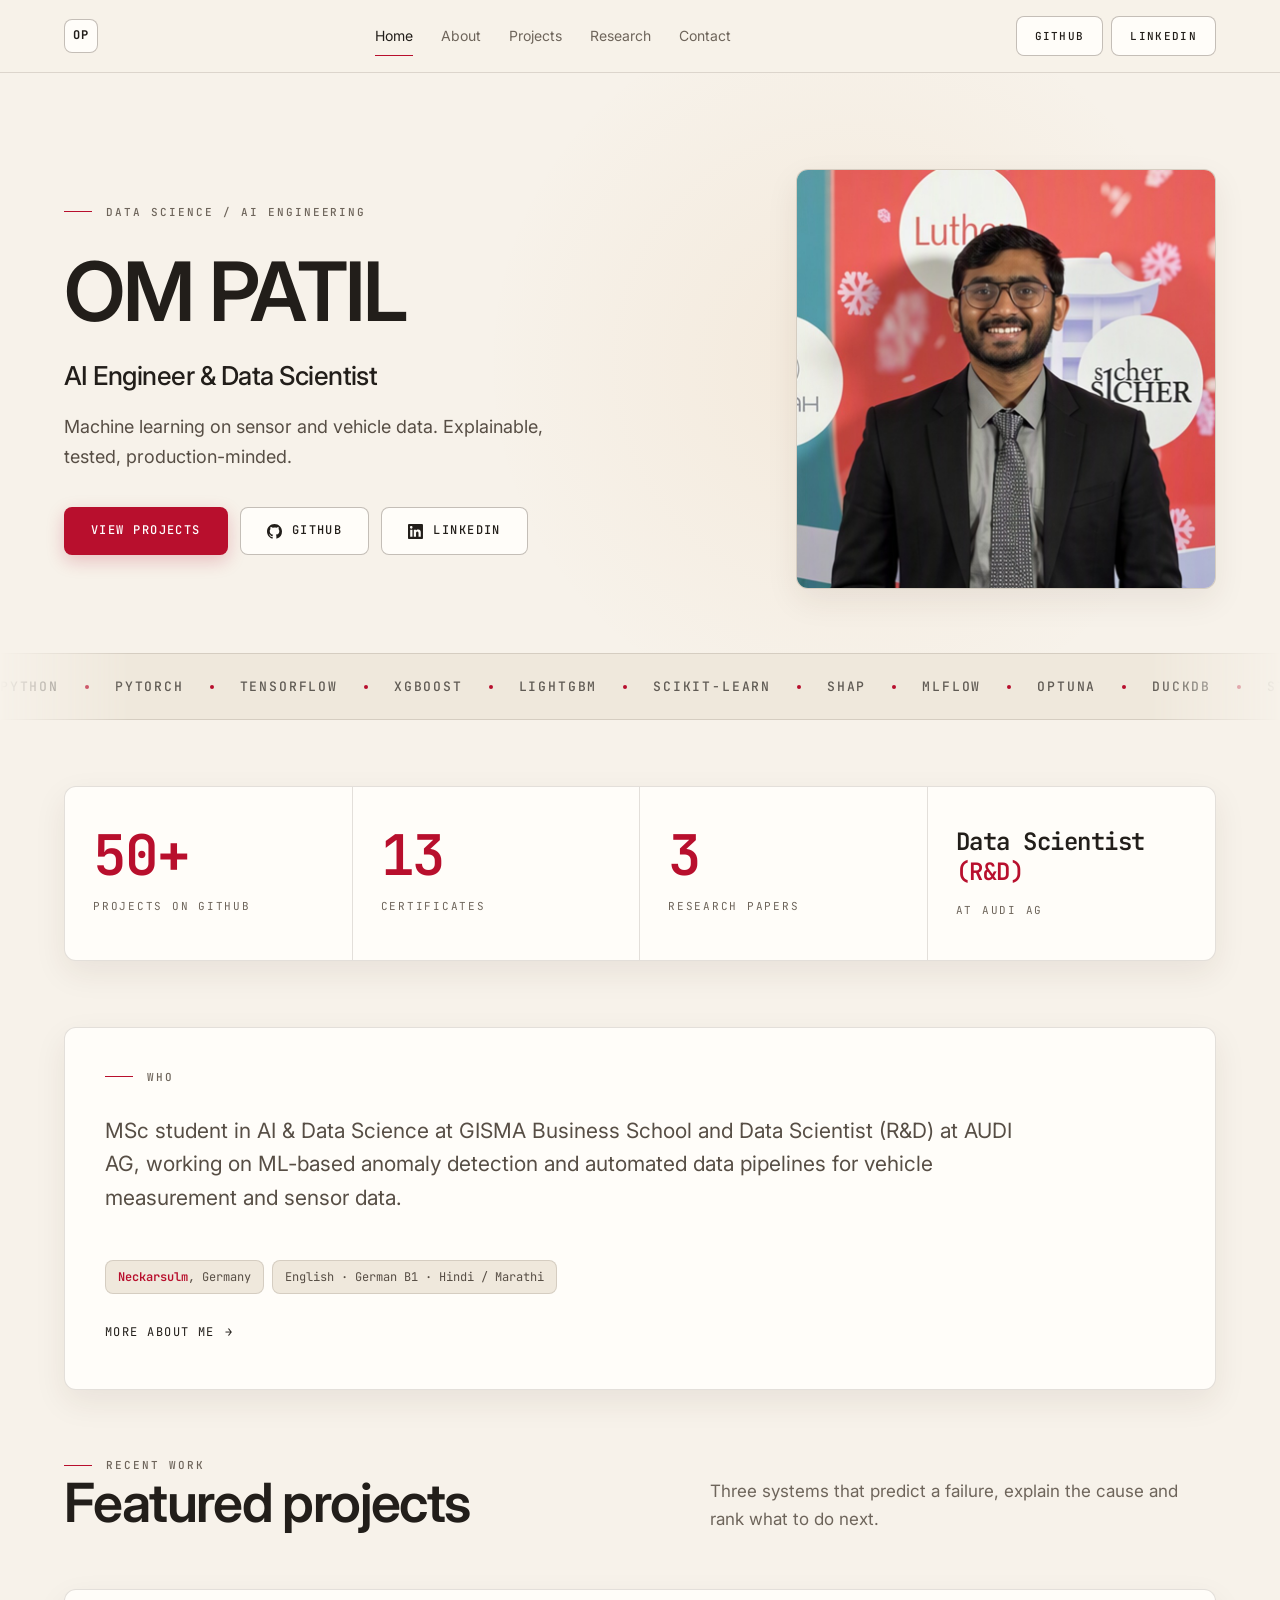
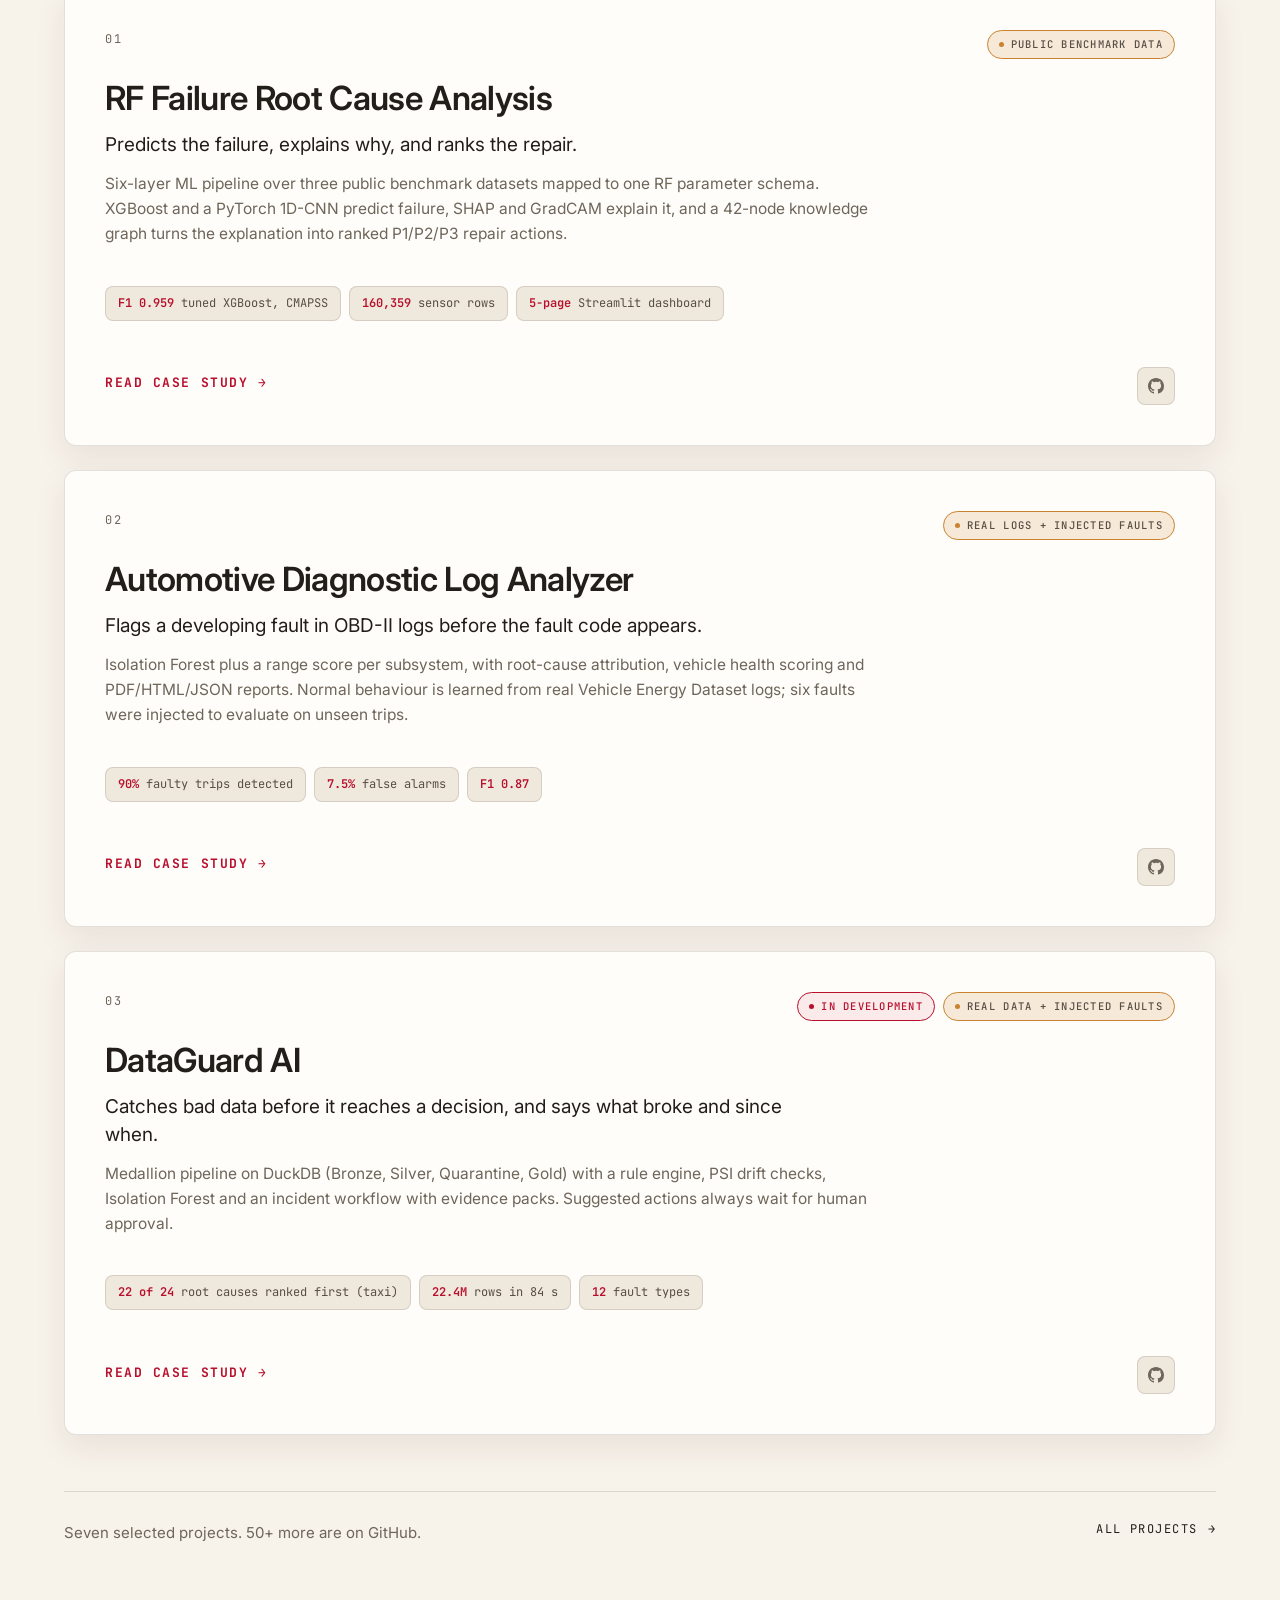
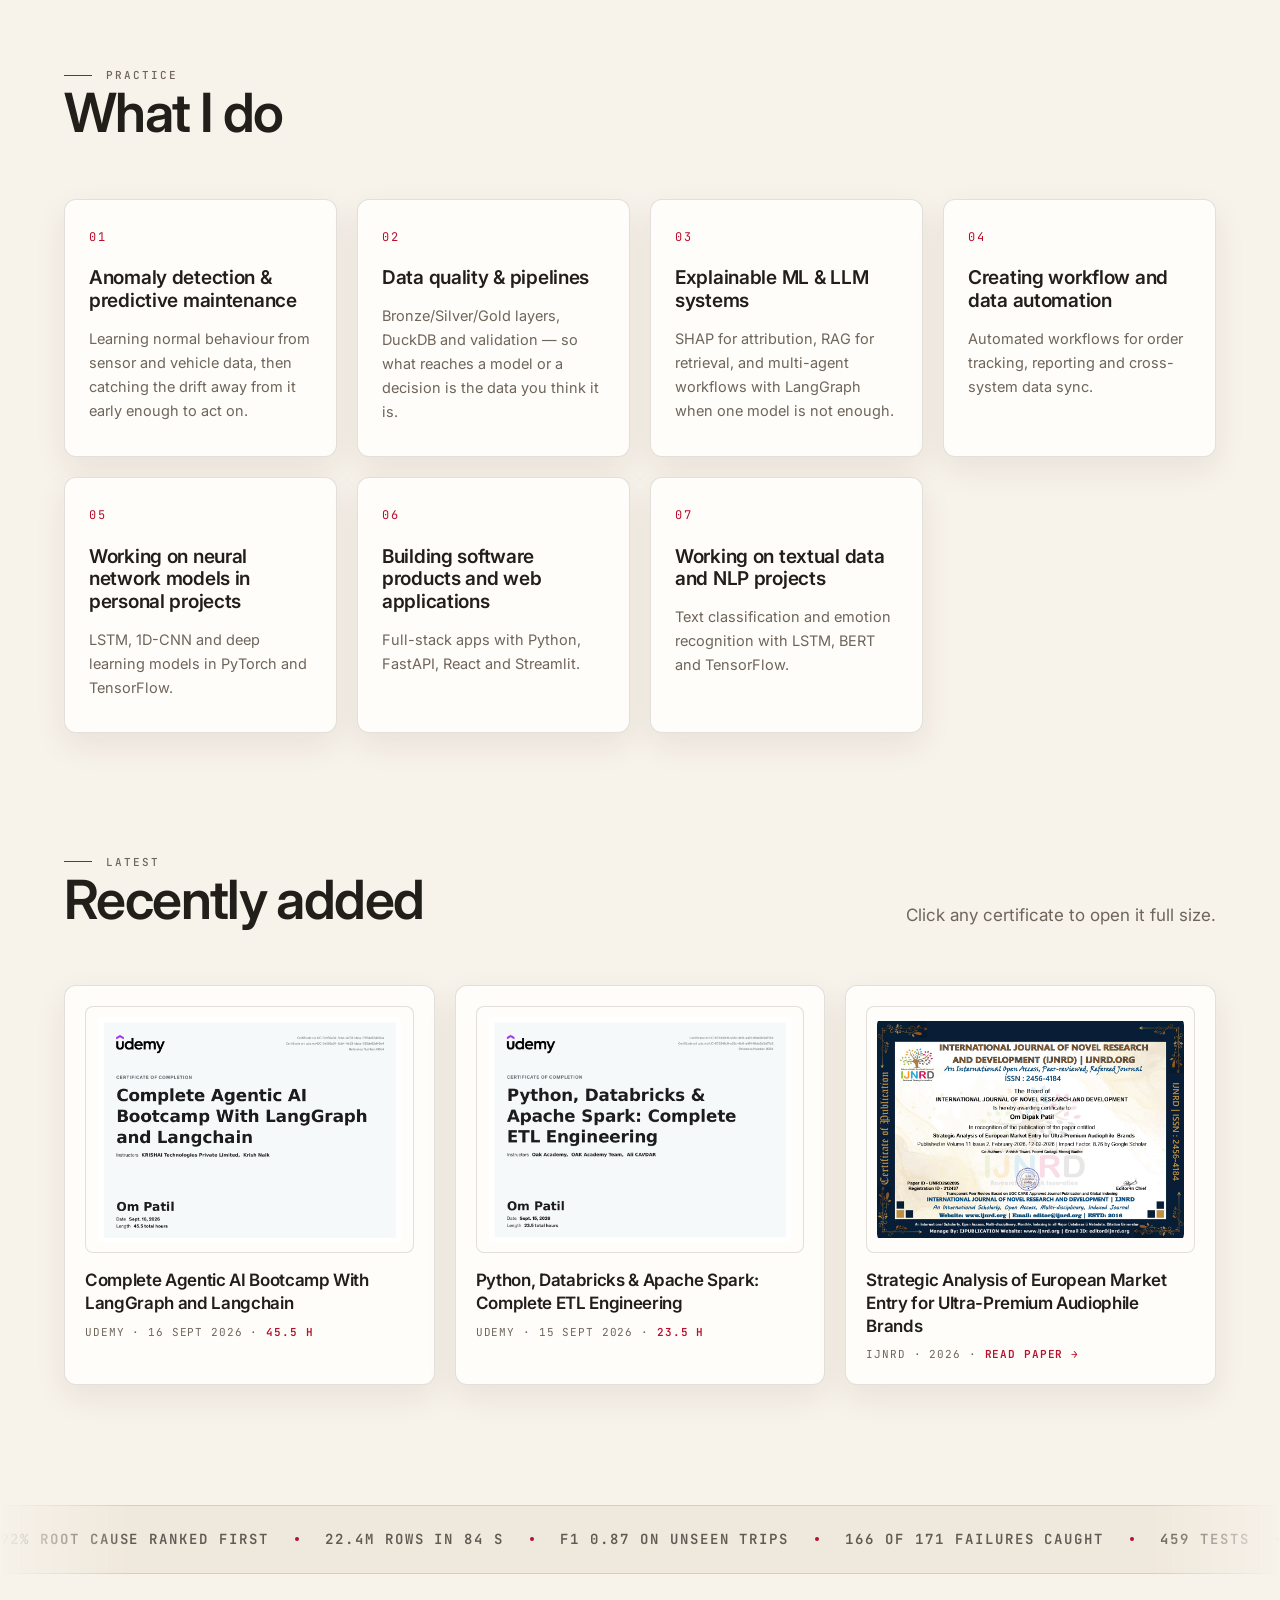
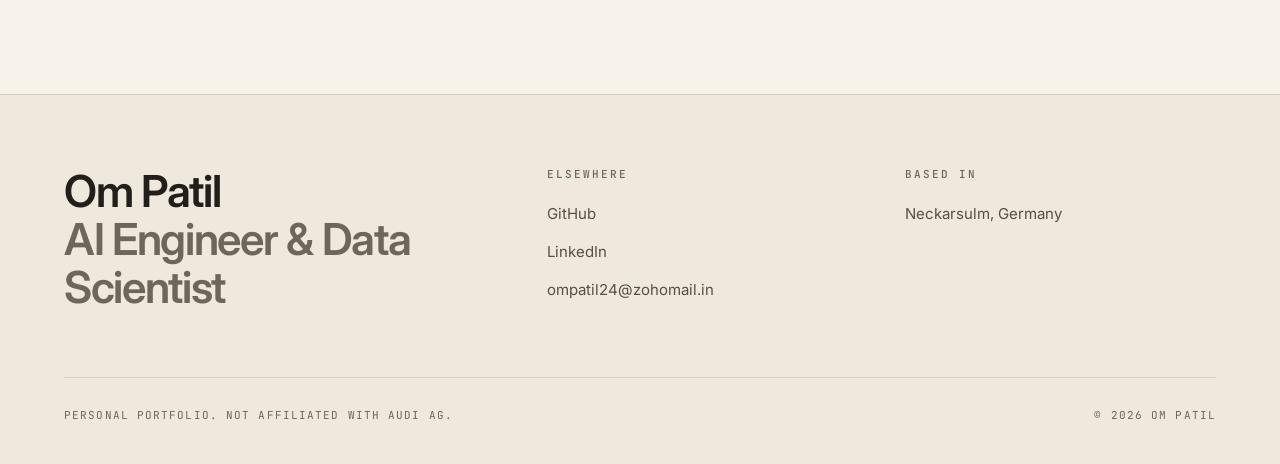
<file: index.html>
<!doctype html>
<html lang="en">
<head>
<meta charset="utf-8">
<meta name="viewport" content="width=device-width, initial-scale=1">
<title>Om Patil — AI Engineer &amp; Data Scientist</title>
<meta name="description" content="Om Patil builds machine learning on sensor and vehicle data: anomaly detection, data quality pipelines and explainable ML. Seven selected projects in depth, with 50+ more on GitHub.">
<link rel="preconnect" href="https://fonts.googleapis.com">
<link rel="preconnect" href="https://fonts.gstatic.com" crossorigin>
<link href="https://fonts.googleapis.com/css2?family=Inter:wght@400;500;600;700&family=JetBrains+Mono:wght@400;500;600;700&display=swap" rel="stylesheet">
<link rel="stylesheet" href="assets/css/styles.css">
</head>
<body>
<a class="skip-link" href="#main">Skip to content</a>

<header class="header">
  <div class="wrap header__inner">
    <a class="logo" href="index.html" aria-label="Om Patil — home">
      <span class="logo__mark" aria-hidden="true">OP</span>
    </a>
    <nav class="nav" aria-label="Primary">
      <a class="nav__link" href="index.html" aria-current="page">Home</a>
      <a class="nav__link" href="about.html">About</a>
      <a class="nav__link" href="projects.html">Projects</a>
      <a class="nav__link" href="research.html">Research</a>
      <a class="nav__link" href="contact.html">Contact</a>
    </nav>
    <div class="header__actions">
      <a class="btn btn--ghost btn--sm" href="https://github.com/OmPatil2806" target="_blank" rel="noopener noreferrer">GitHub</a>
      <a class="btn btn--ghost btn--sm" href="https://www.linkedin.com/in/om-patil-039863369/" target="_blank" rel="noopener noreferrer">LinkedIn</a>
    </div>
    <button class="burger" type="button" data-burger aria-expanded="false" aria-controls="mobile-menu" aria-label="Open menu"><span></span></button>
  </div>
</header>

<div class="mobile-menu" id="mobile-menu" hidden>
  <a class="mobile-menu__link" href="index.html" aria-current="page">Home</a>
  <a class="mobile-menu__link" href="about.html">About</a>
  <a class="mobile-menu__link" href="projects.html">Projects</a>
  <a class="mobile-menu__link" href="research.html">Research</a>
  <a class="mobile-menu__link" href="contact.html">Contact</a>
  <div class="mobile-menu__btns">
    <a class="btn btn--ghost" href="https://github.com/OmPatil2806" target="_blank" rel="noopener noreferrer">GitHub</a>
    <a class="btn btn--ghost" href="https://www.linkedin.com/in/om-patil-039863369/" target="_blank" rel="noopener noreferrer">LinkedIn</a>
  </div>
</div>

<main id="main">

  <!-- ===================================================== Hero -->
  <section class="hero">
    <div class="wrap hero__grid">
      <div class="hero__text">
        <p class="label">Data Science / AI Engineering</p>
        <h1>Om Patil</h1>
        <p class="hero__sub">AI Engineer &amp; Data Scientist</p>
        <p class="hero__line">Machine learning on sensor and vehicle data. Explainable, tested, production-minded.</p>
        <div class="hero__actions">
          <a class="btn btn--solid" href="projects.html">View Projects</a>
          <a class="btn btn--ghost" href="https://github.com/OmPatil2806" target="_blank" rel="noopener noreferrer">
            <svg viewBox="0 0 16 16" fill="currentColor" aria-hidden="true"><path d="M8 0C3.58 0 0 3.58 0 8c0 3.54 2.29 6.53 5.47 7.59.4.07.55-.17.55-.38 0-.19-.01-.82-.01-1.49-2.01.37-2.53-.49-2.69-.94-.09-.23-.48-.94-.82-1.13-.28-.15-.68-.52-.01-.53.63-.01 1.08.58 1.23.82.72 1.21 1.87.87 2.33.66.07-.52.28-.87.51-1.07-1.78-.2-3.64-.89-3.64-3.95 0-.87.31-1.59.82-2.15-.08-.2-.36-1.02.08-2.12 0 0 .67-.21 2.2.82a7.4 7.4 0 0 1 2-.27c.68 0 1.36.09 2 .27 1.53-1.04 2.2-.82 2.2-.82.44 1.1.16 1.92.08 2.12.51.56.82 1.27.82 2.15 0 3.07-1.87 3.75-3.65 3.95.29.25.54.73.54 1.48 0 1.07-.01 1.93-.01 2.2 0 .21.15.46.55.38A8.01 8.01 0 0 0 16 8c0-4.42-3.58-8-8-8Z"/></svg>
            GitHub
          </a>
          <a class="btn btn--ghost" href="https://www.linkedin.com/in/om-patil-039863369/" target="_blank" rel="noopener noreferrer">
            <svg viewBox="0 0 16 16" fill="currentColor" aria-hidden="true"><path d="M13.6 13.6h-2.37V9.89c0-.88-.02-2.02-1.23-2.02-1.23 0-1.42.96-1.42 1.96v3.77H6.21V6h2.28v1.04h.03c.32-.6 1.09-1.23 2.25-1.23 2.4 0 2.85 1.58 2.85 3.64v4.15ZM3.56 4.96a1.38 1.38 0 1 1 0-2.75 1.38 1.38 0 0 1 0 2.75ZM4.75 13.6H2.36V6h2.39v7.6ZM14.79 0H1.17C.52 0 0 .51 0 1.14v13.72C0 15.49.52 16 1.17 16h13.62c.65 0 1.18-.51 1.18-1.14V1.14C15.97.51 15.44 0 14.79 0Z"/></svg>
            LinkedIn
          </a>
        </div>
      </div>

      <figure class="hero__portrait">
        <img src="assets/img/om-portrait.jpg" alt="Om Patil" width="840" height="840" fetchpriority="high" decoding="async">
      </figure>
    </div>
  </section>

  <!-- ===================================================== Stack marquee -->
  <div class="marquee" aria-label="Technology stack">
    <div class="marquee__track">
      <div class="marquee__group">
        <span class="marquee__item">Python</span><span class="marquee__item">PyTorch</span><span class="marquee__item">TensorFlow</span><span class="marquee__item">XGBoost</span><span class="marquee__item">LightGBM</span><span class="marquee__item">scikit-learn</span><span class="marquee__item">SHAP</span><span class="marquee__item">MLflow</span><span class="marquee__item">Optuna</span><span class="marquee__item">DuckDB</span><span class="marquee__item">Streamlit</span><span class="marquee__item">FastAPI</span><span class="marquee__item">React</span><span class="marquee__item">LangChain</span><span class="marquee__item">LangGraph</span><span class="marquee__item">Qdrant</span><span class="marquee__item">Databricks</span><span class="marquee__item">Apache Spark</span>
      </div>
      <div class="marquee__group marquee__group--dupe" aria-hidden="true">
        <span class="marquee__item">Python</span><span class="marquee__item">PyTorch</span><span class="marquee__item">TensorFlow</span><span class="marquee__item">XGBoost</span><span class="marquee__item">LightGBM</span><span class="marquee__item">scikit-learn</span><span class="marquee__item">SHAP</span><span class="marquee__item">MLflow</span><span class="marquee__item">Optuna</span><span class="marquee__item">DuckDB</span><span class="marquee__item">Streamlit</span><span class="marquee__item">FastAPI</span><span class="marquee__item">React</span><span class="marquee__item">LangChain</span><span class="marquee__item">LangGraph</span><span class="marquee__item">Qdrant</span><span class="marquee__item">Databricks</span><span class="marquee__item">Apache Spark</span>
      </div>
    </div>
  </div>

  <!-- ===================================================== Stats -->
  <section class="section section--tight">
    <div class="wrap">
      <div class="stats reveal">
        <div class="stat">
          <div class="stat__num">50+</div>
          <div class="stat__label">Projects on GitHub</div>
        </div>
        <div class="stat">
          <div class="stat__num">13</div>
          <div class="stat__label">Certificates</div>
        </div>
        <div class="stat">
          <div class="stat__num">3</div>
          <div class="stat__label">Research papers</div>
        </div>
        <div class="stat">
          <div class="stat__num stat__num--text">Data Scientist <em>(R&amp;D)</em></div>
          <div class="stat__label">at AUDI AG</div>
        </div>
      </div>
    </div>
  </section>

  <!-- ===================================================== Who -->
  <section class="section section--tight">
    <div class="wrap">
      <div class="card reveal" style="padding:40px">
        <p class="label">Who</p>
        <p class="lede" style="max-width:72ch">MSc student in AI &amp; Data Science at GISMA Business School and Data Scientist (R&amp;D) at AUDI AG, working on ML-based anomaly detection and automated data pipelines for vehicle measurement and sensor data.</p>
        <div class="metrics">
          <span class="metric"><b>Neckarsulm</b>, Germany</span>
          <span class="metric">English · German B1 · Hindi / Marathi</span>
        </div>
        <div><a class="tlink" href="about.html">More about me <span class="arr">→</span></a></div>
      </div>
    </div>
  </section>

  <!-- ===================================================== Featured projects -->
  <section class="section">
    <div class="wrap">
      <div class="section-head reveal">
        <div>
          <p class="label">Recent work</p>
          <h2>Featured projects</h2>
        </div>
        <p>Three systems that predict a failure, explain the cause and rank what to do next.</p>
      </div>

      <div class="featured-grid">

        <article class="card reveal">
          <div class="card__top">
            <span class="card__index">01</span>
            <span class="badge">Public benchmark data</span>
          </div>
          <h3><a class="card__link" href="rf-failure-rca.html">RF Failure Root Cause Analysis</a></h3>
          <p class="card__headline">Predicts the failure, explains why, and ranks the repair.</p>
          <p class="card__desc">Six-layer ML pipeline over three public benchmark datasets mapped to one RF parameter schema. XGBoost and a PyTorch 1D-CNN predict failure, SHAP and GradCAM explain it, and a 42-node knowledge graph turns the explanation into ranked P1/P2/P3 repair actions.</p>
          <ul class="metrics">
            <li class="metric"><b>F1 0.959</b> tuned XGBoost, CMAPSS</li>
            <li class="metric"><b>160,359</b> sensor rows</li>
            <li class="metric"><b>5-page</b> Streamlit dashboard</li>
          </ul>
          <div class="card__foot">
            <span class="tlink" aria-hidden="true">Read case study <span class="arr">→</span></span>
            <a class="icon-link" href="https://github.com/OmPatil2806/AI-Driven-RF-Component-Failure-Root-Cause-Analysis-Diagnosis-System" target="_blank" rel="noopener noreferrer" aria-label="RF Failure Root Cause Analysis on GitHub">
              <svg viewBox="0 0 16 16" fill="currentColor" aria-hidden="true"><path d="M8 0C3.58 0 0 3.58 0 8c0 3.54 2.29 6.53 5.47 7.59.4.07.55-.17.55-.38 0-.19-.01-.82-.01-1.49-2.01.37-2.53-.49-2.69-.94-.09-.23-.48-.94-.82-1.13-.28-.15-.68-.52-.01-.53.63-.01 1.08.58 1.23.82.72 1.21 1.87.87 2.33.66.07-.52.28-.87.51-1.07-1.78-.2-3.64-.89-3.64-3.95 0-.87.31-1.59.82-2.15-.08-.2-.36-1.02.08-2.12 0 0 .67-.21 2.2.82a7.4 7.4 0 0 1 2-.27c.68 0 1.36.09 2 .27 1.53-1.04 2.2-.82 2.2-.82.44 1.1.16 1.92.08 2.12.51.56.82 1.27.82 2.15 0 3.07-1.87 3.75-3.65 3.95.29.25.54.73.54 1.48 0 1.07-.01 1.93-.01 2.2 0 .21.15.46.55.38A8.01 8.01 0 0 0 16 8c0-4.42-3.58-8-8-8Z"/></svg>
            </a>
          </div>
        </article>

        <article class="card reveal">
          <div class="card__top">
            <span class="card__index">02</span>
            <span class="badge">Real logs + injected faults</span>
          </div>
          <h3><a class="card__link" href="log-analyzer.html">Automotive Diagnostic Log Analyzer</a></h3>
          <p class="card__headline">Flags a developing fault in OBD-II logs before the fault code appears.</p>
          <p class="card__desc">Isolation Forest plus a range score per subsystem, with root-cause attribution, vehicle health scoring and PDF/HTML/JSON reports. Normal behaviour is learned from real Vehicle Energy Dataset logs; six faults were injected to evaluate on unseen trips.</p>
          <ul class="metrics">
            <li class="metric"><b>90%</b> faulty trips detected</li>
            <li class="metric"><b>7.5%</b> false alarms</li>
            <li class="metric"><b>F1 0.87</b></li>
          </ul>
          <div class="card__foot">
            <span class="tlink" aria-hidden="true">Read case study <span class="arr">→</span></span>
            <a class="icon-link" href="https://github.com/OmPatil2806/Automative-Diagnostic--log-analyzer" target="_blank" rel="noopener noreferrer" aria-label="Automotive Diagnostic Log Analyzer on GitHub">
              <svg viewBox="0 0 16 16" fill="currentColor" aria-hidden="true"><path d="M8 0C3.58 0 0 3.58 0 8c0 3.54 2.29 6.53 5.47 7.59.4.07.55-.17.55-.38 0-.19-.01-.82-.01-1.49-2.01.37-2.53-.49-2.69-.94-.09-.23-.48-.94-.82-1.13-.28-.15-.68-.52-.01-.53.63-.01 1.08.58 1.23.82.72 1.21 1.87.87 2.33.66.07-.52.28-.87.51-1.07-1.78-.2-3.64-.89-3.64-3.95 0-.87.31-1.59.82-2.15-.08-.2-.36-1.02.08-2.12 0 0 .67-.21 2.2.82a7.4 7.4 0 0 1 2-.27c.68 0 1.36.09 2 .27 1.53-1.04 2.2-.82 2.2-.82.44 1.1.16 1.92.08 2.12.51.56.82 1.27.82 2.15 0 3.07-1.87 3.75-3.65 3.95.29.25.54.73.54 1.48 0 1.07-.01 1.93-.01 2.2 0 .21.15.46.55.38A8.01 8.01 0 0 0 16 8c0-4.42-3.58-8-8-8Z"/></svg>
            </a>
          </div>
        </article>

        <article class="card reveal">
          <div class="card__top">
            <span class="card__index">03</span>
            <div class="badge-row">
              <span class="badge badge--dev">In development</span>
              <span class="badge">Real data + injected faults</span>
            </div>
          </div>
          <h3><a class="card__link" href="dataguard-ai.html">DataGuard AI</a></h3>
          <p class="card__headline">Catches bad data before it reaches a decision, and says what broke and since when.</p>
          <p class="card__desc">Medallion pipeline on DuckDB (Bronze, Silver, Quarantine, Gold) with a rule engine, PSI drift checks, Isolation Forest and an incident workflow with evidence packs. Suggested actions always wait for human approval.</p>
          <ul class="metrics">
            <li class="metric"><b>22 of 24</b> root causes ranked first (taxi)</li>
            <li class="metric"><b>22.4M</b> rows in 84 s</li>
            <li class="metric"><b>12</b> fault types</li>
          </ul>
          <div class="card__foot">
            <span class="tlink" aria-hidden="true">Read case study <span class="arr">→</span></span>
            <a class="icon-link" href="https://github.com/OmPatil2806/DataGuard-AI-Intelligent-Data-Quality-Monitoring" target="_blank" rel="noopener noreferrer" aria-label="DataGuard AI on GitHub">
              <svg viewBox="0 0 16 16" fill="currentColor" aria-hidden="true"><path d="M8 0C3.58 0 0 3.58 0 8c0 3.54 2.29 6.53 5.47 7.59.4.07.55-.17.55-.38 0-.19-.01-.82-.01-1.49-2.01.37-2.53-.49-2.69-.94-.09-.23-.48-.94-.82-1.13-.28-.15-.68-.52-.01-.53.63-.01 1.08.58 1.23.82.72 1.21 1.87.87 2.33.66.07-.52.28-.87.51-1.07-1.78-.2-3.64-.89-3.64-3.95 0-.87.31-1.59.82-2.15-.08-.2-.36-1.02.08-2.12 0 0 .67-.21 2.2.82a7.4 7.4 0 0 1 2-.27c.68 0 1.36.09 2 .27 1.53-1.04 2.2-.82 2.2-.82.44 1.1.16 1.92.08 2.12.51.56.82 1.27.82 2.15 0 3.07-1.87 3.75-3.65 3.95.29.25.54.73.54 1.48 0 1.07-.01 1.93-.01 2.2 0 .21.15.46.55.38A8.01 8.01 0 0 0 16 8c0-4.42-3.58-8-8-8Z"/></svg>
            </a>
          </div>
        </article>

      </div>

      <div class="more-row reveal">
        <p>Seven selected projects. 50+ more are on GitHub.</p>
        <a class="tlink" href="projects.html">All projects <span class="arr">→</span></a>
      </div>
    </div>
  </section>

  <!-- ===================================================== What I do -->
  <section class="section">
    <div class="wrap">
      <div class="section-head reveal">
        <div>
          <p class="label">Practice</p>
          <h2>What I do</h2>
        </div>
      </div>
      <div class="cols cols--4">
        <div class="col reveal">
          <div class="col__num">01</div>
          <h3>Anomaly detection &amp; predictive maintenance</h3>
          <p>Learning normal behaviour from sensor and vehicle data, then catching the drift away from it early enough to act on.</p>
        </div>
        <div class="col reveal">
          <div class="col__num">02</div>
          <h3>Data quality &amp; pipelines</h3>
          <p>Bronze/Silver/Gold layers, DuckDB and validation — so what reaches a model or a decision is the data you think it is.</p>
        </div>
        <div class="col reveal">
          <div class="col__num">03</div>
          <h3>Explainable ML &amp; LLM systems</h3>
          <p>SHAP for attribution, RAG for retrieval, and multi-agent workflows with LangGraph when one model is not enough.</p>
        </div>
        <div class="col reveal">
          <div class="col__num">04</div>
          <h3>Creating workflow and data automation</h3>
          <p>Automated workflows for order tracking, reporting and cross-system data sync.</p>
        </div>
        <div class="col reveal">
          <div class="col__num">05</div>
          <h3>Working on neural network models in personal projects</h3>
          <p>LSTM, 1D-CNN and deep learning models in PyTorch and TensorFlow.</p>
        </div>
        <div class="col reveal">
          <div class="col__num">06</div>
          <h3>Building software products and web applications</h3>
          <p>Full-stack apps with Python, FastAPI, React and Streamlit.</p>
        </div>
        <div class="col reveal">
          <div class="col__num">07</div>
          <h3>Working on textual data and NLP projects</h3>
          <p>Text classification and emotion recognition with LSTM, BERT and TensorFlow.</p>
        </div>
      </div>
    </div>
  </section>

  <!-- ===================================================== Latest -->
  <section class="section">
    <div class="wrap">
      <div class="section-head reveal">
        <div>
          <p class="label">Latest</p>
          <h2>Recently added</h2>
        </div>
        <p>Click any certificate to open it full size.</p>
      </div>
      <div class="latest">

        <article class="card reveal">
          <button class="thumb" type="button"
            data-lightbox="assets/img/certs/udemy-agentic-ai.png"
            data-lightbox-alt="Udemy certificate — Complete Agentic AI Bootcamp With LangGraph and Langchain"
            data-lightbox-caption="Complete Agentic AI Bootcamp With LangGraph and Langchain — Udemy, 16 September 2026">
            <img class="latest__img" style="margin:0;border:0;padding:0" src="assets/img/certs/udemy-agentic-ai.png" alt="Certificate — Complete Agentic AI Bootcamp With LangGraph and Langchain" loading="lazy" decoding="async" width="1122" height="832">
          </button>
          <div class="card__body" style="margin-top:16px">
            <h3>Complete Agentic AI Bootcamp With LangGraph and Langchain</h3>
            <p class="latest__meta">Udemy · 16 Sept 2026 · <span class="cert__hours">45.5 h</span></p>
          </div>
        </article>

        <article class="card reveal">
          <button class="thumb" type="button"
            data-lightbox="assets/img/certs/udemy-databricks-spark.png"
            data-lightbox-alt="Udemy certificate — Python, Databricks and Apache Spark: Complete ETL Engineering"
            data-lightbox-caption="Python, Databricks &amp; Apache Spark: Complete ETL Engineering — Udemy, 15 September 2026">
            <img class="latest__img" style="margin:0;border:0;padding:0" src="assets/img/certs/udemy-databricks-spark.png" alt="Certificate — Python, Databricks and Apache Spark: Complete ETL Engineering" loading="lazy" decoding="async" width="1012" height="752">
          </button>
          <div class="card__body" style="margin-top:16px">
            <h3>Python, Databricks &amp; Apache Spark: Complete ETL Engineering</h3>
            <p class="latest__meta">Udemy · 15 Sept 2026 · <span class="cert__hours">23.5 h</span></p>
          </div>
        </article>

        <article class="card reveal">
          <button class="thumb" type="button"
            data-lightbox="assets/img/certs/ijnrd.png"
            data-lightbox-alt="IJNRD certificate of publication — Strategic Analysis of European Market Entry for Ultra-Premium Audiophile Brands"
            data-lightbox-caption="Strategic Analysis of European Market Entry for Ultra-Premium Audiophile Brands — IJNRD, 2026">
            <img class="latest__img" style="margin:0;border:0;padding:0" src="assets/img/certs/ijnrd.png" alt="IJNRD certificate of publication — Strategic Analysis of European Market Entry for Ultra-Premium Audiophile Brands" loading="lazy" decoding="async" width="1118" height="793">
          </button>
          <div class="card__body" style="margin-top:16px">
            <h3>Strategic Analysis of European Market Entry for Ultra-Premium Audiophile Brands</h3>
            <p class="latest__meta">IJNRD · 2026 · <a class="cert__hours" href="https://ijnrd.org/papers/IJNRD2602095.pdf" target="_blank" rel="noopener noreferrer">Read paper →</a></p>
          </div>
        </article>

      </div>
    </div>
  </section>

</main>

<!-- ===================================================== Proof marquee -->
<div class="marquee marquee--reverse marquee--proof" aria-label="Selected results">
  <div class="marquee__track">
    <div class="marquee__group">
      <span class="marquee__item">92% root cause ranked first</span><span class="marquee__item">22.4M rows in 84 s</span><span class="marquee__item">F1 0.87 on unseen trips</span><span class="marquee__item">166 of 171 failures caught</span><span class="marquee__item">459 tests</span><span class="marquee__item">289 tests, 92% coverage</span><span class="marquee__item">F1 0.959 tuned XGBoost</span>
    </div>
    <div class="marquee__group marquee__group--dupe" aria-hidden="true">
      <span class="marquee__item">92% root cause ranked first</span><span class="marquee__item">22.4M rows in 84 s</span><span class="marquee__item">F1 0.87 on unseen trips</span><span class="marquee__item">166 of 171 failures caught</span><span class="marquee__item">459 tests</span><span class="marquee__item">289 tests, 92% coverage</span><span class="marquee__item">F1 0.959 tuned XGBoost</span>
    </div>
  </div>
</div>

<footer class="footer">
  <div class="wrap">
    <div class="footer__grid">
      <div>
        <p class="footer__word">Om Patil<br><span>AI Engineer &amp; Data Scientist</span></p>
      </div>
      <div>
        <h4>Elsewhere</h4>
        <ul class="footer__list">
          <li><a href="https://github.com/OmPatil2806" target="_blank" rel="noopener noreferrer">GitHub</a></li>
          <li><a href="https://www.linkedin.com/in/om-patil-039863369/" target="_blank" rel="noopener noreferrer">LinkedIn</a></li>
          <li><a href="mailto:ompatil24@zohomail.in">ompatil24@zohomail.in</a></li>
        </ul>
      </div>
      <div>
        <h4>Based in</h4>
        <ul class="footer__list">
          <li><span>Neckarsulm, Germany</span></li>
        </ul>
      </div>
    </div>
    <div class="footer__bottom">
      <span>Personal portfolio. Not affiliated with AUDI AG.</span>
      <span>&copy; <span data-year>2026</span> Om Patil</span>
    </div>
  </div>
</footer>

<script src="assets/js/main.js" defer></script>
</body>
</html>
</file>
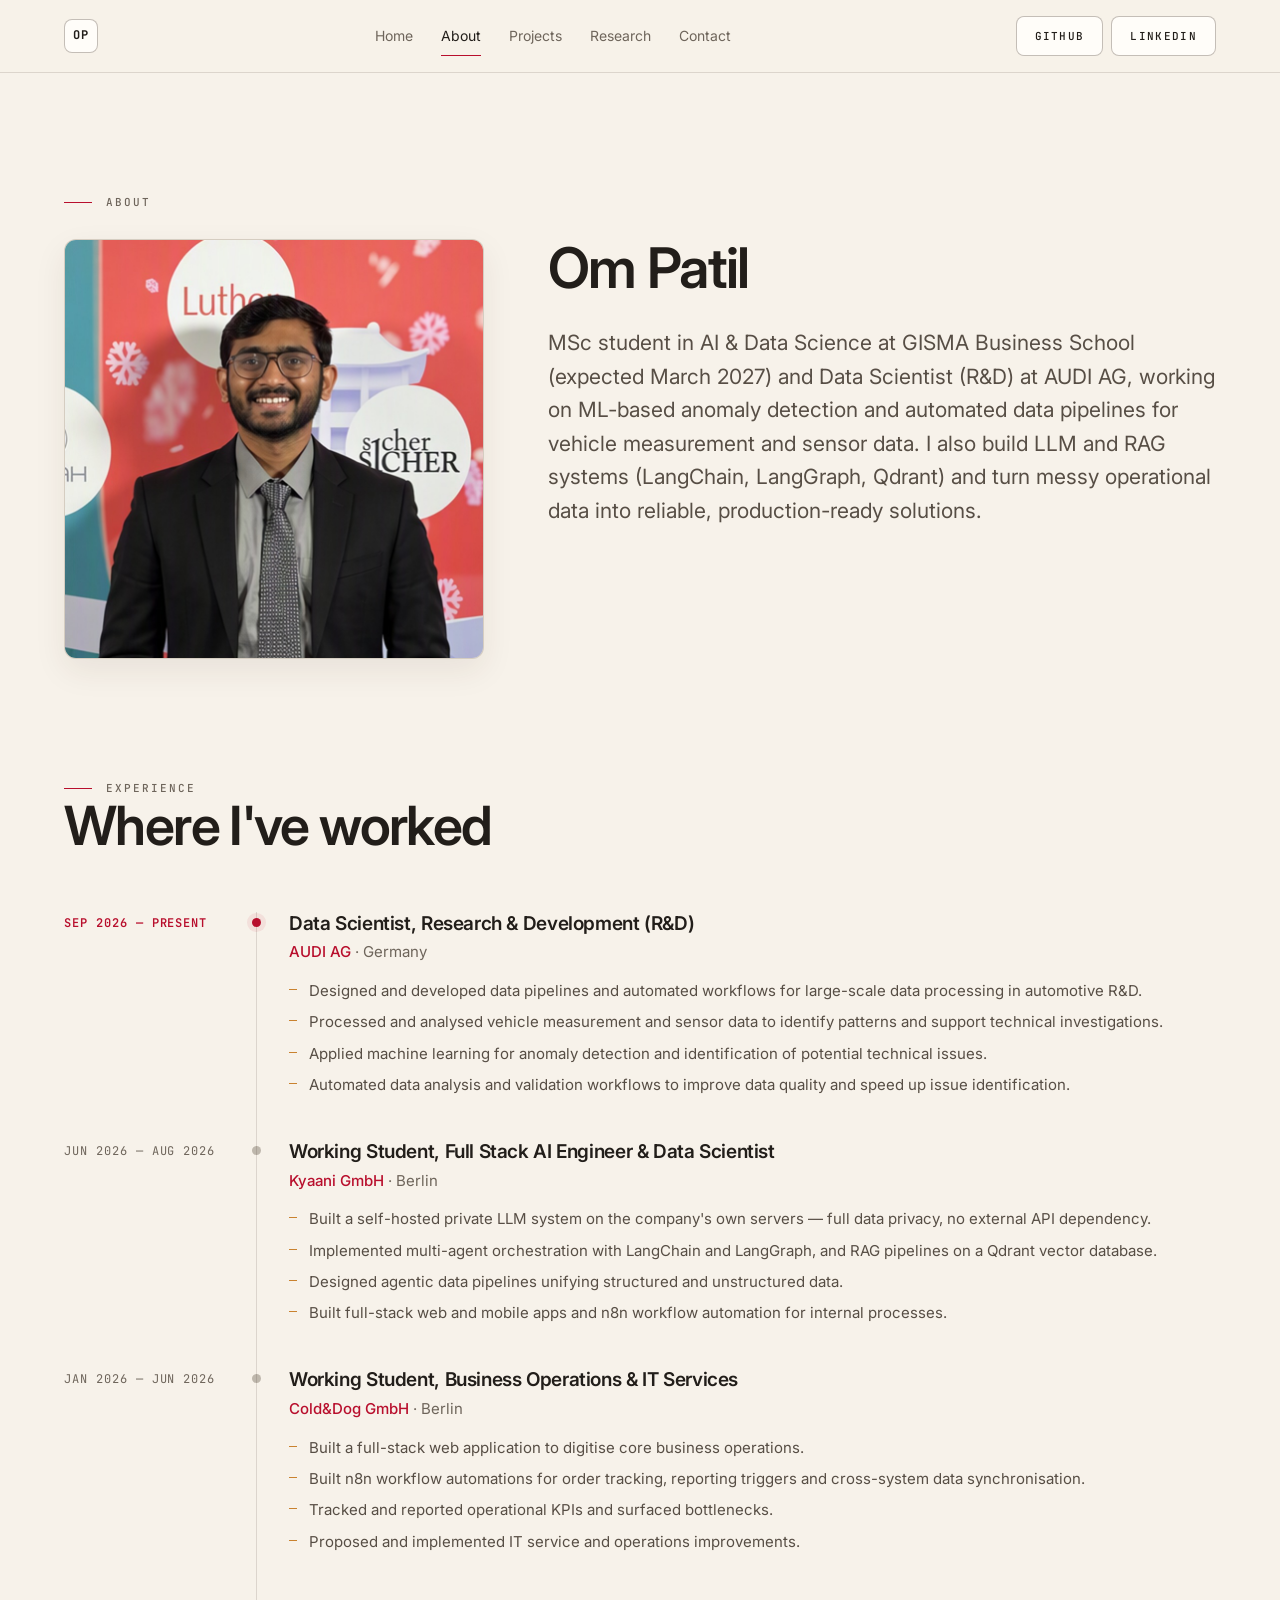
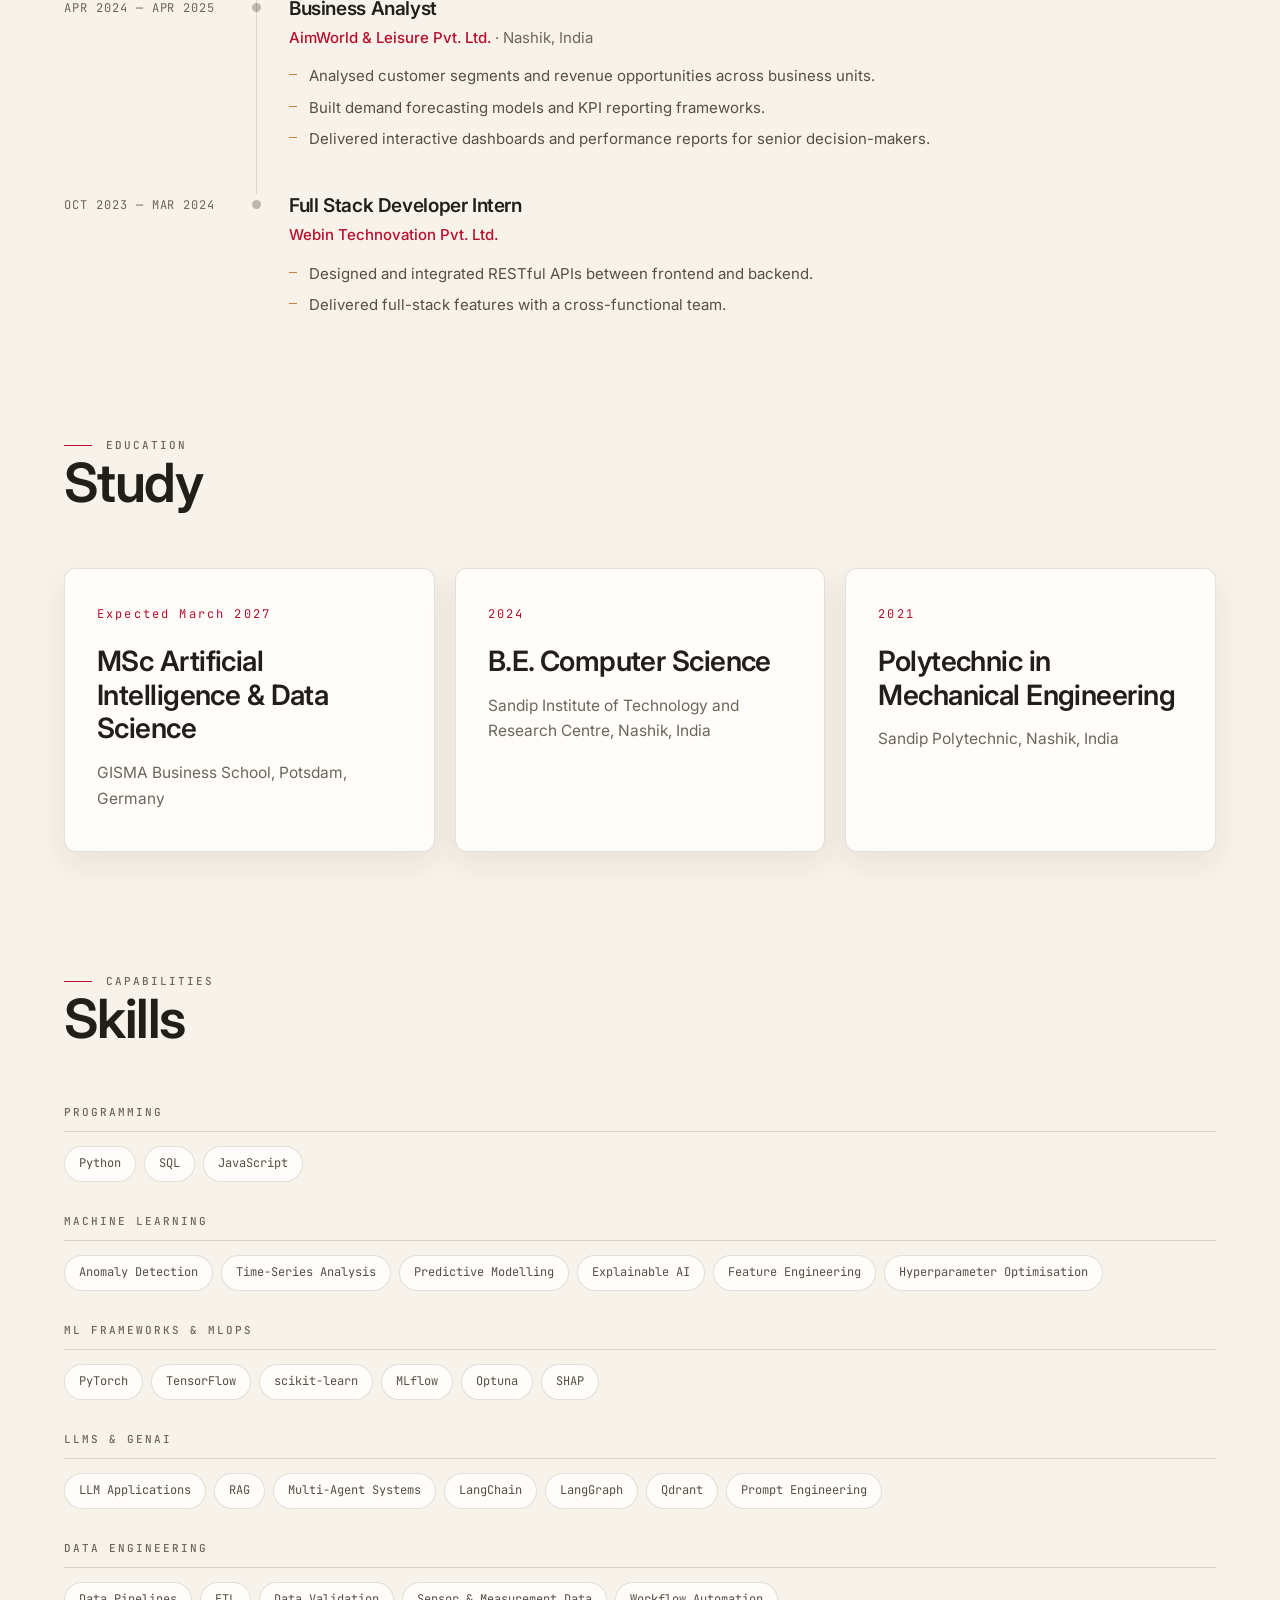
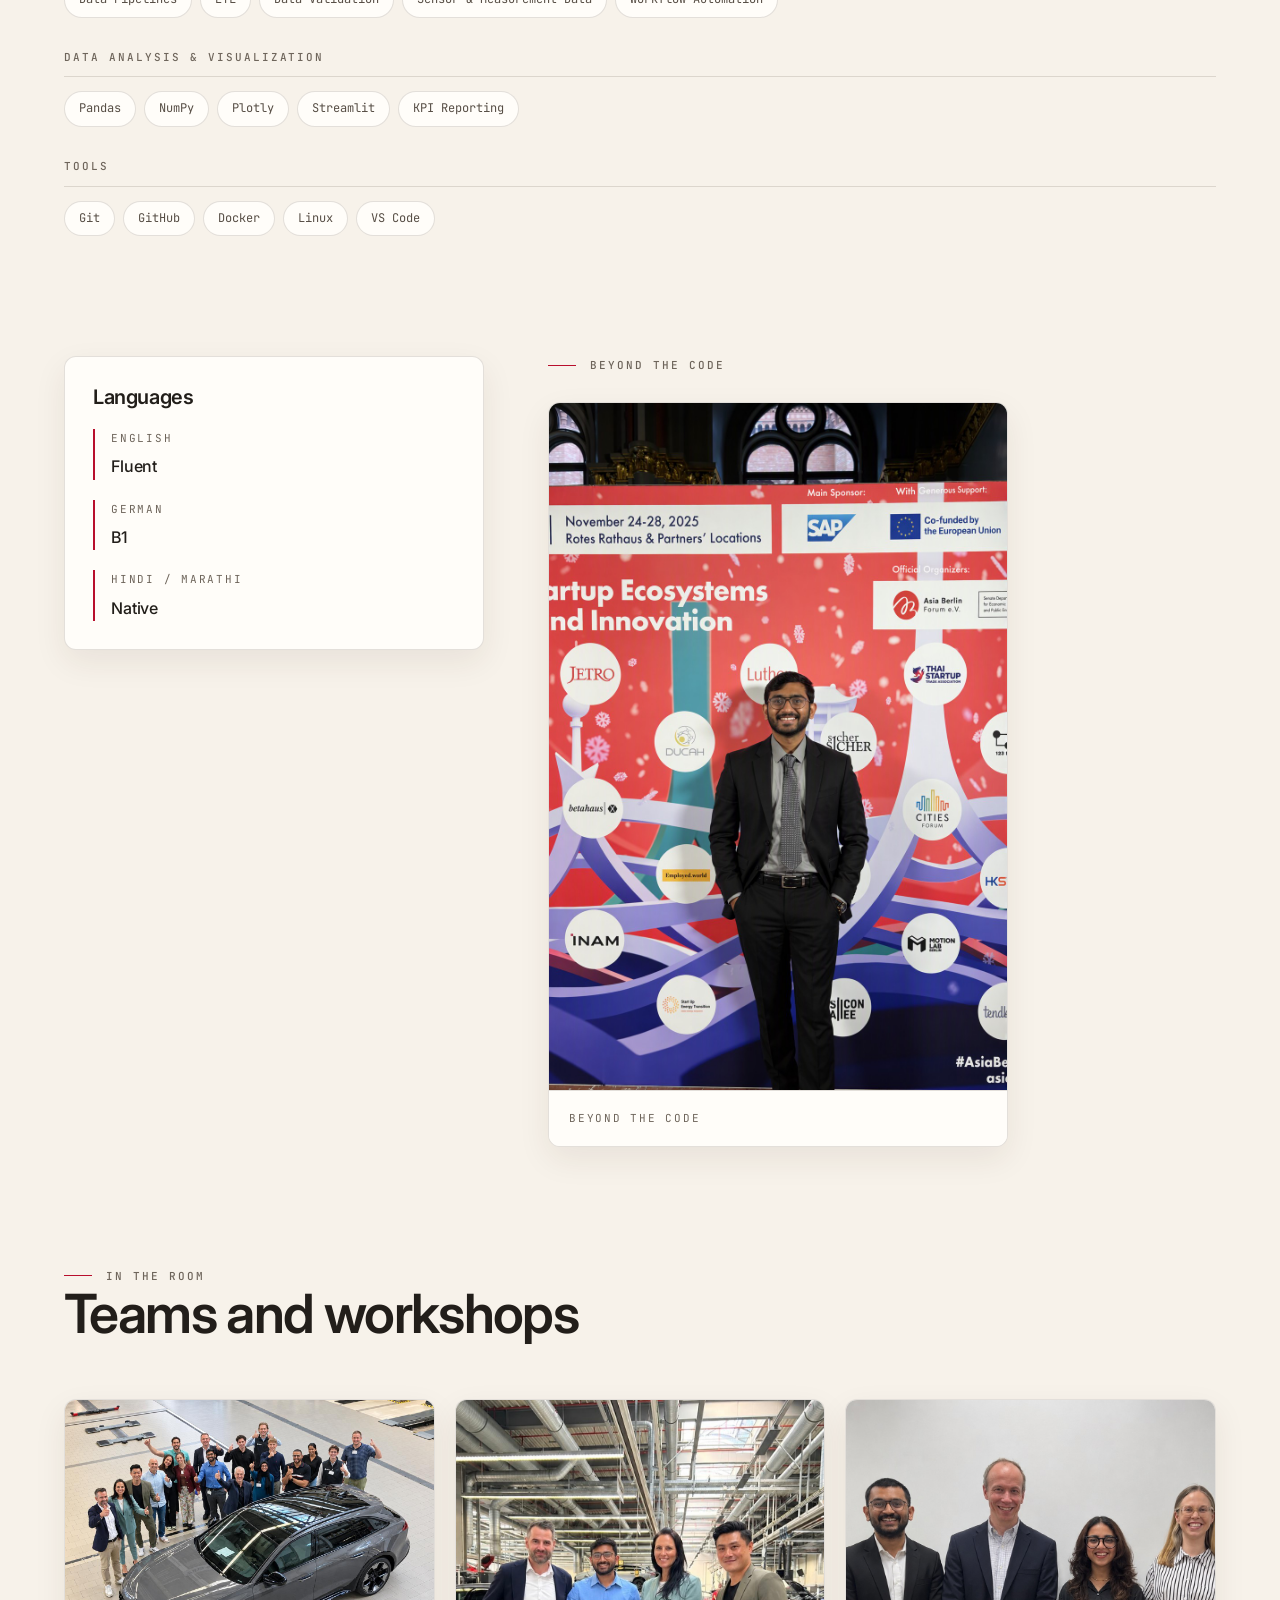
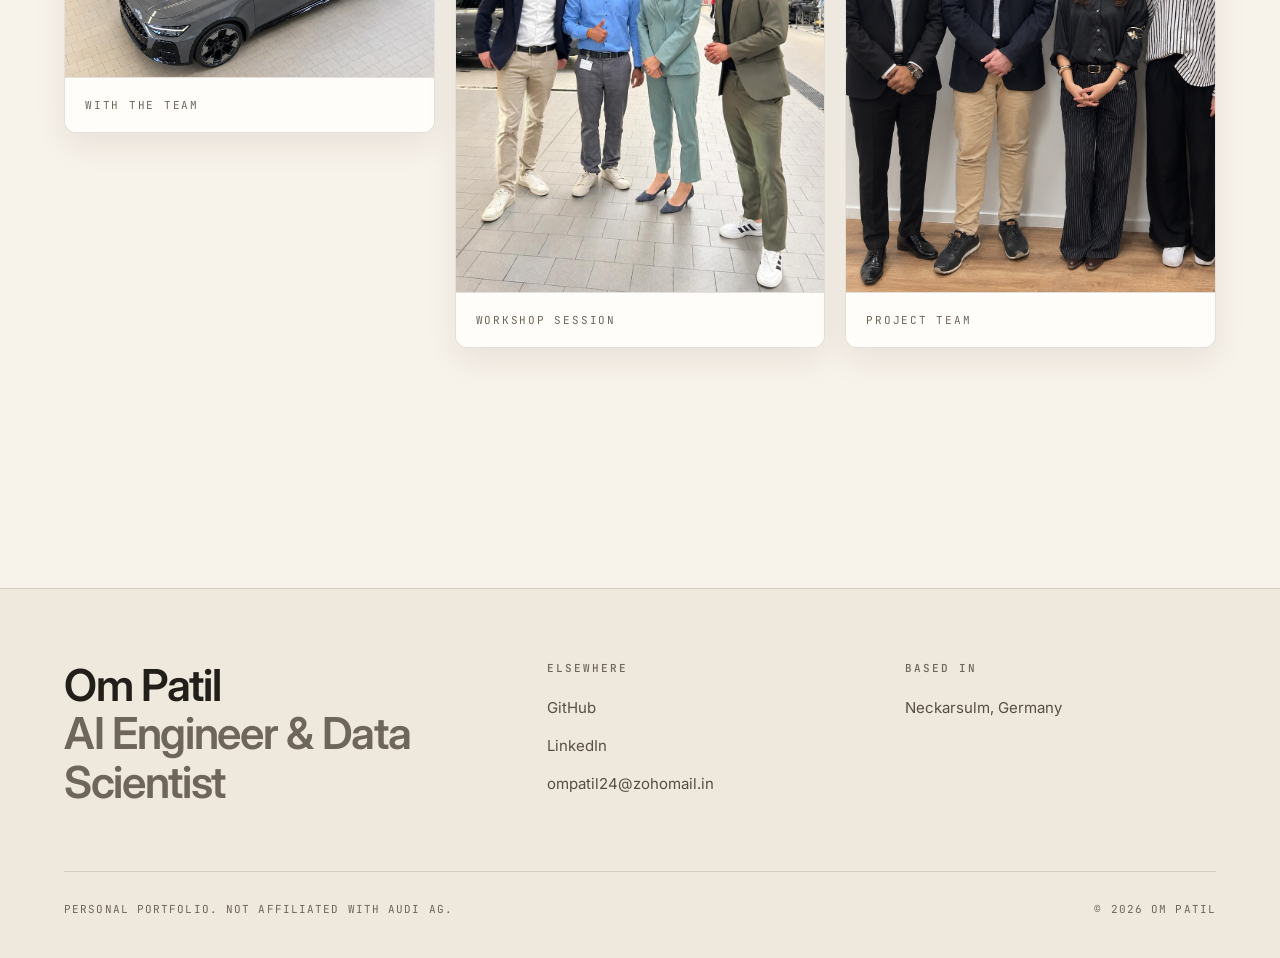
<file: about.html>
<!doctype html>
<html lang="en">
<head>
<meta charset="utf-8">
<meta name="viewport" content="width=device-width, initial-scale=1">
<title>About — Om Patil</title>
<meta name="description" content="Om Patil is an MSc student in AI &amp; Data Science at GISMA Business School and a Data Scientist (R&amp;D) at AUDI AG, working on anomaly detection and automated data pipelines for vehicle and sensor data.">
<link rel="preconnect" href="https://fonts.googleapis.com">
<link rel="preconnect" href="https://fonts.gstatic.com" crossorigin>
<link href="https://fonts.googleapis.com/css2?family=Inter:wght@400;500;600;700&family=JetBrains+Mono:wght@400;500;600;700&display=swap" rel="stylesheet">
<link rel="stylesheet" href="assets/css/styles.css">
</head>
<body>
<a class="skip-link" href="#main">Skip to content</a>

<header class="header">
  <div class="wrap header__inner">
    <a class="logo" href="index.html" aria-label="Om Patil — home">
      <span class="logo__mark" aria-hidden="true">OP</span>
    </a>
    <nav class="nav" aria-label="Primary">
      <a class="nav__link" href="index.html">Home</a>
      <a class="nav__link" href="about.html" aria-current="page">About</a>
      <a class="nav__link" href="projects.html">Projects</a>
      <a class="nav__link" href="research.html">Research</a>
      <a class="nav__link" href="contact.html">Contact</a>
    </nav>
    <div class="header__actions">
      <a class="btn btn--ghost btn--sm" href="https://github.com/OmPatil2806" target="_blank" rel="noopener noreferrer">GitHub</a>
      <a class="btn btn--ghost btn--sm" href="https://www.linkedin.com/in/om-patil-039863369/" target="_blank" rel="noopener noreferrer">LinkedIn</a>
    </div>
    <button class="burger" type="button" data-burger aria-expanded="false" aria-controls="mobile-menu" aria-label="Open menu"><span></span></button>
  </div>
</header>

<div class="mobile-menu" id="mobile-menu" hidden>
  <a class="mobile-menu__link" href="index.html">Home</a>
  <a class="mobile-menu__link" href="about.html" aria-current="page">About</a>
  <a class="mobile-menu__link" href="projects.html">Projects</a>
  <a class="mobile-menu__link" href="research.html">Research</a>
  <a class="mobile-menu__link" href="contact.html">Contact</a>
  <div class="mobile-menu__btns">
    <a class="btn btn--ghost" href="https://github.com/OmPatil2806" target="_blank" rel="noopener noreferrer">GitHub</a>
    <a class="btn btn--ghost" href="https://www.linkedin.com/in/om-patil-039863369/" target="_blank" rel="noopener noreferrer">LinkedIn</a>
  </div>
</div>

<main id="main">

  <section class="section">
    <div class="wrap">
      <p class="label reveal">About</p>
      <div class="about-grid">

        <figure class="portrait reveal" style="margin:0">
          <img src="assets/img/om-portrait.jpg" alt="Om Patil" width="840" height="840" loading="eager" decoding="async">
        </figure>

        <div class="reveal">
          <h1 style="font-size:clamp(34px,4.6vw,56px);margin-bottom:28px">Om Patil</h1>
          <p class="lede">MSc student in AI &amp; Data Science at GISMA Business School (expected March 2027) and Data Scientist (R&amp;D) at AUDI AG, working on ML-based anomaly detection and automated data pipelines for vehicle measurement and sensor data. I also build LLM and RAG systems (LangChain, LangGraph, Qdrant) and turn messy operational data into reliable, production-ready solutions.</p>
        </div>

      </div>
    </div>
  </section>

  <!-- ===================================================== Experience -->
  <section class="section">
    <div class="wrap">
      <div class="section-head reveal">
        <div>
          <p class="label">Experience</p>
          <h2>Where I've worked</h2>
        </div>
      </div>

      <div class="tl">

        <div class="tl-item tl-item--current reveal">
          <div class="tl-item__date">Sep 2026 — Present</div>
          <div class="tl-item__body">
            <p class="tl-item__role">Data Scientist, Research &amp; Development (R&amp;D)</p>
            <p class="tl-item__org">AUDI AG <span>· Germany</span></p>
            <ul>
              <li>Designed and developed data pipelines and automated workflows for large-scale data processing in automotive R&amp;D.</li>
              <li>Processed and analysed vehicle measurement and sensor data to identify patterns and support technical investigations.</li>
              <li>Applied machine learning for anomaly detection and identification of potential technical issues.</li>
              <li>Automated data analysis and validation workflows to improve data quality and speed up issue identification.</li>
            </ul>
          </div>
        </div>

        <div class="tl-item reveal">
          <div class="tl-item__date">Jun 2026 — Aug 2026</div>
          <div class="tl-item__body">
            <p class="tl-item__role">Working Student, Full Stack AI Engineer &amp; Data Scientist</p>
            <p class="tl-item__org">Kyaani GmbH <span>· Berlin</span></p>
            <ul>
              <li>Built a self-hosted private LLM system on the company's own servers — full data privacy, no external API dependency.</li>
              <li>Implemented multi-agent orchestration with LangChain and LangGraph, and RAG pipelines on a Qdrant vector database.</li>
              <li>Designed agentic data pipelines unifying structured and unstructured data.</li>
              <li>Built full-stack web and mobile apps and n8n workflow automation for internal processes.</li>
            </ul>
          </div>
        </div>

        <div class="tl-item reveal">
          <div class="tl-item__date">Jan 2026 — Jun 2026</div>
          <div class="tl-item__body">
            <p class="tl-item__role">Working Student, Business Operations &amp; IT Services</p>
            <p class="tl-item__org">Cold&amp;Dog GmbH <span>· Berlin</span></p>
            <ul>
              <li>Built a full-stack web application to digitise core business operations.</li>
              <li>Built n8n workflow automations for order tracking, reporting triggers and cross-system data synchronisation.</li>
              <li>Tracked and reported operational KPIs and surfaced bottlenecks.</li>
              <li>Proposed and implemented IT service and operations improvements.</li>
            </ul>
          </div>
        </div>

        <div class="tl-item reveal">
          <div class="tl-item__date">Apr 2024 — Apr 2025</div>
          <div class="tl-item__body">
            <p class="tl-item__role">Business Analyst</p>
            <p class="tl-item__org">AimWorld &amp; Leisure Pvt. Ltd. <span>· Nashik, India</span></p>
            <ul>
              <li>Analysed customer segments and revenue opportunities across business units.</li>
              <li>Built demand forecasting models and KPI reporting frameworks.</li>
              <li>Delivered interactive dashboards and performance reports for senior decision-makers.</li>
            </ul>
          </div>
        </div>

        <div class="tl-item reveal">
          <div class="tl-item__date">Oct 2023 — Mar 2024</div>
          <div class="tl-item__body">
            <p class="tl-item__role">Full Stack Developer Intern</p>
            <p class="tl-item__org">Webin Technovation Pvt. Ltd.</p>
            <ul>
              <li>Designed and integrated RESTful APIs between frontend and backend.</li>
              <li>Delivered full-stack features with a cross-functional team.</li>
            </ul>
          </div>
        </div>

      </div>
    </div>
  </section>

  <!-- ===================================================== Education -->
  <section class="section">
    <div class="wrap">
      <div class="section-head reveal">
        <div>
          <p class="label">Education</p>
          <h2>Study</h2>
        </div>
      </div>
      <div class="cols">
        <div class="col reveal">
          <div class="col__num">Expected March 2027</div>
          <h3>MSc Artificial Intelligence &amp; Data Science</h3>
          <p>GISMA Business School, Potsdam, Germany</p>
        </div>
        <div class="col reveal">
          <div class="col__num">2024</div>
          <h3>B.E. Computer Science</h3>
          <p>Sandip Institute of Technology and Research Centre, Nashik, India</p>
        </div>
        <div class="col reveal">
          <div class="col__num">2021</div>
          <h3>Polytechnic in Mechanical Engineering</h3>
          <p>Sandip Polytechnic, Nashik, India</p>
        </div>
      </div>
    </div>
  </section>

  <!-- ===================================================== Skills -->
  <section class="section">
    <div class="wrap">
      <div class="section-head reveal">
        <div>
          <p class="label">Capabilities</p>
          <h2>Skills</h2>
        </div>
      </div>

      <div class="skillset reveal">
        <div class="skillset__group">
          <h4>Programming</h4>
          <div class="chips">
            <span class="chip">Python</span><span class="chip">SQL</span><span class="chip">JavaScript</span>
          </div>
        </div>
        <div class="skillset__group">
          <h4>Machine Learning</h4>
          <div class="chips">
            <span class="chip">Anomaly Detection</span><span class="chip">Time-Series Analysis</span><span class="chip">Predictive Modelling</span><span class="chip">Explainable AI</span><span class="chip">Feature Engineering</span><span class="chip">Hyperparameter Optimisation</span>
          </div>
        </div>
        <div class="skillset__group">
          <h4>ML Frameworks &amp; MLOps</h4>
          <div class="chips">
            <span class="chip">PyTorch</span><span class="chip">TensorFlow</span><span class="chip">scikit-learn</span><span class="chip">MLflow</span><span class="chip">Optuna</span><span class="chip">SHAP</span>
          </div>
        </div>
        <div class="skillset__group">
          <h4>LLMs &amp; GenAI</h4>
          <div class="chips">
            <span class="chip">LLM Applications</span><span class="chip">RAG</span><span class="chip">Multi-Agent Systems</span><span class="chip">LangChain</span><span class="chip">LangGraph</span><span class="chip">Qdrant</span><span class="chip">Prompt Engineering</span>
          </div>
        </div>
        <div class="skillset__group">
          <h4>Data Engineering</h4>
          <div class="chips">
            <span class="chip">Data Pipelines</span><span class="chip">ETL</span><span class="chip">Data Validation</span><span class="chip">Sensor &amp; Measurement Data</span><span class="chip">Workflow Automation</span>
          </div>
        </div>
        <div class="skillset__group">
          <h4>Data Analysis &amp; Visualization</h4>
          <div class="chips">
            <span class="chip">Pandas</span><span class="chip">NumPy</span><span class="chip">Plotly</span><span class="chip">Streamlit</span><span class="chip">KPI Reporting</span>
          </div>
        </div>
        <div class="skillset__group">
          <h4>Tools</h4>
          <div class="chips">
            <span class="chip">Git</span><span class="chip">GitHub</span><span class="chip">Docker</span><span class="chip">Linux</span><span class="chip">VS Code</span>
          </div>
        </div>
      </div>
    </div>
  </section>

  <!-- ===================================================== Languages + photo -->
  <section class="section">
    <div class="wrap">
      <div class="about-grid">
        <div class="reveal">
          <div class="panel">
            <h3>Languages</h3>
            <div class="defs">
              <div class="def">
                <div class="def__k">English</div>
                <div class="def__v">Fluent</div>
              </div>
              <div class="def">
                <div class="def__k">German</div>
                <div class="def__v">B1</div>
              </div>
              <div class="def">
                <div class="def__k">Hindi / Marathi</div>
                <div class="def__v">Native</div>
              </div>
            </div>
          </div>
        </div>
        <div class="reveal">
          <p class="label">Beyond the code</p>
          <figure class="photo" style="margin:0;max-width:460px">
            <img src="assets/img/om-event.jpg" alt="Om Patil at a startup ecosystems and innovation conference" width="1024" height="1536" loading="lazy" decoding="async">
            <figcaption>Beyond the code</figcaption>
          </figure>
        </div>
      </div>
    </div>
  </section>

  <!-- ===================================================== Gallery -->
  <section class="section">
    <div class="wrap">
      <div class="section-head reveal">
        <div>
          <p class="label">In the room</p>
          <h2>Teams and workshops</h2>
        </div>
      </div>
      <div class="gallery">
        <figure class="photo reveal" style="margin:0">
          <img src="assets/img/audi-team-car.jpg" alt="Om Patil with a group of colleagues beside a car in a vehicle hall" width="1280" height="960" loading="lazy" decoding="async">
          <figcaption>With the team</figcaption>
        </figure>
        <figure class="photo photo--tall reveal" style="margin:0">
          <img src="assets/img/audi-workshop.jpg" alt="Om Patil with three colleagues in a vehicle workshop" width="1035" height="1280" loading="lazy" decoding="async">
          <figcaption>Workshop session</figcaption>
        </figure>
        <figure class="photo photo--tall reveal" style="margin:0">
          <img src="assets/img/audi-team.jpg" alt="Om Patil with three colleagues" width="1164" height="1351" loading="lazy" decoding="async">
          <figcaption>Project team</figcaption>
        </figure>
      </div>
    </div>
  </section>

</main>

<footer class="footer">
  <div class="wrap">
    <div class="footer__grid">
      <div>
        <p class="footer__word">Om Patil<br><span>AI Engineer &amp; Data Scientist</span></p>
      </div>
      <div>
        <h4>Elsewhere</h4>
        <ul class="footer__list">
          <li><a href="https://github.com/OmPatil2806" target="_blank" rel="noopener noreferrer">GitHub</a></li>
          <li><a href="https://www.linkedin.com/in/om-patil-039863369/" target="_blank" rel="noopener noreferrer">LinkedIn</a></li>
          <li><a href="mailto:ompatil24@zohomail.in">ompatil24@zohomail.in</a></li>
        </ul>
      </div>
      <div>
        <h4>Based in</h4>
        <ul class="footer__list">
          <li><span>Neckarsulm, Germany</span></li>
        </ul>
      </div>
    </div>
    <div class="footer__bottom">
      <span>Personal portfolio. Not affiliated with AUDI AG.</span>
      <span>&copy; <span data-year>2026</span> Om Patil</span>
    </div>
  </div>
</footer>

<script src="assets/js/main.js" defer></script>
</body>
</html>
</file>
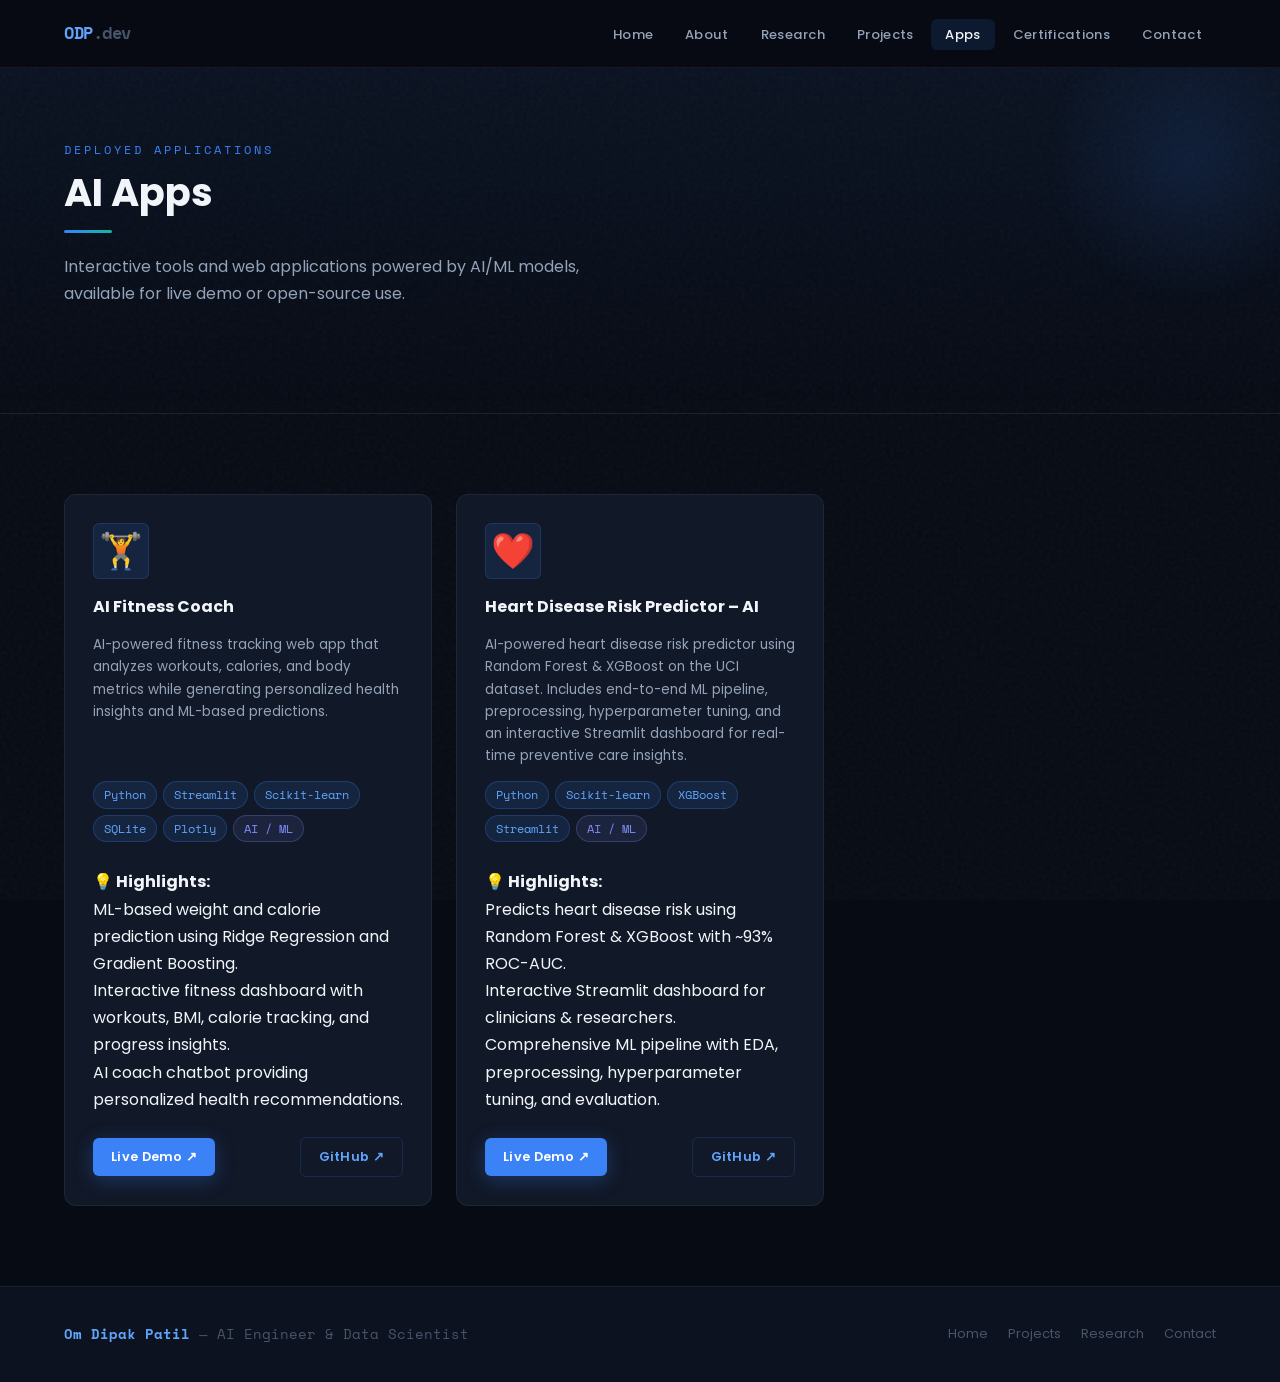
<file: apps.html>
<!DOCTYPE html>
<html lang="en">
<head>
  <meta charset="UTF-8" />
  <meta name="viewport" content="width=device-width, initial-scale=1.0" />
  <title>Apps — Om Dipak Patil</title>
  <link rel="stylesheet" href="style.css" />
</head>
<body>

  <!-- ===================== NAVIGATION ===================== -->
  <nav class="navbar">
    <a href="index.html" class="nav-brand">ODP<span>.dev</span></a>
    <input type="checkbox" id="nav-toggle" class="nav-toggle" />
    <ul class="nav-links">
      <li><a href="index.html">Home</a></li>
      <li><a href="about.html">About</a></li>
      <li><a href="research.html">Research</a></li>
      <li><a href="projects.html">Projects</a></li>
      <li><a href="apps.html" class="active">Apps</a></li>
      <li><a href="certifications.html">Certifications</a></li>
      <li><a href="contact.html">Contact</a></li>
    </ul>
    <label for="nav-toggle" class="nav-toggle-label" aria-label="Toggle menu">
      <span></span><span></span><span></span>
    </label>
  </nav>

  <div class="page-wrapper">

    <!-- ===================== PAGE HERO ===================== -->
    <div class="page-hero">
      <p class="section-label">Deployed Applications</p>
      <h1 class="section-title">AI Apps</h1>
      <div class="divider"></div>
      <p class="section-subtitle">Interactive tools and web applications powered by AI/ML models, available for live demo or open-source use.</p>
    </div>

    <!-- ===================== APPS GRID ===================== -->
    <section>
      <div class="grid-3">

        <!-- App 1 -->
<div class="app-card fade-up">

  <div class="app-icon">🏋️</div>

  <h3>AI Fitness Coach</h3>

  <p>
    AI-powered fitness tracking web app that analyzes workouts, calories, and body metrics while generating personalized health insights and ML-based predictions.
  </p>

  <div class="project-tags" style="display:flex; flex-wrap:wrap; gap:6px;">
    <span class="tag">Python</span>
    <span class="tag">Streamlit</span>
    <span class="tag">Scikit-learn</span>
    <span class="tag">SQLite</span>
    <span class="tag">Plotly</span>
    <span class="tag tag-violet">AI / ML</span>
  </div>

  <div class="project-strong-points" style="margin-top:12px;">
    <h4>💡 Highlights:</h4>
    <ul>
      <li>ML-based weight and calorie prediction using Ridge Regression and Gradient Boosting.</li>
      <li>Interactive fitness dashboard with workouts, BMI, calorie tracking, and progress insights.</li>
      <li>AI coach chatbot providing personalized health recommendations.</li>
    </ul>
  </div>

  <div class="card-footer" style="display:flex; gap:10px; margin-top:auto; padding-top:10px;">
    <a href="https://ai-fitness-coach-hecmm6xp8tjvtqt83ihwtg.streamlit.app/" target="_blank" class="btn btn-primary btn-sm">Live Demo ↗</a>
    <a href="https://github.com/OmPatil2806/AI-Fitness-Coach/tree/main" target="_blank" class="btn btn-outline btn-sm">GitHub ↗</a>
  </div>

</div>

        <!-- App 2 -->
<div class="app-card fade-up delay-1">

  <div class="app-icon">❤️</div>

  <h3>Heart Disease Risk Predictor – AI</h3>

  <p>
    AI-powered heart disease risk predictor using Random Forest & XGBoost on the UCI dataset. Includes end-to-end ML pipeline, preprocessing, hyperparameter tuning, and an interactive Streamlit dashboard for real-time preventive care insights.
  </p>

  <div class="project-tags" style="display:flex; flex-wrap:wrap; gap:6px;">
    <span class="tag">Python</span>
    <span class="tag">Scikit-learn</span>
    <span class="tag">XGBoost</span>
    <span class="tag">Streamlit</span>
    <span class="tag tag-violet">AI / ML</span>
  </div>

  <div class="project-strong-points" style="margin-top:12px;">
    <h4>💡 Highlights:</h4>
    <ul>
      <li>Predicts heart disease risk using Random Forest & XGBoost with ~93% ROC-AUC.</li>
      <li>Interactive Streamlit dashboard for clinicians & researchers.</li>
      <li>Comprehensive ML pipeline with EDA, preprocessing, hyperparameter tuning, and evaluation.</li>
    </ul>
  </div>

  <div class="card-footer" style="display:flex; gap:10px; margin-top:auto; padding-top:10px;">
    <a href="https://heart-disease-risk-predictor--aiml-unfvjfkxxhdusui6pv8epd.streamlit.app/" target="_blank" class="btn btn-primary btn-sm">Live Demo ↗</a>
    <a href="https://github.com/OmPatil2806/Heart-Disease-Risk-Predictor--AIML" target="_blank" class="btn btn-outline btn-sm">GitHub ↗</a>
  </div>

</div>

        
      </div><!-- end grid-3 -->
    </section>

    <!-- ===================== FOOTER ===================== -->
    <footer class="footer">
      <div class="footer-brand">
        <strong>Om Dipak Patil</strong> — AI Engineer &amp; Data Scientist
      </div>
      <nav class="footer-links">
        <a href="index.html">Home</a>
        <a href="projects.html">Projects</a>
        <a href="research.html">Research</a>
        <a href="contact.html">Contact</a>
      </nav>
    </footer>

  </div>
</body>
</html>
</file>
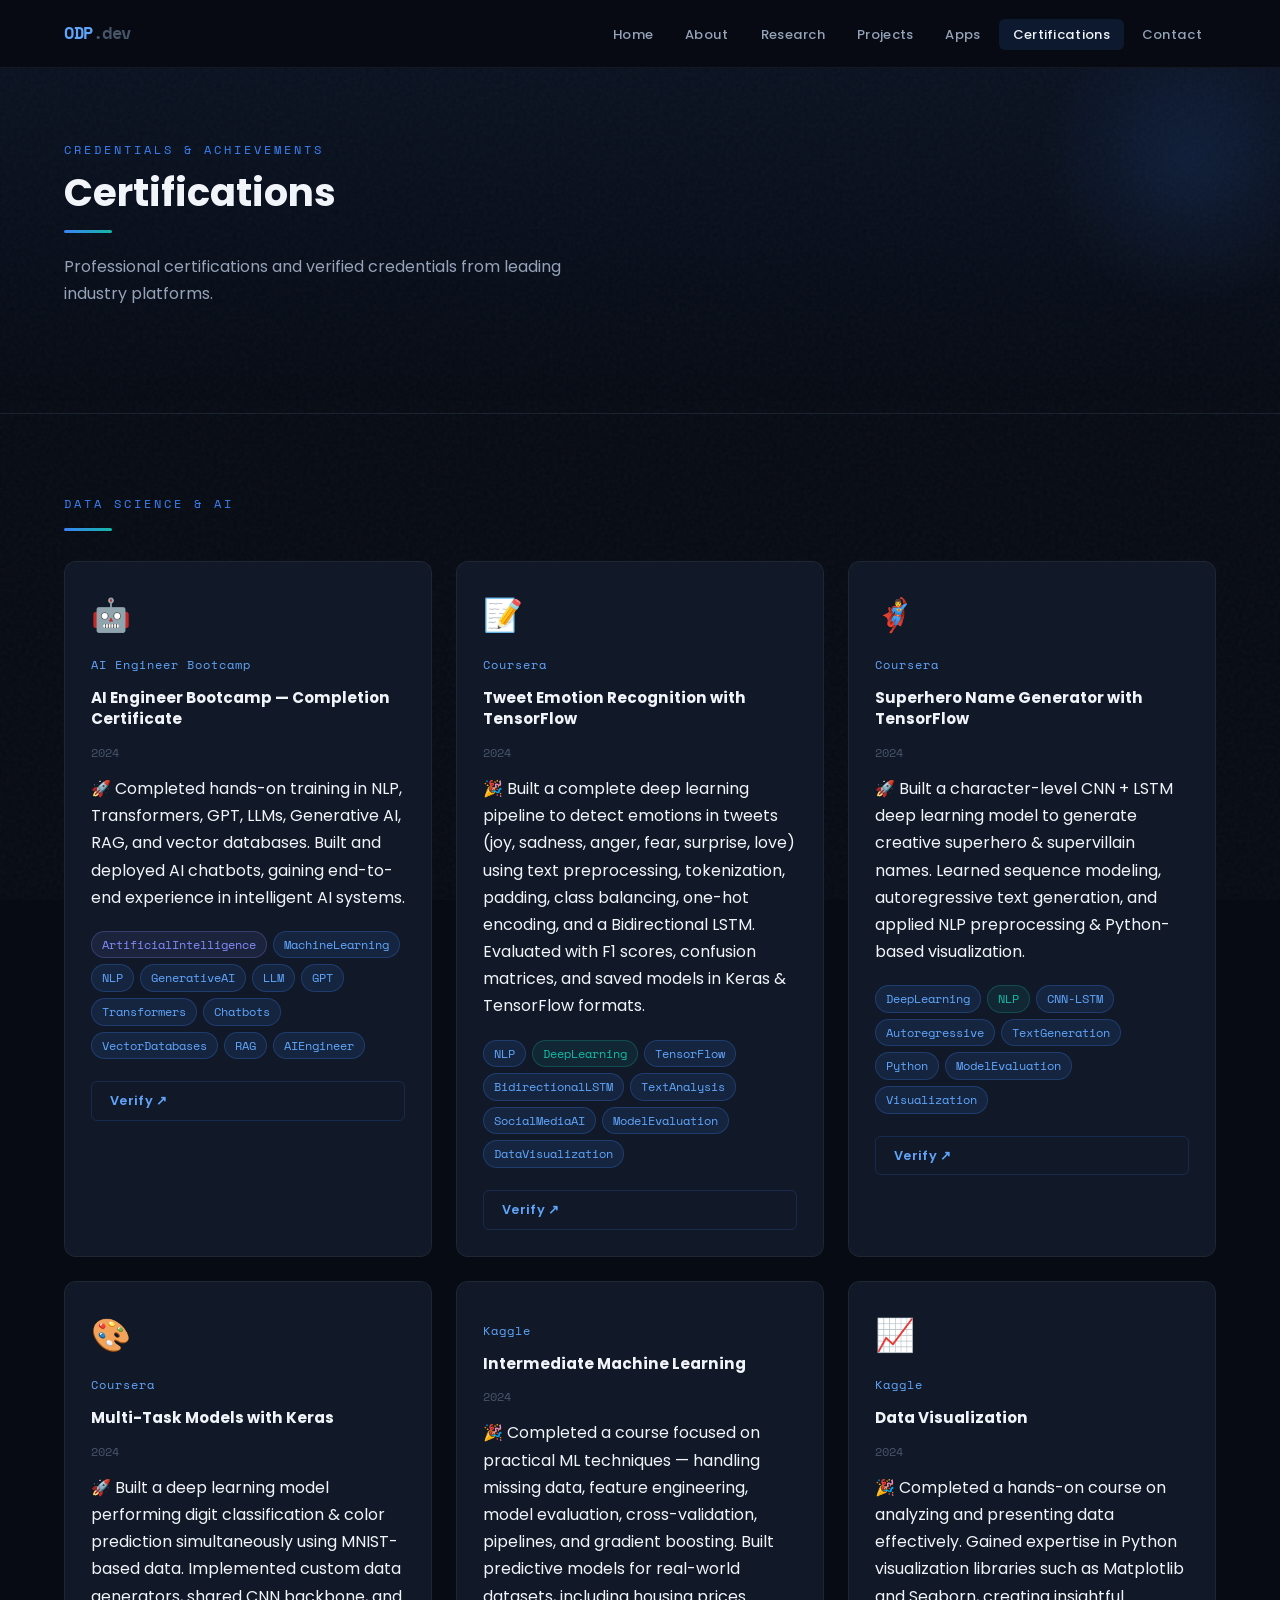
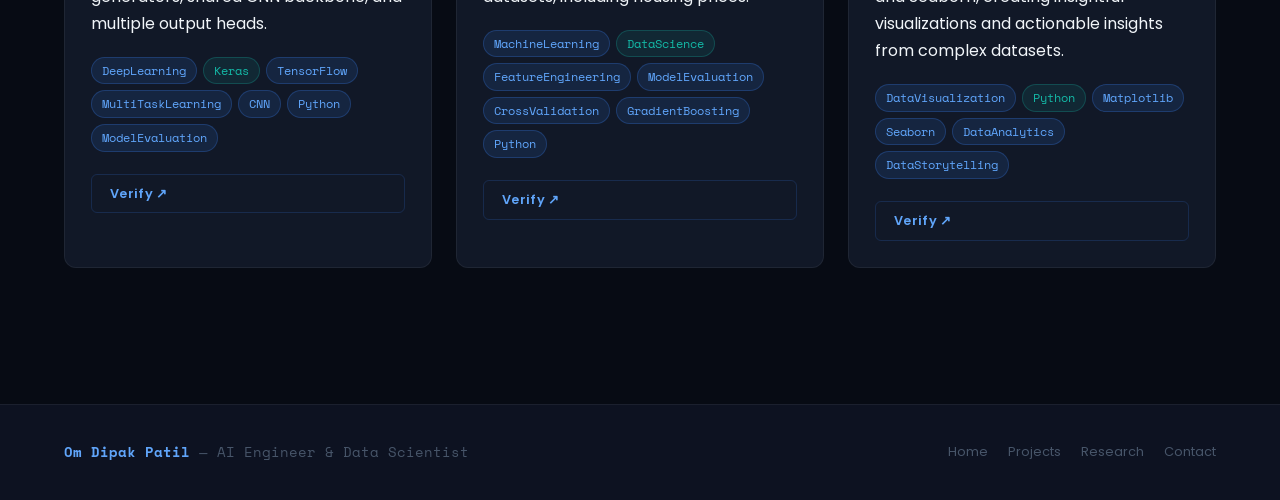
<file: certifications.html>
<!DOCTYPE html>
<html lang="en">
<head>
  <meta charset="UTF-8" />
  <meta name="viewport" content="width=device-width, initial-scale=1.0" />
  <title>Certifications — Om Dipak Patil</title>
  <link rel="stylesheet" href="style.css" />
</head>
<body>

  <!-- ===================== NAVIGATION ===================== -->
  <nav class="navbar">
    <a href="index.html" class="nav-brand">ODP<span>.dev</span></a>
    <input type="checkbox" id="nav-toggle" class="nav-toggle" />
    <ul class="nav-links">
      <li><a href="index.html">Home</a></li>
      <li><a href="about.html">About</a></li>
      <li><a href="research.html">Research</a></li>
      <li><a href="projects.html">Projects</a></li>
      <li><a href="apps.html">Apps</a></li>
      <li><a href="certifications.html" class="active">Certifications</a></li>
      <li><a href="contact.html">Contact</a></li>
    </ul>
    <label for="nav-toggle" class="nav-toggle-label" aria-label="Toggle menu">
      <span></span><span></span><span></span>
    </label>
  </nav>

  <div class="page-wrapper">

    <!-- ===================== PAGE HERO ===================== -->
    <div class="page-hero">
      <p class="section-label">Credentials &amp; Achievements</p>
      <h1 class="section-title">Certifications</h1>
      <div class="divider"></div>
      <p class="section-subtitle">Professional certifications and verified credentials from leading industry platforms.</p>
    </div>

    <!-- ===================== CERTIFICATIONS ===================== -->
    <section>

      <!-- Cloud & MLOps -->
      <div class="section-header" style="margin-bottom:30px;">
        <p class="section-label">Data Science & AI</p>
        <div class="divider"></div>
      </div>
      <div class="grid-3" style="margin-bottom:56px;">

        <!-- Certification 1 -->
<div class="cert-card fade-up">
  <div class="cert-badge">🤖</div>
  <p class="cert-org">AI Engineer Bootcamp</p>
  <h3>AI Engineer Bootcamp — Completion Certificate</h3>
  <p class="cert-year">2024</p>
  <p class="cert-desc">
    🚀 Completed hands-on training in NLP, Transformers, GPT, LLMs, Generative AI, RAG, and vector databases. Built and deployed AI chatbots, gaining end-to-end experience in intelligent AI systems.
  </p>
  <div class="project-tags" style="display:flex; flex-wrap:wrap; gap:6px; margin-top:8px;">
    <span class="tag tag-violet">ArtificialIntelligence</span>
    <span class="tag">MachineLearning</span>
    <span class="tag">NLP</span>
    <span class="tag">GenerativeAI</span>
    <span class="tag">LLM</span>
    <span class="tag">GPT</span>
    <span class="tag">Transformers</span>
    <span class="tag">Chatbots</span>
    <span class="tag">VectorDatabases</span>
    <span class="tag">RAG</span>
    <span class="tag">AIEngineer</span>
  </div>
  <a href="https://www.udemy.com/certificate/UC-491c5b19-bbab-48ce-afed-395c7de9beae/?utm_campaign=email&utm_medium=email&utm_source=sendgrid.com" 
     target="_blank" class="btn btn-outline btn-sm" style="margin-top:10px;">Verify ↗</a>
</div>

        <!-- Certification 2 -->
<div class="cert-card fade-up delay-1">
  <div class="cert-badge">📝</div>
  <p class="cert-org">Coursera</p>
  <h3>Tweet Emotion Recognition with TensorFlow</h3>
  <p class="cert-year">2024</p>
  <p class="cert-desc">
    🎉 Built a complete deep learning pipeline to detect emotions in tweets (joy, sadness, anger, fear, surprise, love) using text preprocessing, tokenization, padding, class balancing, one-hot encoding, and a Bidirectional LSTM. Evaluated with F1 scores, confusion matrices, and saved models in Keras & TensorFlow formats.
  </p>
  <div class="project-tags" style="display:flex; flex-wrap:wrap; gap:6px; margin-top:8px;">
    <span class="tag">NLP</span>
    <span class="tag tag-teal">DeepLearning</span>
    <span class="tag">TensorFlow</span>
    <span class="tag">BidirectionalLSTM</span>
    <span class="tag">TextAnalysis</span>
    <span class="tag">SocialMediaAI</span>
    <span class="tag">ModelEvaluation</span>
    <span class="tag">DataVisualization</span>
  </div>
  <a href="https://www.coursera.org/account/accomplishments/verify/ZJ18VLU90VXL" 
     target="_blank" class="btn btn-outline btn-sm" style="margin-top:10px;">Verify ↗</a>
</div>

<!-- Certification 3 -->
<div class="cert-card fade-up delay-2">
  <div class="cert-badge">🦸‍♂️</div>
  <p class="cert-org">Coursera</p>
  <h3>Superhero Name Generator with TensorFlow</h3>
  <p class="cert-year">2024</p>
  <p class="cert-desc">
    🚀 Built a character-level CNN + LSTM deep learning model to generate creative superhero & supervillain names. Learned sequence modeling, autoregressive text generation, and applied NLP preprocessing & Python-based visualization.
  </p>
  <div class="project-tags" style="display:flex; flex-wrap:wrap; gap:6px; margin-top:8px;">
    <span class="tag">DeepLearning</span>
    <span class="tag tag-teal">NLP</span>
    <span class="tag">CNN-LSTM</span>
    <span class="tag">Autoregressive</span>
    <span class="tag">TextGeneration</span>
    <span class="tag">Python</span>
    <span class="tag">ModelEvaluation</span>
    <span class="tag">Visualization</span>
  </div>
  <a href="https://www.coursera.org/account/accomplishments/verify/1VQLXLINRO8I" 
     target="_blank" class="btn btn-outline btn-sm" style="margin-top:10px;">Verify ↗</a>
</div>

<!-- Certification 4 -->
<div class="cert-card fade-up delay-3">
  <div class="cert-badge">🎨</div>
  <p class="cert-org">Coursera</p>
  <h3>Multi-Task Models with Keras</h3>
  <p class="cert-year">2024</p>
  <p class="cert-desc">
    🚀 Built a deep learning model performing digit classification & color prediction simultaneously using MNIST-based data. Implemented custom data generators, shared CNN backbone, and multiple output heads.
  </p>
  <div class="project-tags" style="display:flex; flex-wrap:wrap; gap:6px; margin-top:8px;">
    <span class="tag">DeepLearning</span>
    <span class="tag tag-teal">Keras</span>
    <span class="tag">TensorFlow</span>
    <span class="tag">MultiTaskLearning</span>
    <span class="tag">CNN</span>
    <span class="tag">Python</span>
    <span class="tag">ModelEvaluation</span>
  </div>
  <a href="https://www.coursera.org/account/accomplishments/verify/ZNX4TQF8U1W1" 
     target="_blank" class="btn btn-outline btn-sm" style="margin-top:10px;">Verify ↗</a>
</div>

<!-- Certification 5 -->
<div class="cert-card fade-up delay-4">
  <div class="cert-badge"></div>
  <p class="cert-org">Kaggle</p>
  <h3>Intermediate Machine Learning</h3>
  <p class="cert-year">2024</p>
  <p class="cert-desc">
    🎉 Completed a course focused on practical ML techniques — handling missing data, feature engineering, model evaluation, cross-validation, pipelines, and gradient boosting. Built predictive models for real-world datasets, including housing prices.
  </p>
  <div class="project-tags" style="display:flex; flex-wrap:wrap; gap:6px; margin-top:8px;">
    <span class="tag">MachineLearning</span>
    <span class="tag tag-teal">DataScience</span>
    <span class="tag">FeatureEngineering</span>
    <span class="tag">ModelEvaluation</span>
    <span class="tag">CrossValidation</span>
    <span class="tag">GradientBoosting</span>
    <span class="tag">Python</span>
  </div>
  <a href="https://www.kaggle.com/learn/certification/ompatil2002/intermediate-machine-learning" 
     target="_blank" class="btn btn-outline btn-sm" style="margin-top:10px;">Verify ↗</a>
</div>

<!-- Certification 6 -->
<div class="cert-card fade-up delay-5">
  <div class="cert-badge">📈</div>
  <p class="cert-org">Kaggle</p>
  <h3>Data Visualization</h3>
  <p class="cert-year">2024</p>
  <p class="cert-desc">
    🎉 Completed a hands-on course on analyzing and presenting data effectively. Gained expertise in Python visualization libraries such as Matplotlib and Seaborn, creating insightful visualizations and actionable insights from complex datasets.
  </p>
  <div class="project-tags" style="display:flex; flex-wrap:wrap; gap:6px; margin-top:8px;">
    <span class="tag">DataVisualization</span>
    <span class="tag tag-teal">Python</span>
    <span class="tag">Matplotlib</span>
    <span class="tag">Seaborn</span>
    <span class="tag">DataAnalytics</span>
    <span class="tag">DataStorytelling</span>
  </div>
  <a href="https://www.kaggle.com/learn/certification/ompatil2002/data-visualization" 
     target="_blank" class="btn btn-outline btn-sm" style="margin-top:10px;">Verify ↗</a>
</div>
    </section>

    <!-- ===================== FOOTER ===================== -->
    <footer class="footer">
      <div class="footer-brand">
        <strong>Om Dipak Patil</strong> — AI Engineer &amp; Data Scientist
      </div>
      <nav class="footer-links">
        <a href="index.html">Home</a>
        <a href="projects.html">Projects</a>
        <a href="research.html">Research</a>
        <a href="contact.html">Contact</a>
      </nav>
    </footer>

  </div>
</body>
</html>
</file>
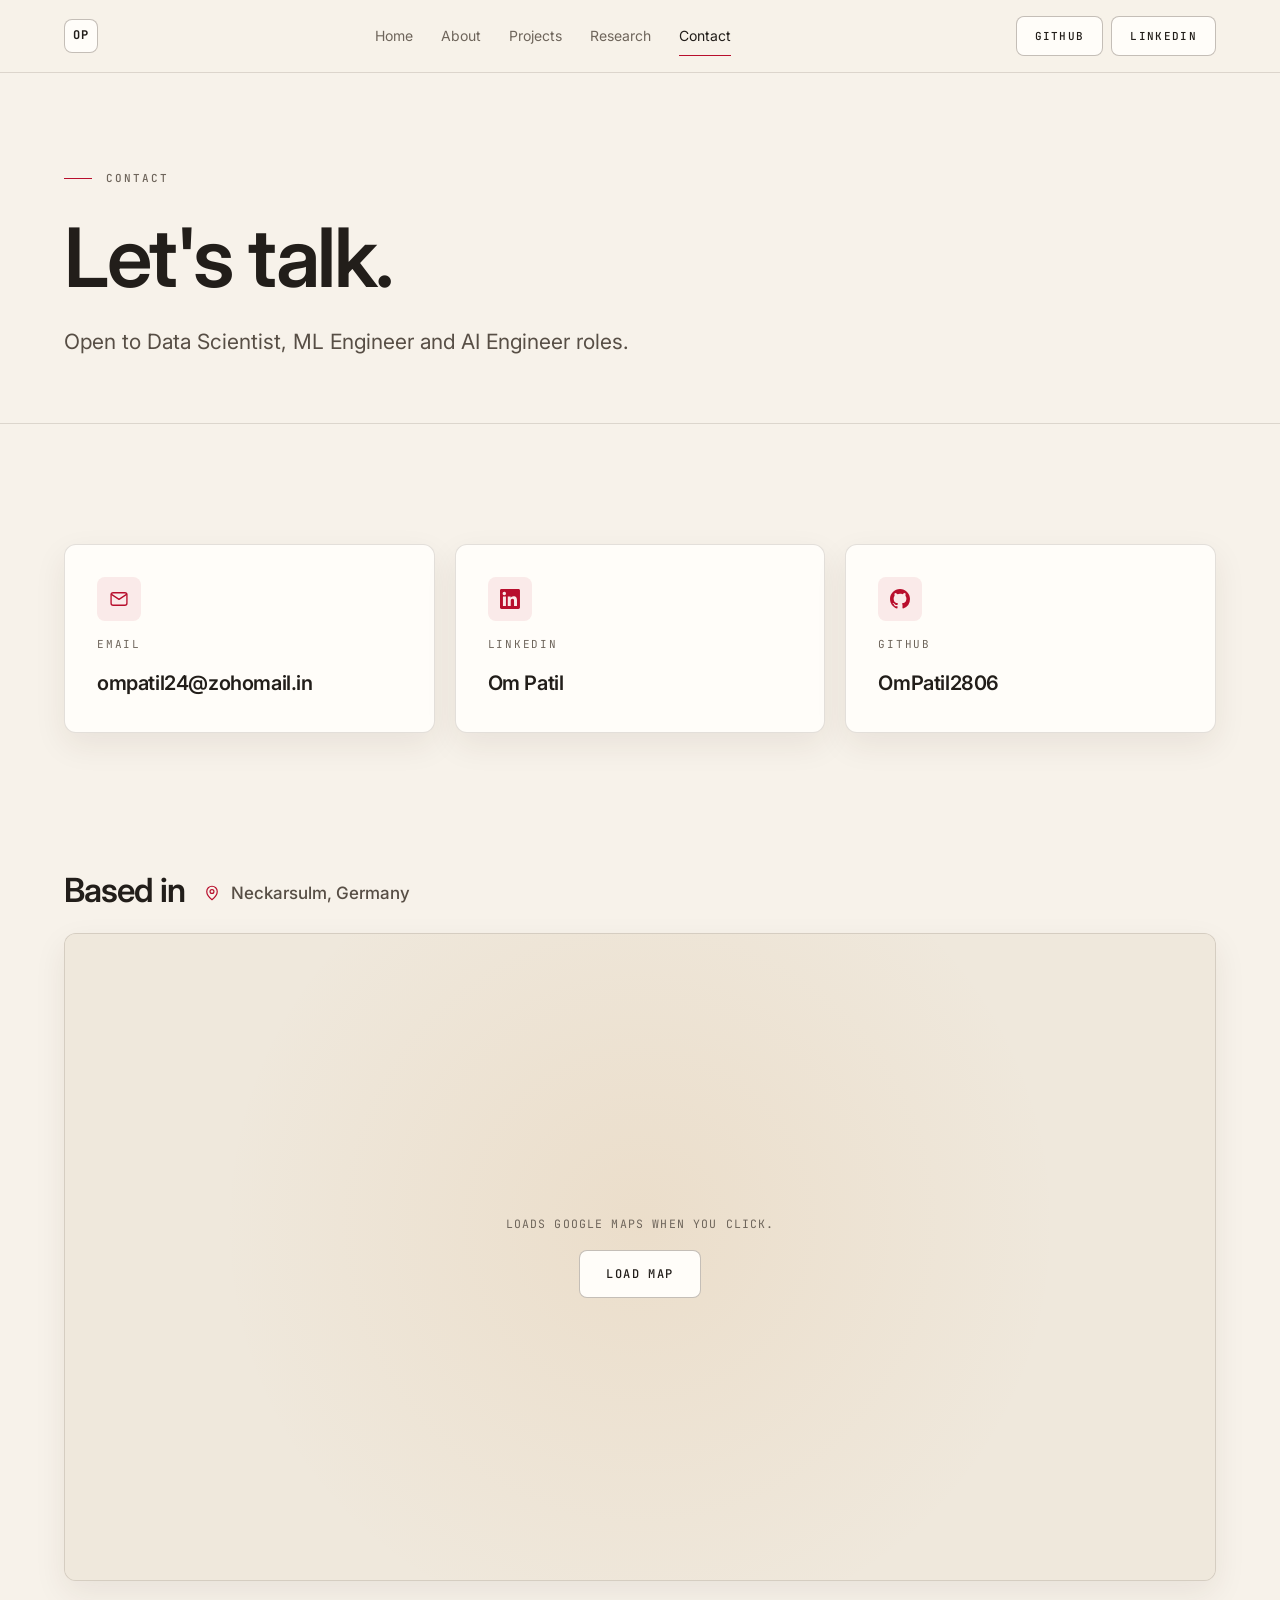
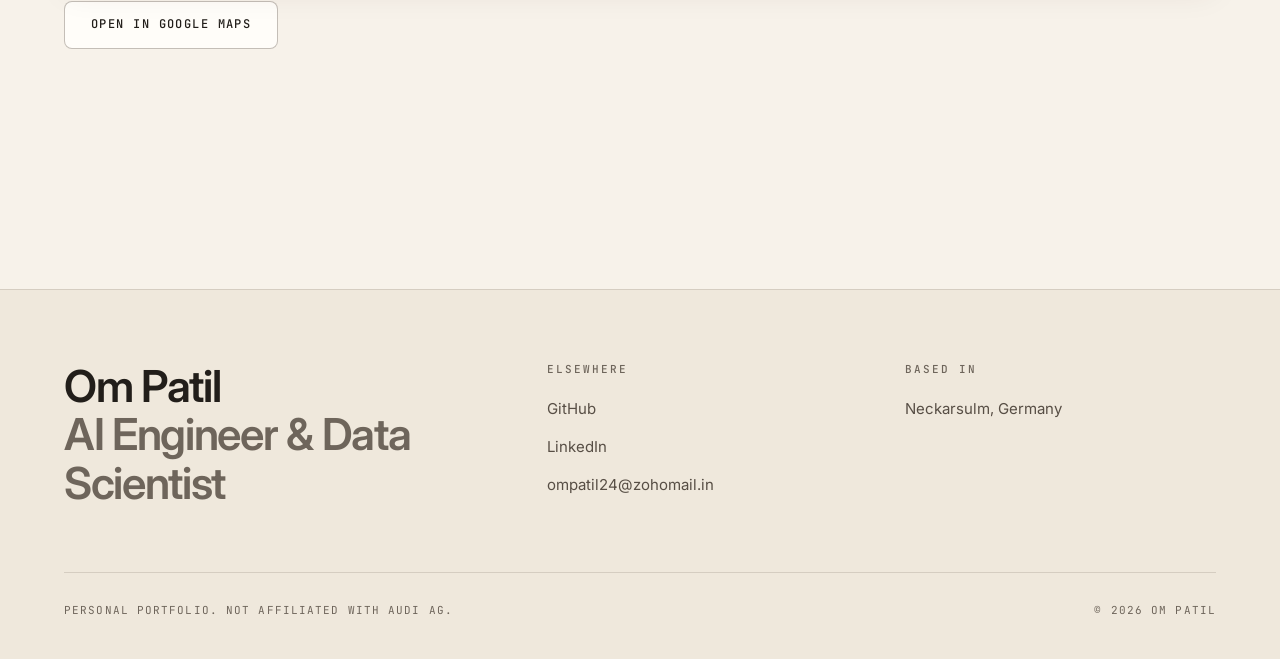
<file: contact.html>
<!doctype html>
<html lang="en">
<head>
<meta charset="utf-8">
<meta name="viewport" content="width=device-width, initial-scale=1">
<title>Contact — Om Patil</title>
<meta name="description" content="Get in touch with Om Patil — open to Data Scientist, ML Engineer and AI Engineer roles. Based in Neckarsulm, Germany.">
<link rel="preconnect" href="https://fonts.googleapis.com">
<link rel="preconnect" href="https://fonts.gstatic.com" crossorigin>
<link href="https://fonts.googleapis.com/css2?family=Inter:wght@400;500;600;700&family=JetBrains+Mono:wght@400;500;600;700&display=swap" rel="stylesheet">
<link rel="stylesheet" href="assets/css/styles.css">
</head>
<body>
<a class="skip-link" href="#main">Skip to content</a>

<header class="header">
  <div class="wrap header__inner">
    <a class="logo" href="index.html" aria-label="Om Patil — home">
      <span class="logo__mark" aria-hidden="true">OP</span>
    </a>
    <nav class="nav" aria-label="Primary">
      <a class="nav__link" href="index.html">Home</a>
      <a class="nav__link" href="about.html">About</a>
      <a class="nav__link" href="projects.html">Projects</a>
      <a class="nav__link" href="research.html">Research</a>
      <a class="nav__link" href="contact.html" aria-current="page">Contact</a>
    </nav>
    <div class="header__actions">
      <a class="btn btn--ghost btn--sm" href="https://github.com/OmPatil2806" target="_blank" rel="noopener noreferrer">GitHub</a>
      <a class="btn btn--ghost btn--sm" href="https://www.linkedin.com/in/om-patil-039863369/" target="_blank" rel="noopener noreferrer">LinkedIn</a>
    </div>
    <button class="burger" type="button" data-burger aria-expanded="false" aria-controls="mobile-menu" aria-label="Open menu"><span></span></button>
  </div>
</header>

<div class="mobile-menu" id="mobile-menu" hidden>
  <a class="mobile-menu__link" href="index.html">Home</a>
  <a class="mobile-menu__link" href="about.html">About</a>
  <a class="mobile-menu__link" href="projects.html">Projects</a>
  <a class="mobile-menu__link" href="research.html">Research</a>
  <a class="mobile-menu__link" href="contact.html" aria-current="page">Contact</a>
  <div class="mobile-menu__btns">
    <a class="btn btn--ghost" href="https://github.com/OmPatil2806" target="_blank" rel="noopener noreferrer">GitHub</a>
    <a class="btn btn--ghost" href="https://www.linkedin.com/in/om-patil-039863369/" target="_blank" rel="noopener noreferrer">LinkedIn</a>
  </div>
</div>

<main id="main">

  <section class="page-hero">
    <div class="wrap">
      <p class="label reveal">Contact</p>
      <h1 class="reveal">Let's talk.</h1>
      <p class="lede reveal">Open to Data Scientist, ML Engineer and AI Engineer roles.</p>
    </div>
  </section>

  <section class="section">
    <div class="wrap">

      <div class="contact-cards">

        <a class="contact-card reveal" href="mailto:ompatil24@zohomail.in">
          <span class="contact-card__icon" aria-hidden="true">
            <svg viewBox="0 0 24 24" fill="none" stroke="currentColor" stroke-width="1.6" stroke-linecap="round" stroke-linejoin="round"><rect x="2.5" y="4.5" width="19" height="15" rx="2.5"/><path d="m3 6.5 9 6 9-6"/></svg>
          </span>
          <span class="contact-card__k">Email</span>
          <span class="contact-card__v">ompatil24@zohomail.in</span>
        </a>

        <a class="contact-card reveal" href="https://www.linkedin.com/in/om-patil-039863369/" target="_blank" rel="noopener noreferrer">
          <span class="contact-card__icon" aria-hidden="true">
            <svg viewBox="0 0 16 16" fill="currentColor"><path d="M13.6 13.6h-2.37V9.89c0-.88-.02-2.02-1.23-2.02-1.23 0-1.42.96-1.42 1.96v3.77H6.21V6h2.28v1.04h.03c.32-.6 1.09-1.23 2.25-1.23 2.4 0 2.85 1.58 2.85 3.64v4.15ZM3.56 4.96a1.38 1.38 0 1 1 0-2.75 1.38 1.38 0 0 1 0 2.75ZM4.75 13.6H2.36V6h2.39v7.6ZM14.79 0H1.17C.52 0 0 .51 0 1.14v13.72C0 15.49.52 16 1.17 16h13.62c.65 0 1.18-.51 1.18-1.14V1.14C15.97.51 15.44 0 14.79 0Z"/></svg>
          </span>
          <span class="contact-card__k">LinkedIn</span>
          <span class="contact-card__v">Om Patil</span>
        </a>

        <a class="contact-card reveal" href="https://github.com/OmPatil2806" target="_blank" rel="noopener noreferrer">
          <span class="contact-card__icon" aria-hidden="true">
            <svg viewBox="0 0 16 16" fill="currentColor"><path d="M8 0C3.58 0 0 3.58 0 8c0 3.54 2.29 6.53 5.47 7.59.4.07.55-.17.55-.38 0-.19-.01-.82-.01-1.49-2.01.37-2.53-.49-2.69-.94-.09-.23-.48-.94-.82-1.13-.28-.15-.68-.52-.01-.53.63-.01 1.08.58 1.23.82.72 1.21 1.87.87 2.33.66.07-.52.28-.87.51-1.07-1.78-.2-3.64-.89-3.64-3.95 0-.87.31-1.59.82-2.15-.08-.2-.36-1.02.08-2.12 0 0 .67-.21 2.2.82a7.4 7.4 0 0 1 2-.27c.68 0 1.36.09 2 .27 1.53-1.04 2.2-.82 2.2-.82.44 1.1.16 1.92.08 2.12.51.56.82 1.27.82 2.15 0 3.07-1.87 3.75-3.65 3.95.29.25.54.73.54 1.48 0 1.07-.01 1.93-.01 2.2 0 .21.15.46.55.38A8.01 8.01 0 0 0 16 8c0-4.42-3.58-8-8-8Z"/></svg>
          </span>
          <span class="contact-card__k">GitHub</span>
          <span class="contact-card__v">OmPatil2806</span>
        </a>

      </div>

    </div>
  </section>

  <section class="section">
    <div class="wrap">
      <div class="map-head reveal">
        <h2>Based in</h2>
        <p>
          <svg viewBox="0 0 24 24" fill="none" stroke="currentColor" stroke-width="1.6" stroke-linecap="round" stroke-linejoin="round" aria-hidden="true"><path d="M12 21s7-5.6 7-11a7 7 0 1 0-14 0c0 5.4 7 11 7 11Z"/><circle cx="12" cy="10" r="2.6"/></svg>
          Neckarsulm, Germany
        </p>
      </div>

      <div class="map-card reveal" data-map>
        <div class="map-card__ph" data-map-placeholder>
          <p>Loads Google Maps when you click.</p>
          <button class="btn btn--ghost" type="button" data-map-load>Load map</button>
        </div>
      </div>

      <div class="map-actions reveal">
        <a class="btn btn--ghost" href="https://www.google.com/maps/search/?api=1&amp;query=Neckarsulm%2C+Germany" target="_blank" rel="noopener noreferrer">Open in Google Maps</a>
      </div>

    </div>
  </section>

</main>

<footer class="footer">
  <div class="wrap">
    <div class="footer__grid">
      <div>
        <p class="footer__word">Om Patil<br><span>AI Engineer &amp; Data Scientist</span></p>
      </div>
      <div>
        <h4>Elsewhere</h4>
        <ul class="footer__list">
          <li><a href="https://github.com/OmPatil2806" target="_blank" rel="noopener noreferrer">GitHub</a></li>
          <li><a href="https://www.linkedin.com/in/om-patil-039863369/" target="_blank" rel="noopener noreferrer">LinkedIn</a></li>
          <li><a href="mailto:ompatil24@zohomail.in">ompatil24@zohomail.in</a></li>
        </ul>
      </div>
      <div>
        <h4>Based in</h4>
        <ul class="footer__list">
          <li><span>Neckarsulm, Germany</span></li>
        </ul>
      </div>
    </div>
    <div class="footer__bottom">
      <span>Personal portfolio. Not affiliated with AUDI AG.</span>
      <span>&copy; <span data-year>2026</span> Om Patil</span>
    </div>
  </div>
</footer>

<script src="assets/js/main.js" defer></script>
</body>
</html>
</file>
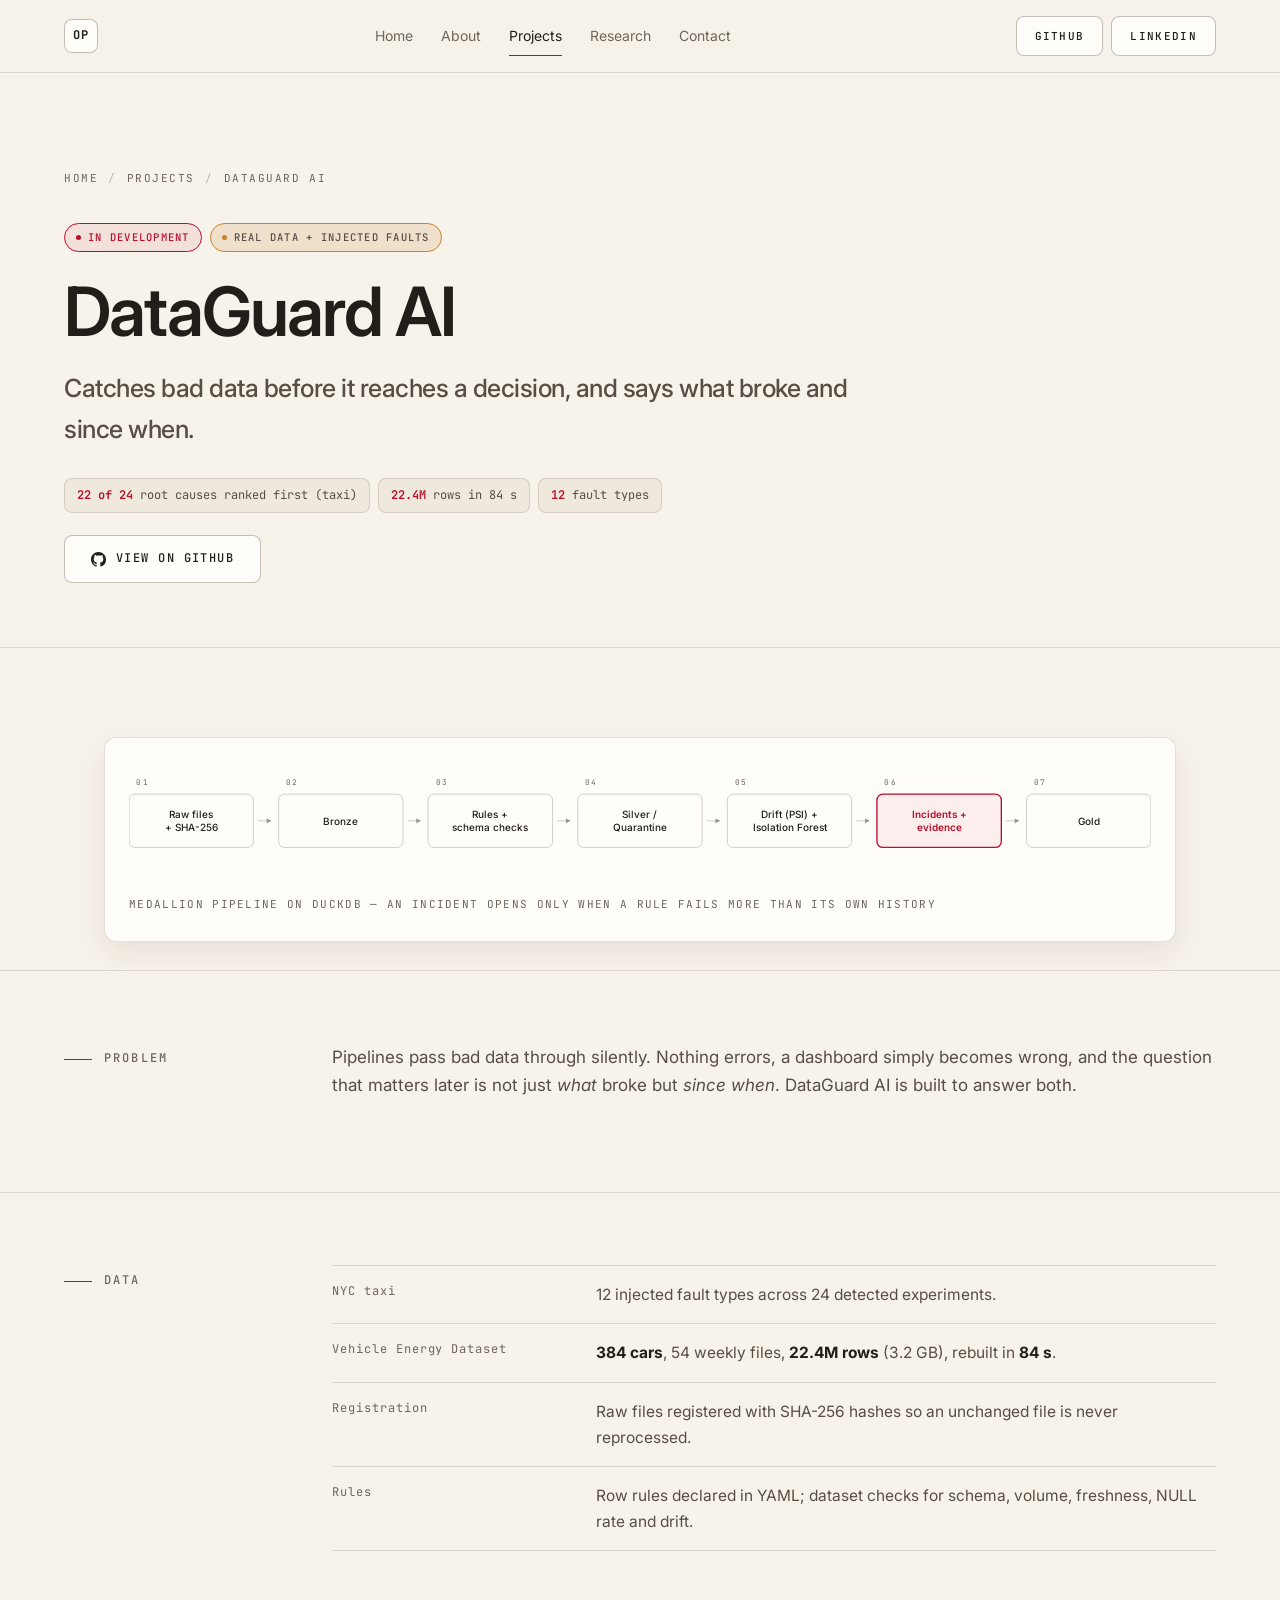
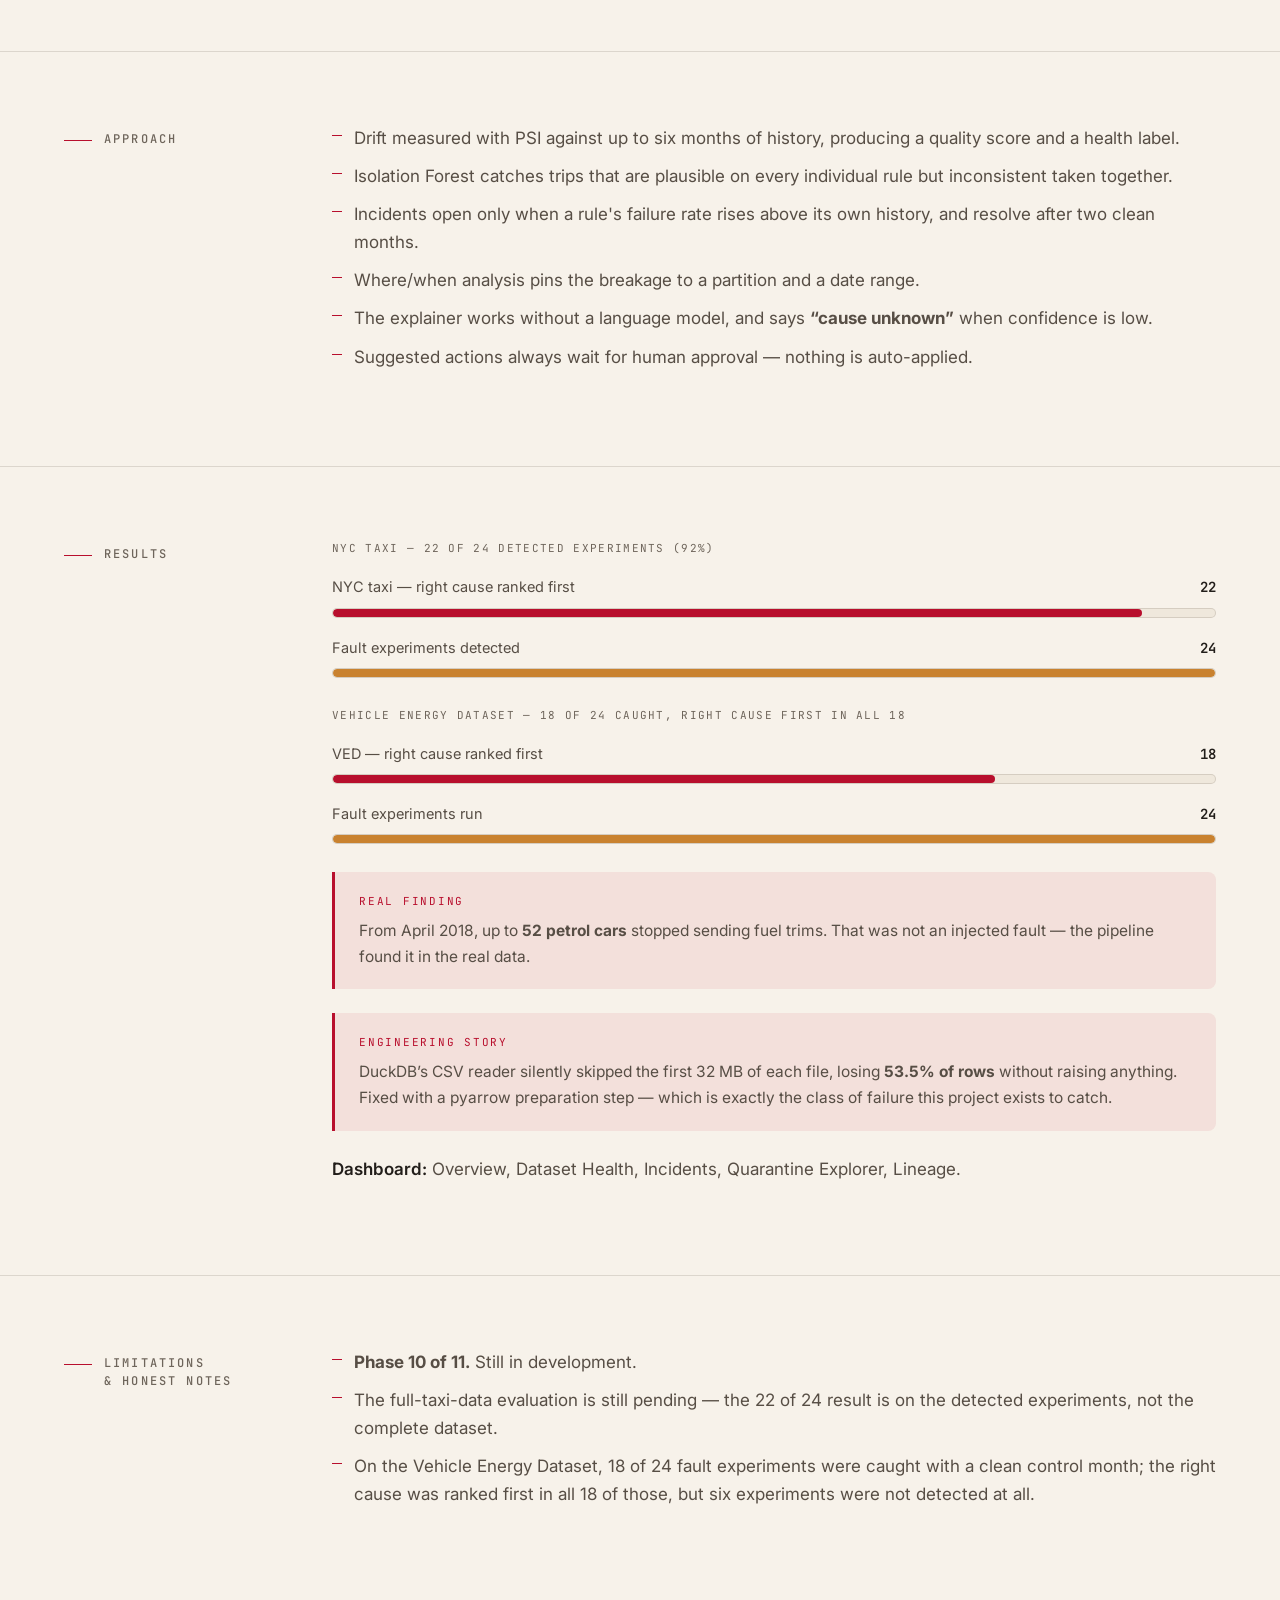
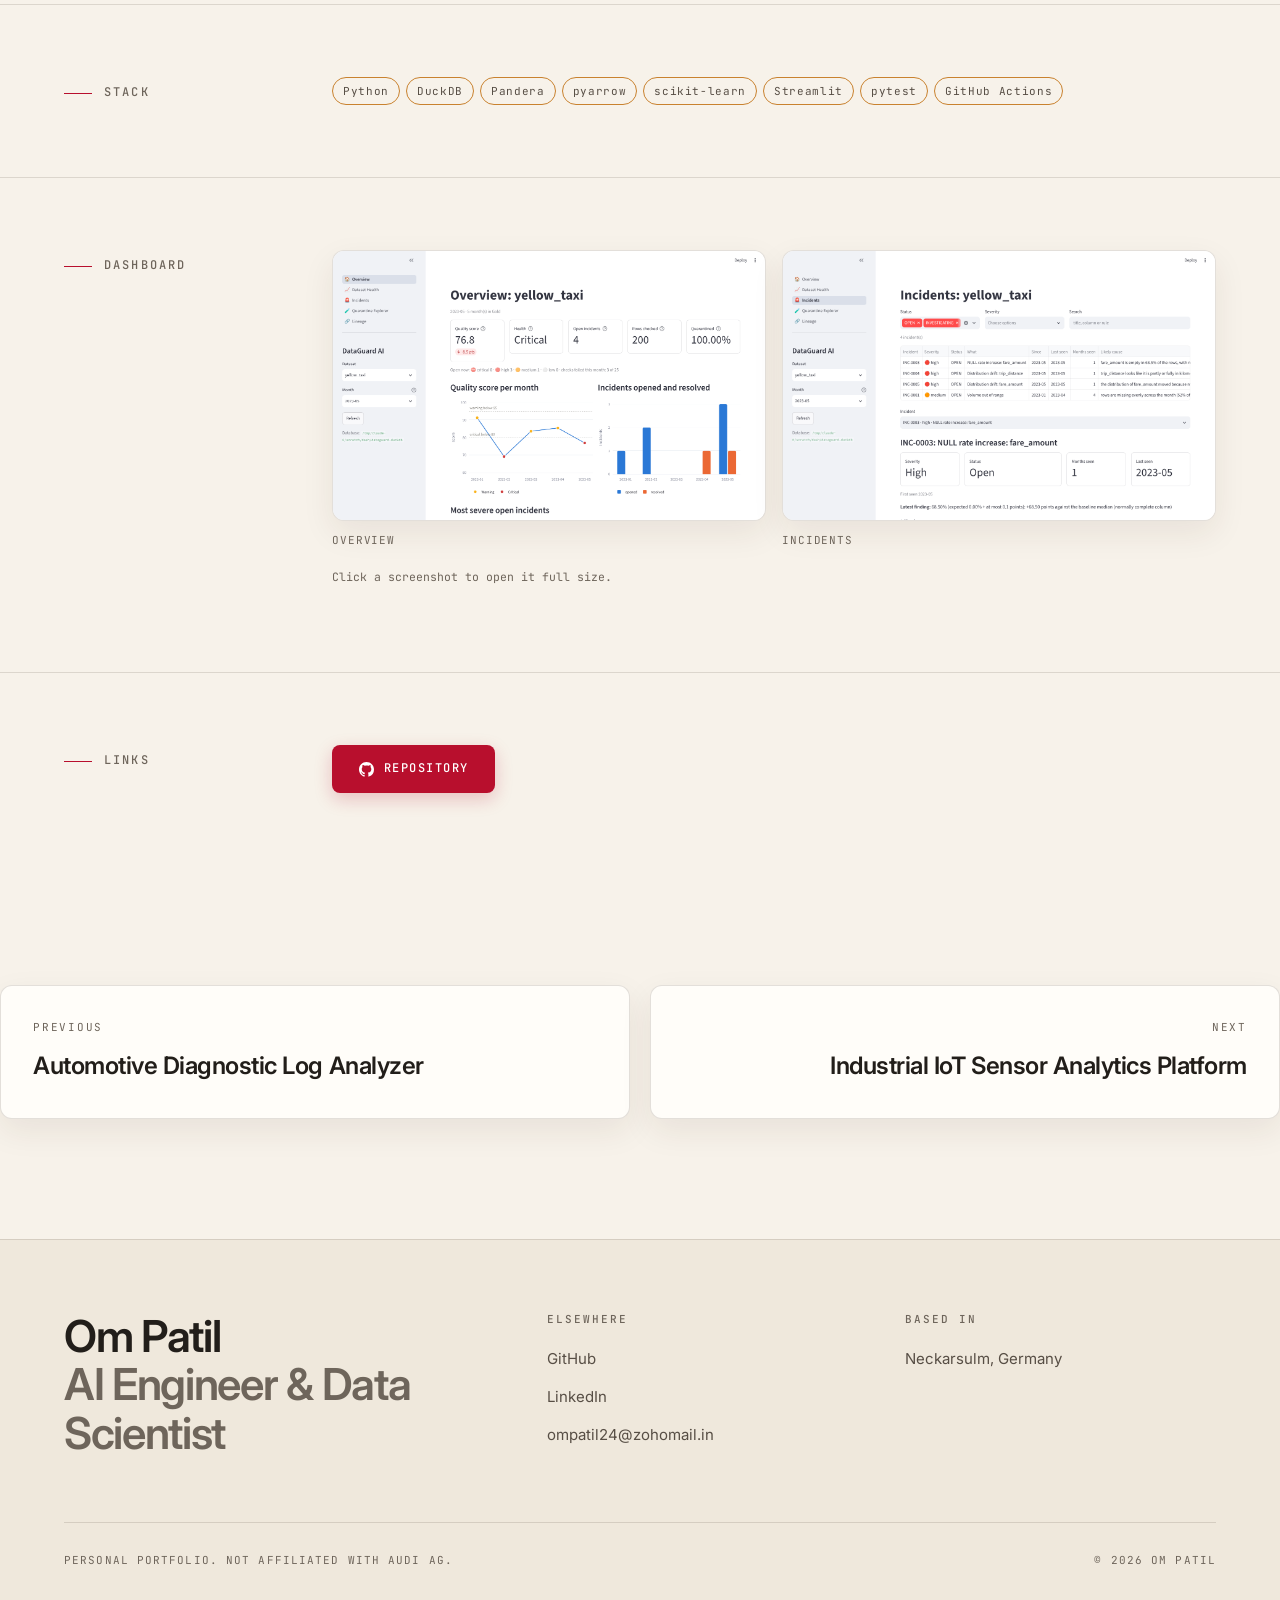
<file: dataguard-ai.html>
<!doctype html>
<html lang="en">
<head>
<meta charset="utf-8">
<meta name="viewport" content="width=device-width, initial-scale=1">
<title>DataGuard AI — Om Patil</title>
<meta name="description" content="Medallion pipeline on DuckDB with a rule engine, PSI drift checks, Isolation Forest and an incident workflow with evidence packs. Suggested actions always wait for human approval.">
<link rel="preconnect" href="https://fonts.googleapis.com">
<link rel="preconnect" href="https://fonts.gstatic.com" crossorigin>
<link href="https://fonts.googleapis.com/css2?family=Inter:wght@400;500;600;700&family=JetBrains+Mono:wght@400;500;600;700&display=swap" rel="stylesheet">
<link rel="stylesheet" href="assets/css/styles.css">
</head>
<body>
<a class="skip-link" href="#main">Skip to content</a>

<header class="header">
  <div class="wrap header__inner">
    <a class="logo" href="index.html" aria-label="Om Patil — home">
      <span class="logo__mark" aria-hidden="true">OP</span>
    </a>
    <nav class="nav" aria-label="Primary">
      <a class="nav__link" href="index.html">Home</a>
      <a class="nav__link" href="about.html">About</a>
      <a class="nav__link" href="projects.html" aria-current="page">Projects</a>
      <a class="nav__link" href="research.html">Research</a>
      <a class="nav__link" href="contact.html">Contact</a>
    </nav>
    <div class="header__actions">
      <a class="btn btn--ghost btn--sm" href="https://github.com/OmPatil2806" target="_blank" rel="noopener noreferrer">GitHub</a>
      <a class="btn btn--ghost btn--sm" href="https://www.linkedin.com/in/om-patil-039863369/" target="_blank" rel="noopener noreferrer">LinkedIn</a>
    </div>
    <button class="burger" type="button" data-burger aria-expanded="false" aria-controls="mobile-menu" aria-label="Open menu"><span></span></button>
  </div>
</header>

<div class="mobile-menu" id="mobile-menu" hidden>
  <a class="mobile-menu__link" href="index.html">Home</a>
  <a class="mobile-menu__link" href="about.html">About</a>
  <a class="mobile-menu__link" href="projects.html" aria-current="page">Projects</a>
  <a class="mobile-menu__link" href="research.html">Research</a>
  <a class="mobile-menu__link" href="contact.html">Contact</a>
  <div class="mobile-menu__btns">
    <a class="btn btn--ghost" href="https://github.com/OmPatil2806" target="_blank" rel="noopener noreferrer">GitHub</a>
    <a class="btn btn--ghost" href="https://www.linkedin.com/in/om-patil-039863369/" target="_blank" rel="noopener noreferrer">LinkedIn</a>
  </div>
</div>

<main id="main">

  <section class="page-hero">
    <div class="wrap">
      <nav class="crumbs reveal" aria-label="Breadcrumb">
        <a href="index.html">Home</a><span aria-hidden="true">/</span>
        <a href="projects.html">Projects</a><span aria-hidden="true">/</span>
        <span>DataGuard AI</span>
      </nav>
      <div class="cs-head reveal">
        <div class="badge-row" style="margin-bottom:24px"><span class="badge badge--dev">In development</span><span class="badge">Real data + injected faults</span></div>
        <h1>DataGuard AI</h1>
        <p class="cs-head__headline">Catches bad data before it reaches a decision, and says what broke and since when.</p>
        <ul class="metrics"><li class="metric"><b>22 of 24</b> root causes ranked first (taxi)</li><li class="metric"><b>22.4M</b> rows in 84 s</li><li class="metric"><b>12</b> fault types</li></ul>
        <div style="display:flex;flex-wrap:wrap;gap:12px">
          <a class="btn btn--ghost" href="https://github.com/OmPatil2806/DataGuard-AI-Intelligent-Data-Quality-Monitoring" target="_blank" rel="noopener noreferrer">
            <svg viewBox="0 0 16 16" fill="currentColor" aria-hidden="true"><path d="M8 0C3.58 0 0 3.58 0 8c0 3.54 2.29 6.53 5.47 7.59.4.07.55-.17.55-.38 0-.19-.01-.82-.01-1.49-2.01.37-2.53-.49-2.69-.94-.09-.23-.48-.94-.82-1.13-.28-.15-.68-.52-.01-.53.63-.01 1.08.58 1.23.82.72 1.21 1.87.87 2.33.66.07-.52.28-.87.51-1.07-1.78-.2-3.64-.89-3.64-3.95 0-.87.31-1.59.82-2.15-.08-.2-.36-1.02.08-2.12 0 0 .67-.21 2.2.82a7.4 7.4 0 0 1 2-.27c.68 0 1.36.09 2 .27 1.53-1.04 2.2-.82 2.2-.82.44 1.1.16 1.92.08 2.12.51.56.82 1.27.82 2.15 0 3.07-1.87 3.75-3.65 3.95.29.25.54.73.54 1.48 0 1.07-.01 1.93-.01 2.2 0 .21.15.46.55.38A8.01 8.01 0 0 0 16 8c0-4.42-3.58-8-8-8Z"/></svg> View on GitHub
          </a>
        </div>
      </div>
    </div>
  </section>

  <div class="wrap" style="padding-top:72px">
    <figure class="diagram reveal"><svg viewBox="0 0 1380 150" role="img" aria-label="Medallion pipeline on DuckDB — an incident opens only when a rule fails more than its own history" preserveAspectRatio="xMinYMid meet"><rect x="0" y="38" width="168" height="72" rx="8" fill="#FFFDF9" stroke="rgba(60,45,30,0.30)" stroke-width="1"/><text x="84.0" y="70.0" text-anchor="middle" font-family="Inter, sans-serif" font-size="13.5" font-weight="500" fill="#221E1A">Raw files</text><text x="84.0" y="88.0" text-anchor="middle" font-family="Inter, sans-serif" font-size="13.5" font-weight="500" fill="#221E1A">+ SHA-256</text><text x="10" y="26" font-family="JetBrains Mono, monospace" font-size="10.5" letter-spacing="1.6" fill="#6E655B">01</text><line x1="174" y1="74.0" x2="192" y2="74.0" stroke="rgba(60,45,30,0.32)" stroke-width="1"/><path d="M192 74.0 l-6 -3.5 v7 z" fill="rgba(60,45,30,0.45)"/><rect x="202" y="38" width="168" height="72" rx="8" fill="#FFFDF9" stroke="rgba(60,45,30,0.30)" stroke-width="1"/><text x="286.0" y="79.0" text-anchor="middle" font-family="Inter, sans-serif" font-size="13.5" font-weight="500" fill="#221E1A">Bronze</text><text x="212" y="26" font-family="JetBrains Mono, monospace" font-size="10.5" letter-spacing="1.6" fill="#6E655B">02</text><line x1="376" y1="74.0" x2="394" y2="74.0" stroke="rgba(60,45,30,0.32)" stroke-width="1"/><path d="M394 74.0 l-6 -3.5 v7 z" fill="rgba(60,45,30,0.45)"/><rect x="404" y="38" width="168" height="72" rx="8" fill="#FFFDF9" stroke="rgba(60,45,30,0.30)" stroke-width="1"/><text x="488.0" y="70.0" text-anchor="middle" font-family="Inter, sans-serif" font-size="13.5" font-weight="500" fill="#221E1A">Rules +</text><text x="488.0" y="88.0" text-anchor="middle" font-family="Inter, sans-serif" font-size="13.5" font-weight="500" fill="#221E1A">schema checks</text><text x="414" y="26" font-family="JetBrains Mono, monospace" font-size="10.5" letter-spacing="1.6" fill="#6E655B">03</text><line x1="578" y1="74.0" x2="596" y2="74.0" stroke="rgba(60,45,30,0.32)" stroke-width="1"/><path d="M596 74.0 l-6 -3.5 v7 z" fill="rgba(60,45,30,0.45)"/><rect x="606" y="38" width="168" height="72" rx="8" fill="#FFFDF9" stroke="rgba(60,45,30,0.30)" stroke-width="1"/><text x="690.0" y="70.0" text-anchor="middle" font-family="Inter, sans-serif" font-size="13.5" font-weight="500" fill="#221E1A">Silver /</text><text x="690.0" y="88.0" text-anchor="middle" font-family="Inter, sans-serif" font-size="13.5" font-weight="500" fill="#221E1A">Quarantine</text><text x="616" y="26" font-family="JetBrains Mono, monospace" font-size="10.5" letter-spacing="1.6" fill="#6E655B">04</text><line x1="780" y1="74.0" x2="798" y2="74.0" stroke="rgba(60,45,30,0.32)" stroke-width="1"/><path d="M798 74.0 l-6 -3.5 v7 z" fill="rgba(60,45,30,0.45)"/><rect x="808" y="38" width="168" height="72" rx="8" fill="#FFFDF9" stroke="rgba(60,45,30,0.30)" stroke-width="1"/><text x="892.0" y="70.0" text-anchor="middle" font-family="Inter, sans-serif" font-size="13.5" font-weight="500" fill="#221E1A">Drift (PSI) +</text><text x="892.0" y="88.0" text-anchor="middle" font-family="Inter, sans-serif" font-size="13.5" font-weight="500" fill="#221E1A">Isolation Forest</text><text x="818" y="26" font-family="JetBrains Mono, monospace" font-size="10.5" letter-spacing="1.6" fill="#6E655B">05</text><line x1="982" y1="74.0" x2="1000" y2="74.0" stroke="rgba(60,45,30,0.32)" stroke-width="1"/><path d="M1000 74.0 l-6 -3.5 v7 z" fill="rgba(60,45,30,0.45)"/><rect x="1010" y="38" width="168" height="72" rx="8" fill="rgba(184,15,45,0.06)" stroke="#B80F2D" stroke-width="1.8"/><text x="1094.0" y="70.0" text-anchor="middle" font-family="Inter, sans-serif" font-size="13.5" font-weight="600" fill="#B80F2D">Incidents +</text><text x="1094.0" y="88.0" text-anchor="middle" font-family="Inter, sans-serif" font-size="13.5" font-weight="600" fill="#B80F2D">evidence</text><text x="1020" y="26" font-family="JetBrains Mono, monospace" font-size="10.5" letter-spacing="1.6" fill="#6E655B">06</text><line x1="1184" y1="74.0" x2="1202" y2="74.0" stroke="rgba(60,45,30,0.32)" stroke-width="1"/><path d="M1202 74.0 l-6 -3.5 v7 z" fill="rgba(60,45,30,0.45)"/><rect x="1212" y="38" width="168" height="72" rx="8" fill="#FFFDF9" stroke="rgba(60,45,30,0.30)" stroke-width="1"/><text x="1296.0" y="79.0" text-anchor="middle" font-family="Inter, sans-serif" font-size="13.5" font-weight="500" fill="#221E1A">Gold</text><text x="1222" y="26" font-family="JetBrains Mono, monospace" font-size="10.5" letter-spacing="1.6" fill="#6E655B">07</text></svg><figcaption>Medallion pipeline on DuckDB — an incident opens only when a rule fails more than its own history</figcaption></figure>
  </div>

<section class="cs-section"><div class="wrap"><div class="cs-grid"><h2>Problem</h2><div class="prose" style="max-width:none"><p>Pipelines pass bad data through silently. Nothing errors, a dashboard simply becomes wrong, and the question that matters later is not just <em>what</em> broke but <em>since when</em>. DataGuard AI is built to answer both.</p></div></div></div></section><section class="cs-section"><div class="wrap"><div class="cs-grid"><h2>Data</h2><div class="prose" style="max-width:none"><div class="spec"><div class="spec__row"><div class="spec__k">NYC taxi</div><div class="spec__v">12 injected fault types across 24 detected experiments.</div></div><div class="spec__row"><div class="spec__k">Vehicle Energy Dataset</div><div class="spec__v"><b>384 cars</b>, 54 weekly files, <b>22.4M rows</b> (3.2 GB), rebuilt in <b>84 s</b>.</div></div><div class="spec__row"><div class="spec__k">Registration</div><div class="spec__v">Raw files registered with SHA-256 hashes so an unchanged file is never reprocessed.</div></div><div class="spec__row"><div class="spec__k">Rules</div><div class="spec__v">Row rules declared in YAML; dataset checks for schema, volume, freshness, NULL rate and drift.</div></div></div></div></div></div></section><section class="cs-section"><div class="wrap"><div class="cs-grid"><h2>Approach</h2><div class="prose" style="max-width:none"><ul><li>Drift measured with PSI against up to six months of history, producing a quality score and a health label.</li><li>Isolation Forest catches trips that are plausible on every individual rule but inconsistent taken together.</li><li>Incidents open only when a rule's failure rate rises above its own history, and resolve after two clean months.</li><li>Where/when analysis pins the breakage to a partition and a date range.</li><li>The explainer works without a language model, and says <b>&ldquo;cause unknown&rdquo;</b> when confidence is low.</li><li>Suggested actions always wait for human approval — nothing is auto-applied.</li></ul></div></div></div></section><section class="cs-section"><div class="wrap"><div class="cs-grid"><h2>Results</h2><div class="prose" style="max-width:none"><p class="mono" style="font-size:11px;letter-spacing:0.12em;text-transform:uppercase;color:var(--muted);margin-bottom:18px">NYC taxi — 22 of 24 detected experiments (92%)</p><div class="bars reveal"><div class="bar bar--key"><div class="bar__head"><span class="bar__name">NYC taxi — right cause ranked first</span><span class="bar__val">22</span></div><div class="bar__track"><div class="bar__fill" style="--w:91.7%"></div></div></div><div class="bar"><div class="bar__head"><span class="bar__name">Fault experiments detected</span><span class="bar__val">24</span></div><div class="bar__track"><div class="bar__fill" style="--w:100.0%"></div></div></div></div><p class="mono" style="font-size:11px;letter-spacing:0.12em;text-transform:uppercase;color:var(--muted);margin-bottom:18px">Vehicle Energy Dataset — 18 of 24 caught, right cause first in all 18</p><div class="bars reveal"><div class="bar bar--key"><div class="bar__head"><span class="bar__name">VED — right cause ranked first</span><span class="bar__val">18</span></div><div class="bar__track"><div class="bar__fill" style="--w:75.0%"></div></div></div><div class="bar"><div class="bar__head"><span class="bar__name">Fault experiments run</span><span class="bar__val">24</span></div><div class="bar__track"><div class="bar__fill" style="--w:100.0%"></div></div></div></div><div class="note"><div class="note__k">Real finding</div><p>From April 2018, up to <b>52 petrol cars</b> stopped sending fuel trims. That was not an injected fault — the pipeline found it in the real data.</p></div><div class="note"><div class="note__k">Engineering story</div><p>DuckDB&rsquo;s CSV reader silently skipped the first 32 MB of each file, losing <b>53.5% of rows</b> without raising anything. Fixed with a pyarrow preparation step — which is exactly the class of failure this project exists to catch.</p></div><p><strong>Dashboard:</strong> Overview, Dataset Health, Incidents, Quarantine Explorer, Lineage.</p></div></div></div></section><section class="cs-section"><div class="wrap"><div class="cs-grid"><h2>Limitations<br>&amp; honest notes</h2><div class="prose" style="max-width:none"><ul><li><b>Phase 10 of 11.</b> Still in development.</li><li>The full-taxi-data evaluation is still pending — the 22 of 24 result is on the detected experiments, not the complete dataset.</li><li>On the Vehicle Energy Dataset, 18 of 24 fault experiments were caught with a clean control month; the right cause was ranked first in all 18 of those, but six experiments were not detected at all.</li></ul></div></div></div></section><section class="cs-section"><div class="wrap"><div class="cs-grid"><h2>Stack</h2><div class="prose" style="max-width:none"><div class="tags"><span class="tag">Python</span><span class="tag">DuckDB</span><span class="tag">Pandera</span><span class="tag">pyarrow</span><span class="tag">scikit-learn</span><span class="tag">Streamlit</span><span class="tag">pytest</span><span class="tag">GitHub Actions</span></div></div></div></div></section><section class="cs-section"><div class="wrap"><div class="cs-grid"><h2>Dashboard</h2><div class="prose" style="max-width:none"><div class="shots shots--2 reveal"><figure class="shot-fig"><button class="shot shot--img" type="button" data-lightbox="assets/img/projects/dataguard-ai-1.png" data-lightbox-alt="DataGuard AI — Overview" data-lightbox-caption="Overview — quality score, incidents and latest alerts"><img src="assets/img/projects/dataguard-ai-1.png" alt="DataGuard AI — Overview" width="1400" height="1450" loading="lazy" decoding="async"></button><figcaption class="shot__cap">Overview</figcaption></figure><figure class="shot-fig"><button class="shot shot--img" type="button" data-lightbox="assets/img/projects/dataguard-ai-2.png" data-lightbox-alt="DataGuard AI — Incidents" data-lightbox-caption="Incidents — likely cause and suggested actions awaiting approval"><img src="assets/img/projects/dataguard-ai-2.png" alt="DataGuard AI — Incidents" width="1400" height="1500" loading="lazy" decoding="async"></button><figcaption class="shot__cap">Incidents</figcaption></figure></div><p class="mono" style="font-size:11.5px;color:var(--muted);margin-top:18px">Click a screenshot to open it full size.</p></div></div></div></section><section class="cs-section"><div class="wrap"><div class="cs-grid"><h2>Links</h2><div class="prose" style="max-width:none"><div style="display:flex;flex-wrap:wrap;gap:12px"><a class="btn btn--solid" href="https://github.com/OmPatil2806/DataGuard-AI-Intelligent-Data-Quality-Monitoring" target="_blank" rel="noopener noreferrer"><svg viewBox="0 0 16 16" fill="currentColor" aria-hidden="true"><path d="M8 0C3.58 0 0 3.58 0 8c0 3.54 2.29 6.53 5.47 7.59.4.07.55-.17.55-.38 0-.19-.01-.82-.01-1.49-2.01.37-2.53-.49-2.69-.94-.09-.23-.48-.94-.82-1.13-.28-.15-.68-.52-.01-.53.63-.01 1.08.58 1.23.82.72 1.21 1.87.87 2.33.66.07-.52.28-.87.51-1.07-1.78-.2-3.64-.89-3.64-3.95 0-.87.31-1.59.82-2.15-.08-.2-.36-1.02.08-2.12 0 0 .67-.21 2.2.82a7.4 7.4 0 0 1 2-.27c.68 0 1.36.09 2 .27 1.53-1.04 2.2-.82 2.2-.82.44 1.1.16 1.92.08 2.12.51.56.82 1.27.82 2.15 0 3.07-1.87 3.75-3.65 3.95.29.25.54.73.54 1.48 0 1.07-.01 1.93-.01 2.2 0 .21.15.46.55.38A8.01 8.01 0 0 0 16 8c0-4.42-3.58-8-8-8Z"/></svg> Repository</a></div></div></div></div></section>
  <nav class="pager" aria-label="Project navigation">
    <a class="pager__item" href="log-analyzer.html"><div class="pager__k">Previous</div><div class="pager__t">Automotive Diagnostic Log Analyzer</div></a>
    <a class="pager__item pager__item--next" href="iot-platform.html"><div class="pager__k">Next</div><div class="pager__t">Industrial IoT Sensor Analytics Platform</div></a>
  </nav>

</main>

<footer class="footer">
  <div class="wrap">
    <div class="footer__grid">
      <div>
        <p class="footer__word">Om Patil<br><span>AI Engineer &amp; Data Scientist</span></p>
      </div>
      <div>
        <h4>Elsewhere</h4>
        <ul class="footer__list">
          <li><a href="https://github.com/OmPatil2806" target="_blank" rel="noopener noreferrer">GitHub</a></li>
          <li><a href="https://www.linkedin.com/in/om-patil-039863369/" target="_blank" rel="noopener noreferrer">LinkedIn</a></li>
          <li><a href="mailto:ompatil24@zohomail.in">ompatil24@zohomail.in</a></li>
        </ul>
      </div>
      <div>
        <h4>Based in</h4>
        <ul class="footer__list">
          <li><span>Neckarsulm, Germany</span></li>
        </ul>
      </div>
    </div>
    <div class="footer__bottom">
      <span>Personal portfolio. Not affiliated with AUDI AG.</span>
      <span>&copy; <span data-year>2026</span> Om Patil</span>
    </div>
  </div>
</footer>

<script src="assets/js/main.js" defer></script>
</body>
</html>
</file>
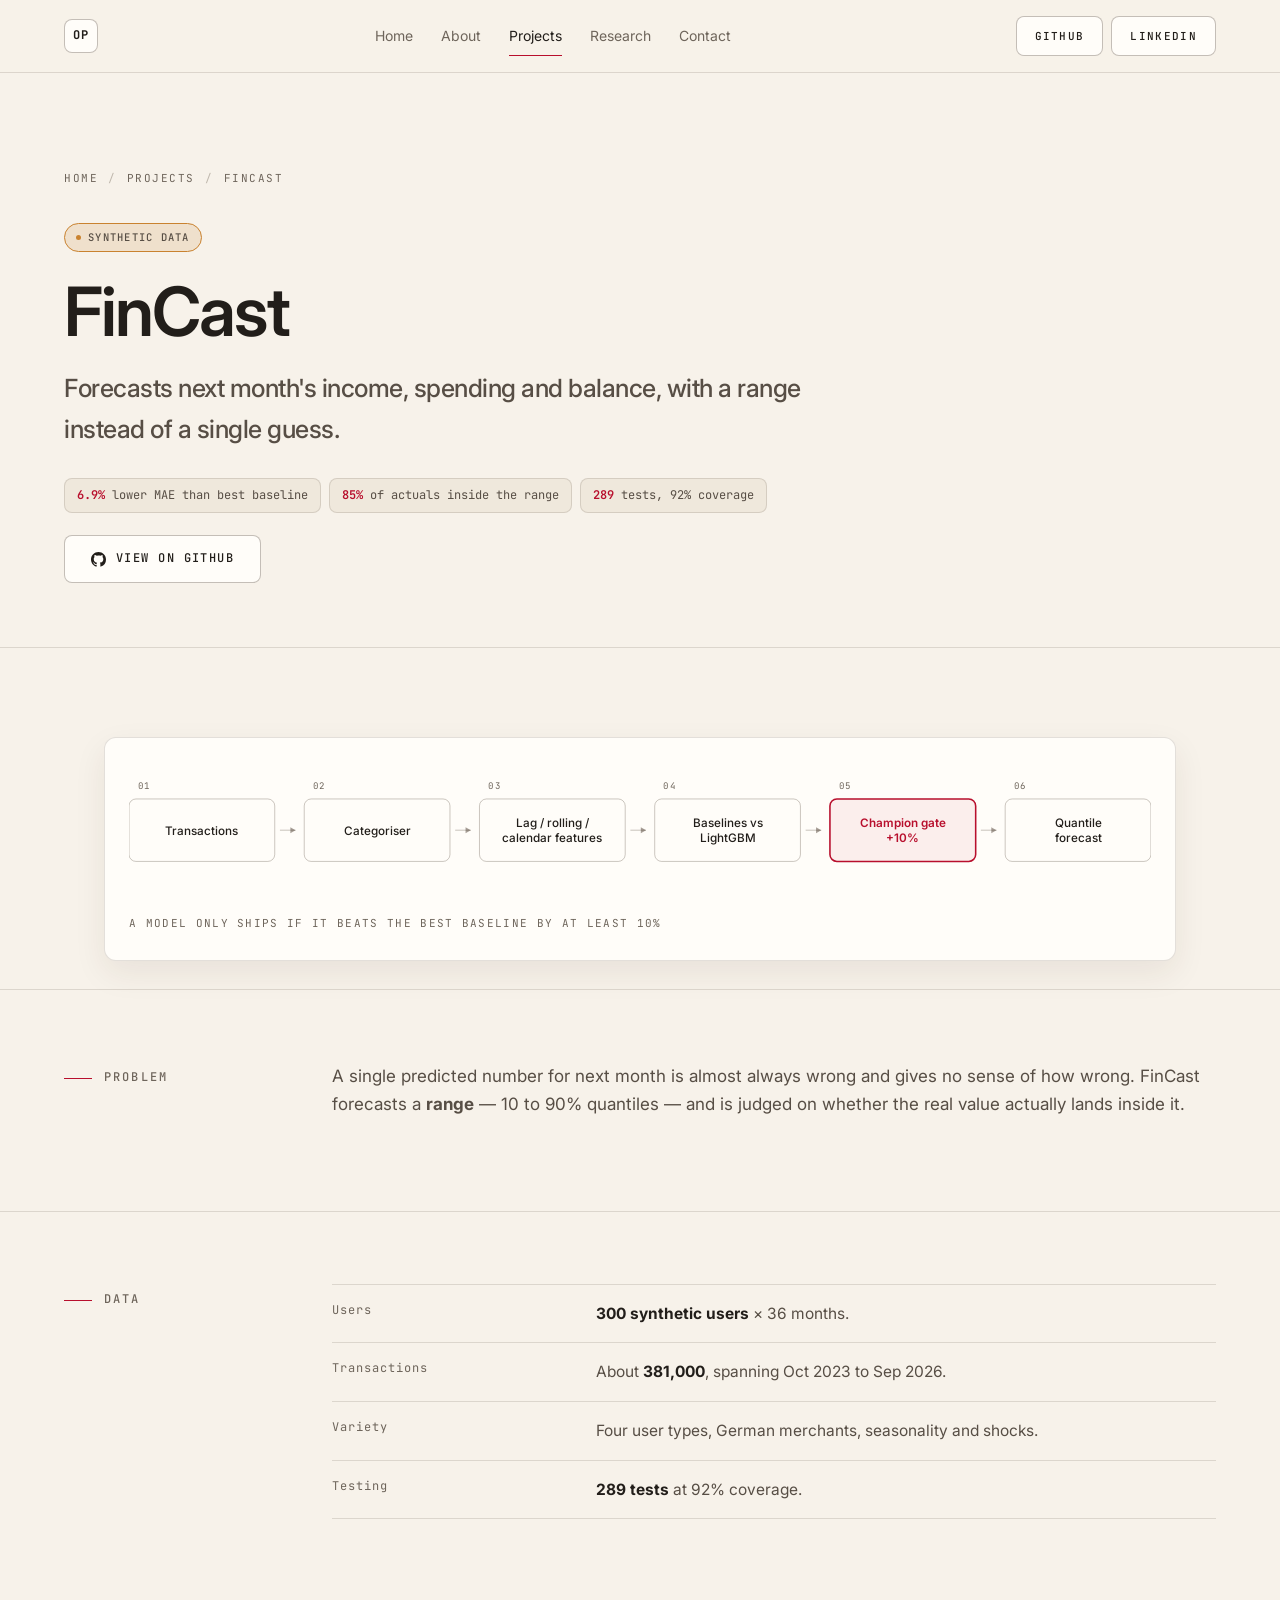
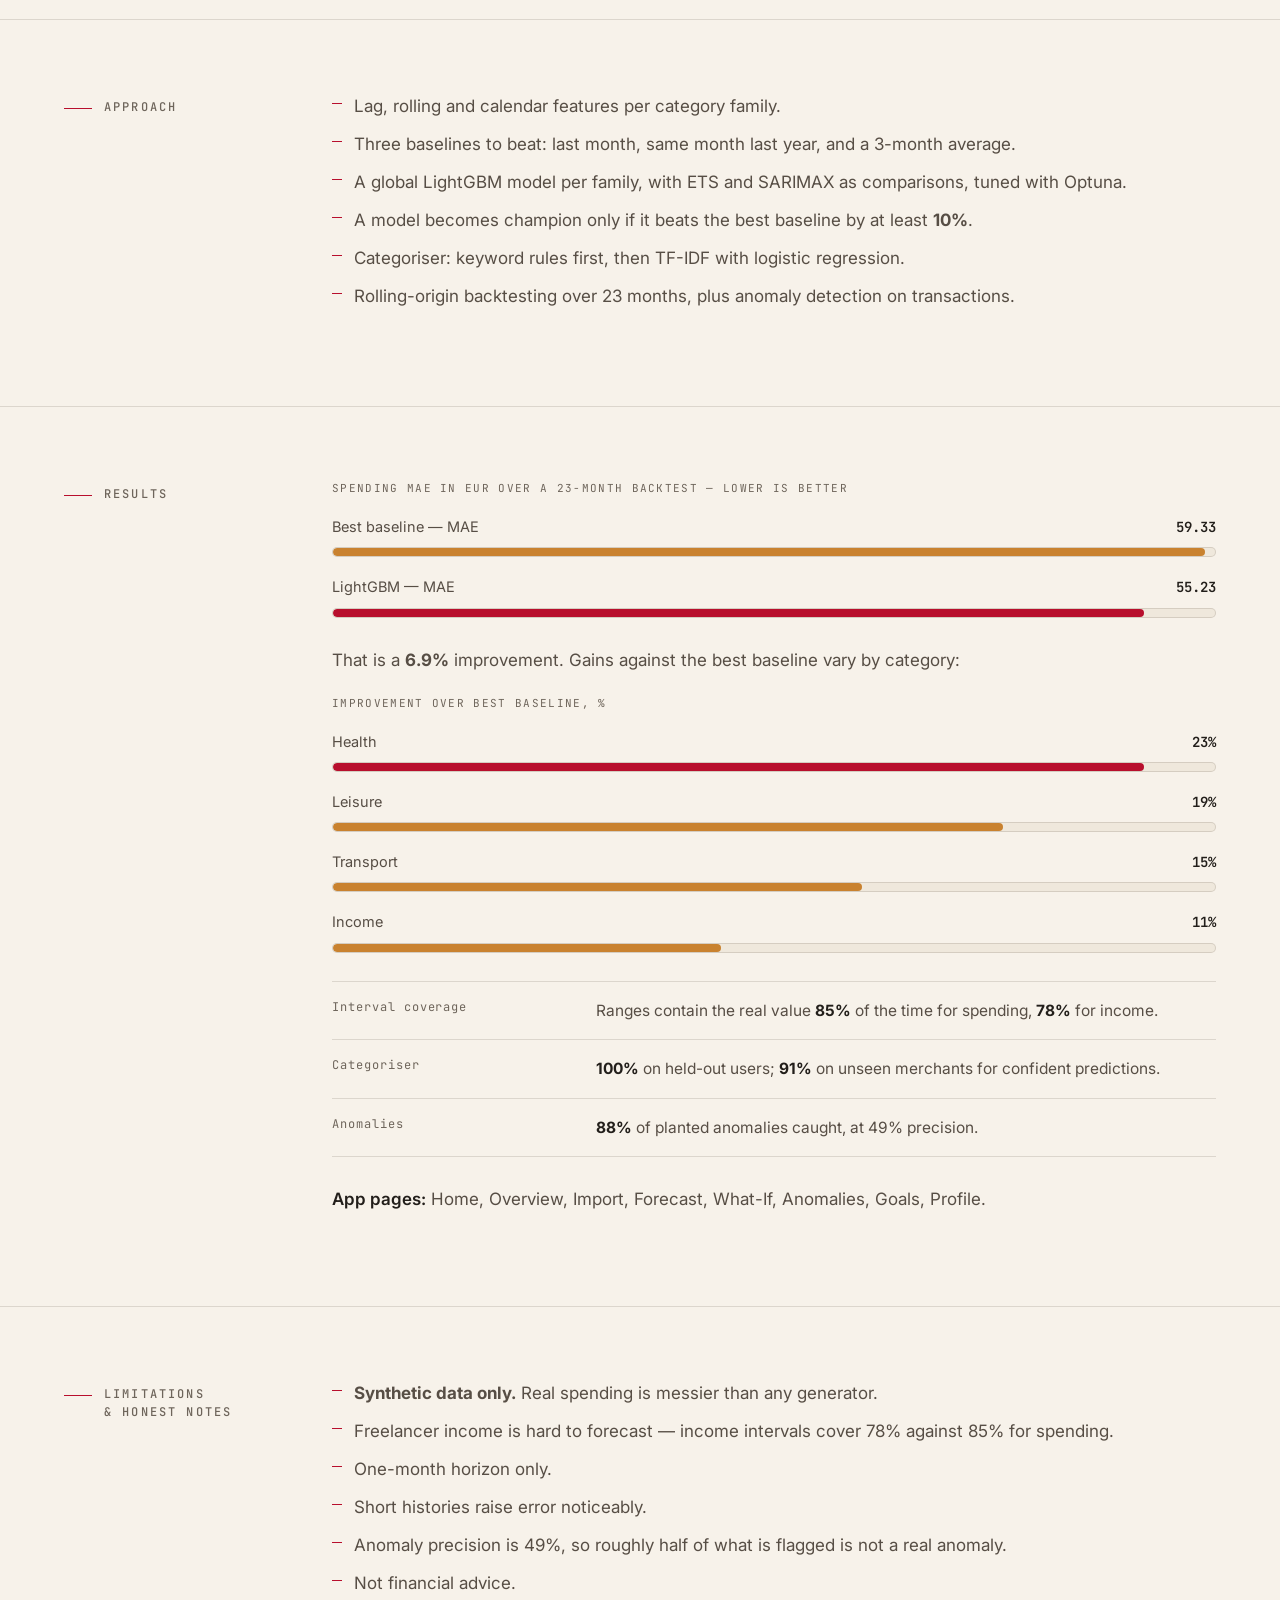
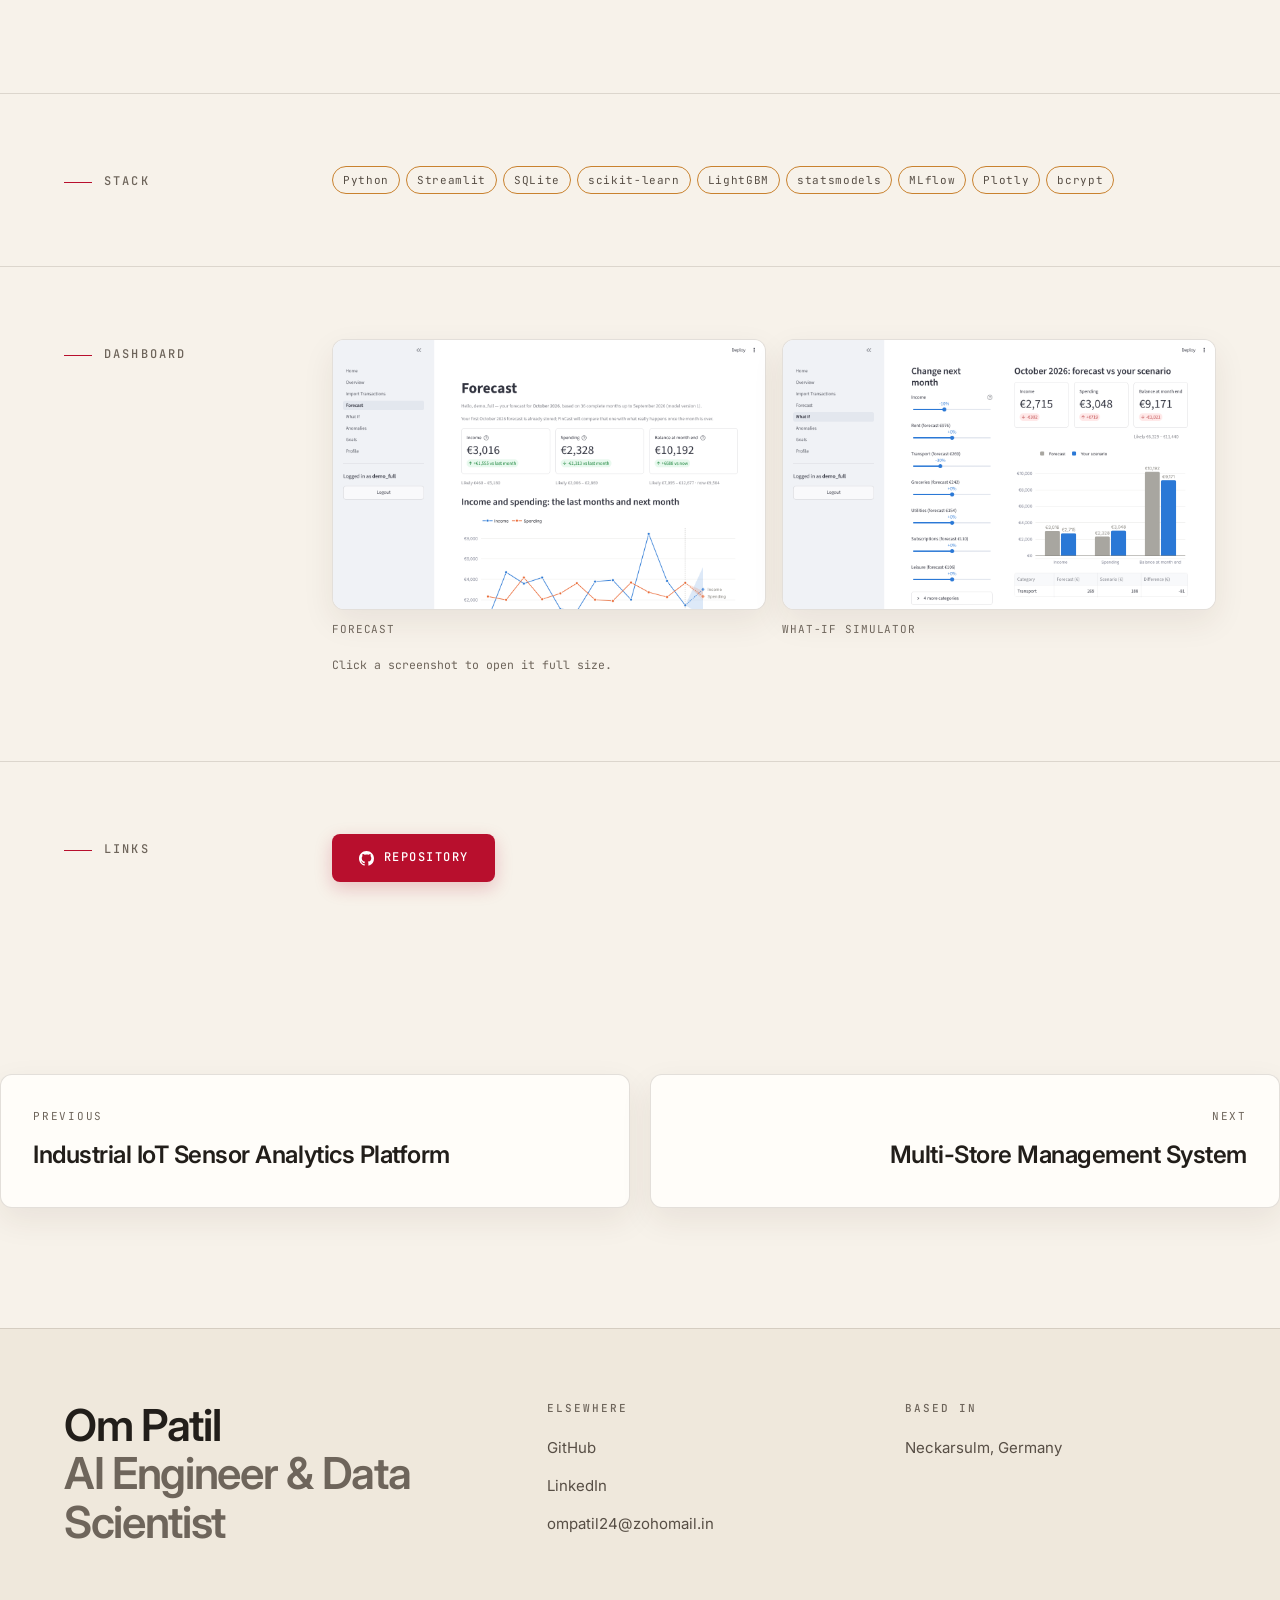
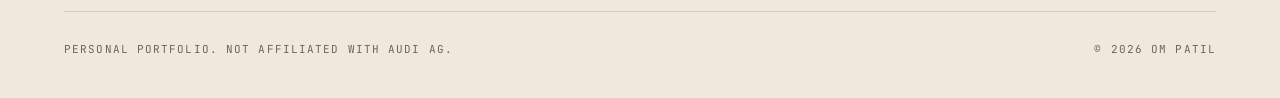
<file: fincast.html>
<!doctype html>
<html lang="en">
<head>
<meta charset="utf-8">
<meta name="viewport" content="width=device-width, initial-scale=1">
<title>FinCast — Om Patil</title>
<meta name="description" content="LightGBM forecasts with 10-90% quantile intervals, validated by rolling-origin backtesting, plus auto-categorisation, anomaly alerts, a what-if simulator and savings goals.">
<link rel="preconnect" href="https://fonts.googleapis.com">
<link rel="preconnect" href="https://fonts.gstatic.com" crossorigin>
<link href="https://fonts.googleapis.com/css2?family=Inter:wght@400;500;600;700&family=JetBrains+Mono:wght@400;500;600;700&display=swap" rel="stylesheet">
<link rel="stylesheet" href="assets/css/styles.css">
</head>
<body>
<a class="skip-link" href="#main">Skip to content</a>

<header class="header">
  <div class="wrap header__inner">
    <a class="logo" href="index.html" aria-label="Om Patil — home">
      <span class="logo__mark" aria-hidden="true">OP</span>
    </a>
    <nav class="nav" aria-label="Primary">
      <a class="nav__link" href="index.html">Home</a>
      <a class="nav__link" href="about.html">About</a>
      <a class="nav__link" href="projects.html" aria-current="page">Projects</a>
      <a class="nav__link" href="research.html">Research</a>
      <a class="nav__link" href="contact.html">Contact</a>
    </nav>
    <div class="header__actions">
      <a class="btn btn--ghost btn--sm" href="https://github.com/OmPatil2806" target="_blank" rel="noopener noreferrer">GitHub</a>
      <a class="btn btn--ghost btn--sm" href="https://www.linkedin.com/in/om-patil-039863369/" target="_blank" rel="noopener noreferrer">LinkedIn</a>
    </div>
    <button class="burger" type="button" data-burger aria-expanded="false" aria-controls="mobile-menu" aria-label="Open menu"><span></span></button>
  </div>
</header>

<div class="mobile-menu" id="mobile-menu" hidden>
  <a class="mobile-menu__link" href="index.html">Home</a>
  <a class="mobile-menu__link" href="about.html">About</a>
  <a class="mobile-menu__link" href="projects.html" aria-current="page">Projects</a>
  <a class="mobile-menu__link" href="research.html">Research</a>
  <a class="mobile-menu__link" href="contact.html">Contact</a>
  <div class="mobile-menu__btns">
    <a class="btn btn--ghost" href="https://github.com/OmPatil2806" target="_blank" rel="noopener noreferrer">GitHub</a>
    <a class="btn btn--ghost" href="https://www.linkedin.com/in/om-patil-039863369/" target="_blank" rel="noopener noreferrer">LinkedIn</a>
  </div>
</div>

<main id="main">

  <section class="page-hero">
    <div class="wrap">
      <nav class="crumbs reveal" aria-label="Breadcrumb">
        <a href="index.html">Home</a><span aria-hidden="true">/</span>
        <a href="projects.html">Projects</a><span aria-hidden="true">/</span>
        <span>FinCast</span>
      </nav>
      <div class="cs-head reveal">
        <div class="badge-row" style="margin-bottom:24px"><span class="badge">Synthetic data</span></div>
        <h1>FinCast</h1>
        <p class="cs-head__headline">Forecasts next month&#x27;s income, spending and balance, with a range instead of a single guess.</p>
        <ul class="metrics"><li class="metric"><b>6.9%</b> lower MAE than best baseline</li><li class="metric"><b>85%</b> of actuals inside the range</li><li class="metric"><b>289</b> tests, 92% coverage</li></ul>
        <div style="display:flex;flex-wrap:wrap;gap:12px">
          <a class="btn btn--ghost" href="https://github.com/OmPatil2806/FinCast-Predict-Your-Next-Month-s-Income-Spending-and-Balance" target="_blank" rel="noopener noreferrer">
            <svg viewBox="0 0 16 16" fill="currentColor" aria-hidden="true"><path d="M8 0C3.58 0 0 3.58 0 8c0 3.54 2.29 6.53 5.47 7.59.4.07.55-.17.55-.38 0-.19-.01-.82-.01-1.49-2.01.37-2.53-.49-2.69-.94-.09-.23-.48-.94-.82-1.13-.28-.15-.68-.52-.01-.53.63-.01 1.08.58 1.23.82.72 1.21 1.87.87 2.33.66.07-.52.28-.87.51-1.07-1.78-.2-3.64-.89-3.64-3.95 0-.87.31-1.59.82-2.15-.08-.2-.36-1.02.08-2.12 0 0 .67-.21 2.2.82a7.4 7.4 0 0 1 2-.27c.68 0 1.36.09 2 .27 1.53-1.04 2.2-.82 2.2-.82.44 1.1.16 1.92.08 2.12.51.56.82 1.27.82 2.15 0 3.07-1.87 3.75-3.65 3.95.29.25.54.73.54 1.48 0 1.07-.01 1.93-.01 2.2 0 .21.15.46.55.38A8.01 8.01 0 0 0 16 8c0-4.42-3.58-8-8-8Z"/></svg> View on GitHub
          </a>
        </div>
      </div>
    </div>
  </section>

  <div class="wrap" style="padding-top:72px">
    <figure class="diagram reveal"><svg viewBox="0 0 1178 150" role="img" aria-label="A model only ships if it beats the best baseline by at least 10%" preserveAspectRatio="xMinYMid meet"><rect x="0" y="38" width="168" height="72" rx="8" fill="#FFFDF9" stroke="rgba(60,45,30,0.30)" stroke-width="1"/><text x="84.0" y="79.0" text-anchor="middle" font-family="Inter, sans-serif" font-size="13.5" font-weight="500" fill="#221E1A">Transactions</text><text x="10" y="26" font-family="JetBrains Mono, monospace" font-size="10.5" letter-spacing="1.6" fill="#6E655B">01</text><line x1="174" y1="74.0" x2="192" y2="74.0" stroke="rgba(60,45,30,0.32)" stroke-width="1"/><path d="M192 74.0 l-6 -3.5 v7 z" fill="rgba(60,45,30,0.45)"/><rect x="202" y="38" width="168" height="72" rx="8" fill="#FFFDF9" stroke="rgba(60,45,30,0.30)" stroke-width="1"/><text x="286.0" y="79.0" text-anchor="middle" font-family="Inter, sans-serif" font-size="13.5" font-weight="500" fill="#221E1A">Categoriser</text><text x="212" y="26" font-family="JetBrains Mono, monospace" font-size="10.5" letter-spacing="1.6" fill="#6E655B">02</text><line x1="376" y1="74.0" x2="394" y2="74.0" stroke="rgba(60,45,30,0.32)" stroke-width="1"/><path d="M394 74.0 l-6 -3.5 v7 z" fill="rgba(60,45,30,0.45)"/><rect x="404" y="38" width="168" height="72" rx="8" fill="#FFFDF9" stroke="rgba(60,45,30,0.30)" stroke-width="1"/><text x="488.0" y="70.0" text-anchor="middle" font-family="Inter, sans-serif" font-size="13.5" font-weight="500" fill="#221E1A">Lag / rolling /</text><text x="488.0" y="88.0" text-anchor="middle" font-family="Inter, sans-serif" font-size="13.5" font-weight="500" fill="#221E1A">calendar features</text><text x="414" y="26" font-family="JetBrains Mono, monospace" font-size="10.5" letter-spacing="1.6" fill="#6E655B">03</text><line x1="578" y1="74.0" x2="596" y2="74.0" stroke="rgba(60,45,30,0.32)" stroke-width="1"/><path d="M596 74.0 l-6 -3.5 v7 z" fill="rgba(60,45,30,0.45)"/><rect x="606" y="38" width="168" height="72" rx="8" fill="#FFFDF9" stroke="rgba(60,45,30,0.30)" stroke-width="1"/><text x="690.0" y="70.0" text-anchor="middle" font-family="Inter, sans-serif" font-size="13.5" font-weight="500" fill="#221E1A">Baselines vs</text><text x="690.0" y="88.0" text-anchor="middle" font-family="Inter, sans-serif" font-size="13.5" font-weight="500" fill="#221E1A">LightGBM</text><text x="616" y="26" font-family="JetBrains Mono, monospace" font-size="10.5" letter-spacing="1.6" fill="#6E655B">04</text><line x1="780" y1="74.0" x2="798" y2="74.0" stroke="rgba(60,45,30,0.32)" stroke-width="1"/><path d="M798 74.0 l-6 -3.5 v7 z" fill="rgba(60,45,30,0.45)"/><rect x="808" y="38" width="168" height="72" rx="8" fill="rgba(184,15,45,0.06)" stroke="#B80F2D" stroke-width="1.8"/><text x="892.0" y="70.0" text-anchor="middle" font-family="Inter, sans-serif" font-size="13.5" font-weight="600" fill="#B80F2D">Champion gate</text><text x="892.0" y="88.0" text-anchor="middle" font-family="Inter, sans-serif" font-size="13.5" font-weight="600" fill="#B80F2D">+10%</text><text x="818" y="26" font-family="JetBrains Mono, monospace" font-size="10.5" letter-spacing="1.6" fill="#6E655B">05</text><line x1="982" y1="74.0" x2="1000" y2="74.0" stroke="rgba(60,45,30,0.32)" stroke-width="1"/><path d="M1000 74.0 l-6 -3.5 v7 z" fill="rgba(60,45,30,0.45)"/><rect x="1010" y="38" width="168" height="72" rx="8" fill="#FFFDF9" stroke="rgba(60,45,30,0.30)" stroke-width="1"/><text x="1094.0" y="70.0" text-anchor="middle" font-family="Inter, sans-serif" font-size="13.5" font-weight="500" fill="#221E1A">Quantile</text><text x="1094.0" y="88.0" text-anchor="middle" font-family="Inter, sans-serif" font-size="13.5" font-weight="500" fill="#221E1A">forecast</text><text x="1020" y="26" font-family="JetBrains Mono, monospace" font-size="10.5" letter-spacing="1.6" fill="#6E655B">06</text></svg><figcaption>A model only ships if it beats the best baseline by at least 10%</figcaption></figure>
  </div>

<section class="cs-section"><div class="wrap"><div class="cs-grid"><h2>Problem</h2><div class="prose" style="max-width:none"><p>A single predicted number for next month is almost always wrong and gives no sense of how wrong. FinCast forecasts a <b>range</b> — 10 to 90% quantiles — and is judged on whether the real value actually lands inside it.</p></div></div></div></section><section class="cs-section"><div class="wrap"><div class="cs-grid"><h2>Data</h2><div class="prose" style="max-width:none"><div class="spec"><div class="spec__row"><div class="spec__k">Users</div><div class="spec__v"><b>300 synthetic users</b> &times; 36 months.</div></div><div class="spec__row"><div class="spec__k">Transactions</div><div class="spec__v">About <b>381,000</b>, spanning Oct 2023 to Sep 2026.</div></div><div class="spec__row"><div class="spec__k">Variety</div><div class="spec__v">Four user types, German merchants, seasonality and shocks.</div></div><div class="spec__row"><div class="spec__k">Testing</div><div class="spec__v"><b>289 tests</b> at 92% coverage.</div></div></div></div></div></div></section><section class="cs-section"><div class="wrap"><div class="cs-grid"><h2>Approach</h2><div class="prose" style="max-width:none"><ul><li>Lag, rolling and calendar features per category family.</li><li>Three baselines to beat: last month, same month last year, and a 3-month average.</li><li>A global LightGBM model per family, with ETS and SARIMAX as comparisons, tuned with Optuna.</li><li>A model becomes champion only if it beats the best baseline by at least <b>10%</b>.</li><li>Categoriser: keyword rules first, then TF-IDF with logistic regression.</li><li>Rolling-origin backtesting over 23 months, plus anomaly detection on transactions.</li></ul></div></div></div></section><section class="cs-section"><div class="wrap"><div class="cs-grid"><h2>Results</h2><div class="prose" style="max-width:none"><p class="mono" style="font-size:11px;letter-spacing:0.12em;text-transform:uppercase;color:var(--muted);margin-bottom:18px">Spending MAE in EUR over a 23-month backtest — lower is better</p><div class="bars reveal"><div class="bar"><div class="bar__head"><span class="bar__name">Best baseline — MAE</span><span class="bar__val">59.33</span></div><div class="bar__track"><div class="bar__fill" style="--w:98.9%"></div></div></div><div class="bar bar--key"><div class="bar__head"><span class="bar__name">LightGBM — MAE</span><span class="bar__val">55.23</span></div><div class="bar__track"><div class="bar__fill" style="--w:92.0%"></div></div></div></div><p>That is a <b>6.9%</b> improvement. Gains against the best baseline vary by category:</p><p class="mono" style="font-size:11px;letter-spacing:0.12em;text-transform:uppercase;color:var(--muted);margin-bottom:18px">Improvement over best baseline, %</p><div class="bars reveal"><div class="bar bar--key"><div class="bar__head"><span class="bar__name">Health</span><span class="bar__val">23%</span></div><div class="bar__track"><div class="bar__fill" style="--w:92.0%"></div></div></div><div class="bar"><div class="bar__head"><span class="bar__name">Leisure</span><span class="bar__val">19%</span></div><div class="bar__track"><div class="bar__fill" style="--w:76.0%"></div></div></div><div class="bar"><div class="bar__head"><span class="bar__name">Transport</span><span class="bar__val">15%</span></div><div class="bar__track"><div class="bar__fill" style="--w:60.0%"></div></div></div><div class="bar"><div class="bar__head"><span class="bar__name">Income</span><span class="bar__val">11%</span></div><div class="bar__track"><div class="bar__fill" style="--w:44.0%"></div></div></div></div><div class="spec"><div class="spec__row"><div class="spec__k">Interval coverage</div><div class="spec__v">Ranges contain the real value <b>85%</b> of the time for spending, <b>78%</b> for income.</div></div><div class="spec__row"><div class="spec__k">Categoriser</div><div class="spec__v"><b>100%</b> on held-out users; <b>91%</b> on unseen merchants for confident predictions.</div></div><div class="spec__row"><div class="spec__k">Anomalies</div><div class="spec__v"><b>88%</b> of planted anomalies caught, at 49% precision.</div></div></div><p style="margin-top:28px"><strong>App pages:</strong> Home, Overview, Import, Forecast, What-If, Anomalies, Goals, Profile.</p></div></div></div></section><section class="cs-section"><div class="wrap"><div class="cs-grid"><h2>Limitations<br>&amp; honest notes</h2><div class="prose" style="max-width:none"><ul><li><b>Synthetic data only.</b> Real spending is messier than any generator.</li><li>Freelancer income is hard to forecast — income intervals cover 78% against 85% for spending.</li><li>One-month horizon only.</li><li>Short histories raise error noticeably.</li><li>Anomaly precision is 49%, so roughly half of what is flagged is not a real anomaly.</li><li>Not financial advice.</li></ul></div></div></div></section><section class="cs-section"><div class="wrap"><div class="cs-grid"><h2>Stack</h2><div class="prose" style="max-width:none"><div class="tags"><span class="tag">Python</span><span class="tag">Streamlit</span><span class="tag">SQLite</span><span class="tag">scikit-learn</span><span class="tag">LightGBM</span><span class="tag">statsmodels</span><span class="tag">MLflow</span><span class="tag">Plotly</span><span class="tag">bcrypt</span></div></div></div></div></section><section class="cs-section"><div class="wrap"><div class="cs-grid"><h2>Dashboard</h2><div class="prose" style="max-width:none"><div class="shots shots--2 reveal"><figure class="shot-fig"><button class="shot shot--img" type="button" data-lightbox="assets/img/projects/fincast-1.png" data-lightbox-alt="FinCast — Forecast" data-lightbox-caption="Forecast — next month’s income, spending and balance"><img src="assets/img/projects/fincast-1.png" alt="FinCast — Forecast" width="1280" height="860" loading="lazy" decoding="async"></button><figcaption class="shot__cap">Forecast</figcaption></figure><figure class="shot-fig"><button class="shot shot--img" type="button" data-lightbox="assets/img/projects/fincast-2.png" data-lightbox-alt="FinCast — What-If simulator" data-lightbox-caption="What-If simulator — change next month and compare with the forecast"><img src="assets/img/projects/fincast-2.png" alt="FinCast — What-If simulator" width="1280" height="860" loading="lazy" decoding="async"></button><figcaption class="shot__cap">What-If simulator</figcaption></figure></div><p class="mono" style="font-size:11.5px;color:var(--muted);margin-top:18px">Click a screenshot to open it full size.</p></div></div></div></section><section class="cs-section"><div class="wrap"><div class="cs-grid"><h2>Links</h2><div class="prose" style="max-width:none"><div style="display:flex;flex-wrap:wrap;gap:12px"><a class="btn btn--solid" href="https://github.com/OmPatil2806/FinCast-Predict-Your-Next-Month-s-Income-Spending-and-Balance" target="_blank" rel="noopener noreferrer"><svg viewBox="0 0 16 16" fill="currentColor" aria-hidden="true"><path d="M8 0C3.58 0 0 3.58 0 8c0 3.54 2.29 6.53 5.47 7.59.4.07.55-.17.55-.38 0-.19-.01-.82-.01-1.49-2.01.37-2.53-.49-2.69-.94-.09-.23-.48-.94-.82-1.13-.28-.15-.68-.52-.01-.53.63-.01 1.08.58 1.23.82.72 1.21 1.87.87 2.33.66.07-.52.28-.87.51-1.07-1.78-.2-3.64-.89-3.64-3.95 0-.87.31-1.59.82-2.15-.08-.2-.36-1.02.08-2.12 0 0 .67-.21 2.2.82a7.4 7.4 0 0 1 2-.27c.68 0 1.36.09 2 .27 1.53-1.04 2.2-.82 2.2-.82.44 1.1.16 1.92.08 2.12.51.56.82 1.27.82 2.15 0 3.07-1.87 3.75-3.65 3.95.29.25.54.73.54 1.48 0 1.07-.01 1.93-.01 2.2 0 .21.15.46.55.38A8.01 8.01 0 0 0 16 8c0-4.42-3.58-8-8-8Z"/></svg> Repository</a></div></div></div></div></section>
  <nav class="pager" aria-label="Project navigation">
    <a class="pager__item" href="iot-platform.html"><div class="pager__k">Previous</div><div class="pager__t">Industrial IoT Sensor Analytics Platform</div></a>
    <a class="pager__item pager__item--next" href="multi-store.html"><div class="pager__k">Next</div><div class="pager__t">Multi-Store Management System</div></a>
  </nav>

</main>

<footer class="footer">
  <div class="wrap">
    <div class="footer__grid">
      <div>
        <p class="footer__word">Om Patil<br><span>AI Engineer &amp; Data Scientist</span></p>
      </div>
      <div>
        <h4>Elsewhere</h4>
        <ul class="footer__list">
          <li><a href="https://github.com/OmPatil2806" target="_blank" rel="noopener noreferrer">GitHub</a></li>
          <li><a href="https://www.linkedin.com/in/om-patil-039863369/" target="_blank" rel="noopener noreferrer">LinkedIn</a></li>
          <li><a href="mailto:ompatil24@zohomail.in">ompatil24@zohomail.in</a></li>
        </ul>
      </div>
      <div>
        <h4>Based in</h4>
        <ul class="footer__list">
          <li><span>Neckarsulm, Germany</span></li>
        </ul>
      </div>
    </div>
    <div class="footer__bottom">
      <span>Personal portfolio. Not affiliated with AUDI AG.</span>
      <span>&copy; <span data-year>2026</span> Om Patil</span>
    </div>
  </div>
</footer>

<script src="assets/js/main.js" defer></script>
</body>
</html>
</file>
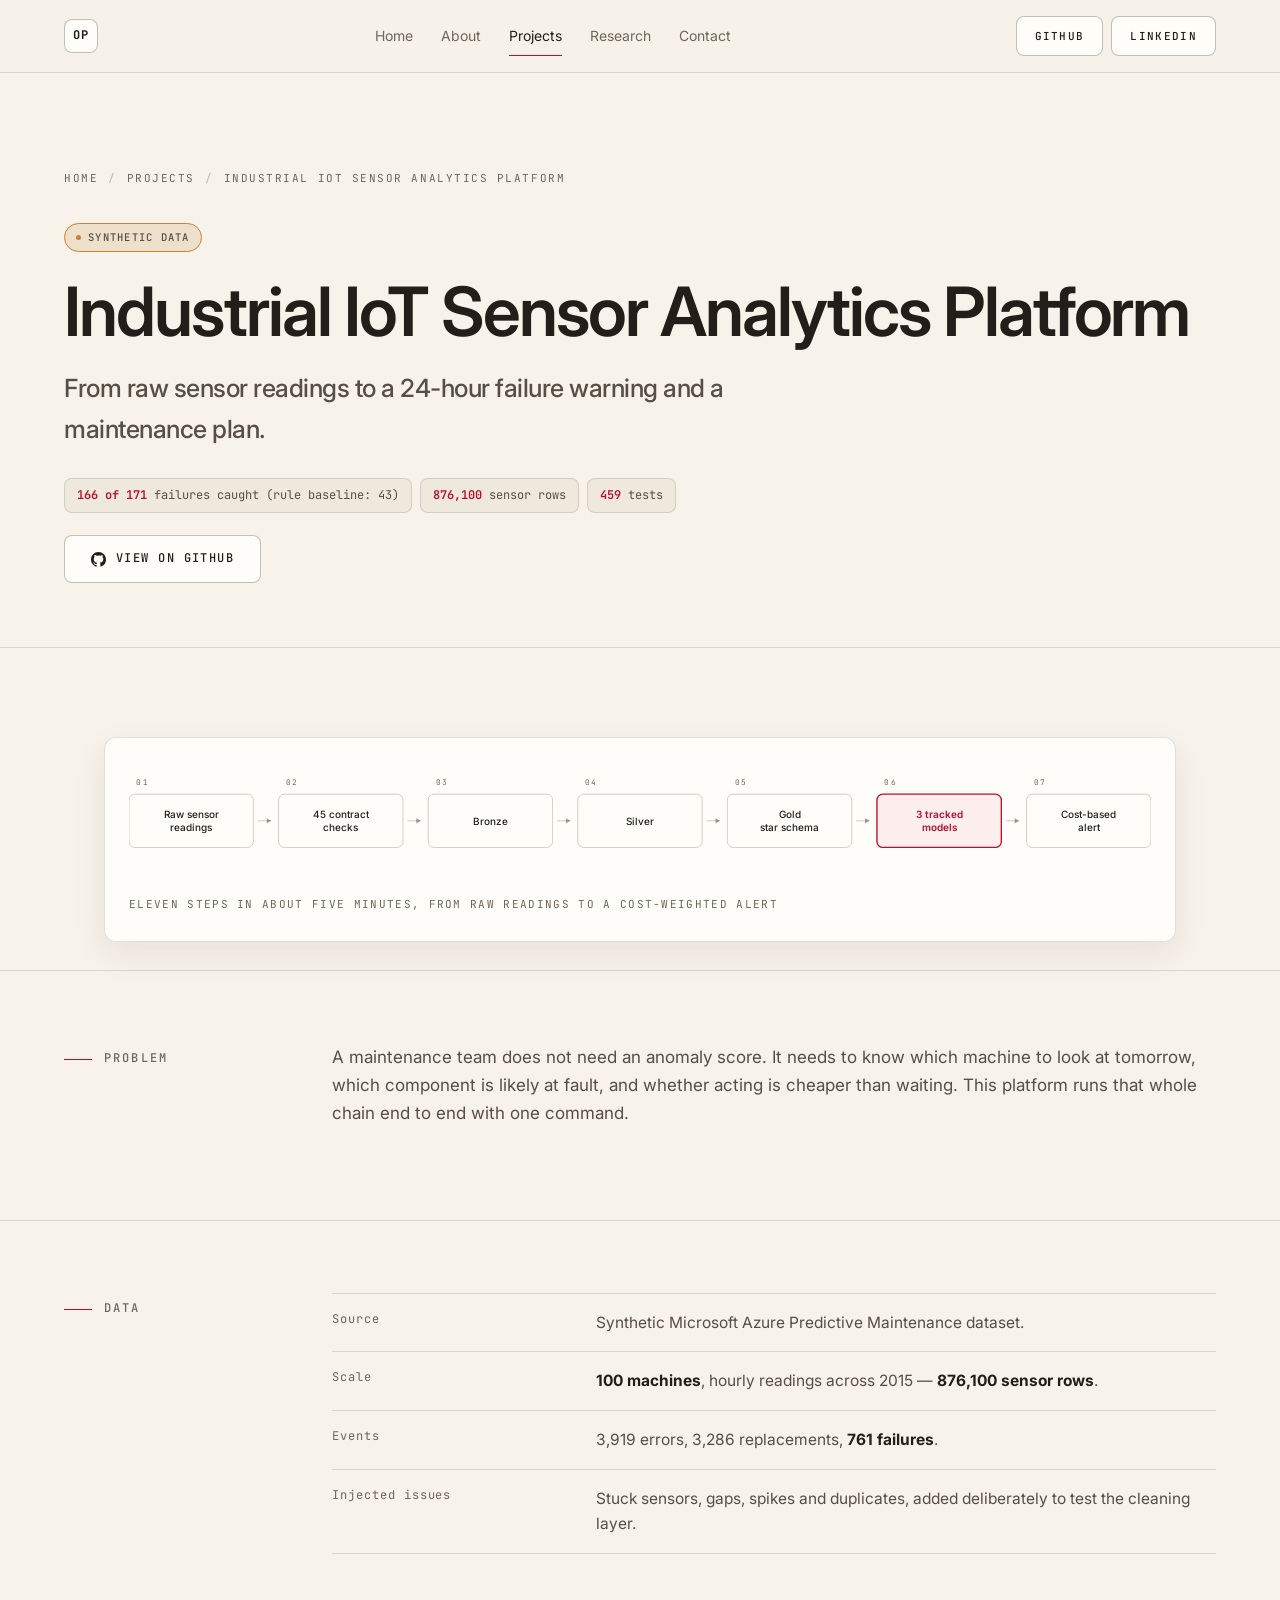
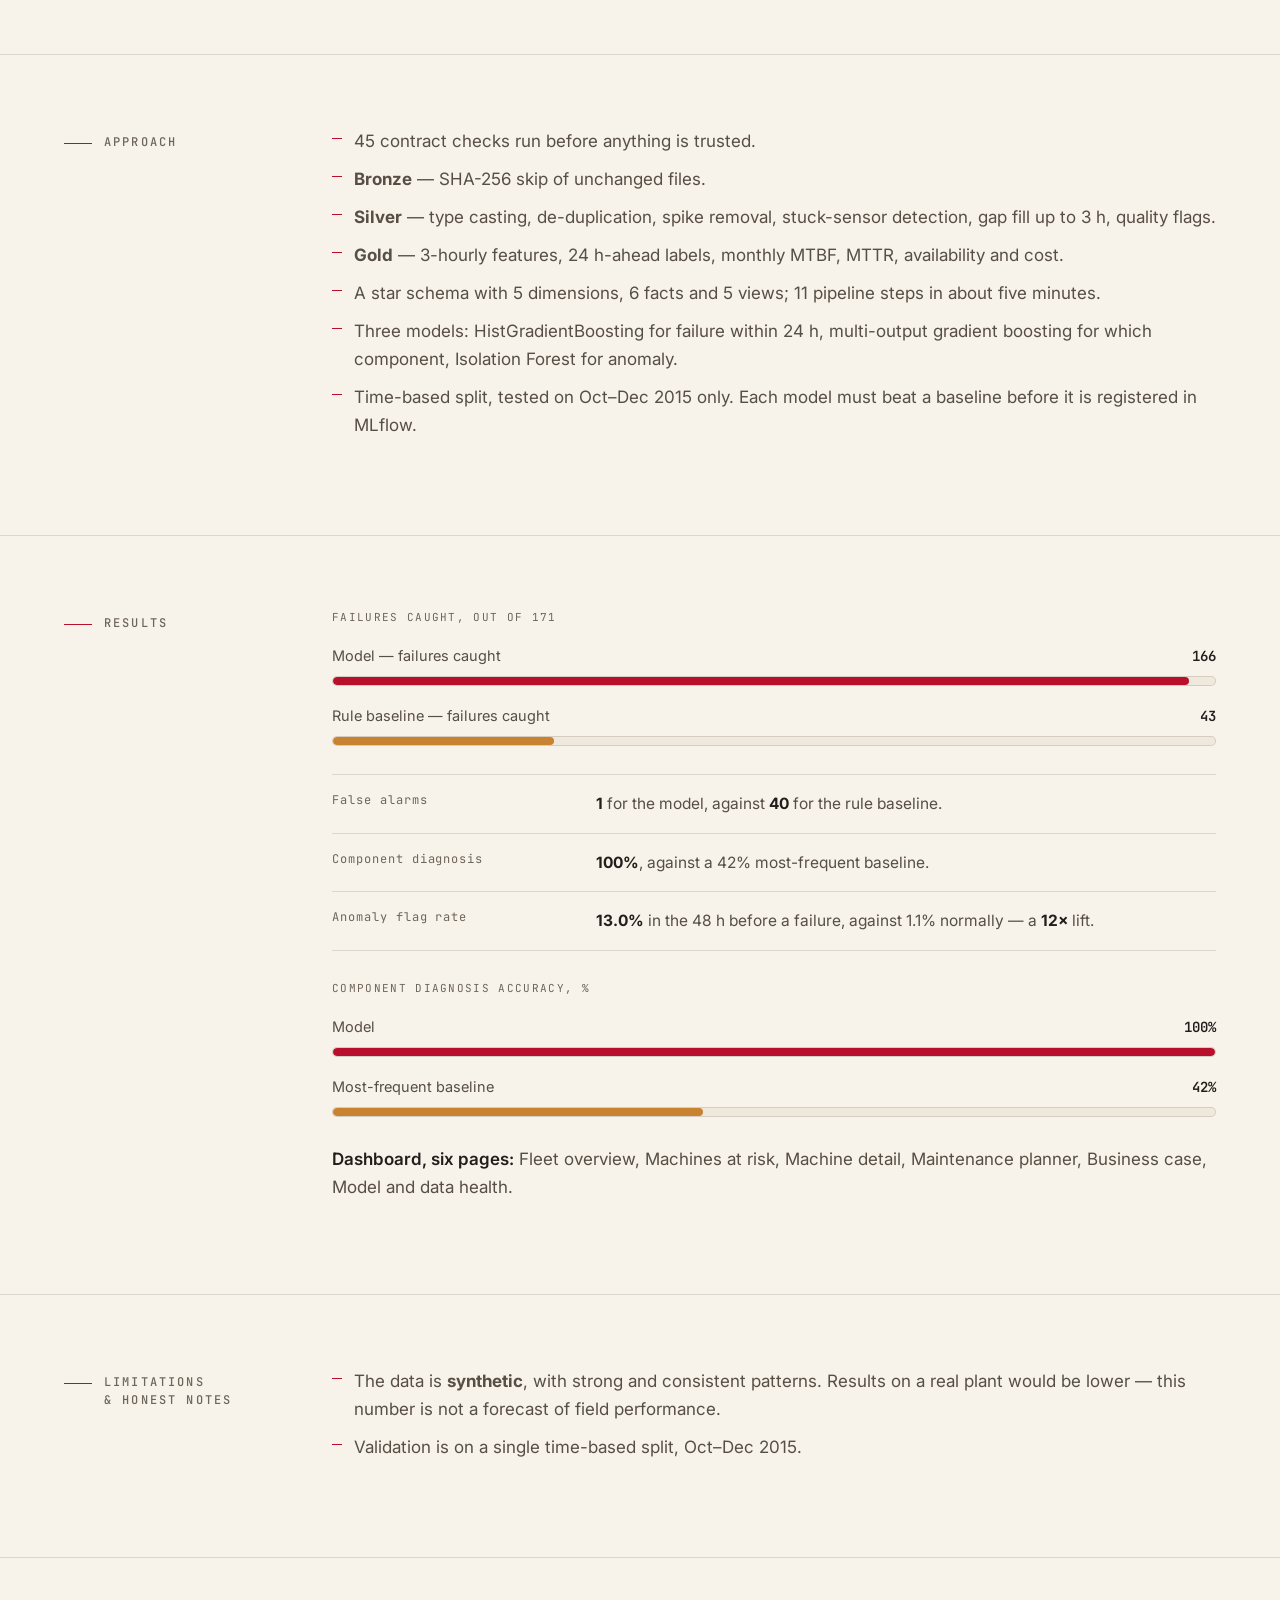
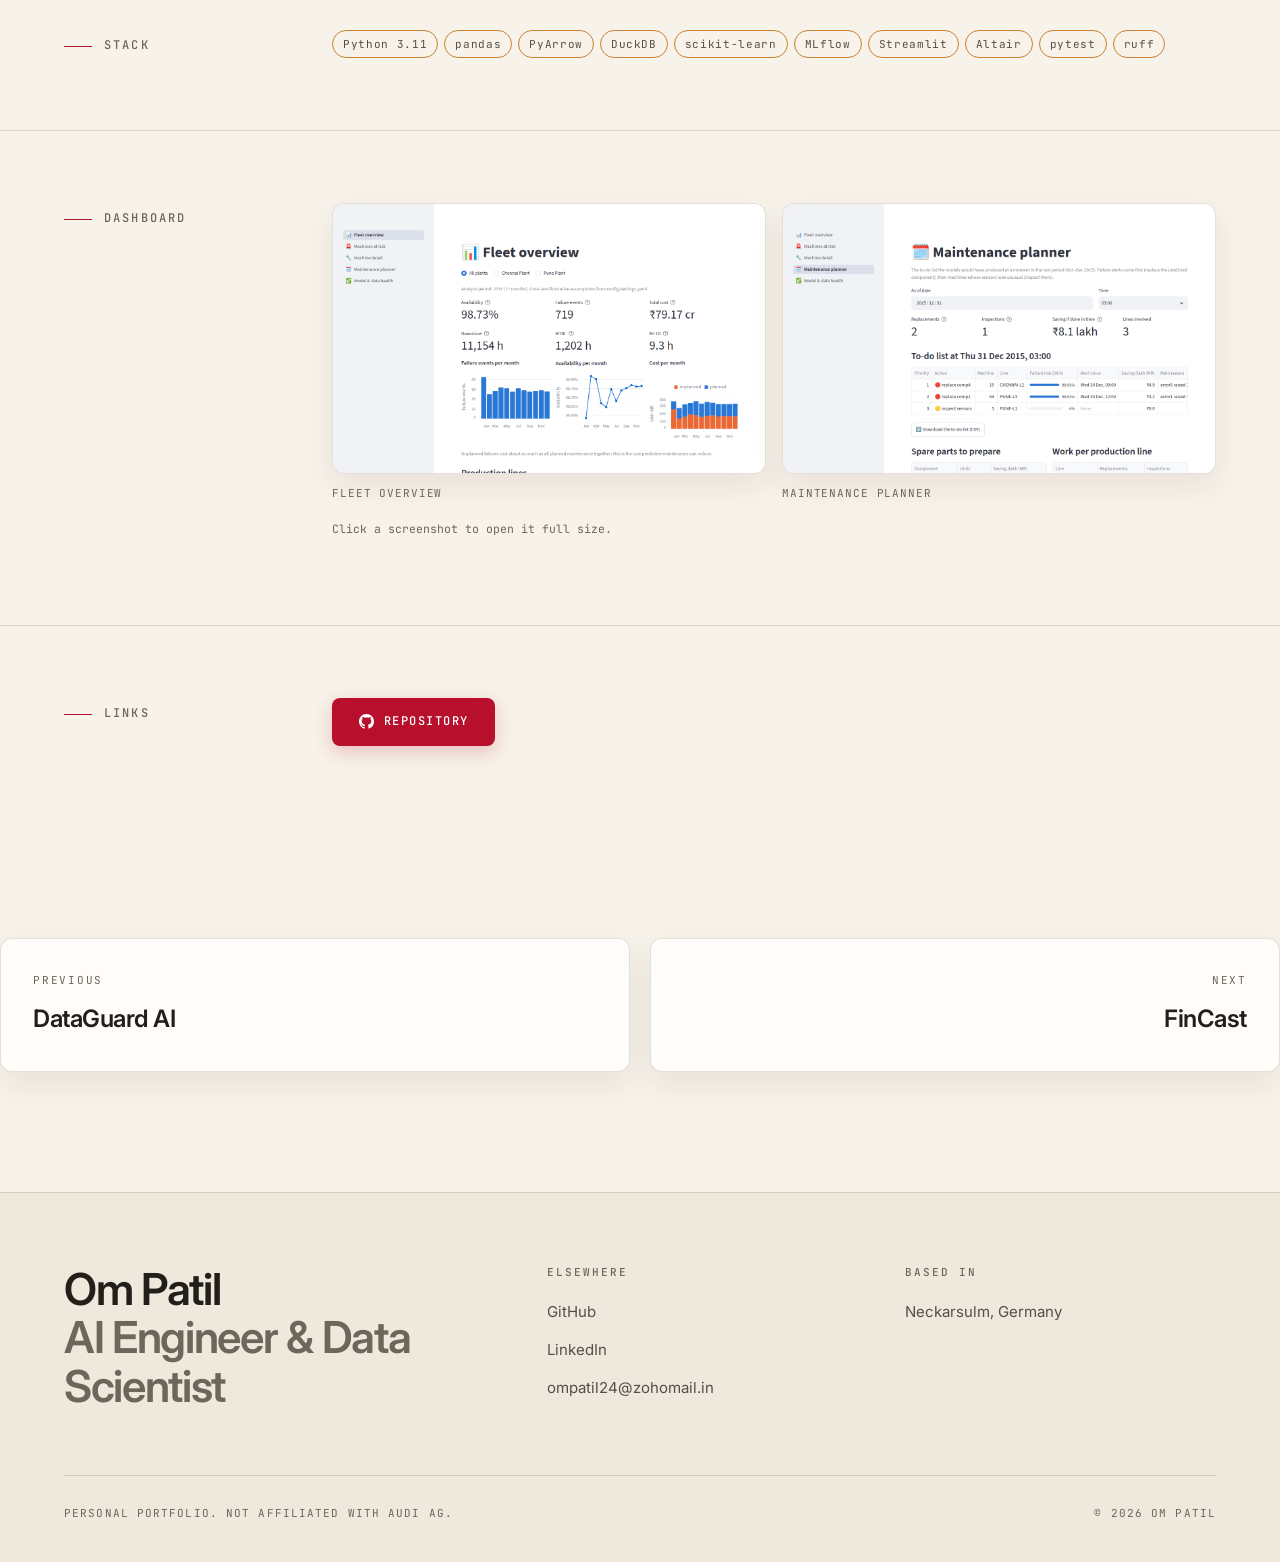
<file: iot-platform.html>
<!doctype html>
<html lang="en">
<head>
<meta charset="utf-8">
<meta name="viewport" content="width=device-width, initial-scale=1">
<title>Industrial IoT Sensor Analytics Platform — Om Patil</title>
<meta name="description" content="Bronze, Silver and Gold layers, a DuckDB star schema, three tracked models and a cost-based alert threshold, run end to end with one command.">
<link rel="preconnect" href="https://fonts.googleapis.com">
<link rel="preconnect" href="https://fonts.gstatic.com" crossorigin>
<link href="https://fonts.googleapis.com/css2?family=Inter:wght@400;500;600;700&family=JetBrains+Mono:wght@400;500;600;700&display=swap" rel="stylesheet">
<link rel="stylesheet" href="assets/css/styles.css">
</head>
<body>
<a class="skip-link" href="#main">Skip to content</a>

<header class="header">
  <div class="wrap header__inner">
    <a class="logo" href="index.html" aria-label="Om Patil — home">
      <span class="logo__mark" aria-hidden="true">OP</span>
    </a>
    <nav class="nav" aria-label="Primary">
      <a class="nav__link" href="index.html">Home</a>
      <a class="nav__link" href="about.html">About</a>
      <a class="nav__link" href="projects.html" aria-current="page">Projects</a>
      <a class="nav__link" href="research.html">Research</a>
      <a class="nav__link" href="contact.html">Contact</a>
    </nav>
    <div class="header__actions">
      <a class="btn btn--ghost btn--sm" href="https://github.com/OmPatil2806" target="_blank" rel="noopener noreferrer">GitHub</a>
      <a class="btn btn--ghost btn--sm" href="https://www.linkedin.com/in/om-patil-039863369/" target="_blank" rel="noopener noreferrer">LinkedIn</a>
    </div>
    <button class="burger" type="button" data-burger aria-expanded="false" aria-controls="mobile-menu" aria-label="Open menu"><span></span></button>
  </div>
</header>

<div class="mobile-menu" id="mobile-menu" hidden>
  <a class="mobile-menu__link" href="index.html">Home</a>
  <a class="mobile-menu__link" href="about.html">About</a>
  <a class="mobile-menu__link" href="projects.html" aria-current="page">Projects</a>
  <a class="mobile-menu__link" href="research.html">Research</a>
  <a class="mobile-menu__link" href="contact.html">Contact</a>
  <div class="mobile-menu__btns">
    <a class="btn btn--ghost" href="https://github.com/OmPatil2806" target="_blank" rel="noopener noreferrer">GitHub</a>
    <a class="btn btn--ghost" href="https://www.linkedin.com/in/om-patil-039863369/" target="_blank" rel="noopener noreferrer">LinkedIn</a>
  </div>
</div>

<main id="main">

  <section class="page-hero">
    <div class="wrap">
      <nav class="crumbs reveal" aria-label="Breadcrumb">
        <a href="index.html">Home</a><span aria-hidden="true">/</span>
        <a href="projects.html">Projects</a><span aria-hidden="true">/</span>
        <span>Industrial IoT Sensor Analytics Platform</span>
      </nav>
      <div class="cs-head reveal">
        <div class="badge-row" style="margin-bottom:24px"><span class="badge">Synthetic data</span></div>
        <h1>Industrial IoT Sensor Analytics Platform</h1>
        <p class="cs-head__headline">From raw sensor readings to a 24-hour failure warning and a maintenance plan.</p>
        <ul class="metrics"><li class="metric"><b>166 of 171</b> failures caught (rule baseline: 43)</li><li class="metric"><b>876,100</b> sensor rows</li><li class="metric"><b>459</b> tests</li></ul>
        <div style="display:flex;flex-wrap:wrap;gap:12px">
          <a class="btn btn--ghost" href="https://github.com/OmPatil2806/Industrial-IoT-Sensor-Analytics-Platform-" target="_blank" rel="noopener noreferrer">
            <svg viewBox="0 0 16 16" fill="currentColor" aria-hidden="true"><path d="M8 0C3.58 0 0 3.58 0 8c0 3.54 2.29 6.53 5.47 7.59.4.07.55-.17.55-.38 0-.19-.01-.82-.01-1.49-2.01.37-2.53-.49-2.69-.94-.09-.23-.48-.94-.82-1.13-.28-.15-.68-.52-.01-.53.63-.01 1.08.58 1.23.82.72 1.21 1.87.87 2.33.66.07-.52.28-.87.51-1.07-1.78-.2-3.64-.89-3.64-3.95 0-.87.31-1.59.82-2.15-.08-.2-.36-1.02.08-2.12 0 0 .67-.21 2.2.82a7.4 7.4 0 0 1 2-.27c.68 0 1.36.09 2 .27 1.53-1.04 2.2-.82 2.2-.82.44 1.1.16 1.92.08 2.12.51.56.82 1.27.82 2.15 0 3.07-1.87 3.75-3.65 3.95.29.25.54.73.54 1.48 0 1.07-.01 1.93-.01 2.2 0 .21.15.46.55.38A8.01 8.01 0 0 0 16 8c0-4.42-3.58-8-8-8Z"/></svg> View on GitHub
          </a>
        </div>
      </div>
    </div>
  </section>

  <div class="wrap" style="padding-top:72px">
    <figure class="diagram reveal"><svg viewBox="0 0 1380 150" role="img" aria-label="Eleven steps in about five minutes, from raw readings to a cost-weighted alert" preserveAspectRatio="xMinYMid meet"><rect x="0" y="38" width="168" height="72" rx="8" fill="#FFFDF9" stroke="rgba(60,45,30,0.30)" stroke-width="1"/><text x="84.0" y="70.0" text-anchor="middle" font-family="Inter, sans-serif" font-size="13.5" font-weight="500" fill="#221E1A">Raw sensor</text><text x="84.0" y="88.0" text-anchor="middle" font-family="Inter, sans-serif" font-size="13.5" font-weight="500" fill="#221E1A">readings</text><text x="10" y="26" font-family="JetBrains Mono, monospace" font-size="10.5" letter-spacing="1.6" fill="#6E655B">01</text><line x1="174" y1="74.0" x2="192" y2="74.0" stroke="rgba(60,45,30,0.32)" stroke-width="1"/><path d="M192 74.0 l-6 -3.5 v7 z" fill="rgba(60,45,30,0.45)"/><rect x="202" y="38" width="168" height="72" rx="8" fill="#FFFDF9" stroke="rgba(60,45,30,0.30)" stroke-width="1"/><text x="286.0" y="70.0" text-anchor="middle" font-family="Inter, sans-serif" font-size="13.5" font-weight="500" fill="#221E1A">45 contract</text><text x="286.0" y="88.0" text-anchor="middle" font-family="Inter, sans-serif" font-size="13.5" font-weight="500" fill="#221E1A">checks</text><text x="212" y="26" font-family="JetBrains Mono, monospace" font-size="10.5" letter-spacing="1.6" fill="#6E655B">02</text><line x1="376" y1="74.0" x2="394" y2="74.0" stroke="rgba(60,45,30,0.32)" stroke-width="1"/><path d="M394 74.0 l-6 -3.5 v7 z" fill="rgba(60,45,30,0.45)"/><rect x="404" y="38" width="168" height="72" rx="8" fill="#FFFDF9" stroke="rgba(60,45,30,0.30)" stroke-width="1"/><text x="488.0" y="79.0" text-anchor="middle" font-family="Inter, sans-serif" font-size="13.5" font-weight="500" fill="#221E1A">Bronze</text><text x="414" y="26" font-family="JetBrains Mono, monospace" font-size="10.5" letter-spacing="1.6" fill="#6E655B">03</text><line x1="578" y1="74.0" x2="596" y2="74.0" stroke="rgba(60,45,30,0.32)" stroke-width="1"/><path d="M596 74.0 l-6 -3.5 v7 z" fill="rgba(60,45,30,0.45)"/><rect x="606" y="38" width="168" height="72" rx="8" fill="#FFFDF9" stroke="rgba(60,45,30,0.30)" stroke-width="1"/><text x="690.0" y="79.0" text-anchor="middle" font-family="Inter, sans-serif" font-size="13.5" font-weight="500" fill="#221E1A">Silver</text><text x="616" y="26" font-family="JetBrains Mono, monospace" font-size="10.5" letter-spacing="1.6" fill="#6E655B">04</text><line x1="780" y1="74.0" x2="798" y2="74.0" stroke="rgba(60,45,30,0.32)" stroke-width="1"/><path d="M798 74.0 l-6 -3.5 v7 z" fill="rgba(60,45,30,0.45)"/><rect x="808" y="38" width="168" height="72" rx="8" fill="#FFFDF9" stroke="rgba(60,45,30,0.30)" stroke-width="1"/><text x="892.0" y="70.0" text-anchor="middle" font-family="Inter, sans-serif" font-size="13.5" font-weight="500" fill="#221E1A">Gold</text><text x="892.0" y="88.0" text-anchor="middle" font-family="Inter, sans-serif" font-size="13.5" font-weight="500" fill="#221E1A">star schema</text><text x="818" y="26" font-family="JetBrains Mono, monospace" font-size="10.5" letter-spacing="1.6" fill="#6E655B">05</text><line x1="982" y1="74.0" x2="1000" y2="74.0" stroke="rgba(60,45,30,0.32)" stroke-width="1"/><path d="M1000 74.0 l-6 -3.5 v7 z" fill="rgba(60,45,30,0.45)"/><rect x="1010" y="38" width="168" height="72" rx="8" fill="rgba(184,15,45,0.06)" stroke="#B80F2D" stroke-width="1.8"/><text x="1094.0" y="70.0" text-anchor="middle" font-family="Inter, sans-serif" font-size="13.5" font-weight="600" fill="#B80F2D">3 tracked</text><text x="1094.0" y="88.0" text-anchor="middle" font-family="Inter, sans-serif" font-size="13.5" font-weight="600" fill="#B80F2D">models</text><text x="1020" y="26" font-family="JetBrains Mono, monospace" font-size="10.5" letter-spacing="1.6" fill="#6E655B">06</text><line x1="1184" y1="74.0" x2="1202" y2="74.0" stroke="rgba(60,45,30,0.32)" stroke-width="1"/><path d="M1202 74.0 l-6 -3.5 v7 z" fill="rgba(60,45,30,0.45)"/><rect x="1212" y="38" width="168" height="72" rx="8" fill="#FFFDF9" stroke="rgba(60,45,30,0.30)" stroke-width="1"/><text x="1296.0" y="70.0" text-anchor="middle" font-family="Inter, sans-serif" font-size="13.5" font-weight="500" fill="#221E1A">Cost-based</text><text x="1296.0" y="88.0" text-anchor="middle" font-family="Inter, sans-serif" font-size="13.5" font-weight="500" fill="#221E1A">alert</text><text x="1222" y="26" font-family="JetBrains Mono, monospace" font-size="10.5" letter-spacing="1.6" fill="#6E655B">07</text></svg><figcaption>Eleven steps in about five minutes, from raw readings to a cost-weighted alert</figcaption></figure>
  </div>

<section class="cs-section"><div class="wrap"><div class="cs-grid"><h2>Problem</h2><div class="prose" style="max-width:none"><p>A maintenance team does not need an anomaly score. It needs to know which machine to look at tomorrow, which component is likely at fault, and whether acting is cheaper than waiting. This platform runs that whole chain end to end with one command.</p></div></div></div></section><section class="cs-section"><div class="wrap"><div class="cs-grid"><h2>Data</h2><div class="prose" style="max-width:none"><div class="spec"><div class="spec__row"><div class="spec__k">Source</div><div class="spec__v">Synthetic Microsoft Azure Predictive Maintenance dataset.</div></div><div class="spec__row"><div class="spec__k">Scale</div><div class="spec__v"><b>100 machines</b>, hourly readings across 2015 — <b>876,100 sensor rows</b>.</div></div><div class="spec__row"><div class="spec__k">Events</div><div class="spec__v">3,919 errors, 3,286 replacements, <b>761 failures</b>.</div></div><div class="spec__row"><div class="spec__k">Injected issues</div><div class="spec__v">Stuck sensors, gaps, spikes and duplicates, added deliberately to test the cleaning layer.</div></div></div></div></div></div></section><section class="cs-section"><div class="wrap"><div class="cs-grid"><h2>Approach</h2><div class="prose" style="max-width:none"><ul><li>45 contract checks run before anything is trusted.</li><li><b>Bronze</b> — SHA-256 skip of unchanged files.</li><li><b>Silver</b> — type casting, de-duplication, spike removal, stuck-sensor detection, gap fill up to 3 h, quality flags.</li><li><b>Gold</b> — 3-hourly features, 24 h-ahead labels, monthly MTBF, MTTR, availability and cost.</li><li>A star schema with 5 dimensions, 6 facts and 5 views; 11 pipeline steps in about five minutes.</li><li>Three models: HistGradientBoosting for failure within 24 h, multi-output gradient boosting for which component, Isolation Forest for anomaly.</li><li>Time-based split, tested on Oct&ndash;Dec 2015 only. Each model must beat a baseline before it is registered in MLflow.</li></ul></div></div></div></section><section class="cs-section"><div class="wrap"><div class="cs-grid"><h2>Results</h2><div class="prose" style="max-width:none"><p class="mono" style="font-size:11px;letter-spacing:0.12em;text-transform:uppercase;color:var(--muted);margin-bottom:18px">Failures caught, out of 171</p><div class="bars reveal"><div class="bar bar--key"><div class="bar__head"><span class="bar__name">Model — failures caught</span><span class="bar__val">166</span></div><div class="bar__track"><div class="bar__fill" style="--w:97.1%"></div></div></div><div class="bar"><div class="bar__head"><span class="bar__name">Rule baseline — failures caught</span><span class="bar__val">43</span></div><div class="bar__track"><div class="bar__fill" style="--w:25.1%"></div></div></div></div><div class="spec"><div class="spec__row"><div class="spec__k">False alarms</div><div class="spec__v"><b>1</b> for the model, against <b>40</b> for the rule baseline.</div></div><div class="spec__row"><div class="spec__k">Component diagnosis</div><div class="spec__v"><b>100%</b>, against a 42% most-frequent baseline.</div></div><div class="spec__row"><div class="spec__k">Anomaly flag rate</div><div class="spec__v"><b>13.0%</b> in the 48 h before a failure, against 1.1% normally — a <b>12&times;</b> lift.</div></div></div><p class="mono" style="font-size:11px;letter-spacing:0.12em;text-transform:uppercase;color:var(--muted);margin-bottom:18px">Component diagnosis accuracy, %</p><div class="bars reveal"><div class="bar bar--key"><div class="bar__head"><span class="bar__name">Model</span><span class="bar__val">100%</span></div><div class="bar__track"><div class="bar__fill" style="--w:100.0%"></div></div></div><div class="bar"><div class="bar__head"><span class="bar__name">Most-frequent baseline</span><span class="bar__val">42%</span></div><div class="bar__track"><div class="bar__fill" style="--w:42.0%"></div></div></div></div><p style="margin-top:28px"><strong>Dashboard, six pages:</strong> Fleet overview, Machines at risk, Machine detail, Maintenance planner, Business case, Model and data health.</p></div></div></div></section><section class="cs-section"><div class="wrap"><div class="cs-grid"><h2>Limitations<br>&amp; honest notes</h2><div class="prose" style="max-width:none"><ul><li>The data is <b>synthetic</b>, with strong and consistent patterns. Results on a real plant would be lower — this number is not a forecast of field performance.</li><li>Validation is on a single time-based split, Oct&ndash;Dec 2015.</li></ul></div></div></div></section><section class="cs-section"><div class="wrap"><div class="cs-grid"><h2>Stack</h2><div class="prose" style="max-width:none"><div class="tags"><span class="tag">Python 3.11</span><span class="tag">pandas</span><span class="tag">PyArrow</span><span class="tag">DuckDB</span><span class="tag">scikit-learn</span><span class="tag">MLflow</span><span class="tag">Streamlit</span><span class="tag">Altair</span><span class="tag">pytest</span><span class="tag">ruff</span></div></div></div></div></section><section class="cs-section"><div class="wrap"><div class="cs-grid"><h2>Dashboard</h2><div class="prose" style="max-width:none"><div class="shots shots--2 reveal"><figure class="shot-fig"><button class="shot shot--img" type="button" data-lightbox="assets/img/projects/iot-platform-1.png" data-lightbox-alt="Industrial IoT Sensor Analytics Platform — Fleet overview" data-lightbox-caption="Fleet overview — availability, failures and cost per machine"><img src="assets/img/projects/iot-platform-1.png" alt="Industrial IoT Sensor Analytics Platform — Fleet overview" width="1280" height="1250" loading="lazy" decoding="async"></button><figcaption class="shot__cap">Fleet overview</figcaption></figure><figure class="shot-fig"><button class="shot shot--img" type="button" data-lightbox="assets/img/projects/iot-platform-2.png" data-lightbox-alt="Industrial IoT Sensor Analytics Platform — Maintenance planner" data-lightbox-caption="Maintenance planner — ranked to-do list and spare parts"><img src="assets/img/projects/iot-platform-2.png" alt="Industrial IoT Sensor Analytics Platform — Maintenance planner" width="1280" height="1050" loading="lazy" decoding="async"></button><figcaption class="shot__cap">Maintenance planner</figcaption></figure></div><p class="mono" style="font-size:11.5px;color:var(--muted);margin-top:18px">Click a screenshot to open it full size.</p></div></div></div></section><section class="cs-section"><div class="wrap"><div class="cs-grid"><h2>Links</h2><div class="prose" style="max-width:none"><div style="display:flex;flex-wrap:wrap;gap:12px"><a class="btn btn--solid" href="https://github.com/OmPatil2806/Industrial-IoT-Sensor-Analytics-Platform-" target="_blank" rel="noopener noreferrer"><svg viewBox="0 0 16 16" fill="currentColor" aria-hidden="true"><path d="M8 0C3.58 0 0 3.58 0 8c0 3.54 2.29 6.53 5.47 7.59.4.07.55-.17.55-.38 0-.19-.01-.82-.01-1.49-2.01.37-2.53-.49-2.69-.94-.09-.23-.48-.94-.82-1.13-.28-.15-.68-.52-.01-.53.63-.01 1.08.58 1.23.82.72 1.21 1.87.87 2.33.66.07-.52.28-.87.51-1.07-1.78-.2-3.64-.89-3.64-3.95 0-.87.31-1.59.82-2.15-.08-.2-.36-1.02.08-2.12 0 0 .67-.21 2.2.82a7.4 7.4 0 0 1 2-.27c.68 0 1.36.09 2 .27 1.53-1.04 2.2-.82 2.2-.82.44 1.1.16 1.92.08 2.12.51.56.82 1.27.82 2.15 0 3.07-1.87 3.75-3.65 3.95.29.25.54.73.54 1.48 0 1.07-.01 1.93-.01 2.2 0 .21.15.46.55.38A8.01 8.01 0 0 0 16 8c0-4.42-3.58-8-8-8Z"/></svg> Repository</a></div></div></div></div></section>
  <nav class="pager" aria-label="Project navigation">
    <a class="pager__item" href="dataguard-ai.html"><div class="pager__k">Previous</div><div class="pager__t">DataGuard AI</div></a>
    <a class="pager__item pager__item--next" href="fincast.html"><div class="pager__k">Next</div><div class="pager__t">FinCast</div></a>
  </nav>

</main>

<footer class="footer">
  <div class="wrap">
    <div class="footer__grid">
      <div>
        <p class="footer__word">Om Patil<br><span>AI Engineer &amp; Data Scientist</span></p>
      </div>
      <div>
        <h4>Elsewhere</h4>
        <ul class="footer__list">
          <li><a href="https://github.com/OmPatil2806" target="_blank" rel="noopener noreferrer">GitHub</a></li>
          <li><a href="https://www.linkedin.com/in/om-patil-039863369/" target="_blank" rel="noopener noreferrer">LinkedIn</a></li>
          <li><a href="mailto:ompatil24@zohomail.in">ompatil24@zohomail.in</a></li>
        </ul>
      </div>
      <div>
        <h4>Based in</h4>
        <ul class="footer__list">
          <li><span>Neckarsulm, Germany</span></li>
        </ul>
      </div>
    </div>
    <div class="footer__bottom">
      <span>Personal portfolio. Not affiliated with AUDI AG.</span>
      <span>&copy; <span data-year>2026</span> Om Patil</span>
    </div>
  </div>
</footer>

<script src="assets/js/main.js" defer></script>
</body>
</html>
</file>
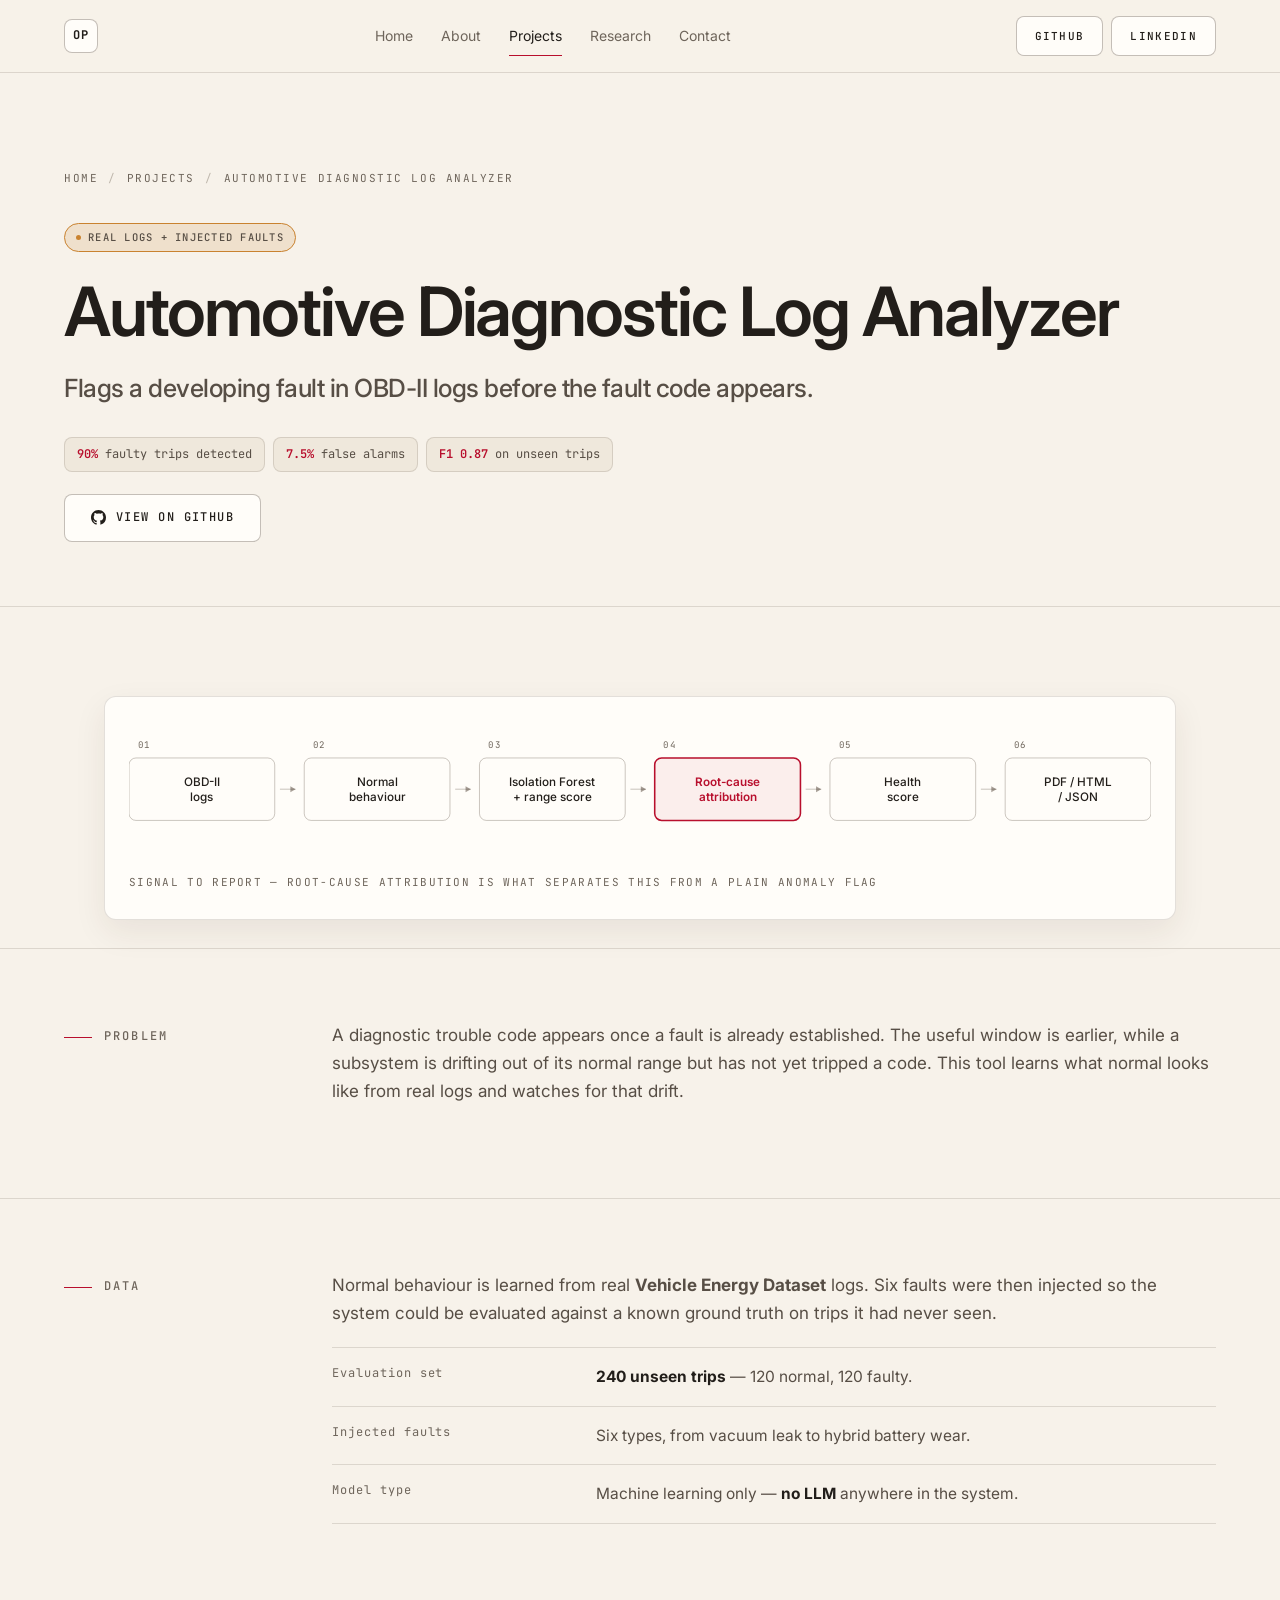
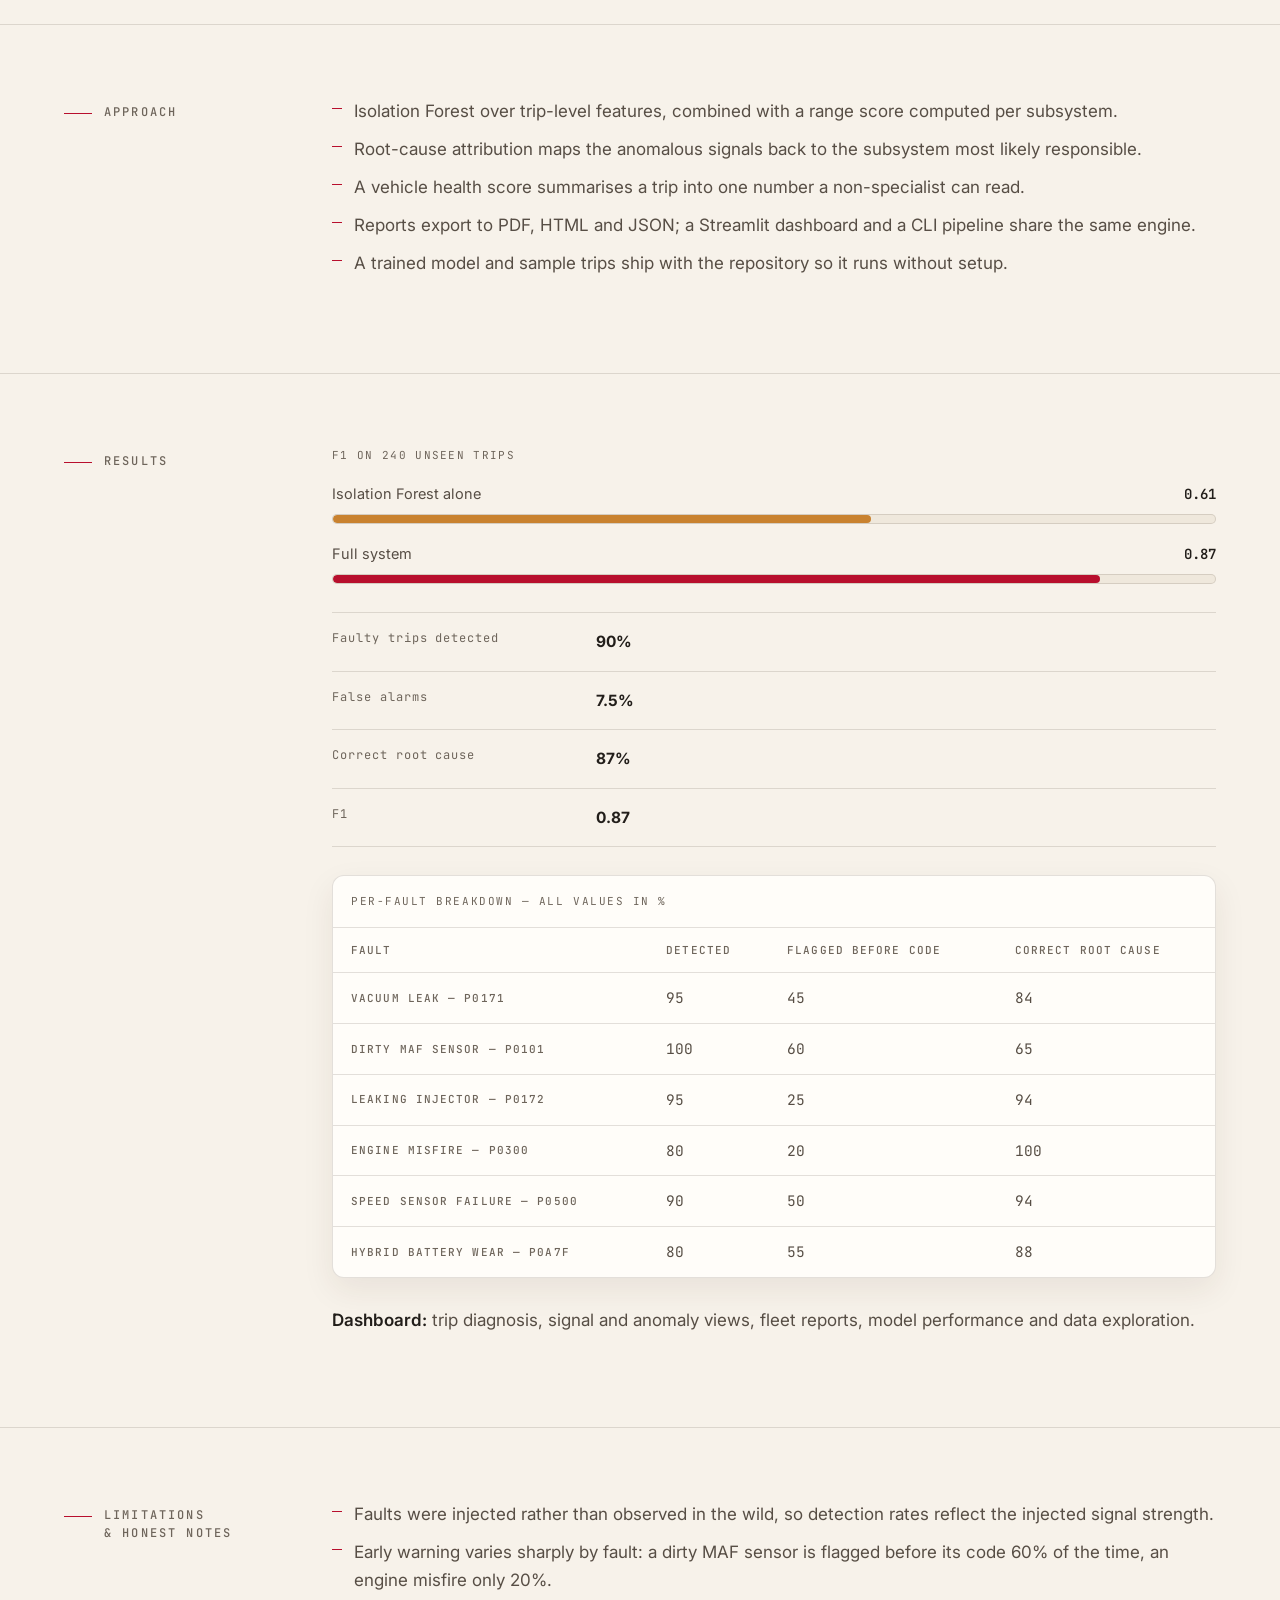
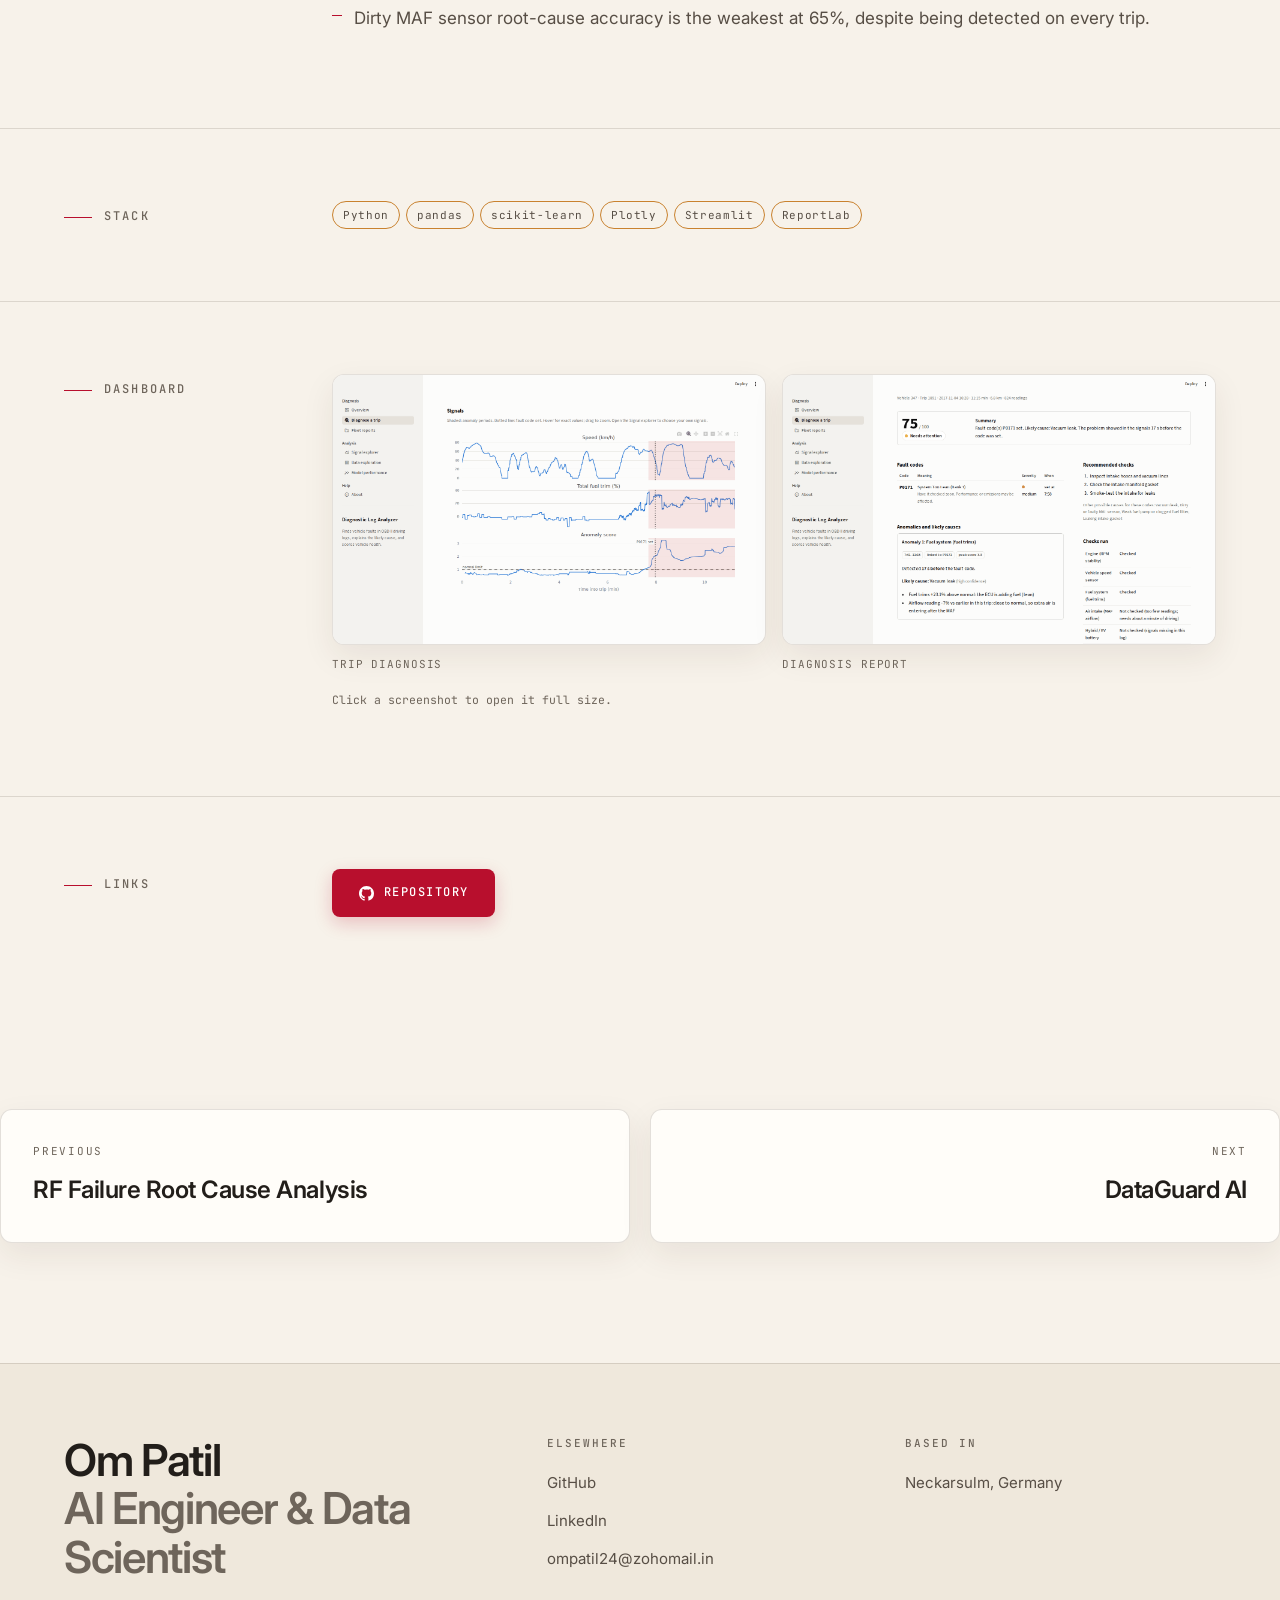
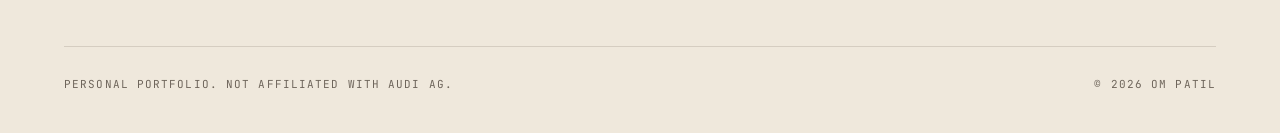
<file: log-analyzer.html>
<!doctype html>
<html lang="en">
<head>
<meta charset="utf-8">
<meta name="viewport" content="width=device-width, initial-scale=1">
<title>Automotive Diagnostic Log Analyzer — Om Patil</title>
<meta name="description" content="Isolation Forest plus a per-subsystem range score over real Vehicle Energy Dataset logs, with root-cause attribution, health scoring and PDF/HTML/JSON reports.">
<link rel="preconnect" href="https://fonts.googleapis.com">
<link rel="preconnect" href="https://fonts.gstatic.com" crossorigin>
<link href="https://fonts.googleapis.com/css2?family=Inter:wght@400;500;600;700&family=JetBrains+Mono:wght@400;500;600;700&display=swap" rel="stylesheet">
<link rel="stylesheet" href="assets/css/styles.css">
</head>
<body>
<a class="skip-link" href="#main">Skip to content</a>

<header class="header">
  <div class="wrap header__inner">
    <a class="logo" href="index.html" aria-label="Om Patil — home">
      <span class="logo__mark" aria-hidden="true">OP</span>
    </a>
    <nav class="nav" aria-label="Primary">
      <a class="nav__link" href="index.html">Home</a>
      <a class="nav__link" href="about.html">About</a>
      <a class="nav__link" href="projects.html" aria-current="page">Projects</a>
      <a class="nav__link" href="research.html">Research</a>
      <a class="nav__link" href="contact.html">Contact</a>
    </nav>
    <div class="header__actions">
      <a class="btn btn--ghost btn--sm" href="https://github.com/OmPatil2806" target="_blank" rel="noopener noreferrer">GitHub</a>
      <a class="btn btn--ghost btn--sm" href="https://www.linkedin.com/in/om-patil-039863369/" target="_blank" rel="noopener noreferrer">LinkedIn</a>
    </div>
    <button class="burger" type="button" data-burger aria-expanded="false" aria-controls="mobile-menu" aria-label="Open menu"><span></span></button>
  </div>
</header>

<div class="mobile-menu" id="mobile-menu" hidden>
  <a class="mobile-menu__link" href="index.html">Home</a>
  <a class="mobile-menu__link" href="about.html">About</a>
  <a class="mobile-menu__link" href="projects.html" aria-current="page">Projects</a>
  <a class="mobile-menu__link" href="research.html">Research</a>
  <a class="mobile-menu__link" href="contact.html">Contact</a>
  <div class="mobile-menu__btns">
    <a class="btn btn--ghost" href="https://github.com/OmPatil2806" target="_blank" rel="noopener noreferrer">GitHub</a>
    <a class="btn btn--ghost" href="https://www.linkedin.com/in/om-patil-039863369/" target="_blank" rel="noopener noreferrer">LinkedIn</a>
  </div>
</div>

<main id="main">

  <section class="page-hero">
    <div class="wrap">
      <nav class="crumbs reveal" aria-label="Breadcrumb">
        <a href="index.html">Home</a><span aria-hidden="true">/</span>
        <a href="projects.html">Projects</a><span aria-hidden="true">/</span>
        <span>Automotive Diagnostic Log Analyzer</span>
      </nav>
      <div class="cs-head reveal">
        <div class="badge-row" style="margin-bottom:24px"><span class="badge">Real logs + injected faults</span></div>
        <h1>Automotive Diagnostic Log Analyzer</h1>
        <p class="cs-head__headline">Flags a developing fault in OBD-II logs before the fault code appears.</p>
        <ul class="metrics"><li class="metric"><b>90%</b> faulty trips detected</li><li class="metric"><b>7.5%</b> false alarms</li><li class="metric"><b>F1 0.87</b> on unseen trips</li></ul>
        <div style="display:flex;flex-wrap:wrap;gap:12px">
          <a class="btn btn--ghost" href="https://github.com/OmPatil2806/Automative-Diagnostic--log-analyzer" target="_blank" rel="noopener noreferrer">
            <svg viewBox="0 0 16 16" fill="currentColor" aria-hidden="true"><path d="M8 0C3.58 0 0 3.58 0 8c0 3.54 2.29 6.53 5.47 7.59.4.07.55-.17.55-.38 0-.19-.01-.82-.01-1.49-2.01.37-2.53-.49-2.69-.94-.09-.23-.48-.94-.82-1.13-.28-.15-.68-.52-.01-.53.63-.01 1.08.58 1.23.82.72 1.21 1.87.87 2.33.66.07-.52.28-.87.51-1.07-1.78-.2-3.64-.89-3.64-3.95 0-.87.31-1.59.82-2.15-.08-.2-.36-1.02.08-2.12 0 0 .67-.21 2.2.82a7.4 7.4 0 0 1 2-.27c.68 0 1.36.09 2 .27 1.53-1.04 2.2-.82 2.2-.82.44 1.1.16 1.92.08 2.12.51.56.82 1.27.82 2.15 0 3.07-1.87 3.75-3.65 3.95.29.25.54.73.54 1.48 0 1.07-.01 1.93-.01 2.2 0 .21.15.46.55.38A8.01 8.01 0 0 0 16 8c0-4.42-3.58-8-8-8Z"/></svg> View on GitHub
          </a>
        </div>
      </div>
    </div>
  </section>

  <div class="wrap" style="padding-top:72px">
    <figure class="diagram reveal"><svg viewBox="0 0 1178 150" role="img" aria-label="Signal to report — root-cause attribution is what separates this from a plain anomaly flag" preserveAspectRatio="xMinYMid meet"><rect x="0" y="38" width="168" height="72" rx="8" fill="#FFFDF9" stroke="rgba(60,45,30,0.30)" stroke-width="1"/><text x="84.0" y="70.0" text-anchor="middle" font-family="Inter, sans-serif" font-size="13.5" font-weight="500" fill="#221E1A">OBD-II</text><text x="84.0" y="88.0" text-anchor="middle" font-family="Inter, sans-serif" font-size="13.5" font-weight="500" fill="#221E1A">logs</text><text x="10" y="26" font-family="JetBrains Mono, monospace" font-size="10.5" letter-spacing="1.6" fill="#6E655B">01</text><line x1="174" y1="74.0" x2="192" y2="74.0" stroke="rgba(60,45,30,0.32)" stroke-width="1"/><path d="M192 74.0 l-6 -3.5 v7 z" fill="rgba(60,45,30,0.45)"/><rect x="202" y="38" width="168" height="72" rx="8" fill="#FFFDF9" stroke="rgba(60,45,30,0.30)" stroke-width="1"/><text x="286.0" y="70.0" text-anchor="middle" font-family="Inter, sans-serif" font-size="13.5" font-weight="500" fill="#221E1A">Normal</text><text x="286.0" y="88.0" text-anchor="middle" font-family="Inter, sans-serif" font-size="13.5" font-weight="500" fill="#221E1A">behaviour</text><text x="212" y="26" font-family="JetBrains Mono, monospace" font-size="10.5" letter-spacing="1.6" fill="#6E655B">02</text><line x1="376" y1="74.0" x2="394" y2="74.0" stroke="rgba(60,45,30,0.32)" stroke-width="1"/><path d="M394 74.0 l-6 -3.5 v7 z" fill="rgba(60,45,30,0.45)"/><rect x="404" y="38" width="168" height="72" rx="8" fill="#FFFDF9" stroke="rgba(60,45,30,0.30)" stroke-width="1"/><text x="488.0" y="70.0" text-anchor="middle" font-family="Inter, sans-serif" font-size="13.5" font-weight="500" fill="#221E1A">Isolation Forest</text><text x="488.0" y="88.0" text-anchor="middle" font-family="Inter, sans-serif" font-size="13.5" font-weight="500" fill="#221E1A">+ range score</text><text x="414" y="26" font-family="JetBrains Mono, monospace" font-size="10.5" letter-spacing="1.6" fill="#6E655B">03</text><line x1="578" y1="74.0" x2="596" y2="74.0" stroke="rgba(60,45,30,0.32)" stroke-width="1"/><path d="M596 74.0 l-6 -3.5 v7 z" fill="rgba(60,45,30,0.45)"/><rect x="606" y="38" width="168" height="72" rx="8" fill="rgba(184,15,45,0.06)" stroke="#B80F2D" stroke-width="1.8"/><text x="690.0" y="70.0" text-anchor="middle" font-family="Inter, sans-serif" font-size="13.5" font-weight="600" fill="#B80F2D">Root-cause</text><text x="690.0" y="88.0" text-anchor="middle" font-family="Inter, sans-serif" font-size="13.5" font-weight="600" fill="#B80F2D">attribution</text><text x="616" y="26" font-family="JetBrains Mono, monospace" font-size="10.5" letter-spacing="1.6" fill="#6E655B">04</text><line x1="780" y1="74.0" x2="798" y2="74.0" stroke="rgba(60,45,30,0.32)" stroke-width="1"/><path d="M798 74.0 l-6 -3.5 v7 z" fill="rgba(60,45,30,0.45)"/><rect x="808" y="38" width="168" height="72" rx="8" fill="#FFFDF9" stroke="rgba(60,45,30,0.30)" stroke-width="1"/><text x="892.0" y="70.0" text-anchor="middle" font-family="Inter, sans-serif" font-size="13.5" font-weight="500" fill="#221E1A">Health</text><text x="892.0" y="88.0" text-anchor="middle" font-family="Inter, sans-serif" font-size="13.5" font-weight="500" fill="#221E1A">score</text><text x="818" y="26" font-family="JetBrains Mono, monospace" font-size="10.5" letter-spacing="1.6" fill="#6E655B">05</text><line x1="982" y1="74.0" x2="1000" y2="74.0" stroke="rgba(60,45,30,0.32)" stroke-width="1"/><path d="M1000 74.0 l-6 -3.5 v7 z" fill="rgba(60,45,30,0.45)"/><rect x="1010" y="38" width="168" height="72" rx="8" fill="#FFFDF9" stroke="rgba(60,45,30,0.30)" stroke-width="1"/><text x="1094.0" y="70.0" text-anchor="middle" font-family="Inter, sans-serif" font-size="13.5" font-weight="500" fill="#221E1A">PDF / HTML</text><text x="1094.0" y="88.0" text-anchor="middle" font-family="Inter, sans-serif" font-size="13.5" font-weight="500" fill="#221E1A">/ JSON</text><text x="1020" y="26" font-family="JetBrains Mono, monospace" font-size="10.5" letter-spacing="1.6" fill="#6E655B">06</text></svg><figcaption>Signal to report — root-cause attribution is what separates this from a plain anomaly flag</figcaption></figure>
  </div>

<section class="cs-section"><div class="wrap"><div class="cs-grid"><h2>Problem</h2><div class="prose" style="max-width:none"><p>A diagnostic trouble code appears once a fault is already established. The useful window is earlier, while a subsystem is drifting out of its normal range but has not yet tripped a code. This tool learns what normal looks like from real logs and watches for that drift.</p></div></div></div></section><section class="cs-section"><div class="wrap"><div class="cs-grid"><h2>Data</h2><div class="prose" style="max-width:none"><p>Normal behaviour is learned from real <b>Vehicle Energy Dataset</b> logs. Six faults were then injected so the system could be evaluated against a known ground truth on trips it had never seen.</p><div class="spec"><div class="spec__row"><div class="spec__k">Evaluation set</div><div class="spec__v"><b>240 unseen trips</b> — 120 normal, 120 faulty.</div></div><div class="spec__row"><div class="spec__k">Injected faults</div><div class="spec__v">Six types, from vacuum leak to hybrid battery wear.</div></div><div class="spec__row"><div class="spec__k">Model type</div><div class="spec__v">Machine learning only &mdash; <b>no LLM</b> anywhere in the system.</div></div></div></div></div></div></section><section class="cs-section"><div class="wrap"><div class="cs-grid"><h2>Approach</h2><div class="prose" style="max-width:none"><ul><li>Isolation Forest over trip-level features, combined with a range score computed per subsystem.</li><li>Root-cause attribution maps the anomalous signals back to the subsystem most likely responsible.</li><li>A vehicle health score summarises a trip into one number a non-specialist can read.</li><li>Reports export to PDF, HTML and JSON; a Streamlit dashboard and a CLI pipeline share the same engine.</li><li>A trained model and sample trips ship with the repository so it runs without setup.</li></ul></div></div></div></section><section class="cs-section"><div class="wrap"><div class="cs-grid"><h2>Results</h2><div class="prose" style="max-width:none"><p class="mono" style="font-size:11px;letter-spacing:0.12em;text-transform:uppercase;color:var(--muted);margin-bottom:18px">F1 on 240 unseen trips</p><div class="bars reveal"><div class="bar"><div class="bar__head"><span class="bar__name">Isolation Forest alone</span><span class="bar__val">0.61</span></div><div class="bar__track"><div class="bar__fill" style="--w:61.0%"></div></div></div><div class="bar bar--key"><div class="bar__head"><span class="bar__name">Full system</span><span class="bar__val">0.87</span></div><div class="bar__track"><div class="bar__fill" style="--w:87.0%"></div></div></div></div><div class="spec"><div class="spec__row"><div class="spec__k">Faulty trips detected</div><div class="spec__v"><b>90%</b></div></div><div class="spec__row"><div class="spec__k">False alarms</div><div class="spec__v"><b>7.5%</b></div></div><div class="spec__row"><div class="spec__k">Correct root cause</div><div class="spec__v"><b>87%</b></div></div><div class="spec__row"><div class="spec__k">F1</div><div class="spec__v"><b>0.87</b></div></div></div><div class="table-wrap reveal"><table><caption>Per-fault breakdown — all values in %</caption><thead><tr><th scope="col">Fault</th><th scope="col">Detected</th><th scope="col">Flagged before code</th><th scope="col">Correct root cause</th></tr></thead><tbody><tr><th scope="row">Vacuum leak — P0171</th><td class="num">95</td><td class="num">45</td><td class="num">84</td></tr><tr><th scope="row">Dirty MAF sensor — P0101</th><td class="num">100</td><td class="num">60</td><td class="num">65</td></tr><tr><th scope="row">Leaking injector — P0172</th><td class="num">95</td><td class="num">25</td><td class="num">94</td></tr><tr><th scope="row">Engine misfire — P0300</th><td class="num">80</td><td class="num">20</td><td class="num">100</td></tr><tr><th scope="row">Speed sensor failure — P0500</th><td class="num">90</td><td class="num">50</td><td class="num">94</td></tr><tr><th scope="row">Hybrid battery wear — P0A7F</th><td class="num">80</td><td class="num">55</td><td class="num">88</td></tr></tbody></table></div><p style="margin-top:28px"><strong>Dashboard:</strong> trip diagnosis, signal and anomaly views, fleet reports, model performance and data exploration.</p></div></div></div></section><section class="cs-section"><div class="wrap"><div class="cs-grid"><h2>Limitations<br>&amp; honest notes</h2><div class="prose" style="max-width:none"><ul><li>Faults were injected rather than observed in the wild, so detection rates reflect the injected signal strength.</li><li>Early warning varies sharply by fault: a dirty MAF sensor is flagged before its code 60% of the time, an engine misfire only 20%.</li><li>Dirty MAF sensor root-cause accuracy is the weakest at 65%, despite being detected on every trip.</li></ul></div></div></div></section><section class="cs-section"><div class="wrap"><div class="cs-grid"><h2>Stack</h2><div class="prose" style="max-width:none"><div class="tags"><span class="tag">Python</span><span class="tag">pandas</span><span class="tag">scikit-learn</span><span class="tag">Plotly</span><span class="tag">Streamlit</span><span class="tag">ReportLab</span></div></div></div></div></section><section class="cs-section"><div class="wrap"><div class="cs-grid"><h2>Dashboard</h2><div class="prose" style="max-width:none"><div class="shots shots--2 reveal"><figure class="shot-fig"><button class="shot shot--img" type="button" data-lightbox="assets/img/projects/log-analyzer-1.png" data-lightbox-alt="Automotive Diagnostic Log Analyzer — Trip diagnosis" data-lightbox-caption="Trip diagnosis — signals with the anomaly score and flagged periods"><img src="assets/img/projects/log-analyzer-1.png" alt="Automotive Diagnostic Log Analyzer — Trip diagnosis" width="1440" height="900" loading="lazy" decoding="async"></button><figcaption class="shot__cap">Trip diagnosis</figcaption></figure><figure class="shot-fig"><button class="shot shot--img" type="button" data-lightbox="assets/img/projects/log-analyzer-2.png" data-lightbox-alt="Automotive Diagnostic Log Analyzer — Diagnosis report" data-lightbox-caption="Vehicle diagnosis report — fault codes, likely causes and recommended checks"><img src="assets/img/projects/log-analyzer-2.png" alt="Automotive Diagnostic Log Analyzer — Diagnosis report" width="1440" height="900" loading="lazy" decoding="async"></button><figcaption class="shot__cap">Diagnosis report</figcaption></figure></div><p class="mono" style="font-size:11.5px;color:var(--muted);margin-top:18px">Click a screenshot to open it full size.</p></div></div></div></section><section class="cs-section"><div class="wrap"><div class="cs-grid"><h2>Links</h2><div class="prose" style="max-width:none"><div style="display:flex;flex-wrap:wrap;gap:12px"><a class="btn btn--solid" href="https://github.com/OmPatil2806/Automative-Diagnostic--log-analyzer" target="_blank" rel="noopener noreferrer"><svg viewBox="0 0 16 16" fill="currentColor" aria-hidden="true"><path d="M8 0C3.58 0 0 3.58 0 8c0 3.54 2.29 6.53 5.47 7.59.4.07.55-.17.55-.38 0-.19-.01-.82-.01-1.49-2.01.37-2.53-.49-2.69-.94-.09-.23-.48-.94-.82-1.13-.28-.15-.68-.52-.01-.53.63-.01 1.08.58 1.23.82.72 1.21 1.87.87 2.33.66.07-.52.28-.87.51-1.07-1.78-.2-3.64-.89-3.64-3.95 0-.87.31-1.59.82-2.15-.08-.2-.36-1.02.08-2.12 0 0 .67-.21 2.2.82a7.4 7.4 0 0 1 2-.27c.68 0 1.36.09 2 .27 1.53-1.04 2.2-.82 2.2-.82.44 1.1.16 1.92.08 2.12.51.56.82 1.27.82 2.15 0 3.07-1.87 3.75-3.65 3.95.29.25.54.73.54 1.48 0 1.07-.01 1.93-.01 2.2 0 .21.15.46.55.38A8.01 8.01 0 0 0 16 8c0-4.42-3.58-8-8-8Z"/></svg> Repository</a></div></div></div></div></section>
  <nav class="pager" aria-label="Project navigation">
    <a class="pager__item" href="rf-failure-rca.html"><div class="pager__k">Previous</div><div class="pager__t">RF Failure Root Cause Analysis</div></a>
    <a class="pager__item pager__item--next" href="dataguard-ai.html"><div class="pager__k">Next</div><div class="pager__t">DataGuard AI</div></a>
  </nav>

</main>

<footer class="footer">
  <div class="wrap">
    <div class="footer__grid">
      <div>
        <p class="footer__word">Om Patil<br><span>AI Engineer &amp; Data Scientist</span></p>
      </div>
      <div>
        <h4>Elsewhere</h4>
        <ul class="footer__list">
          <li><a href="https://github.com/OmPatil2806" target="_blank" rel="noopener noreferrer">GitHub</a></li>
          <li><a href="https://www.linkedin.com/in/om-patil-039863369/" target="_blank" rel="noopener noreferrer">LinkedIn</a></li>
          <li><a href="mailto:ompatil24@zohomail.in">ompatil24@zohomail.in</a></li>
        </ul>
      </div>
      <div>
        <h4>Based in</h4>
        <ul class="footer__list">
          <li><span>Neckarsulm, Germany</span></li>
        </ul>
      </div>
    </div>
    <div class="footer__bottom">
      <span>Personal portfolio. Not affiliated with AUDI AG.</span>
      <span>&copy; <span data-year>2026</span> Om Patil</span>
    </div>
  </div>
</footer>

<script src="assets/js/main.js" defer></script>
</body>
</html>
</file>
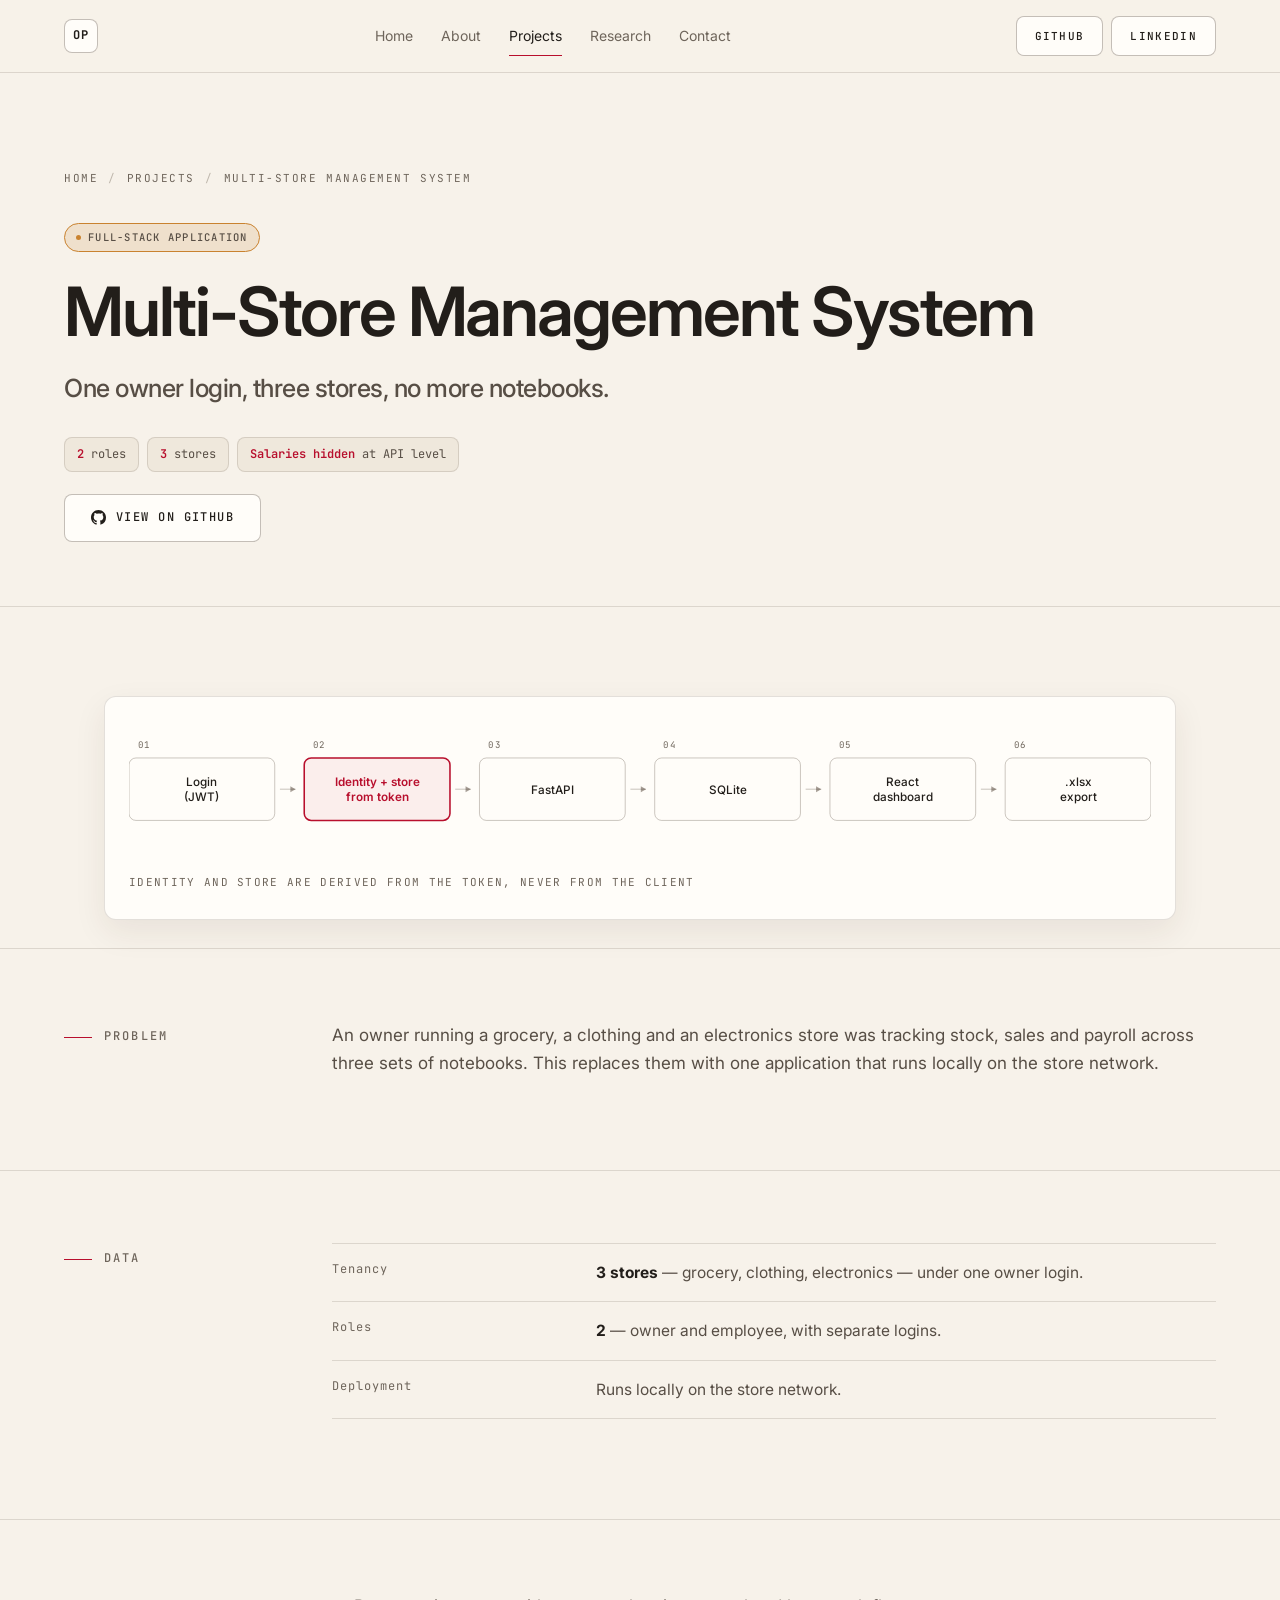
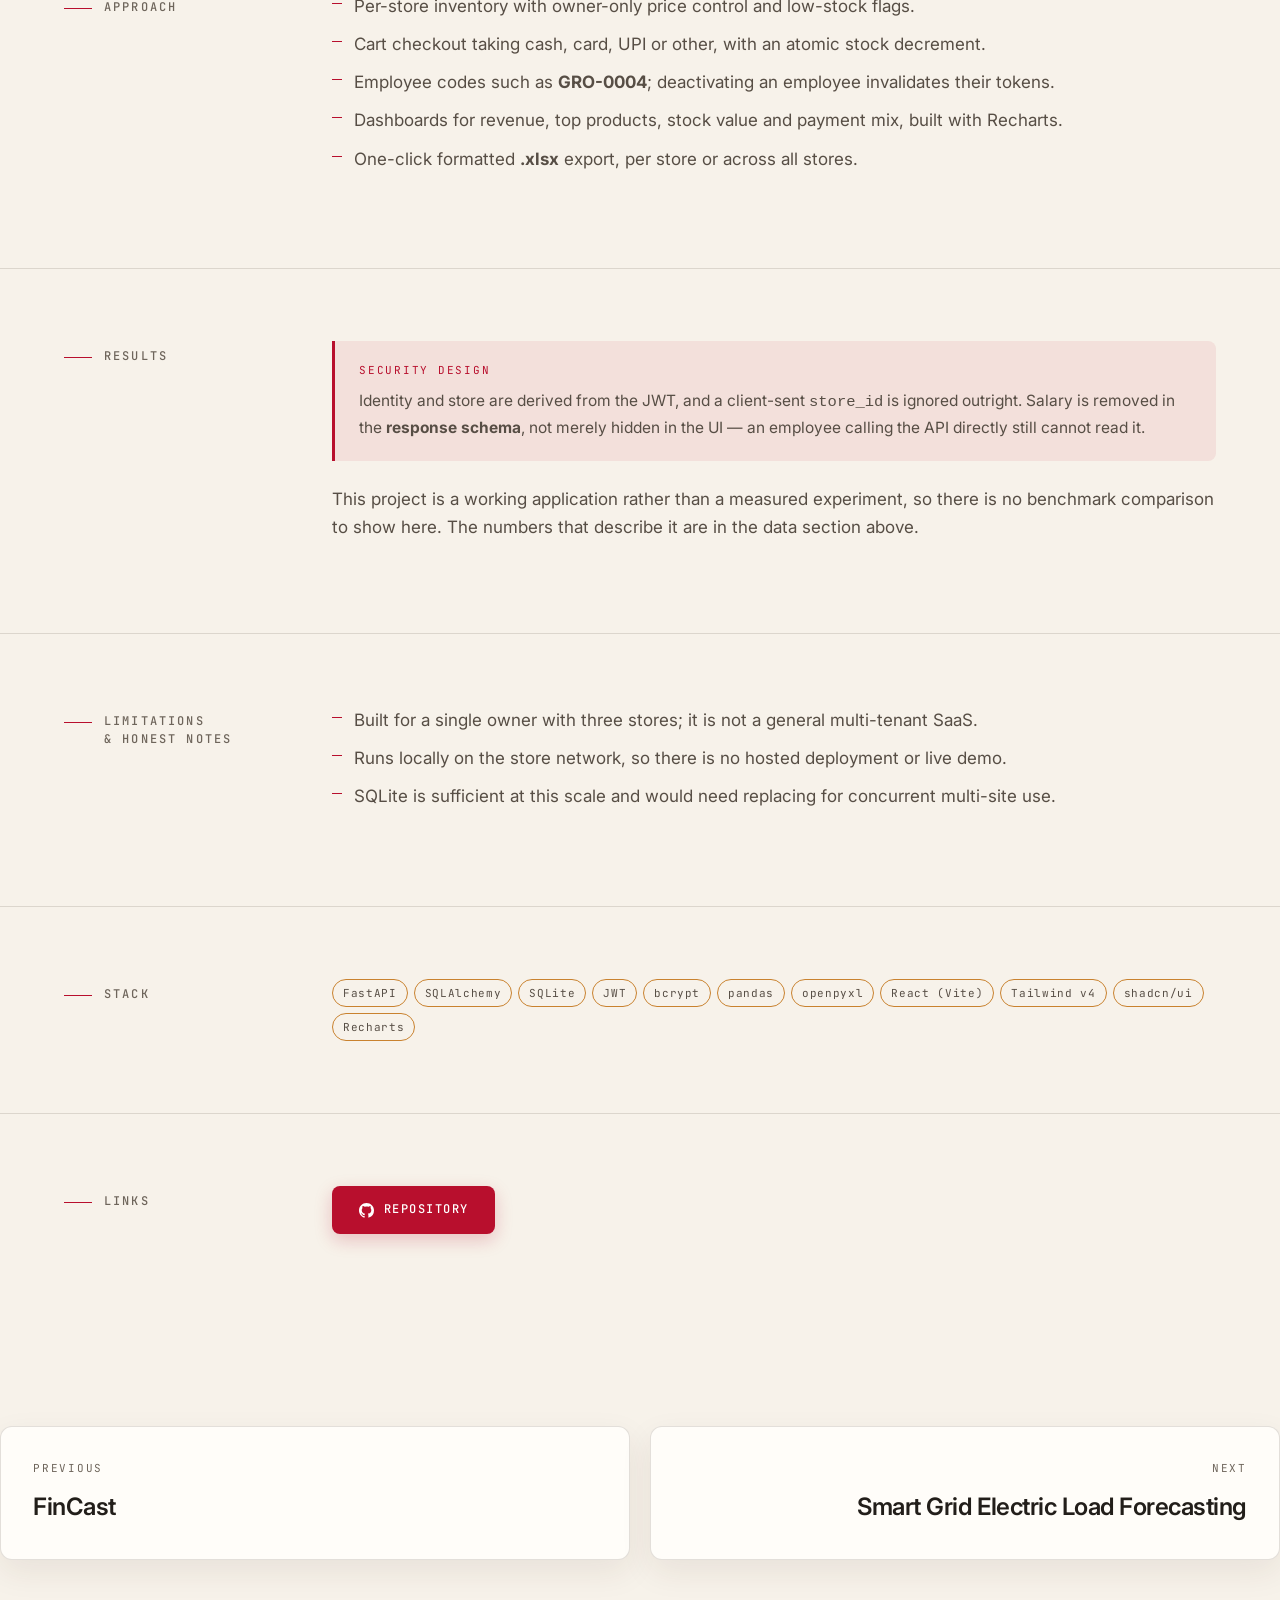
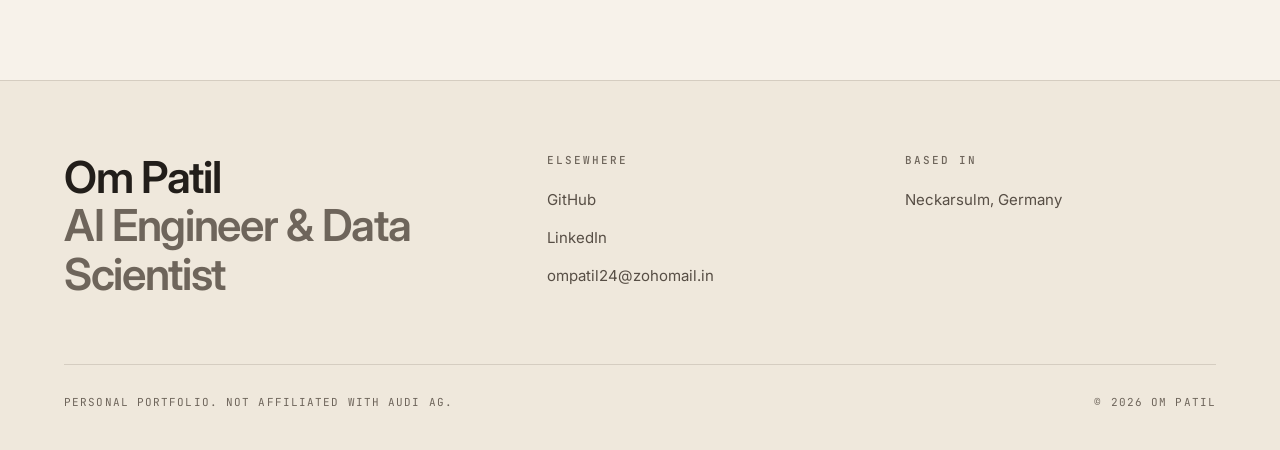
<file: multi-store.html>
<!doctype html>
<html lang="en">
<head>
<meta charset="utf-8">
<meta name="viewport" content="width=device-width, initial-scale=1">
<title>Multi-Store Management System — Om Patil</title>
<meta name="description" content="Multi-tenant FastAPI and React app for an owner of three stores, with separate employee logins, stock, sales and payroll in one place.">
<link rel="preconnect" href="https://fonts.googleapis.com">
<link rel="preconnect" href="https://fonts.gstatic.com" crossorigin>
<link href="https://fonts.googleapis.com/css2?family=Inter:wght@400;500;600;700&family=JetBrains+Mono:wght@400;500;600;700&display=swap" rel="stylesheet">
<link rel="stylesheet" href="assets/css/styles.css">
</head>
<body>
<a class="skip-link" href="#main">Skip to content</a>

<header class="header">
  <div class="wrap header__inner">
    <a class="logo" href="index.html" aria-label="Om Patil — home">
      <span class="logo__mark" aria-hidden="true">OP</span>
    </a>
    <nav class="nav" aria-label="Primary">
      <a class="nav__link" href="index.html">Home</a>
      <a class="nav__link" href="about.html">About</a>
      <a class="nav__link" href="projects.html" aria-current="page">Projects</a>
      <a class="nav__link" href="research.html">Research</a>
      <a class="nav__link" href="contact.html">Contact</a>
    </nav>
    <div class="header__actions">
      <a class="btn btn--ghost btn--sm" href="https://github.com/OmPatil2806" target="_blank" rel="noopener noreferrer">GitHub</a>
      <a class="btn btn--ghost btn--sm" href="https://www.linkedin.com/in/om-patil-039863369/" target="_blank" rel="noopener noreferrer">LinkedIn</a>
    </div>
    <button class="burger" type="button" data-burger aria-expanded="false" aria-controls="mobile-menu" aria-label="Open menu"><span></span></button>
  </div>
</header>

<div class="mobile-menu" id="mobile-menu" hidden>
  <a class="mobile-menu__link" href="index.html">Home</a>
  <a class="mobile-menu__link" href="about.html">About</a>
  <a class="mobile-menu__link" href="projects.html" aria-current="page">Projects</a>
  <a class="mobile-menu__link" href="research.html">Research</a>
  <a class="mobile-menu__link" href="contact.html">Contact</a>
  <div class="mobile-menu__btns">
    <a class="btn btn--ghost" href="https://github.com/OmPatil2806" target="_blank" rel="noopener noreferrer">GitHub</a>
    <a class="btn btn--ghost" href="https://www.linkedin.com/in/om-patil-039863369/" target="_blank" rel="noopener noreferrer">LinkedIn</a>
  </div>
</div>

<main id="main">

  <section class="page-hero">
    <div class="wrap">
      <nav class="crumbs reveal" aria-label="Breadcrumb">
        <a href="index.html">Home</a><span aria-hidden="true">/</span>
        <a href="projects.html">Projects</a><span aria-hidden="true">/</span>
        <span>Multi-Store Management System</span>
      </nav>
      <div class="cs-head reveal">
        <div class="badge-row" style="margin-bottom:24px"><span class="badge">Full-stack application</span></div>
        <h1>Multi-Store Management System</h1>
        <p class="cs-head__headline">One owner login, three stores, no more notebooks.</p>
        <ul class="metrics"><li class="metric"><b>2</b> roles</li><li class="metric"><b>3</b> stores</li><li class="metric"><b>Salaries hidden</b> at API level</li></ul>
        <div style="display:flex;flex-wrap:wrap;gap:12px">
          <a class="btn btn--ghost" href="https://github.com/OmPatil2806/multi-store-management-system" target="_blank" rel="noopener noreferrer">
            <svg viewBox="0 0 16 16" fill="currentColor" aria-hidden="true"><path d="M8 0C3.58 0 0 3.58 0 8c0 3.54 2.29 6.53 5.47 7.59.4.07.55-.17.55-.38 0-.19-.01-.82-.01-1.49-2.01.37-2.53-.49-2.69-.94-.09-.23-.48-.94-.82-1.13-.28-.15-.68-.52-.01-.53.63-.01 1.08.58 1.23.82.72 1.21 1.87.87 2.33.66.07-.52.28-.87.51-1.07-1.78-.2-3.64-.89-3.64-3.95 0-.87.31-1.59.82-2.15-.08-.2-.36-1.02.08-2.12 0 0 .67-.21 2.2.82a7.4 7.4 0 0 1 2-.27c.68 0 1.36.09 2 .27 1.53-1.04 2.2-.82 2.2-.82.44 1.1.16 1.92.08 2.12.51.56.82 1.27.82 2.15 0 3.07-1.87 3.75-3.65 3.95.29.25.54.73.54 1.48 0 1.07-.01 1.93-.01 2.2 0 .21.15.46.55.38A8.01 8.01 0 0 0 16 8c0-4.42-3.58-8-8-8Z"/></svg> View on GitHub
          </a>
        </div>
      </div>
    </div>
  </section>

  <div class="wrap" style="padding-top:72px">
    <figure class="diagram reveal"><svg viewBox="0 0 1178 150" role="img" aria-label="Identity and store are derived from the token, never from the client" preserveAspectRatio="xMinYMid meet"><rect x="0" y="38" width="168" height="72" rx="8" fill="#FFFDF9" stroke="rgba(60,45,30,0.30)" stroke-width="1"/><text x="84.0" y="70.0" text-anchor="middle" font-family="Inter, sans-serif" font-size="13.5" font-weight="500" fill="#221E1A">Login</text><text x="84.0" y="88.0" text-anchor="middle" font-family="Inter, sans-serif" font-size="13.5" font-weight="500" fill="#221E1A">(JWT)</text><text x="10" y="26" font-family="JetBrains Mono, monospace" font-size="10.5" letter-spacing="1.6" fill="#6E655B">01</text><line x1="174" y1="74.0" x2="192" y2="74.0" stroke="rgba(60,45,30,0.32)" stroke-width="1"/><path d="M192 74.0 l-6 -3.5 v7 z" fill="rgba(60,45,30,0.45)"/><rect x="202" y="38" width="168" height="72" rx="8" fill="rgba(184,15,45,0.06)" stroke="#B80F2D" stroke-width="1.8"/><text x="286.0" y="70.0" text-anchor="middle" font-family="Inter, sans-serif" font-size="13.5" font-weight="600" fill="#B80F2D">Identity + store</text><text x="286.0" y="88.0" text-anchor="middle" font-family="Inter, sans-serif" font-size="13.5" font-weight="600" fill="#B80F2D">from token</text><text x="212" y="26" font-family="JetBrains Mono, monospace" font-size="10.5" letter-spacing="1.6" fill="#6E655B">02</text><line x1="376" y1="74.0" x2="394" y2="74.0" stroke="rgba(60,45,30,0.32)" stroke-width="1"/><path d="M394 74.0 l-6 -3.5 v7 z" fill="rgba(60,45,30,0.45)"/><rect x="404" y="38" width="168" height="72" rx="8" fill="#FFFDF9" stroke="rgba(60,45,30,0.30)" stroke-width="1"/><text x="488.0" y="79.0" text-anchor="middle" font-family="Inter, sans-serif" font-size="13.5" font-weight="500" fill="#221E1A">FastAPI</text><text x="414" y="26" font-family="JetBrains Mono, monospace" font-size="10.5" letter-spacing="1.6" fill="#6E655B">03</text><line x1="578" y1="74.0" x2="596" y2="74.0" stroke="rgba(60,45,30,0.32)" stroke-width="1"/><path d="M596 74.0 l-6 -3.5 v7 z" fill="rgba(60,45,30,0.45)"/><rect x="606" y="38" width="168" height="72" rx="8" fill="#FFFDF9" stroke="rgba(60,45,30,0.30)" stroke-width="1"/><text x="690.0" y="79.0" text-anchor="middle" font-family="Inter, sans-serif" font-size="13.5" font-weight="500" fill="#221E1A">SQLite</text><text x="616" y="26" font-family="JetBrains Mono, monospace" font-size="10.5" letter-spacing="1.6" fill="#6E655B">04</text><line x1="780" y1="74.0" x2="798" y2="74.0" stroke="rgba(60,45,30,0.32)" stroke-width="1"/><path d="M798 74.0 l-6 -3.5 v7 z" fill="rgba(60,45,30,0.45)"/><rect x="808" y="38" width="168" height="72" rx="8" fill="#FFFDF9" stroke="rgba(60,45,30,0.30)" stroke-width="1"/><text x="892.0" y="70.0" text-anchor="middle" font-family="Inter, sans-serif" font-size="13.5" font-weight="500" fill="#221E1A">React</text><text x="892.0" y="88.0" text-anchor="middle" font-family="Inter, sans-serif" font-size="13.5" font-weight="500" fill="#221E1A">dashboard</text><text x="818" y="26" font-family="JetBrains Mono, monospace" font-size="10.5" letter-spacing="1.6" fill="#6E655B">05</text><line x1="982" y1="74.0" x2="1000" y2="74.0" stroke="rgba(60,45,30,0.32)" stroke-width="1"/><path d="M1000 74.0 l-6 -3.5 v7 z" fill="rgba(60,45,30,0.45)"/><rect x="1010" y="38" width="168" height="72" rx="8" fill="#FFFDF9" stroke="rgba(60,45,30,0.30)" stroke-width="1"/><text x="1094.0" y="70.0" text-anchor="middle" font-family="Inter, sans-serif" font-size="13.5" font-weight="500" fill="#221E1A">.xlsx</text><text x="1094.0" y="88.0" text-anchor="middle" font-family="Inter, sans-serif" font-size="13.5" font-weight="500" fill="#221E1A">export</text><text x="1020" y="26" font-family="JetBrains Mono, monospace" font-size="10.5" letter-spacing="1.6" fill="#6E655B">06</text></svg><figcaption>Identity and store are derived from the token, never from the client</figcaption></figure>
  </div>

<section class="cs-section"><div class="wrap"><div class="cs-grid"><h2>Problem</h2><div class="prose" style="max-width:none"><p>An owner running a grocery, a clothing and an electronics store was tracking stock, sales and payroll across three sets of notebooks. This replaces them with one application that runs locally on the store network.</p></div></div></div></section><section class="cs-section"><div class="wrap"><div class="cs-grid"><h2>Data</h2><div class="prose" style="max-width:none"><div class="spec"><div class="spec__row"><div class="spec__k">Tenancy</div><div class="spec__v"><b>3 stores</b> — grocery, clothing, electronics — under one owner login.</div></div><div class="spec__row"><div class="spec__k">Roles</div><div class="spec__v"><b>2</b> — owner and employee, with separate logins.</div></div><div class="spec__row"><div class="spec__k">Deployment</div><div class="spec__v">Runs locally on the store network.</div></div></div></div></div></div></section><section class="cs-section"><div class="wrap"><div class="cs-grid"><h2>Approach</h2><div class="prose" style="max-width:none"><ul><li>Per-store inventory with owner-only price control and low-stock flags.</li><li>Cart checkout taking cash, card, UPI or other, with an atomic stock decrement.</li><li>Employee codes such as <b>GRO-0004</b>; deactivating an employee invalidates their tokens.</li><li>Dashboards for revenue, top products, stock value and payment mix, built with Recharts.</li><li>One-click formatted <b>.xlsx</b> export, per store or across all stores.</li></ul></div></div></div></section><section class="cs-section"><div class="wrap"><div class="cs-grid"><h2>Results</h2><div class="prose" style="max-width:none"><div class="note"><div class="note__k">Security design</div><p>Identity and store are derived from the JWT, and a client-sent <code>store_id</code> is ignored outright. Salary is removed in the <b>response schema</b>, not merely hidden in the UI — an employee calling the API directly still cannot read it.</p></div><p>This project is a working application rather than a measured experiment, so there is no benchmark comparison to show here. The numbers that describe it are in the data section above.</p></div></div></div></section><section class="cs-section"><div class="wrap"><div class="cs-grid"><h2>Limitations<br>&amp; honest notes</h2><div class="prose" style="max-width:none"><ul><li>Built for a single owner with three stores; it is not a general multi-tenant SaaS.</li><li>Runs locally on the store network, so there is no hosted deployment or live demo.</li><li>SQLite is sufficient at this scale and would need replacing for concurrent multi-site use.</li></ul></div></div></div></section><section class="cs-section"><div class="wrap"><div class="cs-grid"><h2>Stack</h2><div class="prose" style="max-width:none"><div class="tags"><span class="tag">FastAPI</span><span class="tag">SQLAlchemy</span><span class="tag">SQLite</span><span class="tag">JWT</span><span class="tag">bcrypt</span><span class="tag">pandas</span><span class="tag">openpyxl</span><span class="tag">React (Vite)</span><span class="tag">Tailwind v4</span><span class="tag">shadcn/ui</span><span class="tag">Recharts</span></div></div></div></div></section><section class="cs-section"><div class="wrap"><div class="cs-grid"><h2>Links</h2><div class="prose" style="max-width:none"><div style="display:flex;flex-wrap:wrap;gap:12px"><a class="btn btn--solid" href="https://github.com/OmPatil2806/multi-store-management-system" target="_blank" rel="noopener noreferrer"><svg viewBox="0 0 16 16" fill="currentColor" aria-hidden="true"><path d="M8 0C3.58 0 0 3.58 0 8c0 3.54 2.29 6.53 5.47 7.59.4.07.55-.17.55-.38 0-.19-.01-.82-.01-1.49-2.01.37-2.53-.49-2.69-.94-.09-.23-.48-.94-.82-1.13-.28-.15-.68-.52-.01-.53.63-.01 1.08.58 1.23.82.72 1.21 1.87.87 2.33.66.07-.52.28-.87.51-1.07-1.78-.2-3.64-.89-3.64-3.95 0-.87.31-1.59.82-2.15-.08-.2-.36-1.02.08-2.12 0 0 .67-.21 2.2.82a7.4 7.4 0 0 1 2-.27c.68 0 1.36.09 2 .27 1.53-1.04 2.2-.82 2.2-.82.44 1.1.16 1.92.08 2.12.51.56.82 1.27.82 2.15 0 3.07-1.87 3.75-3.65 3.95.29.25.54.73.54 1.48 0 1.07-.01 1.93-.01 2.2 0 .21.15.46.55.38A8.01 8.01 0 0 0 16 8c0-4.42-3.58-8-8-8Z"/></svg> Repository</a></div></div></div></div></section>
  <nav class="pager" aria-label="Project navigation">
    <a class="pager__item" href="fincast.html"><div class="pager__k">Previous</div><div class="pager__t">FinCast</div></a>
    <a class="pager__item pager__item--next" href="smart-grid.html"><div class="pager__k">Next</div><div class="pager__t">Smart Grid Electric Load Forecasting</div></a>
  </nav>

</main>

<footer class="footer">
  <div class="wrap">
    <div class="footer__grid">
      <div>
        <p class="footer__word">Om Patil<br><span>AI Engineer &amp; Data Scientist</span></p>
      </div>
      <div>
        <h4>Elsewhere</h4>
        <ul class="footer__list">
          <li><a href="https://github.com/OmPatil2806" target="_blank" rel="noopener noreferrer">GitHub</a></li>
          <li><a href="https://www.linkedin.com/in/om-patil-039863369/" target="_blank" rel="noopener noreferrer">LinkedIn</a></li>
          <li><a href="mailto:ompatil24@zohomail.in">ompatil24@zohomail.in</a></li>
        </ul>
      </div>
      <div>
        <h4>Based in</h4>
        <ul class="footer__list">
          <li><span>Neckarsulm, Germany</span></li>
        </ul>
      </div>
    </div>
    <div class="footer__bottom">
      <span>Personal portfolio. Not affiliated with AUDI AG.</span>
      <span>&copy; <span data-year>2026</span> Om Patil</span>
    </div>
  </div>
</footer>

<script src="assets/js/main.js" defer></script>
</body>
</html>
</file>
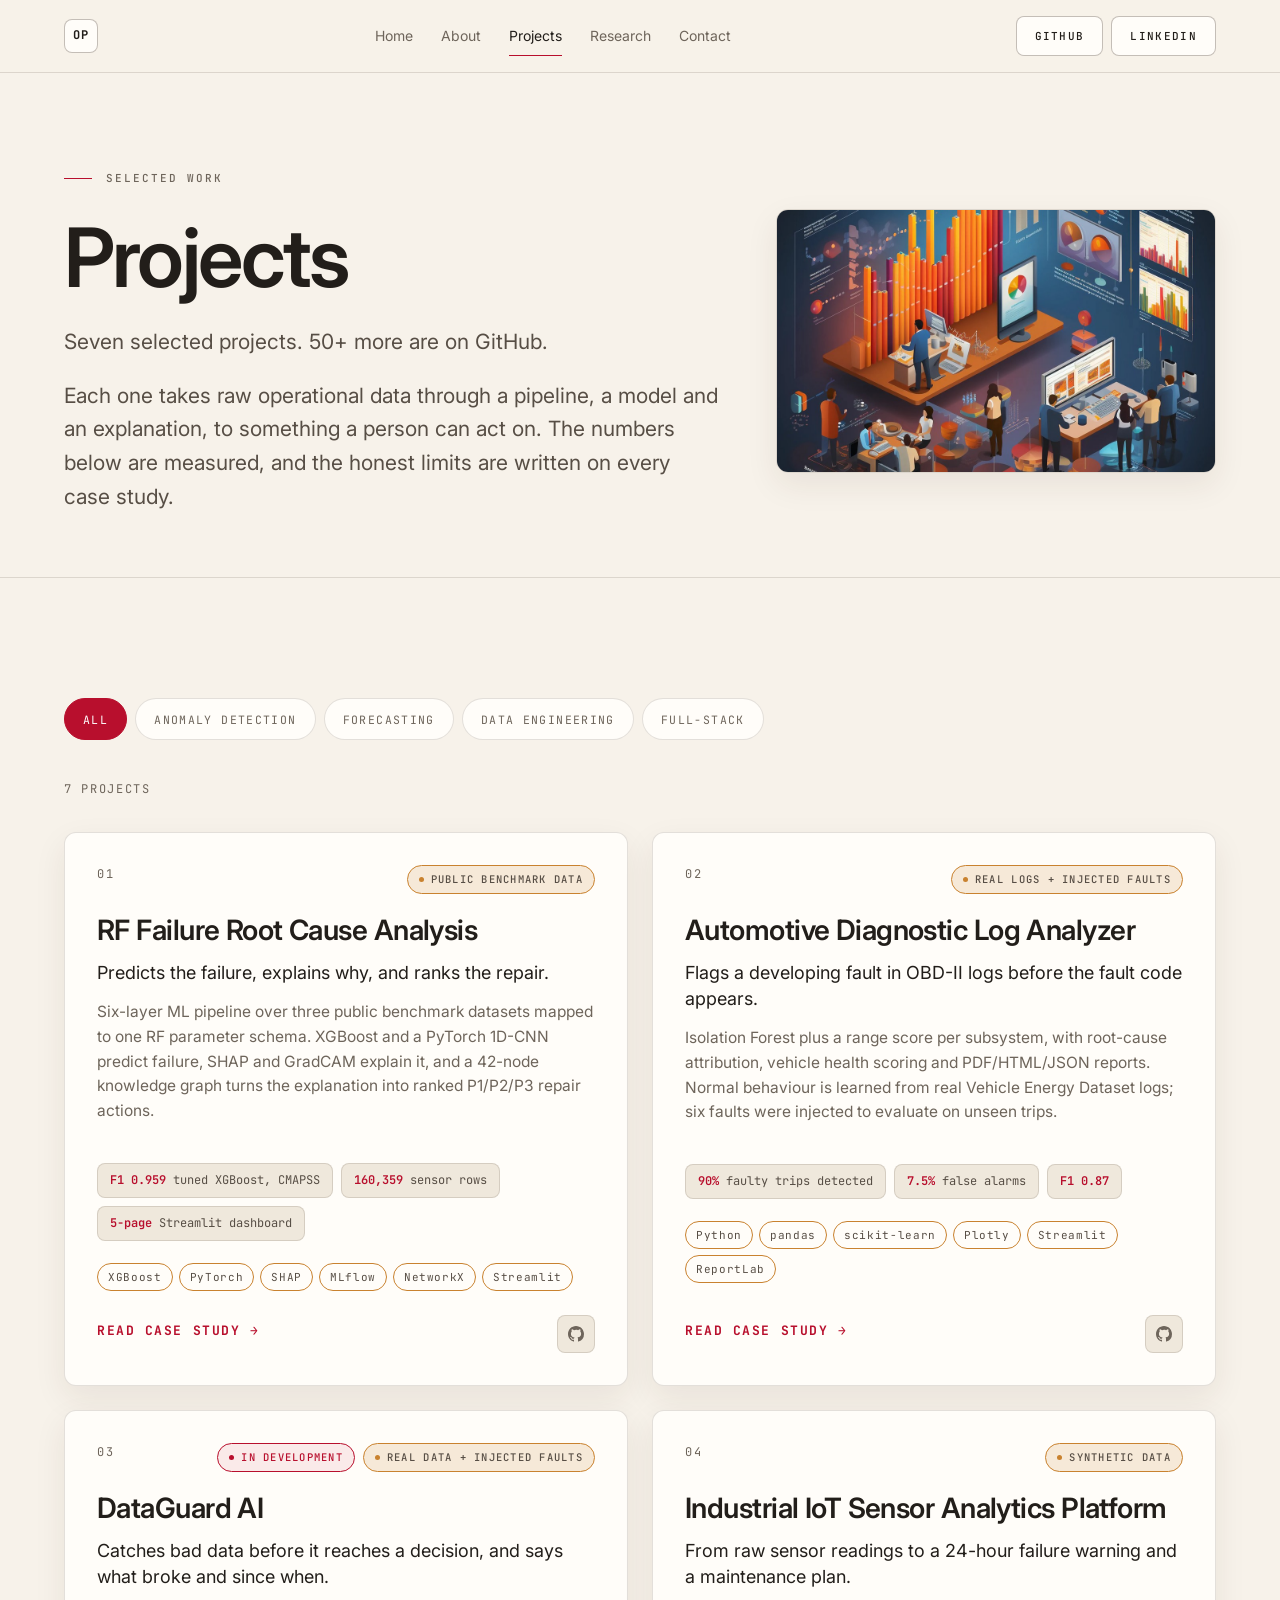
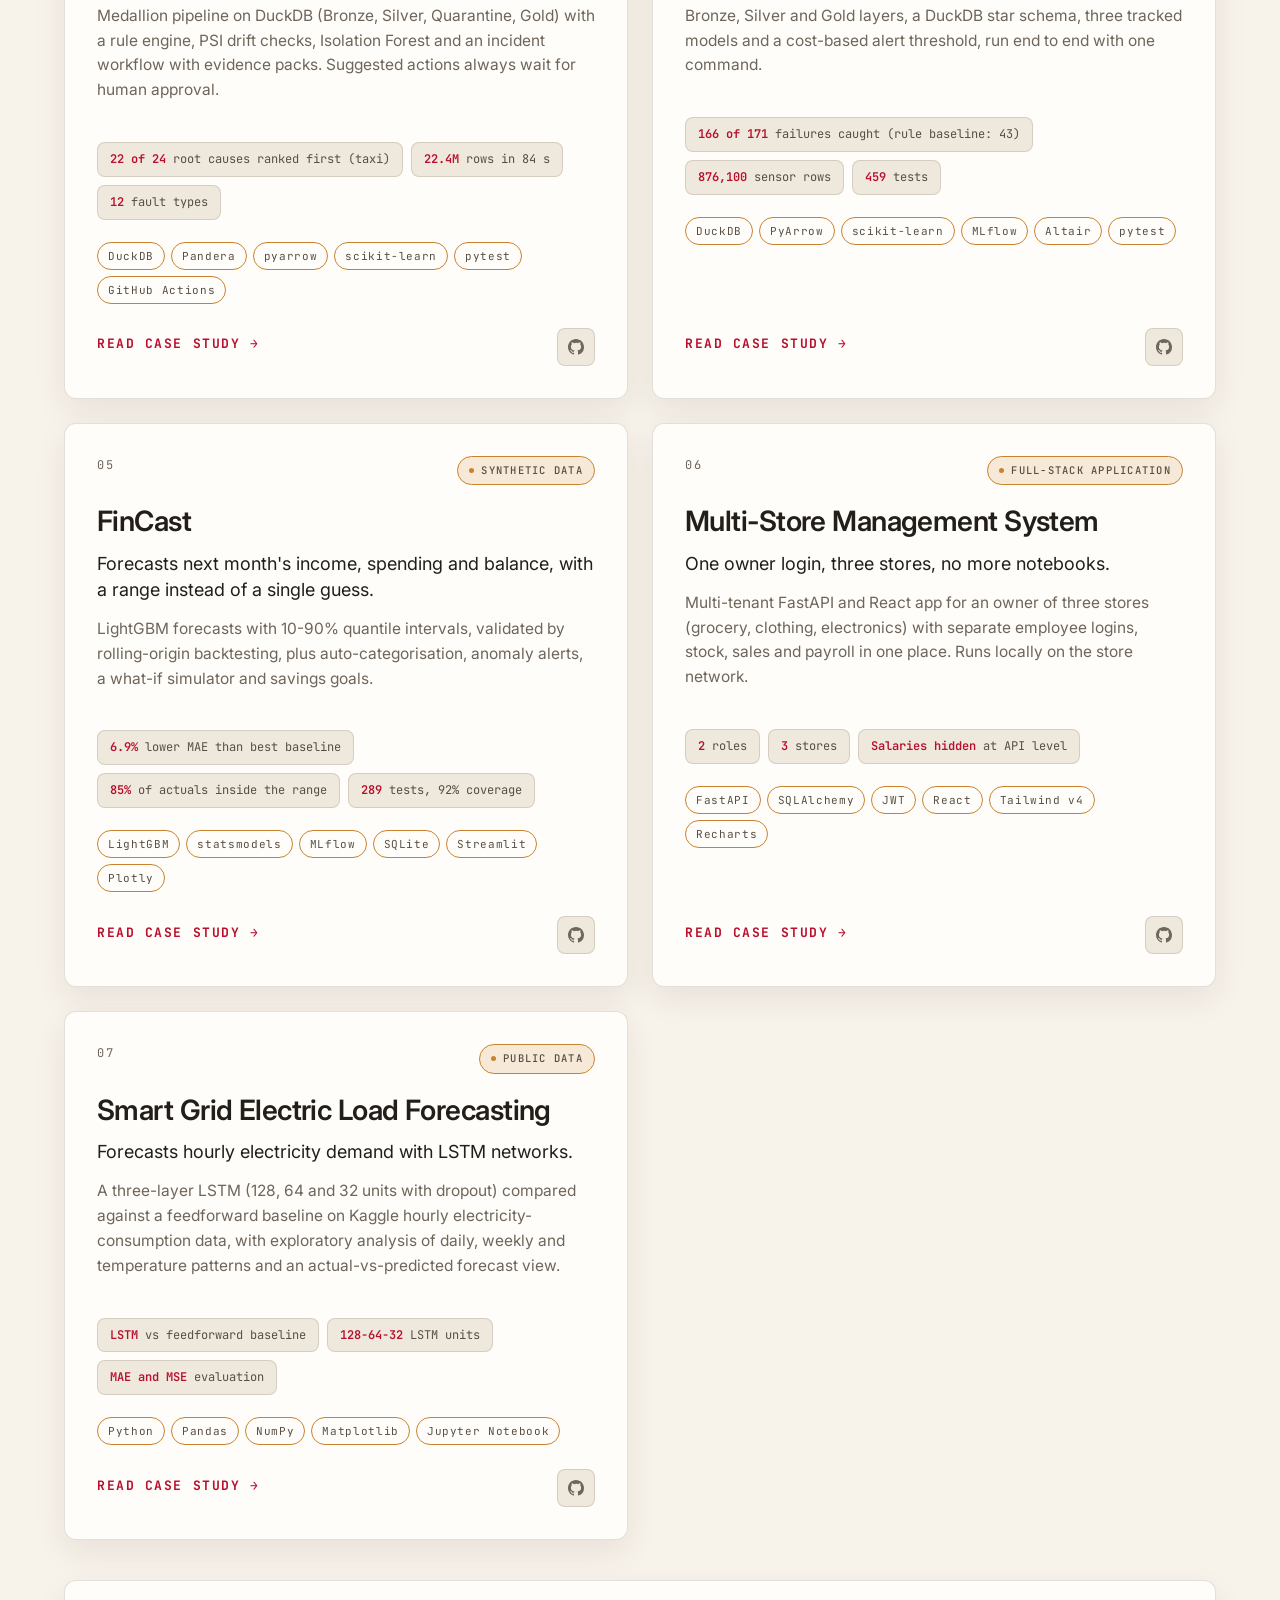
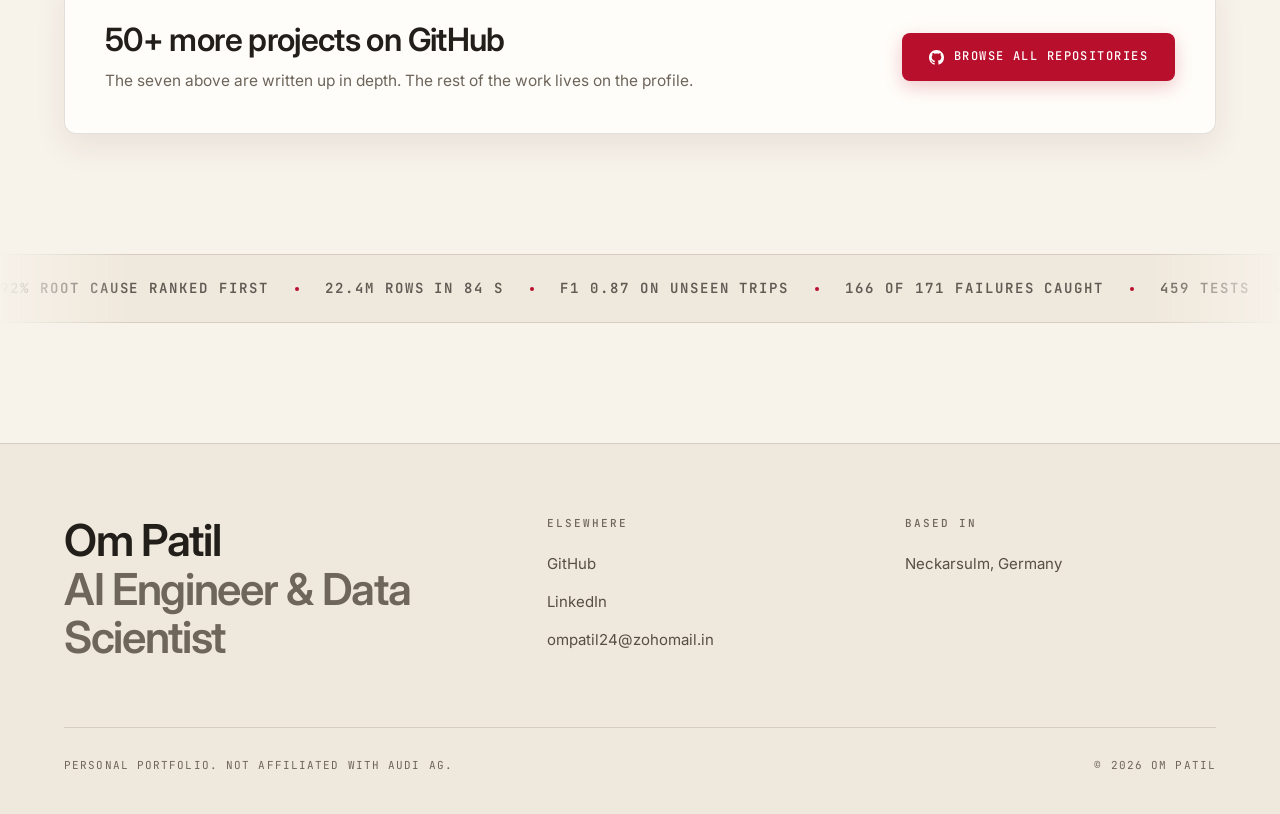
<file: projects.html>
<!doctype html>
<html lang="en">
<head>
<meta charset="utf-8">
<meta name="viewport" content="width=device-width, initial-scale=1">
<title>Projects — Om Patil</title>
<meta name="description" content="Seven selected machine learning and data engineering projects by Om Patil — root cause analysis, log anomaly detection, data quality monitoring, industrial IoT analytics, load and finance forecasting, and a full-stack store system. 50+ more projects on GitHub.">
<link rel="preconnect" href="https://fonts.googleapis.com">
<link rel="preconnect" href="https://fonts.gstatic.com" crossorigin>
<link href="https://fonts.googleapis.com/css2?family=Inter:wght@400;500;600;700&family=JetBrains+Mono:wght@400;500;600;700&display=swap" rel="stylesheet">
<link rel="stylesheet" href="assets/css/styles.css">
</head>
<body>
<a class="skip-link" href="#main">Skip to content</a>

<header class="header">
  <div class="wrap header__inner">
    <a class="logo" href="index.html" aria-label="Om Patil — home">
      <span class="logo__mark" aria-hidden="true">OP</span>
    </a>
    <nav class="nav" aria-label="Primary">
      <a class="nav__link" href="index.html">Home</a>
      <a class="nav__link" href="about.html">About</a>
      <a class="nav__link" href="projects.html" aria-current="page">Projects</a>
      <a class="nav__link" href="research.html">Research</a>
      <a class="nav__link" href="contact.html">Contact</a>
    </nav>
    <div class="header__actions">
      <a class="btn btn--ghost btn--sm" href="https://github.com/OmPatil2806" target="_blank" rel="noopener noreferrer">GitHub</a>
      <a class="btn btn--ghost btn--sm" href="https://www.linkedin.com/in/om-patil-039863369/" target="_blank" rel="noopener noreferrer">LinkedIn</a>
    </div>
    <button class="burger" type="button" data-burger aria-expanded="false" aria-controls="mobile-menu" aria-label="Open menu"><span></span></button>
  </div>
</header>

<div class="mobile-menu" id="mobile-menu" hidden>
  <a class="mobile-menu__link" href="index.html">Home</a>
  <a class="mobile-menu__link" href="about.html">About</a>
  <a class="mobile-menu__link" href="projects.html" aria-current="page">Projects</a>
  <a class="mobile-menu__link" href="research.html">Research</a>
  <a class="mobile-menu__link" href="contact.html">Contact</a>
  <div class="mobile-menu__btns">
    <a class="btn btn--ghost" href="https://github.com/OmPatil2806" target="_blank" rel="noopener noreferrer">GitHub</a>
    <a class="btn btn--ghost" href="https://www.linkedin.com/in/om-patil-039863369/" target="_blank" rel="noopener noreferrer">LinkedIn</a>
  </div>
</div>

<main id="main">

  <section class="page-hero page-hero--split">
    <div class="wrap">
      <div class="reveal">
        <p class="label">Selected work</p>
        <h1>Projects</h1>
        <p class="lede" style="margin-bottom:20px">Seven selected projects. 50+ more are on GitHub.</p>
        <p class="lede">Each one takes raw operational data through a pipeline, a model and an explanation, to something a person can act on. The numbers below are measured, and the honest limits are written on every case study.</p>
      </div>
      <figure class="page-hero__art reveal">
        <img src="assets/img/projects-ai.jpg" alt="" aria-hidden="true" width="1100" height="1100" loading="eager" decoding="async">
      </figure>
    </div>
  </section>

  <section class="section">
    <div class="wrap">

      <div class="filters reveal" data-filters role="group" aria-label="Filter projects by category">
        <button class="filter" type="button" data-filter="all" aria-pressed="true">All</button>
        <button class="filter" type="button" data-filter="anomaly" aria-pressed="false">Anomaly Detection</button>
        <button class="filter" type="button" data-filter="forecasting" aria-pressed="false">Forecasting</button>
        <button class="filter" type="button" data-filter="data-engineering" aria-pressed="false">Data Engineering</button>
        <button class="filter" type="button" data-filter="full-stack" aria-pressed="false">Full-Stack</button>
      </div>

      <p class="mono" style="color:var(--muted);font-size:12px;letter-spacing:0.14em;text-transform:uppercase;margin-bottom:32px" aria-live="polite" data-filter-count>7 projects</p>

      <div class="project-grid" data-project-grid>

        <!-- 01 -->
        <article class="card reveal" data-category="anomaly">
          <div class="card__top">
            <span class="card__index">01</span>
            <span class="badge">Public benchmark data</span>
          </div>
          <h3><a class="card__link" href="rf-failure-rca.html">RF Failure Root Cause Analysis</a></h3>
          <p class="card__headline">Predicts the failure, explains why, and ranks the repair.</p>
          <p class="card__desc">Six-layer ML pipeline over three public benchmark datasets mapped to one RF parameter schema. XGBoost and a PyTorch 1D-CNN predict failure, SHAP and GradCAM explain it, and a 42-node knowledge graph turns the explanation into ranked P1/P2/P3 repair actions.</p>
          <ul class="metrics">
            <li class="metric"><b>F1 0.959</b> tuned XGBoost, CMAPSS</li>
            <li class="metric"><b>160,359</b> sensor rows</li>
            <li class="metric"><b>5-page</b> Streamlit dashboard</li>
          </ul>
          <div class="tags">
            <span class="tag">XGBoost</span><span class="tag">PyTorch</span><span class="tag">SHAP</span><span class="tag">MLflow</span><span class="tag">NetworkX</span><span class="tag">Streamlit</span>
          </div>
          <div class="card__foot">
            <span class="tlink" aria-hidden="true">Read case study <span class="arr">→</span></span>
            <a class="icon-link" href="https://github.com/OmPatil2806/AI-Driven-RF-Component-Failure-Root-Cause-Analysis-Diagnosis-System" target="_blank" rel="noopener noreferrer" aria-label="RF Failure Root Cause Analysis on GitHub">
              <svg viewBox="0 0 16 16" fill="currentColor" aria-hidden="true"><path d="M8 0C3.58 0 0 3.58 0 8c0 3.54 2.29 6.53 5.47 7.59.4.07.55-.17.55-.38 0-.19-.01-.82-.01-1.49-2.01.37-2.53-.49-2.69-.94-.09-.23-.48-.94-.82-1.13-.28-.15-.68-.52-.01-.53.63-.01 1.08.58 1.23.82.72 1.21 1.87.87 2.33.66.07-.52.28-.87.51-1.07-1.78-.2-3.64-.89-3.64-3.95 0-.87.31-1.59.82-2.15-.08-.2-.36-1.02.08-2.12 0 0 .67-.21 2.2.82a7.4 7.4 0 0 1 2-.27c.68 0 1.36.09 2 .27 1.53-1.04 2.2-.82 2.2-.82.44 1.1.16 1.92.08 2.12.51.56.82 1.27.82 2.15 0 3.07-1.87 3.75-3.65 3.95.29.25.54.73.54 1.48 0 1.07-.01 1.93-.01 2.2 0 .21.15.46.55.38A8.01 8.01 0 0 0 16 8c0-4.42-3.58-8-8-8Z"/></svg>
            </a>
          </div>
        </article>

        <!-- 02 -->
        <article class="card reveal" data-category="anomaly">
          <div class="card__top">
            <span class="card__index">02</span>
            <span class="badge">Real logs + injected faults</span>
          </div>
          <h3><a class="card__link" href="log-analyzer.html">Automotive Diagnostic Log Analyzer</a></h3>
          <p class="card__headline">Flags a developing fault in OBD-II logs before the fault code appears.</p>
          <p class="card__desc">Isolation Forest plus a range score per subsystem, with root-cause attribution, vehicle health scoring and PDF/HTML/JSON reports. Normal behaviour is learned from real Vehicle Energy Dataset logs; six faults were injected to evaluate on unseen trips.</p>
          <ul class="metrics">
            <li class="metric"><b>90%</b> faulty trips detected</li>
            <li class="metric"><b>7.5%</b> false alarms</li>
            <li class="metric"><b>F1 0.87</b></li>
          </ul>
          <div class="tags">
            <span class="tag">Python</span><span class="tag">pandas</span><span class="tag">scikit-learn</span><span class="tag">Plotly</span><span class="tag">Streamlit</span><span class="tag">ReportLab</span>
          </div>
          <div class="card__foot">
            <span class="tlink" aria-hidden="true">Read case study <span class="arr">→</span></span>
            <a class="icon-link" href="https://github.com/OmPatil2806/Automative-Diagnostic--log-analyzer" target="_blank" rel="noopener noreferrer" aria-label="Automotive Diagnostic Log Analyzer on GitHub">
              <svg viewBox="0 0 16 16" fill="currentColor" aria-hidden="true"><path d="M8 0C3.58 0 0 3.58 0 8c0 3.54 2.29 6.53 5.47 7.59.4.07.55-.17.55-.38 0-.19-.01-.82-.01-1.49-2.01.37-2.53-.49-2.69-.94-.09-.23-.48-.94-.82-1.13-.28-.15-.68-.52-.01-.53.63-.01 1.08.58 1.23.82.72 1.21 1.87.87 2.33.66.07-.52.28-.87.51-1.07-1.78-.2-3.64-.89-3.64-3.95 0-.87.31-1.59.82-2.15-.08-.2-.36-1.02.08-2.12 0 0 .67-.21 2.2.82a7.4 7.4 0 0 1 2-.27c.68 0 1.36.09 2 .27 1.53-1.04 2.2-.82 2.2-.82.44 1.1.16 1.92.08 2.12.51.56.82 1.27.82 2.15 0 3.07-1.87 3.75-3.65 3.95.29.25.54.73.54 1.48 0 1.07-.01 1.93-.01 2.2 0 .21.15.46.55.38A8.01 8.01 0 0 0 16 8c0-4.42-3.58-8-8-8Z"/></svg>
            </a>
          </div>
        </article>

        <!-- 03 -->
        <article class="card reveal" data-category="data-engineering">
          <div class="card__top">
            <span class="card__index">03</span>
            <div class="badge-row">
              <span class="badge badge--dev">In development</span>
              <span class="badge">Real data + injected faults</span>
            </div>
          </div>
          <h3><a class="card__link" href="dataguard-ai.html">DataGuard AI</a></h3>
          <p class="card__headline">Catches bad data before it reaches a decision, and says what broke and since when.</p>
          <p class="card__desc">Medallion pipeline on DuckDB (Bronze, Silver, Quarantine, Gold) with a rule engine, PSI drift checks, Isolation Forest and an incident workflow with evidence packs. Suggested actions always wait for human approval.</p>
          <ul class="metrics">
            <li class="metric"><b>22 of 24</b> root causes ranked first (taxi)</li>
            <li class="metric"><b>22.4M</b> rows in 84 s</li>
            <li class="metric"><b>12</b> fault types</li>
          </ul>
          <div class="tags">
            <span class="tag">DuckDB</span><span class="tag">Pandera</span><span class="tag">pyarrow</span><span class="tag">scikit-learn</span><span class="tag">pytest</span><span class="tag">GitHub Actions</span>
          </div>
          <div class="card__foot">
            <span class="tlink" aria-hidden="true">Read case study <span class="arr">→</span></span>
            <a class="icon-link" href="https://github.com/OmPatil2806/DataGuard-AI-Intelligent-Data-Quality-Monitoring" target="_blank" rel="noopener noreferrer" aria-label="DataGuard AI on GitHub">
              <svg viewBox="0 0 16 16" fill="currentColor" aria-hidden="true"><path d="M8 0C3.58 0 0 3.58 0 8c0 3.54 2.29 6.53 5.47 7.59.4.07.55-.17.55-.38 0-.19-.01-.82-.01-1.49-2.01.37-2.53-.49-2.69-.94-.09-.23-.48-.94-.82-1.13-.28-.15-.68-.52-.01-.53.63-.01 1.08.58 1.23.82.72 1.21 1.87.87 2.33.66.07-.52.28-.87.51-1.07-1.78-.2-3.64-.89-3.64-3.95 0-.87.31-1.59.82-2.15-.08-.2-.36-1.02.08-2.12 0 0 .67-.21 2.2.82a7.4 7.4 0 0 1 2-.27c.68 0 1.36.09 2 .27 1.53-1.04 2.2-.82 2.2-.82.44 1.1.16 1.92.08 2.12.51.56.82 1.27.82 2.15 0 3.07-1.87 3.75-3.65 3.95.29.25.54.73.54 1.48 0 1.07-.01 1.93-.01 2.2 0 .21.15.46.55.38A8.01 8.01 0 0 0 16 8c0-4.42-3.58-8-8-8Z"/></svg>
            </a>
          </div>
        </article>

        <!-- 04 -->
        <article class="card reveal" data-category="data-engineering">
          <div class="card__top">
            <span class="card__index">04</span>
            <span class="badge">Synthetic data</span>
          </div>
          <h3><a class="card__link" href="iot-platform.html">Industrial IoT Sensor Analytics Platform</a></h3>
          <p class="card__headline">From raw sensor readings to a 24-hour failure warning and a maintenance plan.</p>
          <p class="card__desc">Bronze, Silver and Gold layers, a DuckDB star schema, three tracked models and a cost-based alert threshold, run end to end with one command.</p>
          <ul class="metrics">
            <li class="metric"><b>166 of 171</b> failures caught (rule baseline: 43)</li>
            <li class="metric"><b>876,100</b> sensor rows</li>
            <li class="metric"><b>459</b> tests</li>
          </ul>
          <div class="tags">
            <span class="tag">DuckDB</span><span class="tag">PyArrow</span><span class="tag">scikit-learn</span><span class="tag">MLflow</span><span class="tag">Altair</span><span class="tag">pytest</span>
          </div>
          <div class="card__foot">
            <span class="tlink" aria-hidden="true">Read case study <span class="arr">→</span></span>
            <a class="icon-link" href="https://github.com/OmPatil2806/Industrial-IoT-Sensor-Analytics-Platform-" target="_blank" rel="noopener noreferrer" aria-label="Industrial IoT Sensor Analytics Platform on GitHub">
              <svg viewBox="0 0 16 16" fill="currentColor" aria-hidden="true"><path d="M8 0C3.58 0 0 3.58 0 8c0 3.54 2.29 6.53 5.47 7.59.4.07.55-.17.55-.38 0-.19-.01-.82-.01-1.49-2.01.37-2.53-.49-2.69-.94-.09-.23-.48-.94-.82-1.13-.28-.15-.68-.52-.01-.53.63-.01 1.08.58 1.23.82.72 1.21 1.87.87 2.33.66.07-.52.28-.87.51-1.07-1.78-.2-3.64-.89-3.64-3.95 0-.87.31-1.59.82-2.15-.08-.2-.36-1.02.08-2.12 0 0 .67-.21 2.2.82a7.4 7.4 0 0 1 2-.27c.68 0 1.36.09 2 .27 1.53-1.04 2.2-.82 2.2-.82.44 1.1.16 1.92.08 2.12.51.56.82 1.27.82 2.15 0 3.07-1.87 3.75-3.65 3.95.29.25.54.73.54 1.48 0 1.07-.01 1.93-.01 2.2 0 .21.15.46.55.38A8.01 8.01 0 0 0 16 8c0-4.42-3.58-8-8-8Z"/></svg>
            </a>
          </div>
        </article>

        <!-- 05 -->
        <article class="card reveal" data-category="forecasting">
          <div class="card__top">
            <span class="card__index">05</span>
            <span class="badge">Synthetic data</span>
          </div>
          <h3><a class="card__link" href="fincast.html">FinCast</a></h3>
          <p class="card__headline">Forecasts next month's income, spending and balance, with a range instead of a single guess.</p>
          <p class="card__desc">LightGBM forecasts with 10-90% quantile intervals, validated by rolling-origin backtesting, plus auto-categorisation, anomaly alerts, a what-if simulator and savings goals.</p>
          <ul class="metrics">
            <li class="metric"><b>6.9%</b> lower MAE than best baseline</li>
            <li class="metric"><b>85%</b> of actuals inside the range</li>
            <li class="metric"><b>289</b> tests, 92% coverage</li>
          </ul>
          <div class="tags">
            <span class="tag">LightGBM</span><span class="tag">statsmodels</span><span class="tag">MLflow</span><span class="tag">SQLite</span><span class="tag">Streamlit</span><span class="tag">Plotly</span>
          </div>
          <div class="card__foot">
            <span class="tlink" aria-hidden="true">Read case study <span class="arr">→</span></span>
            <a class="icon-link" href="https://github.com/OmPatil2806/FinCast-Predict-Your-Next-Month-s-Income-Spending-and-Balance" target="_blank" rel="noopener noreferrer" aria-label="FinCast on GitHub">
              <svg viewBox="0 0 16 16" fill="currentColor" aria-hidden="true"><path d="M8 0C3.58 0 0 3.58 0 8c0 3.54 2.29 6.53 5.47 7.59.4.07.55-.17.55-.38 0-.19-.01-.82-.01-1.49-2.01.37-2.53-.49-2.69-.94-.09-.23-.48-.94-.82-1.13-.28-.15-.68-.52-.01-.53.63-.01 1.08.58 1.23.82.72 1.21 1.87.87 2.33.66.07-.52.28-.87.51-1.07-1.78-.2-3.64-.89-3.64-3.95 0-.87.31-1.59.82-2.15-.08-.2-.36-1.02.08-2.12 0 0 .67-.21 2.2.82a7.4 7.4 0 0 1 2-.27c.68 0 1.36.09 2 .27 1.53-1.04 2.2-.82 2.2-.82.44 1.1.16 1.92.08 2.12.51.56.82 1.27.82 2.15 0 3.07-1.87 3.75-3.65 3.95.29.25.54.73.54 1.48 0 1.07-.01 1.93-.01 2.2 0 .21.15.46.55.38A8.01 8.01 0 0 0 16 8c0-4.42-3.58-8-8-8Z"/></svg>
            </a>
          </div>
        </article>

        <!-- 06 -->
        <article class="card reveal" data-category="full-stack">
          <div class="card__top">
            <span class="card__index">06</span>
            <span class="badge">Full-stack application</span>
          </div>
          <h3><a class="card__link" href="multi-store.html">Multi-Store Management System</a></h3>
          <p class="card__headline">One owner login, three stores, no more notebooks.</p>
          <p class="card__desc">Multi-tenant FastAPI and React app for an owner of three stores (grocery, clothing, electronics) with separate employee logins, stock, sales and payroll in one place. Runs locally on the store network.</p>
          <ul class="metrics">
            <li class="metric"><b>2</b> roles</li>
            <li class="metric"><b>3</b> stores</li>
            <li class="metric"><b>Salaries hidden</b> at API level</li>
          </ul>
          <div class="tags">
            <span class="tag">FastAPI</span><span class="tag">SQLAlchemy</span><span class="tag">JWT</span><span class="tag">React</span><span class="tag">Tailwind v4</span><span class="tag">Recharts</span>
          </div>
          <div class="card__foot">
            <span class="tlink" aria-hidden="true">Read case study <span class="arr">→</span></span>
            <a class="icon-link" href="https://github.com/OmPatil2806/multi-store-management-system" target="_blank" rel="noopener noreferrer" aria-label="Multi-Store Management System on GitHub">
              <svg viewBox="0 0 16 16" fill="currentColor" aria-hidden="true"><path d="M8 0C3.58 0 0 3.58 0 8c0 3.54 2.29 6.53 5.47 7.59.4.07.55-.17.55-.38 0-.19-.01-.82-.01-1.49-2.01.37-2.53-.49-2.69-.94-.09-.23-.48-.94-.82-1.13-.28-.15-.68-.52-.01-.53.63-.01 1.08.58 1.23.82.72 1.21 1.87.87 2.33.66.07-.52.28-.87.51-1.07-1.78-.2-3.64-.89-3.64-3.95 0-.87.31-1.59.82-2.15-.08-.2-.36-1.02.08-2.12 0 0 .67-.21 2.2.82a7.4 7.4 0 0 1 2-.27c.68 0 1.36.09 2 .27 1.53-1.04 2.2-.82 2.2-.82.44 1.1.16 1.92.08 2.12.51.56.82 1.27.82 2.15 0 3.07-1.87 3.75-3.65 3.95.29.25.54.73.54 1.48 0 1.07-.01 1.93-.01 2.2 0 .21.15.46.55.38A8.01 8.01 0 0 0 16 8c0-4.42-3.58-8-8-8Z"/></svg>
            </a>
          </div>
        </article>

        <!-- 07 -->
        <article class="card reveal" data-category="forecasting">
          <div class="card__top">
            <span class="card__index">07</span>
            <span class="badge">Public data</span>
          </div>
          <h3><a class="card__link" href="smart-grid.html">Smart Grid Electric Load Forecasting</a></h3>
          <p class="card__headline">Forecasts hourly electricity demand with LSTM networks.</p>
          <p class="card__desc">A three-layer LSTM (128, 64 and 32 units with dropout) compared against a feedforward baseline on Kaggle hourly electricity-consumption data, with exploratory analysis of daily, weekly and temperature patterns and an actual-vs-predicted forecast view.</p>
          <ul class="metrics">
            <li class="metric"><b>LSTM</b> vs feedforward baseline</li>
            <li class="metric"><b>128-64-32</b> LSTM units</li>
            <li class="metric"><b>MAE and MSE</b> evaluation</li>
          </ul>
          <div class="tags">
            <span class="tag">Python</span><span class="tag">Pandas</span><span class="tag">NumPy</span><span class="tag">Matplotlib</span><span class="tag">Jupyter Notebook</span>
          </div>
          <div class="card__foot">
            <span class="tlink" aria-hidden="true">Read case study <span class="arr">→</span></span>
            <a class="icon-link" href="https://github.com/OmPatil2806/Smart-Grid-Electric-Load-Forecasting-Using-Deep-Learning" target="_blank" rel="noopener noreferrer" aria-label="Smart Grid Electric Load Forecasting on GitHub">
              <svg viewBox="0 0 16 16" fill="currentColor" aria-hidden="true"><path d="M8 0C3.58 0 0 3.58 0 8c0 3.54 2.29 6.53 5.47 7.59.4.07.55-.17.55-.38 0-.19-.01-.82-.01-1.49-2.01.37-2.53-.49-2.69-.94-.09-.23-.48-.94-.82-1.13-.28-.15-.68-.52-.01-.53.63-.01 1.08.58 1.23.82.72 1.21 1.87.87 2.33.66.07-.52.28-.87.51-1.07-1.78-.2-3.64-.89-3.64-3.95 0-.87.31-1.59.82-2.15-.08-.2-.36-1.02.08-2.12 0 0 .67-.21 2.2.82a7.4 7.4 0 0 1 2-.27c.68 0 1.36.09 2 .27 1.53-1.04 2.2-.82 2.2-.82.44 1.1.16 1.92.08 2.12.51.56.82 1.27.82 2.15 0 3.07-1.87 3.75-3.65 3.95.29.25.54.73.54 1.48 0 1.07-.01 1.93-.01 2.2 0 .21.15.46.55.38A8.01 8.01 0 0 0 16 8c0-4.42-3.58-8-8-8Z"/></svg>
            </a>
          </div>
        </article>

      </div>

      <div class="cta reveal">
        <div>
          <h3>50+ more projects on GitHub</h3>
          <p>The seven above are written up in depth. The rest of the work lives on the profile.</p>
        </div>
        <a class="btn btn--solid" href="https://github.com/OmPatil2806?tab=repositories" target="_blank" rel="noopener noreferrer">
          <svg viewBox="0 0 16 16" fill="currentColor" aria-hidden="true"><path d="M8 0C3.58 0 0 3.58 0 8c0 3.54 2.29 6.53 5.47 7.59.4.07.55-.17.55-.38 0-.19-.01-.82-.01-1.49-2.01.37-2.53-.49-2.69-.94-.09-.23-.48-.94-.82-1.13-.28-.15-.68-.52-.01-.53.63-.01 1.08.58 1.23.82.72 1.21 1.87.87 2.33.66.07-.52.28-.87.51-1.07-1.78-.2-3.64-.89-3.64-3.95 0-.87.31-1.59.82-2.15-.08-.2-.36-1.02.08-2.12 0 0 .67-.21 2.2.82a7.4 7.4 0 0 1 2-.27c.68 0 1.36.09 2 .27 1.53-1.04 2.2-.82 2.2-.82.44 1.1.16 1.92.08 2.12.51.56.82 1.27.82 2.15 0 3.07-1.87 3.75-3.65 3.95.29.25.54.73.54 1.48 0 1.07-.01 1.93-.01 2.2 0 .21.15.46.55.38A8.01 8.01 0 0 0 16 8c0-4.42-3.58-8-8-8Z"/></svg>
          Browse all repositories
        </a>
      </div>

    </div>
  </section>

</main>

<div class="marquee marquee--reverse marquee--proof" aria-label="Selected results">
  <div class="marquee__track">
    <div class="marquee__group">
      <span class="marquee__item">92% root cause ranked first</span><span class="marquee__item">22.4M rows in 84 s</span><span class="marquee__item">F1 0.87 on unseen trips</span><span class="marquee__item">166 of 171 failures caught</span><span class="marquee__item">459 tests</span><span class="marquee__item">289 tests, 92% coverage</span><span class="marquee__item">F1 0.959 tuned XGBoost</span>
    </div>
    <div class="marquee__group marquee__group--dupe" aria-hidden="true">
      <span class="marquee__item">92% root cause ranked first</span><span class="marquee__item">22.4M rows in 84 s</span><span class="marquee__item">F1 0.87 on unseen trips</span><span class="marquee__item">166 of 171 failures caught</span><span class="marquee__item">459 tests</span><span class="marquee__item">289 tests, 92% coverage</span><span class="marquee__item">F1 0.959 tuned XGBoost</span>
    </div>
  </div>
</div>

<footer class="footer">
  <div class="wrap">
    <div class="footer__grid">
      <div>
        <p class="footer__word">Om Patil<br><span>AI Engineer &amp; Data Scientist</span></p>
      </div>
      <div>
        <h4>Elsewhere</h4>
        <ul class="footer__list">
          <li><a href="https://github.com/OmPatil2806" target="_blank" rel="noopener noreferrer">GitHub</a></li>
          <li><a href="https://www.linkedin.com/in/om-patil-039863369/" target="_blank" rel="noopener noreferrer">LinkedIn</a></li>
          <li><a href="mailto:ompatil24@zohomail.in">ompatil24@zohomail.in</a></li>
        </ul>
      </div>
      <div>
        <h4>Based in</h4>
        <ul class="footer__list">
          <li><span>Neckarsulm, Germany</span></li>
        </ul>
      </div>
    </div>
    <div class="footer__bottom">
      <span>Personal portfolio. Not affiliated with AUDI AG.</span>
      <span>&copy; <span data-year>2026</span> Om Patil</span>
    </div>
  </div>
</footer>

<script src="assets/js/main.js" defer></script>
</body>
</html>
</file>
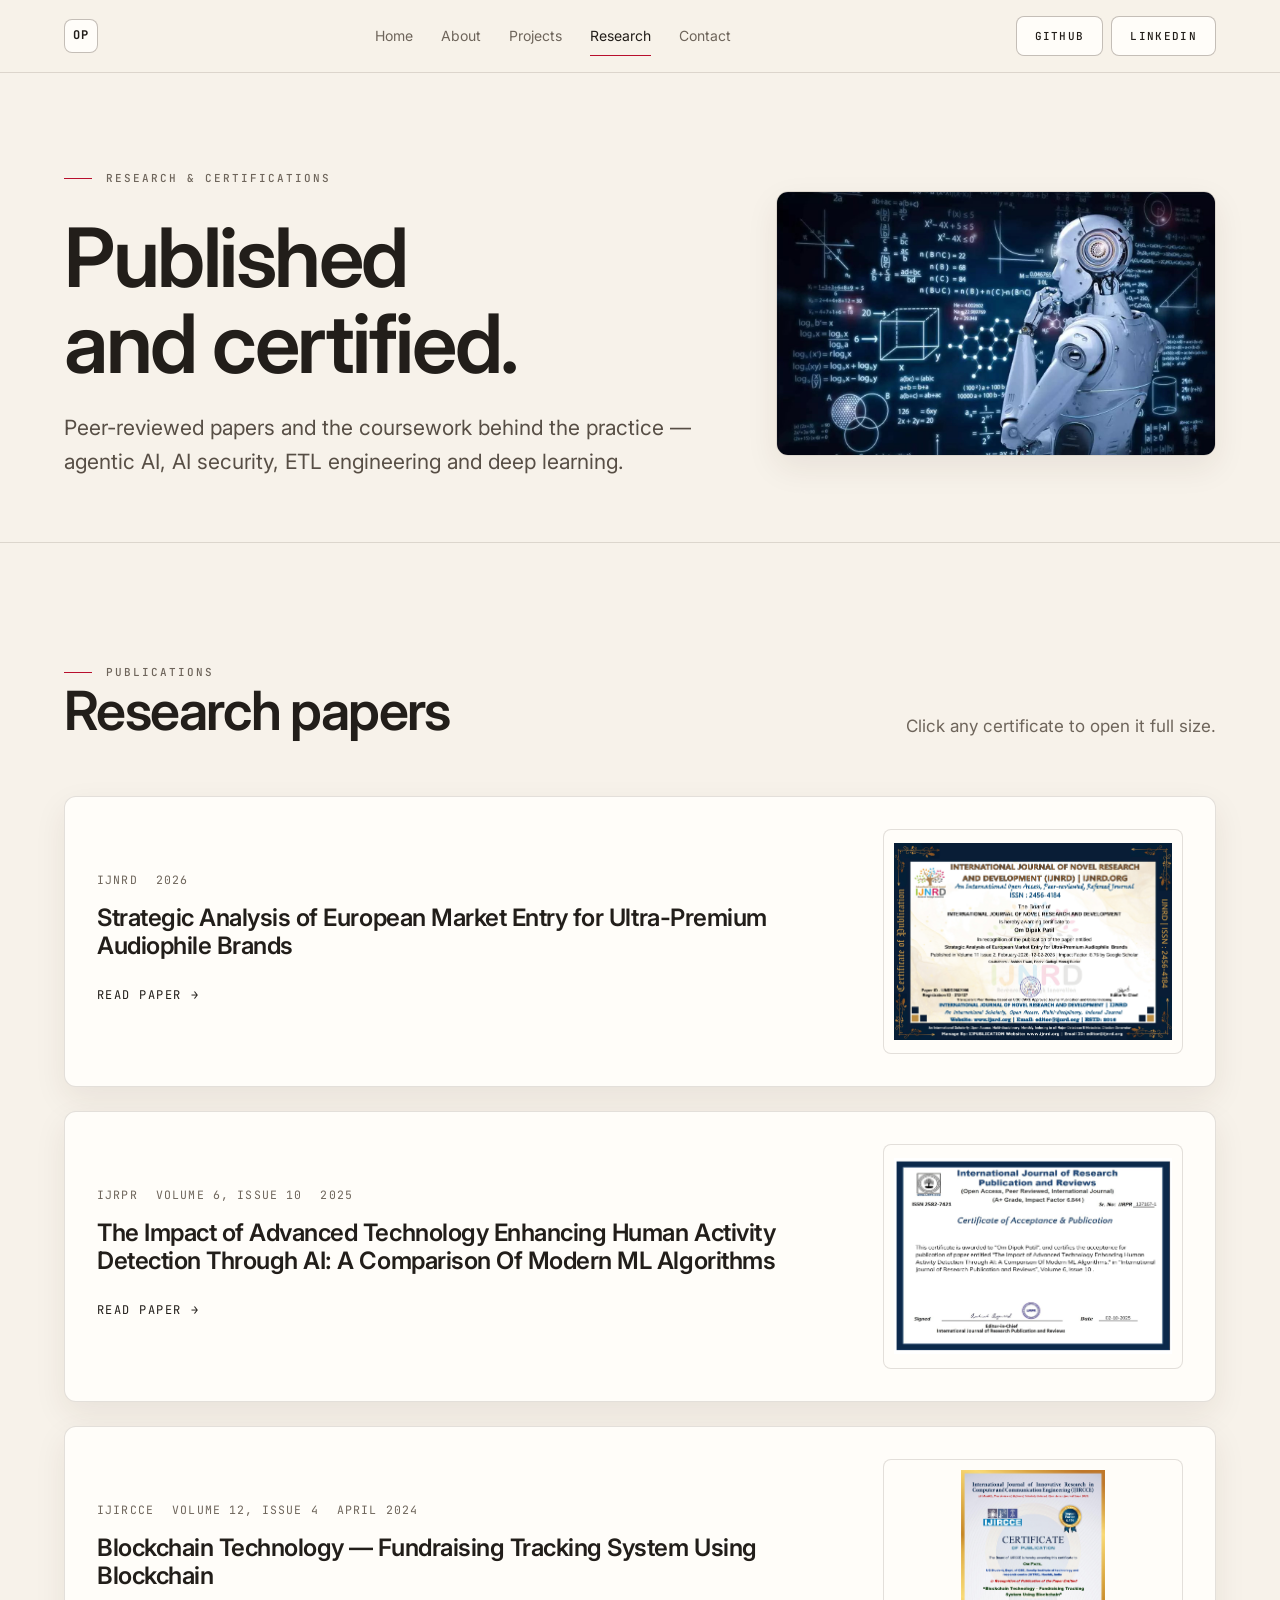
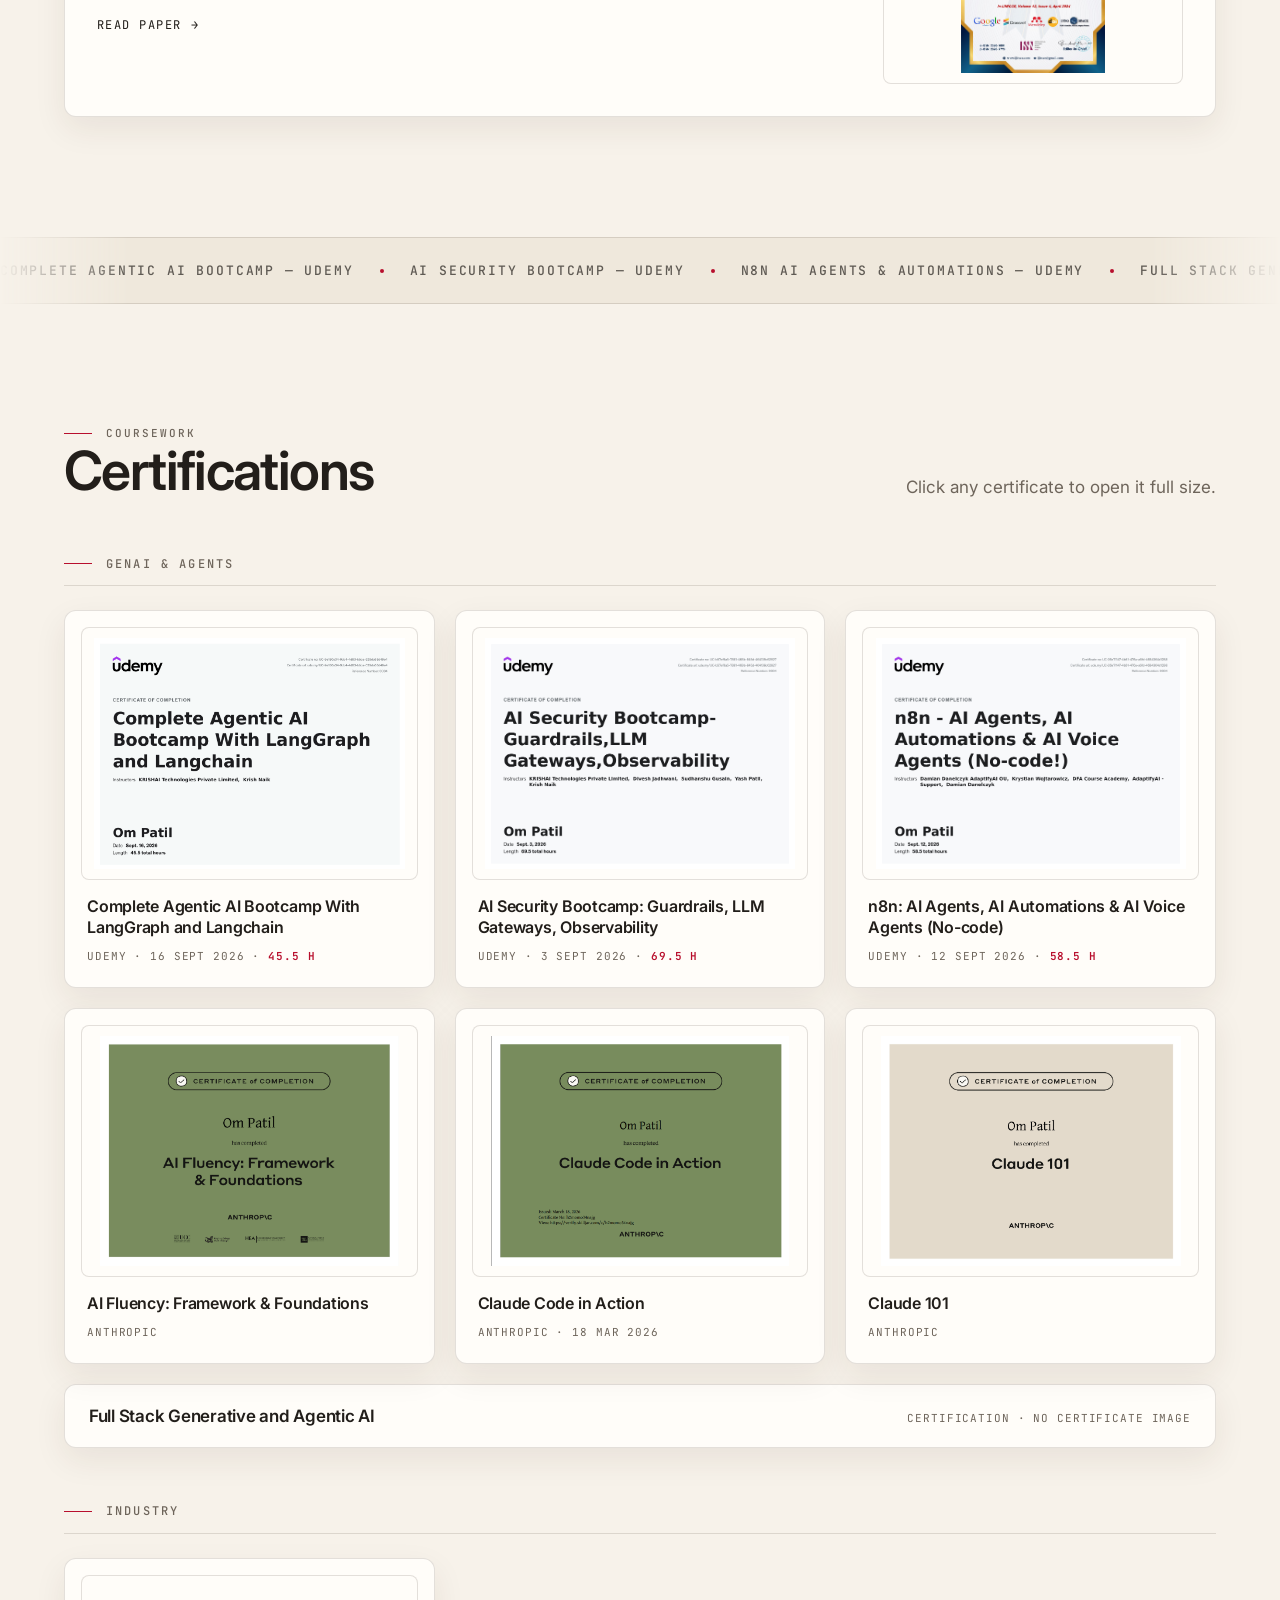
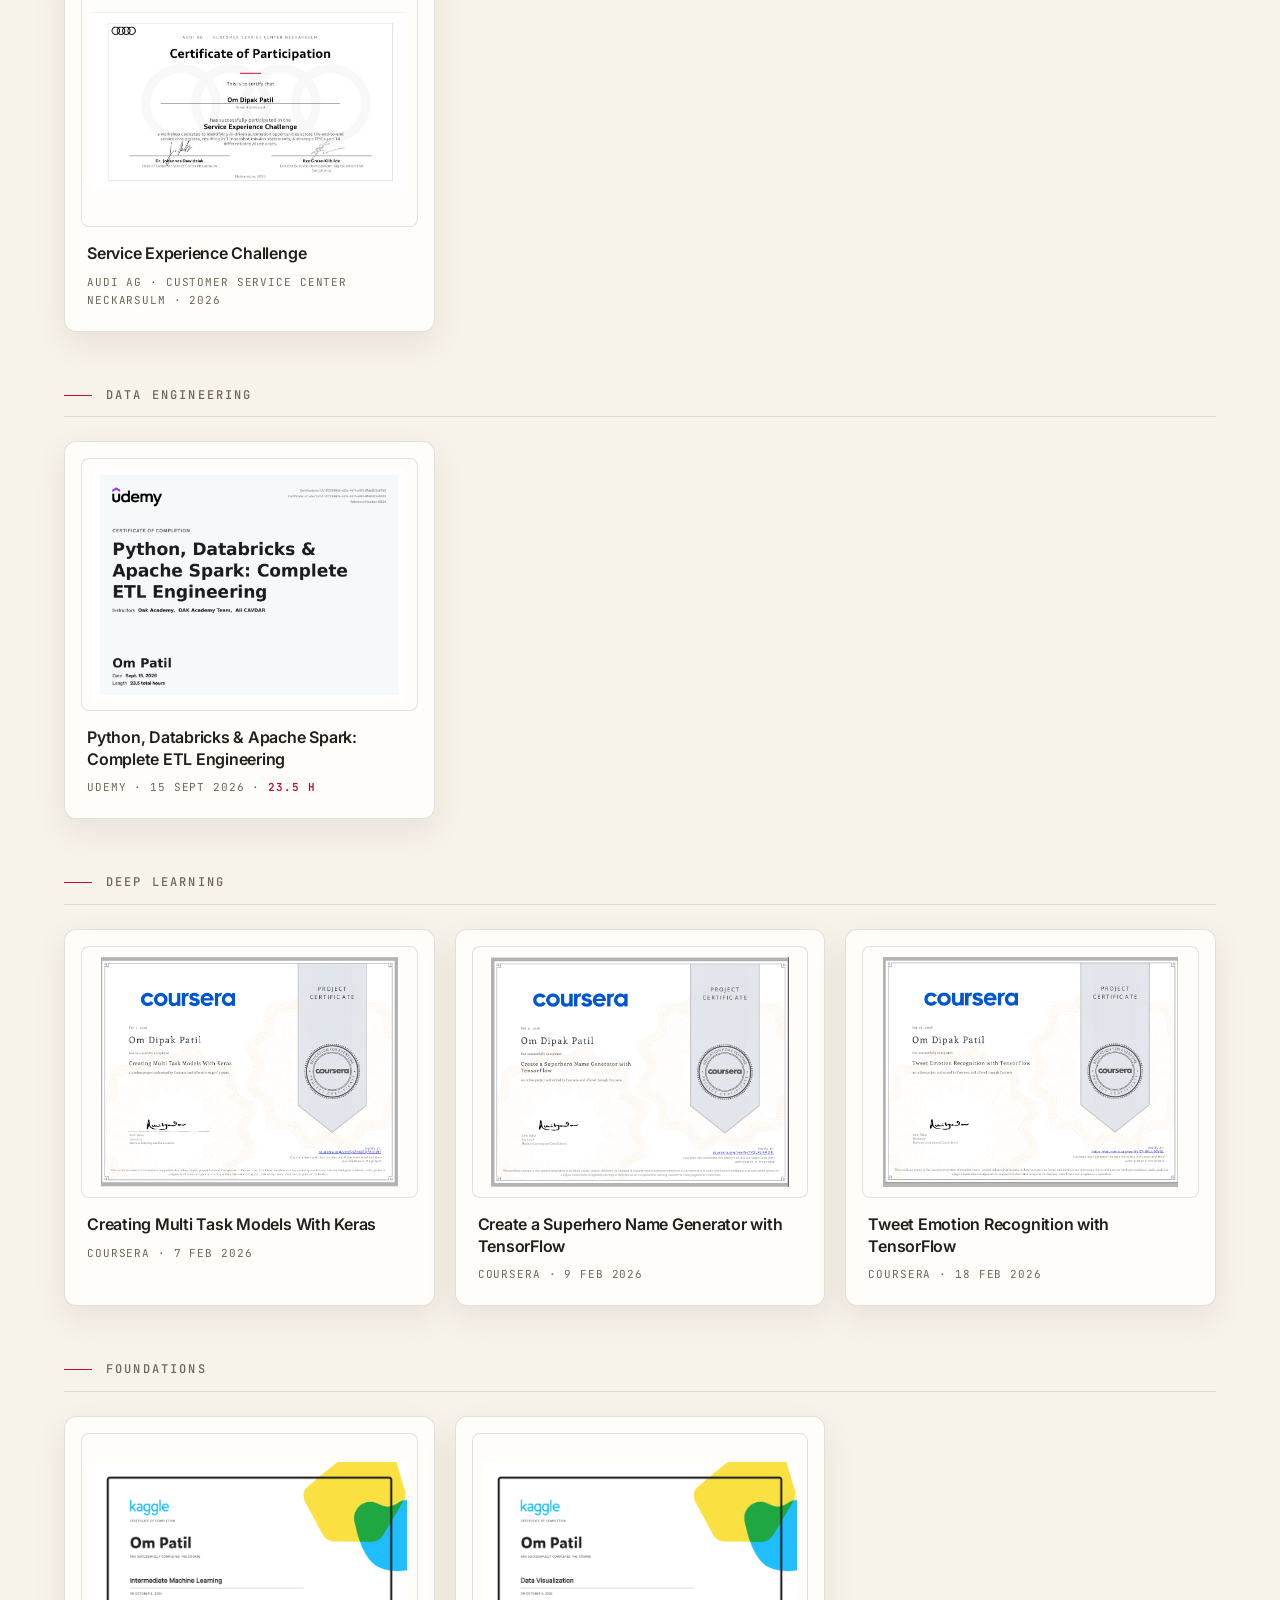
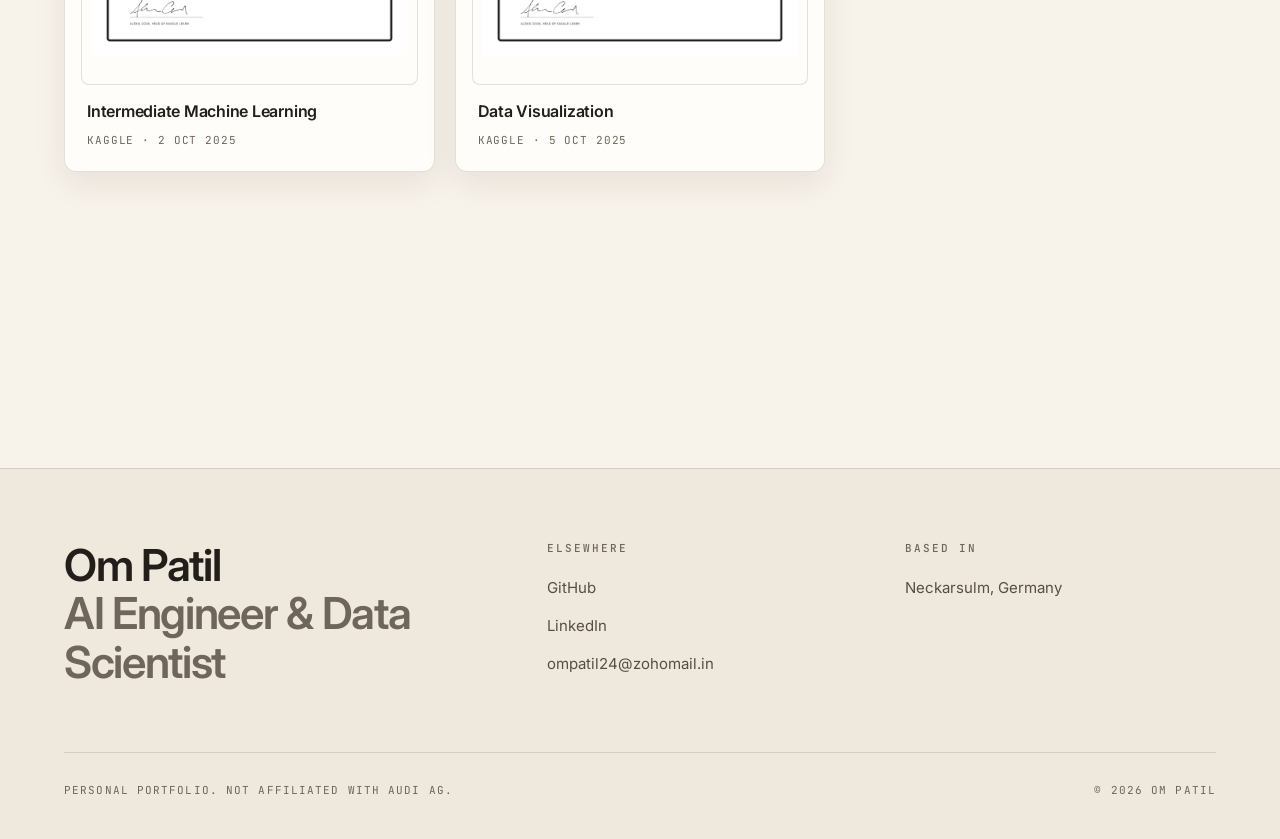
<file: research.html>
<!doctype html>
<html lang="en">
<head>
<meta charset="utf-8">
<meta name="viewport" content="width=device-width, initial-scale=1">
<title>Research &amp; Certifications — Om Patil</title>
<meta name="description" content="Published papers in IJNRD, IJRPR and IJIRCCE, and certifications in agentic AI, AI security, data engineering and deep learning by Om Patil.">
<link rel="preconnect" href="https://fonts.googleapis.com">
<link rel="preconnect" href="https://fonts.gstatic.com" crossorigin>
<link href="https://fonts.googleapis.com/css2?family=Inter:wght@400;500;600;700&family=JetBrains+Mono:wght@400;500;600;700&display=swap" rel="stylesheet">
<link rel="stylesheet" href="assets/css/styles.css">
</head>
<body>
<a class="skip-link" href="#main">Skip to content</a>

<header class="header">
  <div class="wrap header__inner">
    <a class="logo" href="index.html" aria-label="Om Patil — home">
      <span class="logo__mark" aria-hidden="true">OP</span>
    </a>
    <nav class="nav" aria-label="Primary">
      <a class="nav__link" href="index.html">Home</a>
      <a class="nav__link" href="about.html">About</a>
      <a class="nav__link" href="projects.html">Projects</a>
      <a class="nav__link" href="research.html" aria-current="page">Research</a>
      <a class="nav__link" href="contact.html">Contact</a>
    </nav>
    <div class="header__actions">
      <a class="btn btn--ghost btn--sm" href="https://github.com/OmPatil2806" target="_blank" rel="noopener noreferrer">GitHub</a>
      <a class="btn btn--ghost btn--sm" href="https://www.linkedin.com/in/om-patil-039863369/" target="_blank" rel="noopener noreferrer">LinkedIn</a>
    </div>
    <button class="burger" type="button" data-burger aria-expanded="false" aria-controls="mobile-menu" aria-label="Open menu"><span></span></button>
  </div>
</header>

<div class="mobile-menu" id="mobile-menu" hidden>
  <a class="mobile-menu__link" href="index.html">Home</a>
  <a class="mobile-menu__link" href="about.html">About</a>
  <a class="mobile-menu__link" href="projects.html">Projects</a>
  <a class="mobile-menu__link" href="research.html" aria-current="page">Research</a>
  <a class="mobile-menu__link" href="contact.html">Contact</a>
  <div class="mobile-menu__btns">
    <a class="btn btn--ghost" href="https://github.com/OmPatil2806" target="_blank" rel="noopener noreferrer">GitHub</a>
    <a class="btn btn--ghost" href="https://www.linkedin.com/in/om-patil-039863369/" target="_blank" rel="noopener noreferrer">LinkedIn</a>
  </div>
</div>

<main id="main">

  <section class="page-hero page-hero--split">
    <div class="wrap">
      <div class="reveal">
        <p class="label">Research &amp; Certifications</p>
        <h1>Published<br>and certified.</h1>
        <p class="lede">Peer-reviewed papers and the coursework behind the practice — agentic AI, AI security, ETL engineering and deep learning.</p>
      </div>
      <figure class="page-hero__art reveal">
        <img src="assets/img/research-ai.jpg" alt="" aria-hidden="true" width="1200" height="720" loading="eager" decoding="async">
      </figure>
    </div>
  </section>

  <!-- ===================================================== Papers -->
  <section class="section">
    <div class="wrap">
      <div class="section-head reveal">
        <div>
          <p class="label">Publications</p>
          <h2>Research papers</h2>
        </div>
        <p>Click any certificate to open it full size.</p>
      </div>

      <div class="papers">

        <article class="paper reveal">
          <div>
            <div class="paper__meta"><span>IJNRD</span><span>2026</span></div>
            <h3>Strategic Analysis of European Market Entry for Ultra-Premium Audiophile Brands</h3>
            <a class="tlink" href="https://ijnrd.org/papers/IJNRD2602095.pdf" target="_blank" rel="noopener noreferrer">Read paper <span class="arr">→</span></a>
          </div>
          <button class="thumb" type="button"
            data-lightbox="assets/img/certs/ijnrd.png"
            data-lightbox-alt="IJNRD certificate of publication — Strategic Analysis of European Market Entry for Ultra-Premium Audiophile Brands"
            data-lightbox-caption="IJNRD certificate of publication — Strategic Analysis of European Market Entry for Ultra-Premium Audiophile Brands, 2026">
            <img src="assets/img/certs/ijnrd.png" alt="IJNRD certificate of publication" loading="lazy" decoding="async" width="1118" height="793">
          </button>
        </article>

        <article class="paper reveal">
          <div>
            <div class="paper__meta"><span>IJRPR</span><span>Volume 6, Issue 10</span><span>2025</span></div>
            <h3>The Impact of Advanced Technology Enhancing Human Activity Detection Through AI: A Comparison Of Modern ML Algorithms</h3>
            <a class="tlink" href="https://ijrpr.com/uploads/V6ISSUE10/IJRPR53452.pdf" target="_blank" rel="noopener noreferrer">Read paper <span class="arr">→</span></a>
          </div>
          <button class="thumb" type="button"
            data-lightbox="assets/img/certs/ijrpr.png"
            data-lightbox-alt="IJRPR certificate of acceptance and publication — The Impact of Advanced Technology Enhancing Human Activity Detection Through AI"
            data-lightbox-caption="IJRPR certificate of acceptance &amp; publication — Volume 6, Issue 10, 2025">
            <img src="assets/img/certs/ijrpr.png" alt="IJRPR certificate of acceptance and publication" loading="lazy" decoding="async" width="1137" height="802">
          </button>
        </article>

        <article class="paper reveal">
          <div>
            <div class="paper__meta"><span>IJIRCCE</span><span>Volume 12, Issue 4</span><span>April 2024</span></div>
            <h3>Blockchain Technology — Fundraising Tracking System Using Blockchain</h3>
            <a class="tlink" href="https://ijircce.com/admin/main/storage/app/pdf/YirskfqHHEytp8wvzb0VZoo72l2ofWg81Ie4B8W4.pdf" target="_blank" rel="noopener noreferrer">Read paper <span class="arr">→</span></a>
          </div>
          <button class="thumb" type="button"
            data-lightbox="assets/img/certs/ijircce.png"
            data-lightbox-alt="IJIRCCE certificate of publication — Blockchain Technology, Fundraising Tracking System Using Blockchain"
            data-lightbox-caption="IJIRCCE certificate of publication — Volume 12, Issue 4, April 2024">
            <img src="assets/img/certs/ijircce.png" alt="IJIRCCE certificate of publication" loading="lazy" decoding="async" width="1241" height="1755">
          </button>
        </article>

      </div>
    </div>
  </section>

  <!-- ===================================================== Credentials marquee -->
  <div class="marquee" aria-label="Credentials">
    <div class="marquee__track">
      <div class="marquee__group">
        <span class="marquee__item">Complete Agentic AI Bootcamp — Udemy</span><span class="marquee__item">AI Security Bootcamp — Udemy</span><span class="marquee__item">n8n AI Agents &amp; Automations — Udemy</span><span class="marquee__item">Full Stack Generative and Agentic AI</span><span class="marquee__item">AI Fluency: Framework &amp; Foundations — Anthropic</span><span class="marquee__item">Claude Code in Action — Anthropic</span><span class="marquee__item">Claude 101 — Anthropic</span><span class="marquee__item">Service Experience Challenge — AUDI AG</span><span class="marquee__item">Databricks &amp; Apache Spark ETL — Udemy</span><span class="marquee__item">Multi Task Models With Keras — Coursera</span><span class="marquee__item">Superhero Name Generator — Coursera</span><span class="marquee__item">Tweet Emotion Recognition — Coursera</span><span class="marquee__item">Intermediate Machine Learning — Kaggle</span><span class="marquee__item">Data Visualization — Kaggle</span>
      </div>
      <div class="marquee__group marquee__group--dupe" aria-hidden="true">
        <span class="marquee__item">Complete Agentic AI Bootcamp — Udemy</span><span class="marquee__item">AI Security Bootcamp — Udemy</span><span class="marquee__item">n8n AI Agents &amp; Automations — Udemy</span><span class="marquee__item">Full Stack Generative and Agentic AI</span><span class="marquee__item">AI Fluency: Framework &amp; Foundations — Anthropic</span><span class="marquee__item">Claude Code in Action — Anthropic</span><span class="marquee__item">Claude 101 — Anthropic</span><span class="marquee__item">Service Experience Challenge — AUDI AG</span><span class="marquee__item">Databricks &amp; Apache Spark ETL — Udemy</span><span class="marquee__item">Multi Task Models With Keras — Coursera</span><span class="marquee__item">Superhero Name Generator — Coursera</span><span class="marquee__item">Tweet Emotion Recognition — Coursera</span><span class="marquee__item">Intermediate Machine Learning — Kaggle</span><span class="marquee__item">Data Visualization — Kaggle</span>
      </div>
    </div>
  </div>

  <!-- ===================================================== Certifications -->
  <section class="section">
    <div class="wrap">
      <div class="section-head reveal">
        <div>
          <p class="label">Coursework</p>
          <h2>Certifications</h2>
        </div>
        <p>Click any certificate to open it full size.</p>
      </div>

      <div class="cert-group reveal">
        <h3>GenAI &amp; Agents</h3>
        <div class="cert-grid">

          <article class="cert">
            <button class="thumb" type="button"
              data-lightbox="assets/img/certs/udemy-agentic-ai.png"
              data-lightbox-alt="Udemy certificate — Complete Agentic AI Bootcamp With LangGraph and Langchain"
              data-lightbox-caption="Complete Agentic AI Bootcamp With LangGraph and Langchain — Udemy, 16 September 2026">
              <img src="assets/img/certs/udemy-agentic-ai.png" alt="Certificate — Complete Agentic AI Bootcamp With LangGraph and Langchain" loading="lazy" decoding="async" width="1122" height="832">
            </button>
            <div class="cert__body">
              <h4>Complete Agentic AI Bootcamp With LangGraph and Langchain</h4>
              <p class="cert__meta">Udemy · 16 Sept 2026 · <span class="cert__hours">45.5 h</span></p>
            </div>
          </article>

          <article class="cert">
            <button class="thumb" type="button"
              data-lightbox="assets/img/certs/udemy-ai-security.png"
              data-lightbox-alt="Udemy certificate — AI Security Bootcamp: Guardrails, LLM Gateways, Observability"
              data-lightbox-caption="AI Security Bootcamp: Guardrails, LLM Gateways, Observability — Udemy, 3 September 2026">
              <img src="assets/img/certs/udemy-ai-security.png" alt="Certificate — AI Security Bootcamp: Guardrails, LLM Gateways, Observability" loading="lazy" decoding="async" width="1600" height="1190">
            </button>
            <div class="cert__body">
              <h4>AI Security Bootcamp: Guardrails, LLM Gateways, Observability</h4>
              <p class="cert__meta">Udemy · 3 Sept 2026 · <span class="cert__hours">69.5 h</span></p>
            </div>
          </article>

          <article class="cert">
            <button class="thumb" type="button"
              data-lightbox="assets/img/certs/udemy-n8n.png"
              data-lightbox-alt="Udemy certificate — n8n: AI Agents, AI Automations and AI Voice Agents"
              data-lightbox-caption="n8n: AI Agents, AI Automations &amp; AI Voice Agents (No-code) — Udemy, 12 September 2026">
              <img src="assets/img/certs/udemy-n8n.png" alt="Certificate — n8n: AI Agents, AI Automations and AI Voice Agents (No-code)" loading="lazy" decoding="async" width="1600" height="1190">
            </button>
            <div class="cert__body">
              <h4>n8n: AI Agents, AI Automations &amp; AI Voice Agents (No-code)</h4>
              <p class="cert__meta">Udemy · 12 Sept 2026 · <span class="cert__hours">58.5 h</span></p>
            </div>
          </article>

          <article class="cert">
            <button class="thumb" type="button"
              data-lightbox="assets/img/certs/anthropic-ai-fluency.png"
              data-lightbox-alt="Anthropic certificate of completion — AI Fluency: Framework &amp; Foundations"
              data-lightbox-caption="AI Fluency: Framework &amp; Foundations — Anthropic">
              <img src="assets/img/certs/anthropic-ai-fluency.png" alt="Certificate — AI Fluency: Framework and Foundations" loading="lazy" decoding="async" width="1013" height="780">
            </button>
            <div class="cert__body">
              <h4>AI Fluency: Framework &amp; Foundations</h4>
              <p class="cert__meta">Anthropic</p>
            </div>
          </article>

          <article class="cert">
            <button class="thumb" type="button"
              data-lightbox="assets/img/certs/claude-code-in-action.png"
              data-lightbox-alt="Anthropic certificate of completion — Claude Code in Action"
              data-lightbox-caption="Claude Code in Action — Anthropic, issued 18 March 2026">
              <img src="assets/img/certs/claude-code-in-action.png" alt="Certificate — Claude Code in Action" loading="lazy" decoding="async" width="1052" height="812">
            </button>
            <div class="cert__body">
              <h4>Claude Code in Action</h4>
              <p class="cert__meta">Anthropic · 18 Mar 2026</p>
            </div>
          </article>

          <article class="cert">
            <button class="thumb" type="button"
              data-lightbox="assets/img/certs/claude-101.png"
              data-lightbox-alt="Anthropic certificate of completion — Claude 101"
              data-lightbox-caption="Claude 101 — Anthropic">
              <img src="assets/img/certs/claude-101.png" alt="Certificate — Claude 101" loading="lazy" decoding="async" width="1007" height="773">
            </button>
            <div class="cert__body">
              <h4>Claude 101</h4>
              <p class="cert__meta">Anthropic</p>
            </div>
          </article>

        </div>

        <div style="margin-top:20px">
          <div class="cert-text-row">
            <h4>Full Stack Generative and Agentic AI</h4>
            <p class="cert__meta">Certification · no certificate image</p>
          </div>
        </div>
      </div>

      <div class="cert-group reveal">
        <h3>Industry</h3>
        <div class="cert-grid">
          <article class="cert">
            <button class="thumb" type="button"
              data-lightbox="assets/img/certs/audi-service-experience.png"
              data-lightbox-alt="AUDI AG certificate of participation — Service Experience Challenge, Customer Service Center Neckarsulm"
              data-lightbox-caption="Service Experience Challenge — AUDI AG, Customer Service Center Neckarsulm, 2026">
              <img src="assets/img/certs/audi-service-experience.png" alt="Certificate of participation — Service Experience Challenge, AUDI AG" loading="lazy" decoding="async" width="1111" height="630">
            </button>
            <div class="cert__body">
              <h4>Service Experience Challenge</h4>
              <p class="cert__meta">AUDI AG · Customer Service Center Neckarsulm · 2026</p>
            </div>
          </article>
        </div>
      </div>

      <div class="cert-group reveal">
        <h3>Data Engineering</h3>
        <div class="cert-grid">
          <article class="cert">
            <button class="thumb" type="button"
              data-lightbox="assets/img/certs/udemy-databricks-spark.png"
              data-lightbox-alt="Udemy certificate — Python, Databricks and Apache Spark: Complete ETL Engineering"
              data-lightbox-caption="Python, Databricks &amp; Apache Spark: Complete ETL Engineering — Udemy, 15 September 2026">
              <img src="assets/img/certs/udemy-databricks-spark.png" alt="Certificate — Python, Databricks and Apache Spark: Complete ETL Engineering" loading="lazy" decoding="async" width="1012" height="752">
            </button>
            <div class="cert__body">
              <h4>Python, Databricks &amp; Apache Spark: Complete ETL Engineering</h4>
              <p class="cert__meta">Udemy · 15 Sept 2026 · <span class="cert__hours">23.5 h</span></p>
            </div>
          </article>
        </div>
      </div>

      <div class="cert-group reveal">
        <h3>Deep Learning</h3>
        <div class="cert-grid">

          <article class="cert">
            <button class="thumb" type="button"
              data-lightbox="assets/img/certs/coursera-keras.png"
              data-lightbox-alt="Coursera project certificate — Creating Multi Task Models With Keras"
              data-lightbox-caption="Creating Multi Task Models With Keras — Coursera, 7 February 2026">
              <img src="assets/img/certs/coursera-keras.png" alt="Certificate — Creating Multi Task Models With Keras" loading="lazy" decoding="async" width="1017" height="790">
            </button>
            <div class="cert__body">
              <h4>Creating Multi Task Models With Keras</h4>
              <p class="cert__meta">Coursera · 7 Feb 2026</p>
            </div>
          </article>

          <article class="cert">
            <button class="thumb" type="button"
              data-lightbox="assets/img/certs/coursera-superhero.png"
              data-lightbox-alt="Coursera project certificate — Create a Superhero Name Generator with TensorFlow"
              data-lightbox-caption="Create a Superhero Name Generator with TensorFlow — Coursera, 9 February 2026">
              <img src="assets/img/certs/coursera-superhero.png" alt="Certificate — Create a Superhero Name Generator with TensorFlow" loading="lazy" decoding="async" width="982" height="762">
            </button>
            <div class="cert__body">
              <h4>Create a Superhero Name Generator with TensorFlow</h4>
              <p class="cert__meta">Coursera · 9 Feb 2026</p>
            </div>
          </article>

          <article class="cert">
            <button class="thumb" type="button"
              data-lightbox="assets/img/certs/coursera-tweet.png"
              data-lightbox-alt="Coursera project certificate — Tweet Emotion Recognition with TensorFlow"
              data-lightbox-caption="Tweet Emotion Recognition with TensorFlow — Coursera, 18 February 2026">
              <img src="assets/img/certs/coursera-tweet.png" alt="Certificate — Tweet Emotion Recognition with TensorFlow" loading="lazy" decoding="async" width="977" height="762">
            </button>
            <div class="cert__body">
              <h4>Tweet Emotion Recognition with TensorFlow</h4>
              <p class="cert__meta">Coursera · 18 Feb 2026</p>
            </div>
          </article>

        </div>
      </div>

      <div class="cert-group reveal">
        <h3>Foundations</h3>
        <div class="cert-grid">

          <article class="cert">
            <button class="thumb" type="button"
              data-lightbox="assets/img/certs/kaggle-ml.png"
              data-lightbox-alt="Kaggle certificate — Intermediate Machine Learning"
              data-lightbox-caption="Intermediate Machine Learning — Kaggle, 2 October 2025">
              <img src="assets/img/certs/kaggle-ml.png" alt="Certificate — Intermediate Machine Learning" loading="lazy" decoding="async" width="1600" height="987">
            </button>
            <div class="cert__body">
              <h4>Intermediate Machine Learning</h4>
              <p class="cert__meta">Kaggle · 2 Oct 2025</p>
            </div>
          </article>

          <article class="cert">
            <button class="thumb" type="button"
              data-lightbox="assets/img/certs/kaggle-dataviz.png"
              data-lightbox-alt="Kaggle certificate — Data Visualization"
              data-lightbox-caption="Data Visualization — Kaggle, 5 October 2025">
              <img src="assets/img/certs/kaggle-dataviz.png" alt="Certificate — Data Visualization" loading="lazy" decoding="async" width="1600" height="987">
            </button>
            <div class="cert__body">
              <h4>Data Visualization</h4>
              <p class="cert__meta">Kaggle · 5 Oct 2025</p>
            </div>
          </article>

        </div>
      </div>

    </div>
  </section>

</main>

<footer class="footer">
  <div class="wrap">
    <div class="footer__grid">
      <div>
        <p class="footer__word">Om Patil<br><span>AI Engineer &amp; Data Scientist</span></p>
      </div>
      <div>
        <h4>Elsewhere</h4>
        <ul class="footer__list">
          <li><a href="https://github.com/OmPatil2806" target="_blank" rel="noopener noreferrer">GitHub</a></li>
          <li><a href="https://www.linkedin.com/in/om-patil-039863369/" target="_blank" rel="noopener noreferrer">LinkedIn</a></li>
          <li><a href="mailto:ompatil24@zohomail.in">ompatil24@zohomail.in</a></li>
        </ul>
      </div>
      <div>
        <h4>Based in</h4>
        <ul class="footer__list">
          <li><span>Neckarsulm, Germany</span></li>
        </ul>
      </div>
    </div>
    <div class="footer__bottom">
      <span>Personal portfolio. Not affiliated with AUDI AG.</span>
      <span>&copy; <span data-year>2026</span> Om Patil</span>
    </div>
  </div>
</footer>

<script src="assets/js/main.js" defer></script>
</body>
</html>
</file>
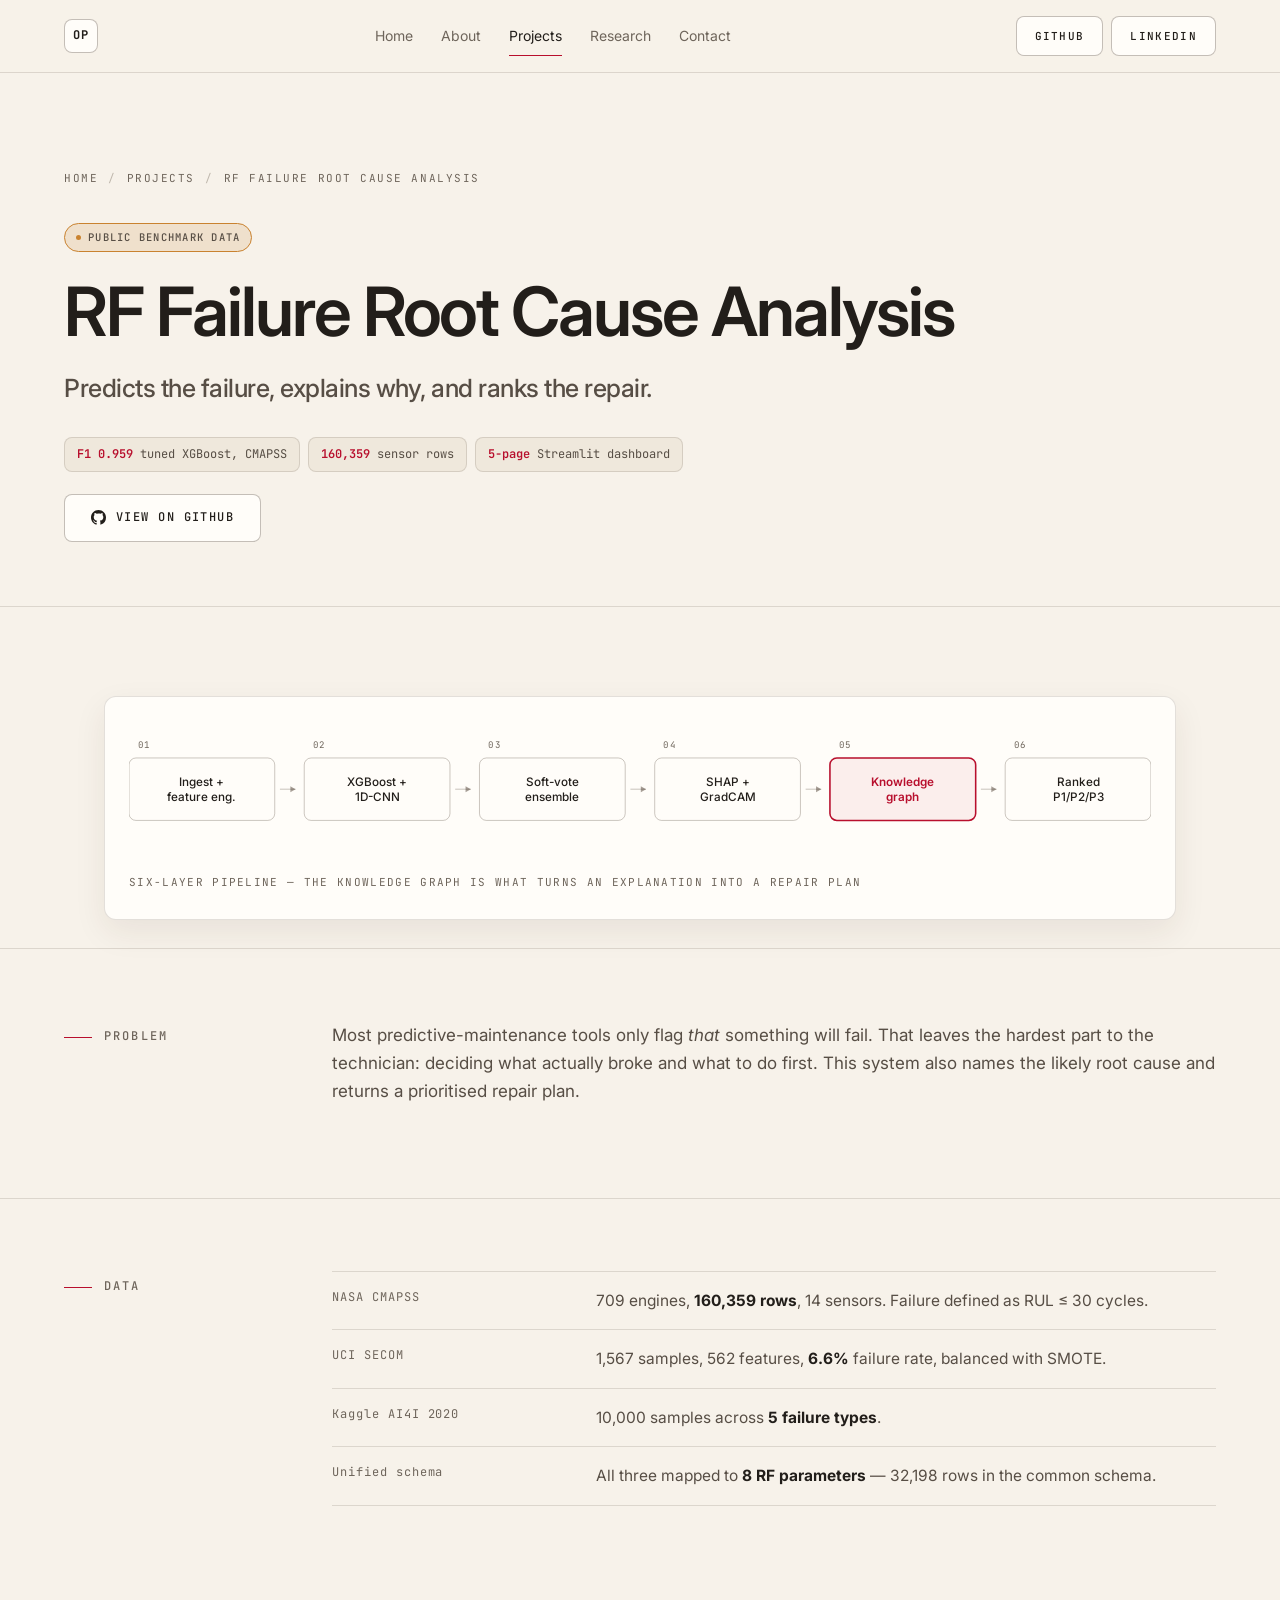
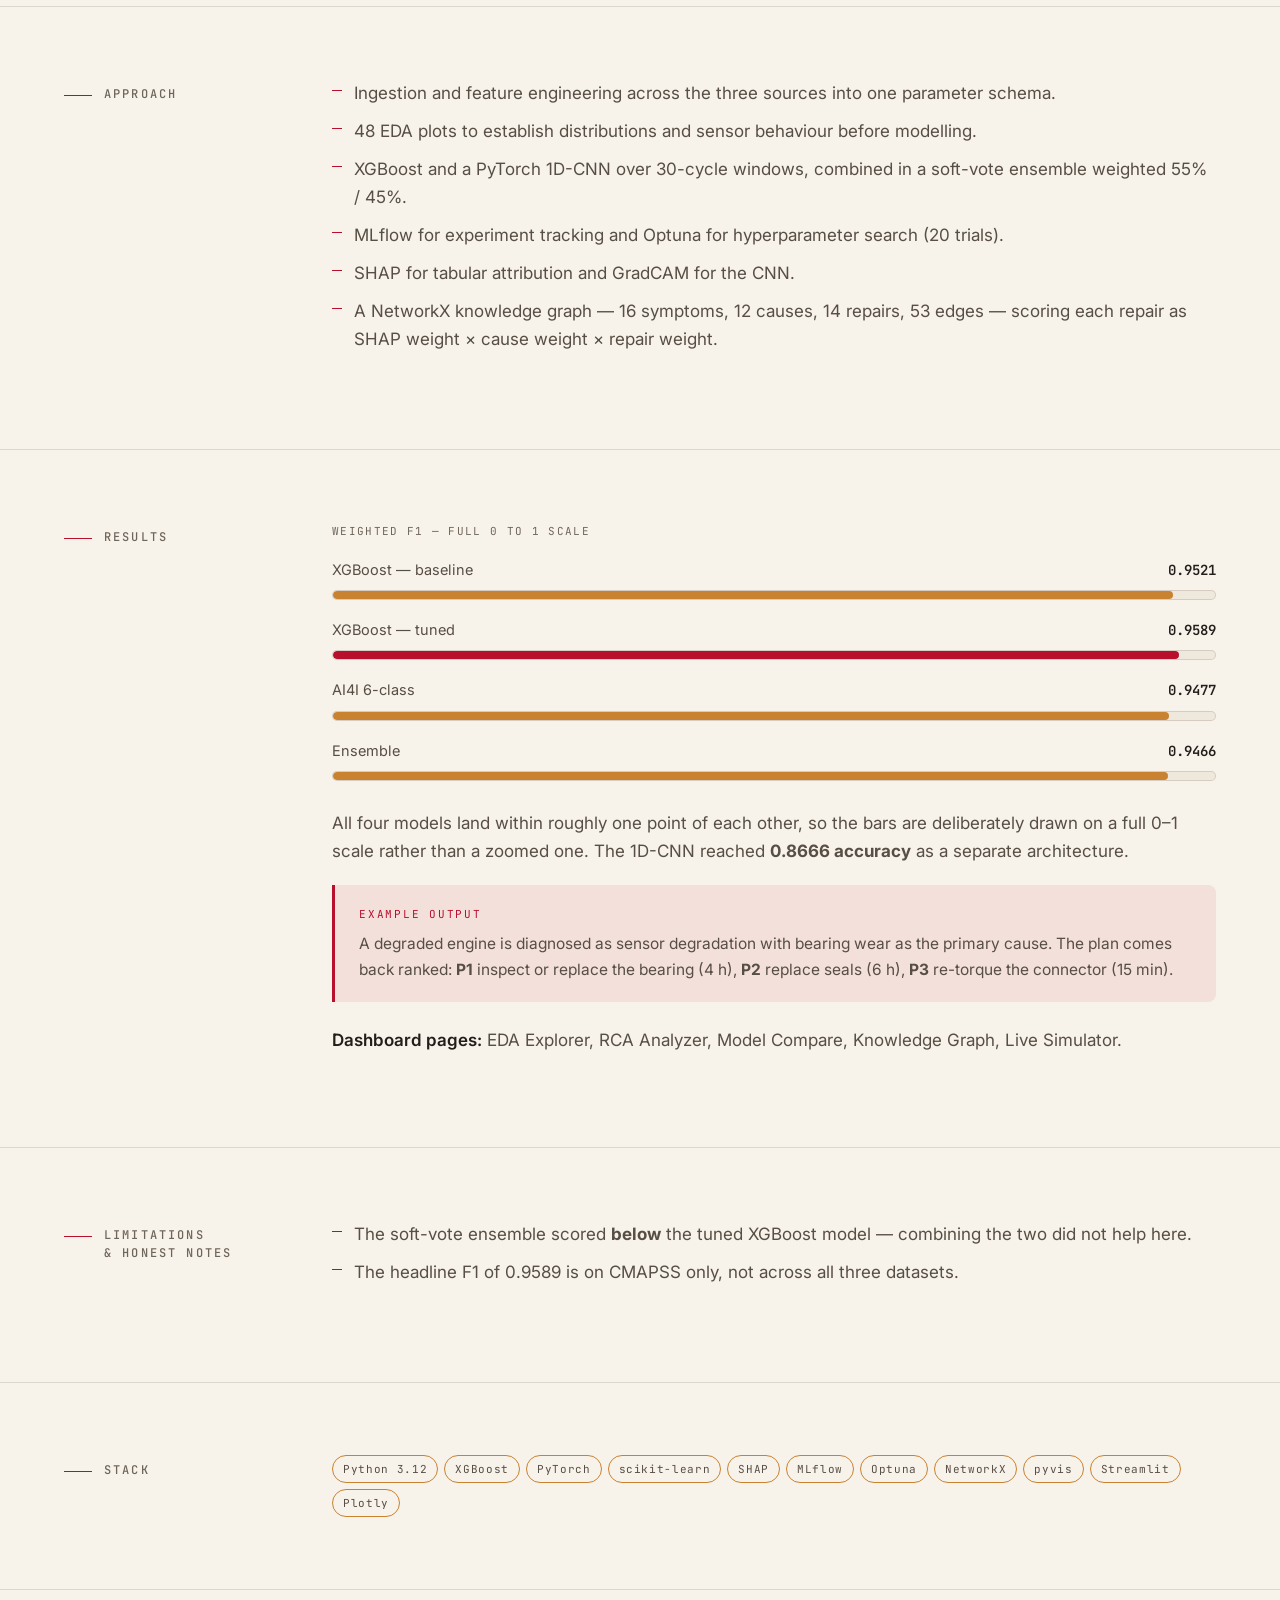
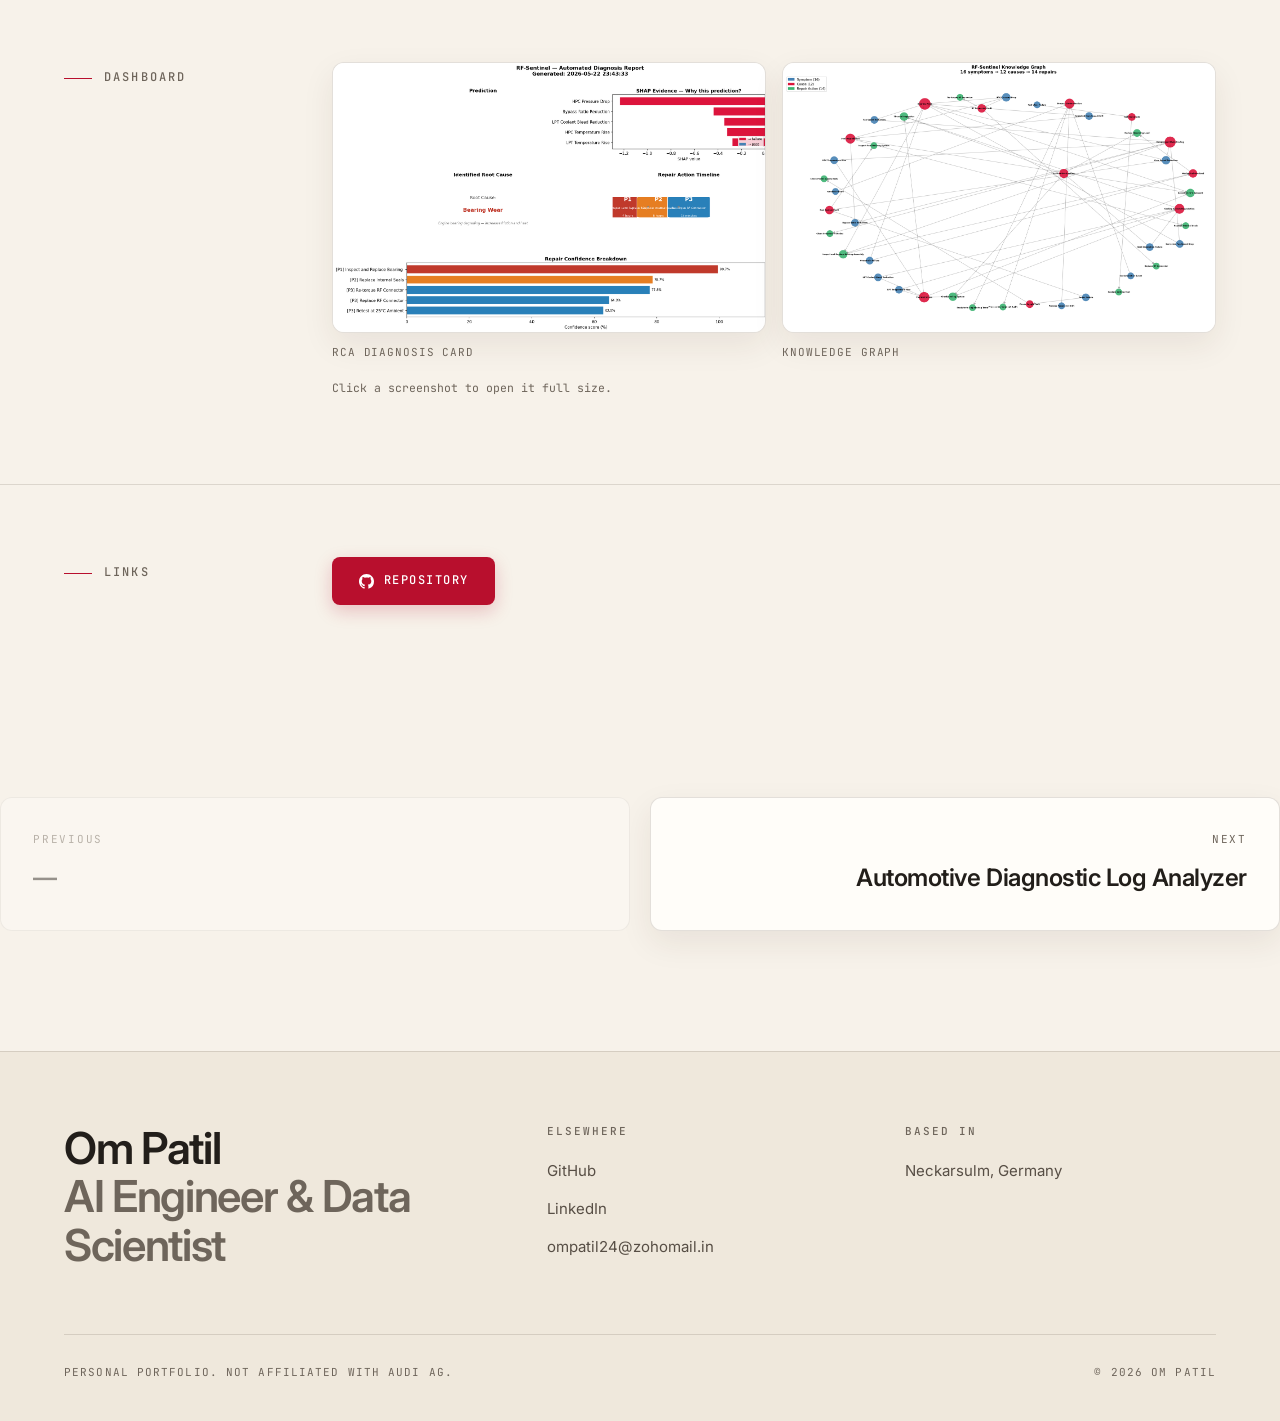
<file: rf-failure-rca.html>
<!doctype html>
<html lang="en">
<head>
<meta charset="utf-8">
<meta name="viewport" content="width=device-width, initial-scale=1">
<title>RF Failure Root Cause Analysis — Om Patil</title>
<meta name="description" content="Six-layer ML pipeline with XGBoost, a PyTorch 1D-CNN, SHAP and a 42-node knowledge graph that turns a failure prediction into ranked P1/P2/P3 repair actions.">
<link rel="preconnect" href="https://fonts.googleapis.com">
<link rel="preconnect" href="https://fonts.gstatic.com" crossorigin>
<link href="https://fonts.googleapis.com/css2?family=Inter:wght@400;500;600;700&family=JetBrains+Mono:wght@400;500;600;700&display=swap" rel="stylesheet">
<link rel="stylesheet" href="assets/css/styles.css">
</head>
<body>
<a class="skip-link" href="#main">Skip to content</a>

<header class="header">
  <div class="wrap header__inner">
    <a class="logo" href="index.html" aria-label="Om Patil — home">
      <span class="logo__mark" aria-hidden="true">OP</span>
    </a>
    <nav class="nav" aria-label="Primary">
      <a class="nav__link" href="index.html">Home</a>
      <a class="nav__link" href="about.html">About</a>
      <a class="nav__link" href="projects.html" aria-current="page">Projects</a>
      <a class="nav__link" href="research.html">Research</a>
      <a class="nav__link" href="contact.html">Contact</a>
    </nav>
    <div class="header__actions">
      <a class="btn btn--ghost btn--sm" href="https://github.com/OmPatil2806" target="_blank" rel="noopener noreferrer">GitHub</a>
      <a class="btn btn--ghost btn--sm" href="https://www.linkedin.com/in/om-patil-039863369/" target="_blank" rel="noopener noreferrer">LinkedIn</a>
    </div>
    <button class="burger" type="button" data-burger aria-expanded="false" aria-controls="mobile-menu" aria-label="Open menu"><span></span></button>
  </div>
</header>

<div class="mobile-menu" id="mobile-menu" hidden>
  <a class="mobile-menu__link" href="index.html">Home</a>
  <a class="mobile-menu__link" href="about.html">About</a>
  <a class="mobile-menu__link" href="projects.html" aria-current="page">Projects</a>
  <a class="mobile-menu__link" href="research.html">Research</a>
  <a class="mobile-menu__link" href="contact.html">Contact</a>
  <div class="mobile-menu__btns">
    <a class="btn btn--ghost" href="https://github.com/OmPatil2806" target="_blank" rel="noopener noreferrer">GitHub</a>
    <a class="btn btn--ghost" href="https://www.linkedin.com/in/om-patil-039863369/" target="_blank" rel="noopener noreferrer">LinkedIn</a>
  </div>
</div>

<main id="main">

  <section class="page-hero">
    <div class="wrap">
      <nav class="crumbs reveal" aria-label="Breadcrumb">
        <a href="index.html">Home</a><span aria-hidden="true">/</span>
        <a href="projects.html">Projects</a><span aria-hidden="true">/</span>
        <span>RF Failure Root Cause Analysis</span>
      </nav>
      <div class="cs-head reveal">
        <div class="badge-row" style="margin-bottom:24px"><span class="badge">Public benchmark data</span></div>
        <h1>RF Failure Root Cause Analysis</h1>
        <p class="cs-head__headline">Predicts the failure, explains why, and ranks the repair.</p>
        <ul class="metrics"><li class="metric"><b>F1 0.959</b> tuned XGBoost, CMAPSS</li><li class="metric"><b>160,359</b> sensor rows</li><li class="metric"><b>5-page</b> Streamlit dashboard</li></ul>
        <div style="display:flex;flex-wrap:wrap;gap:12px">
          <a class="btn btn--ghost" href="https://github.com/OmPatil2806/AI-Driven-RF-Component-Failure-Root-Cause-Analysis-Diagnosis-System" target="_blank" rel="noopener noreferrer">
            <svg viewBox="0 0 16 16" fill="currentColor" aria-hidden="true"><path d="M8 0C3.58 0 0 3.58 0 8c0 3.54 2.29 6.53 5.47 7.59.4.07.55-.17.55-.38 0-.19-.01-.82-.01-1.49-2.01.37-2.53-.49-2.69-.94-.09-.23-.48-.94-.82-1.13-.28-.15-.68-.52-.01-.53.63-.01 1.08.58 1.23.82.72 1.21 1.87.87 2.33.66.07-.52.28-.87.51-1.07-1.78-.2-3.64-.89-3.64-3.95 0-.87.31-1.59.82-2.15-.08-.2-.36-1.02.08-2.12 0 0 .67-.21 2.2.82a7.4 7.4 0 0 1 2-.27c.68 0 1.36.09 2 .27 1.53-1.04 2.2-.82 2.2-.82.44 1.1.16 1.92.08 2.12.51.56.82 1.27.82 2.15 0 3.07-1.87 3.75-3.65 3.95.29.25.54.73.54 1.48 0 1.07-.01 1.93-.01 2.2 0 .21.15.46.55.38A8.01 8.01 0 0 0 16 8c0-4.42-3.58-8-8-8Z"/></svg> View on GitHub
          </a>
        </div>
      </div>
    </div>
  </section>

  <div class="wrap" style="padding-top:72px">
    <figure class="diagram reveal"><svg viewBox="0 0 1178 150" role="img" aria-label="Six-layer pipeline — the knowledge graph is what turns an explanation into a repair plan" preserveAspectRatio="xMinYMid meet"><rect x="0" y="38" width="168" height="72" rx="8" fill="#FFFDF9" stroke="rgba(60,45,30,0.30)" stroke-width="1"/><text x="84.0" y="70.0" text-anchor="middle" font-family="Inter, sans-serif" font-size="13.5" font-weight="500" fill="#221E1A">Ingest +</text><text x="84.0" y="88.0" text-anchor="middle" font-family="Inter, sans-serif" font-size="13.5" font-weight="500" fill="#221E1A">feature eng.</text><text x="10" y="26" font-family="JetBrains Mono, monospace" font-size="10.5" letter-spacing="1.6" fill="#6E655B">01</text><line x1="174" y1="74.0" x2="192" y2="74.0" stroke="rgba(60,45,30,0.32)" stroke-width="1"/><path d="M192 74.0 l-6 -3.5 v7 z" fill="rgba(60,45,30,0.45)"/><rect x="202" y="38" width="168" height="72" rx="8" fill="#FFFDF9" stroke="rgba(60,45,30,0.30)" stroke-width="1"/><text x="286.0" y="70.0" text-anchor="middle" font-family="Inter, sans-serif" font-size="13.5" font-weight="500" fill="#221E1A">XGBoost +</text><text x="286.0" y="88.0" text-anchor="middle" font-family="Inter, sans-serif" font-size="13.5" font-weight="500" fill="#221E1A">1D-CNN</text><text x="212" y="26" font-family="JetBrains Mono, monospace" font-size="10.5" letter-spacing="1.6" fill="#6E655B">02</text><line x1="376" y1="74.0" x2="394" y2="74.0" stroke="rgba(60,45,30,0.32)" stroke-width="1"/><path d="M394 74.0 l-6 -3.5 v7 z" fill="rgba(60,45,30,0.45)"/><rect x="404" y="38" width="168" height="72" rx="8" fill="#FFFDF9" stroke="rgba(60,45,30,0.30)" stroke-width="1"/><text x="488.0" y="70.0" text-anchor="middle" font-family="Inter, sans-serif" font-size="13.5" font-weight="500" fill="#221E1A">Soft-vote</text><text x="488.0" y="88.0" text-anchor="middle" font-family="Inter, sans-serif" font-size="13.5" font-weight="500" fill="#221E1A">ensemble</text><text x="414" y="26" font-family="JetBrains Mono, monospace" font-size="10.5" letter-spacing="1.6" fill="#6E655B">03</text><line x1="578" y1="74.0" x2="596" y2="74.0" stroke="rgba(60,45,30,0.32)" stroke-width="1"/><path d="M596 74.0 l-6 -3.5 v7 z" fill="rgba(60,45,30,0.45)"/><rect x="606" y="38" width="168" height="72" rx="8" fill="#FFFDF9" stroke="rgba(60,45,30,0.30)" stroke-width="1"/><text x="690.0" y="70.0" text-anchor="middle" font-family="Inter, sans-serif" font-size="13.5" font-weight="500" fill="#221E1A">SHAP +</text><text x="690.0" y="88.0" text-anchor="middle" font-family="Inter, sans-serif" font-size="13.5" font-weight="500" fill="#221E1A">GradCAM</text><text x="616" y="26" font-family="JetBrains Mono, monospace" font-size="10.5" letter-spacing="1.6" fill="#6E655B">04</text><line x1="780" y1="74.0" x2="798" y2="74.0" stroke="rgba(60,45,30,0.32)" stroke-width="1"/><path d="M798 74.0 l-6 -3.5 v7 z" fill="rgba(60,45,30,0.45)"/><rect x="808" y="38" width="168" height="72" rx="8" fill="rgba(184,15,45,0.06)" stroke="#B80F2D" stroke-width="1.8"/><text x="892.0" y="70.0" text-anchor="middle" font-family="Inter, sans-serif" font-size="13.5" font-weight="600" fill="#B80F2D">Knowledge</text><text x="892.0" y="88.0" text-anchor="middle" font-family="Inter, sans-serif" font-size="13.5" font-weight="600" fill="#B80F2D">graph</text><text x="818" y="26" font-family="JetBrains Mono, monospace" font-size="10.5" letter-spacing="1.6" fill="#6E655B">05</text><line x1="982" y1="74.0" x2="1000" y2="74.0" stroke="rgba(60,45,30,0.32)" stroke-width="1"/><path d="M1000 74.0 l-6 -3.5 v7 z" fill="rgba(60,45,30,0.45)"/><rect x="1010" y="38" width="168" height="72" rx="8" fill="#FFFDF9" stroke="rgba(60,45,30,0.30)" stroke-width="1"/><text x="1094.0" y="70.0" text-anchor="middle" font-family="Inter, sans-serif" font-size="13.5" font-weight="500" fill="#221E1A">Ranked</text><text x="1094.0" y="88.0" text-anchor="middle" font-family="Inter, sans-serif" font-size="13.5" font-weight="500" fill="#221E1A">P1/P2/P3</text><text x="1020" y="26" font-family="JetBrains Mono, monospace" font-size="10.5" letter-spacing="1.6" fill="#6E655B">06</text></svg><figcaption>Six-layer pipeline — the knowledge graph is what turns an explanation into a repair plan</figcaption></figure>
  </div>

<section class="cs-section"><div class="wrap"><div class="cs-grid"><h2>Problem</h2><div class="prose" style="max-width:none"><p>Most predictive-maintenance tools only flag <em>that</em> something will fail. That leaves the hardest part to the technician: deciding what actually broke and what to do first. This system also names the likely root cause and returns a prioritised repair plan.</p></div></div></div></section><section class="cs-section"><div class="wrap"><div class="cs-grid"><h2>Data</h2><div class="prose" style="max-width:none"><div class="spec"><div class="spec__row"><div class="spec__k">NASA CMAPSS</div><div class="spec__v">709 engines, <b>160,359 rows</b>, 14 sensors. Failure defined as RUL &le; 30 cycles.</div></div><div class="spec__row"><div class="spec__k">UCI SECOM</div><div class="spec__v">1,567 samples, 562 features, <b>6.6%</b> failure rate, balanced with SMOTE.</div></div><div class="spec__row"><div class="spec__k">Kaggle AI4I 2020</div><div class="spec__v">10,000 samples across <b>5 failure types</b>.</div></div><div class="spec__row"><div class="spec__k">Unified schema</div><div class="spec__v">All three mapped to <b>8 RF parameters</b> — 32,198 rows in the common schema.</div></div></div></div></div></div></section><section class="cs-section"><div class="wrap"><div class="cs-grid"><h2>Approach</h2><div class="prose" style="max-width:none"><ul><li>Ingestion and feature engineering across the three sources into one parameter schema.</li><li>48 EDA plots to establish distributions and sensor behaviour before modelling.</li><li>XGBoost and a PyTorch 1D-CNN over 30-cycle windows, combined in a soft-vote ensemble weighted 55% / 45%.</li><li>MLflow for experiment tracking and Optuna for hyperparameter search (20 trials).</li><li>SHAP for tabular attribution and GradCAM for the CNN.</li><li>A NetworkX knowledge graph — 16 symptoms, 12 causes, 14 repairs, 53 edges — scoring each repair as SHAP weight &times; cause weight &times; repair weight.</li></ul></div></div></div></section><section class="cs-section"><div class="wrap"><div class="cs-grid"><h2>Results</h2><div class="prose" style="max-width:none"><p class="mono" style="font-size:11px;letter-spacing:0.12em;text-transform:uppercase;color:var(--muted);margin-bottom:18px">Weighted F1 — full 0 to 1 scale</p><div class="bars reveal"><div class="bar"><div class="bar__head"><span class="bar__name">XGBoost — baseline</span><span class="bar__val">0.9521</span></div><div class="bar__track"><div class="bar__fill" style="--w:95.2%"></div></div></div><div class="bar bar--key"><div class="bar__head"><span class="bar__name">XGBoost — tuned</span><span class="bar__val">0.9589</span></div><div class="bar__track"><div class="bar__fill" style="--w:95.9%"></div></div></div><div class="bar"><div class="bar__head"><span class="bar__name">AI4I 6-class</span><span class="bar__val">0.9477</span></div><div class="bar__track"><div class="bar__fill" style="--w:94.8%"></div></div></div><div class="bar"><div class="bar__head"><span class="bar__name">Ensemble</span><span class="bar__val">0.9466</span></div><div class="bar__track"><div class="bar__fill" style="--w:94.7%"></div></div></div></div><p>All four models land within roughly one point of each other, so the bars are deliberately drawn on a full 0&ndash;1 scale rather than a zoomed one. The 1D-CNN reached <b>0.8666 accuracy</b> as a separate architecture.</p><div class="note"><div class="note__k">Example output</div><p>A degraded engine is diagnosed as sensor degradation with bearing wear as the primary cause. The plan comes back ranked: <b>P1</b> inspect or replace the bearing (4 h), <b>P2</b> replace seals (6 h), <b>P3</b> re-torque the connector (15 min).</p></div><p><strong>Dashboard pages:</strong> EDA Explorer, RCA Analyzer, Model Compare, Knowledge Graph, Live Simulator.</p></div></div></div></section><section class="cs-section"><div class="wrap"><div class="cs-grid"><h2>Limitations<br>&amp; honest notes</h2><div class="prose" style="max-width:none"><ul><li>The soft-vote ensemble scored <b>below</b> the tuned XGBoost model — combining the two did not help here.</li><li>The headline F1 of 0.9589 is on CMAPSS only, not across all three datasets.</li></ul></div></div></div></section><section class="cs-section"><div class="wrap"><div class="cs-grid"><h2>Stack</h2><div class="prose" style="max-width:none"><div class="tags"><span class="tag">Python 3.12</span><span class="tag">XGBoost</span><span class="tag">PyTorch</span><span class="tag">scikit-learn</span><span class="tag">SHAP</span><span class="tag">MLflow</span><span class="tag">Optuna</span><span class="tag">NetworkX</span><span class="tag">pyvis</span><span class="tag">Streamlit</span><span class="tag">Plotly</span></div></div></div></div></section><section class="cs-section"><div class="wrap"><div class="cs-grid"><h2>Dashboard</h2><div class="prose" style="max-width:none"><div class="shots shots--2 reveal"><figure class="shot-fig"><button class="shot shot--img" type="button" data-lightbox="assets/img/projects/rf-failure-rca-1.png" data-lightbox-alt="RF Failure Root Cause Analysis — RCA diagnosis card" data-lightbox-caption="Diagnosis card — SHAP evidence, root cause and ranked repairs"><img src="assets/img/projects/rf-failure-rca-1.png" alt="RF Failure Root Cause Analysis — RCA diagnosis card" width="1600" height="983" loading="lazy" decoding="async"></button><figcaption class="shot__cap">RCA diagnosis card</figcaption></figure><figure class="shot-fig"><button class="shot shot--img" type="button" data-lightbox="assets/img/projects/rf-failure-rca-2.png" data-lightbox-alt="RF Failure Root Cause Analysis — Knowledge graph" data-lightbox-caption="Knowledge graph — 16 symptoms, 12 causes, 14 repairs"><img src="assets/img/projects/rf-failure-rca-2.png" alt="RF Failure Root Cause Analysis — Knowledge graph" width="1600" height="956" loading="lazy" decoding="async"></button><figcaption class="shot__cap">Knowledge graph</figcaption></figure></div><p class="mono" style="font-size:11.5px;color:var(--muted);margin-top:18px">Click a screenshot to open it full size.</p></div></div></div></section><section class="cs-section"><div class="wrap"><div class="cs-grid"><h2>Links</h2><div class="prose" style="max-width:none"><div style="display:flex;flex-wrap:wrap;gap:12px"><a class="btn btn--solid" href="https://github.com/OmPatil2806/AI-Driven-RF-Component-Failure-Root-Cause-Analysis-Diagnosis-System" target="_blank" rel="noopener noreferrer"><svg viewBox="0 0 16 16" fill="currentColor" aria-hidden="true"><path d="M8 0C3.58 0 0 3.58 0 8c0 3.54 2.29 6.53 5.47 7.59.4.07.55-.17.55-.38 0-.19-.01-.82-.01-1.49-2.01.37-2.53-.49-2.69-.94-.09-.23-.48-.94-.82-1.13-.28-.15-.68-.52-.01-.53.63-.01 1.08.58 1.23.82.72 1.21 1.87.87 2.33.66.07-.52.28-.87.51-1.07-1.78-.2-3.64-.89-3.64-3.95 0-.87.31-1.59.82-2.15-.08-.2-.36-1.02.08-2.12 0 0 .67-.21 2.2.82a7.4 7.4 0 0 1 2-.27c.68 0 1.36.09 2 .27 1.53-1.04 2.2-.82 2.2-.82.44 1.1.16 1.92.08 2.12.51.56.82 1.27.82 2.15 0 3.07-1.87 3.75-3.65 3.95.29.25.54.73.54 1.48 0 1.07-.01 1.93-.01 2.2 0 .21.15.46.55.38A8.01 8.01 0 0 0 16 8c0-4.42-3.58-8-8-8Z"/></svg> Repository</a></div></div></div></div></section>
  <nav class="pager" aria-label="Project navigation">
    <div class="pager__item pager__item--empty"><div class="pager__k">Previous</div><div class="pager__t">—</div></div>
    <a class="pager__item pager__item--next" href="log-analyzer.html"><div class="pager__k">Next</div><div class="pager__t">Automotive Diagnostic Log Analyzer</div></a>
  </nav>

</main>

<footer class="footer">
  <div class="wrap">
    <div class="footer__grid">
      <div>
        <p class="footer__word">Om Patil<br><span>AI Engineer &amp; Data Scientist</span></p>
      </div>
      <div>
        <h4>Elsewhere</h4>
        <ul class="footer__list">
          <li><a href="https://github.com/OmPatil2806" target="_blank" rel="noopener noreferrer">GitHub</a></li>
          <li><a href="https://www.linkedin.com/in/om-patil-039863369/" target="_blank" rel="noopener noreferrer">LinkedIn</a></li>
          <li><a href="mailto:ompatil24@zohomail.in">ompatil24@zohomail.in</a></li>
        </ul>
      </div>
      <div>
        <h4>Based in</h4>
        <ul class="footer__list">
          <li><span>Neckarsulm, Germany</span></li>
        </ul>
      </div>
    </div>
    <div class="footer__bottom">
      <span>Personal portfolio. Not affiliated with AUDI AG.</span>
      <span>&copy; <span data-year>2026</span> Om Patil</span>
    </div>
  </div>
</footer>

<script src="assets/js/main.js" defer></script>
</body>
</html>
</file>
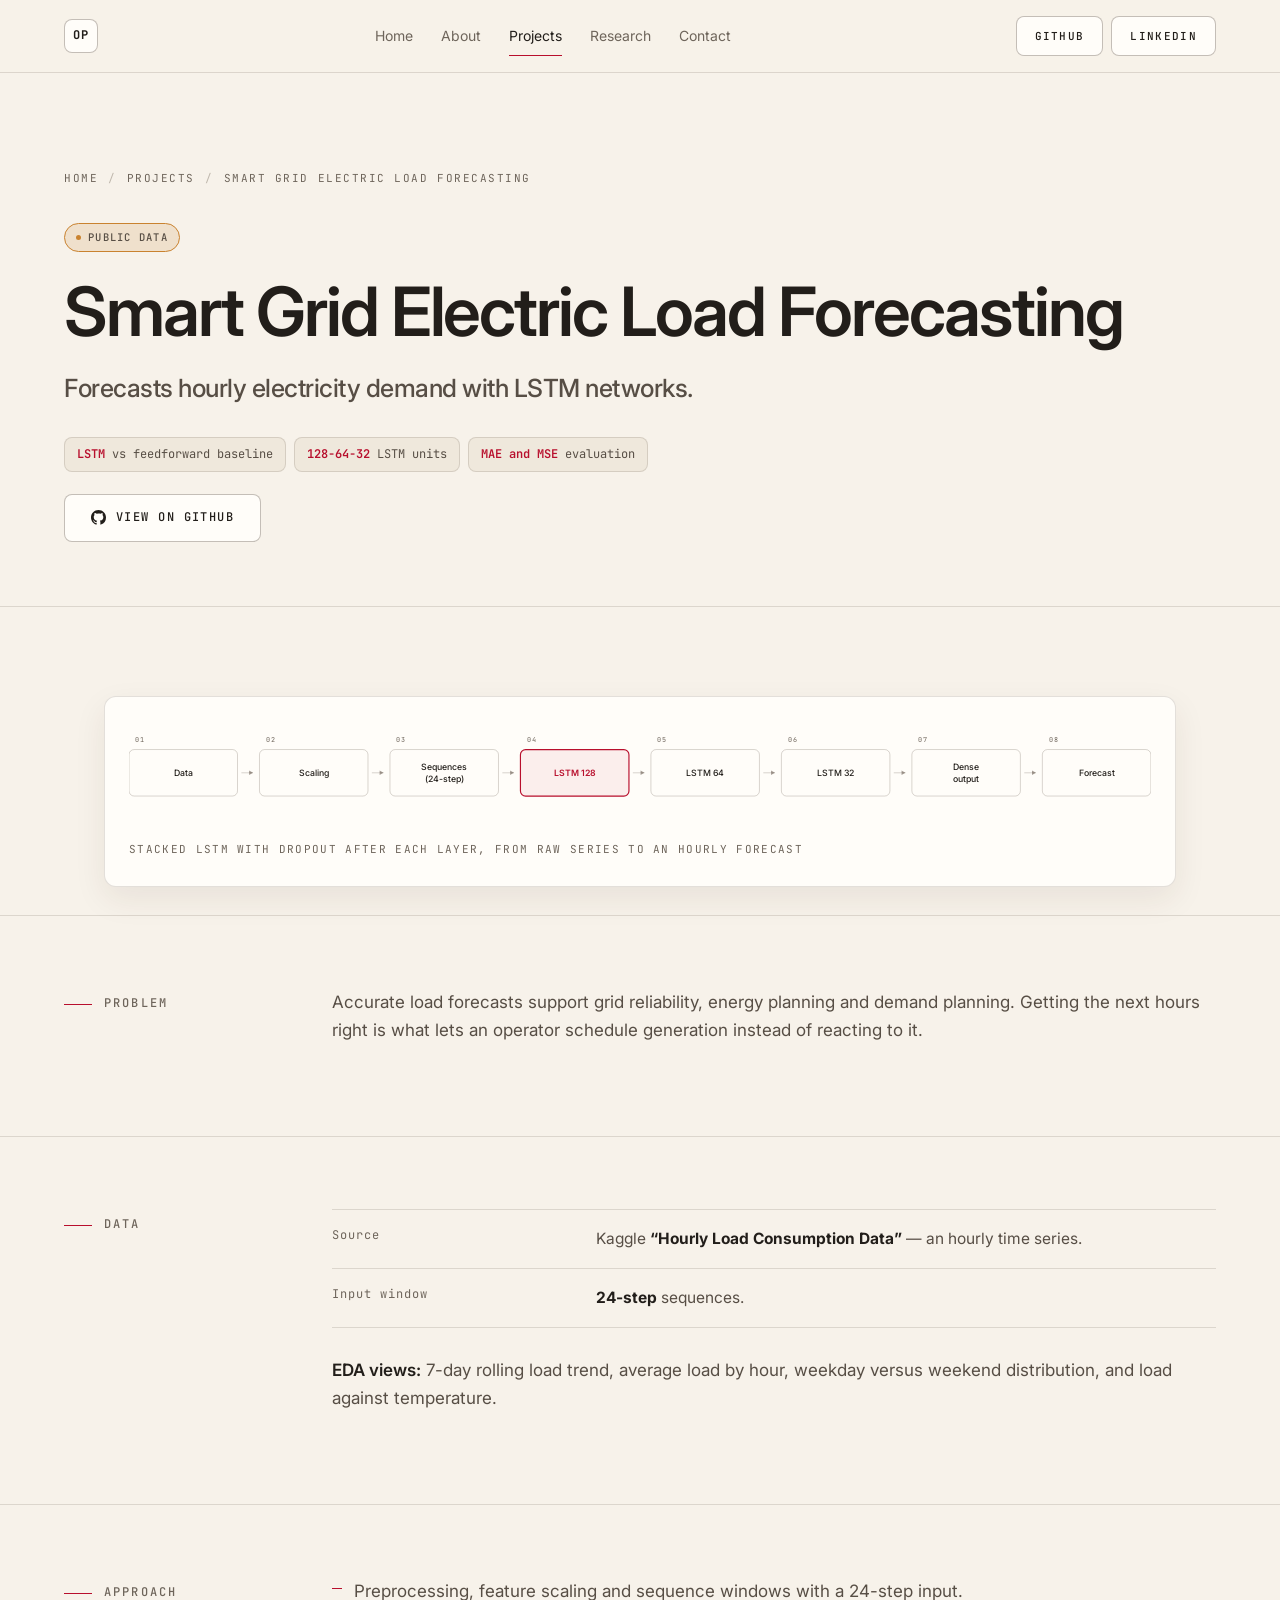
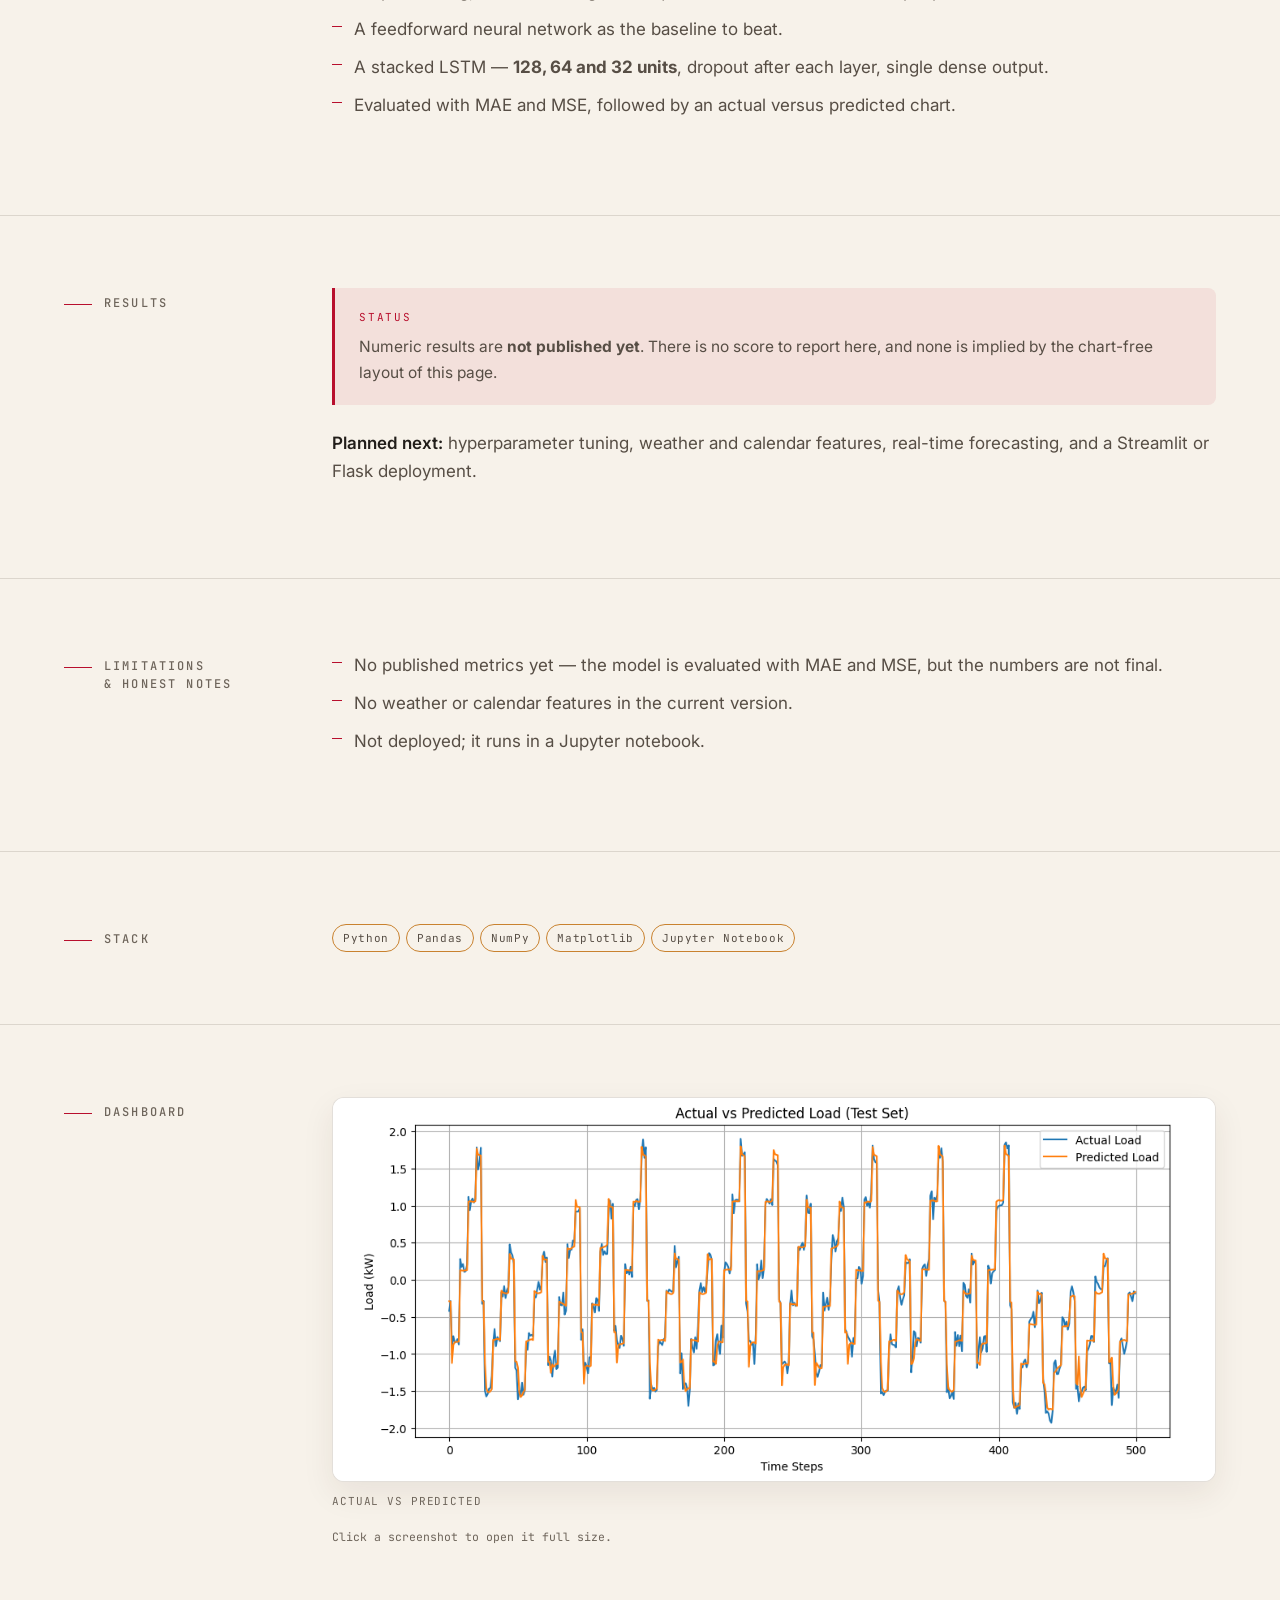
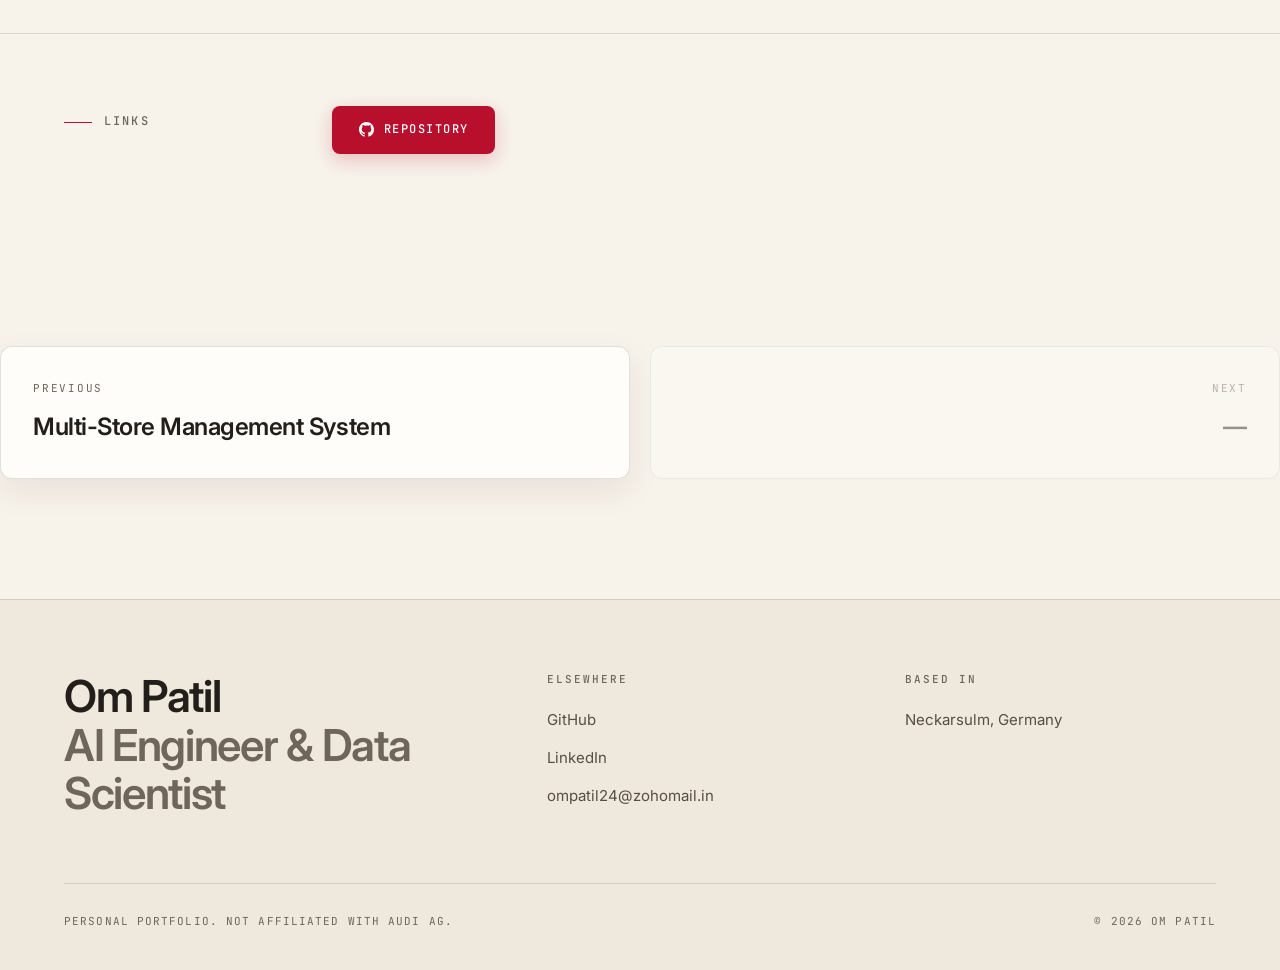
<file: smart-grid.html>
<!doctype html>
<html lang="en">
<head>
<meta charset="utf-8">
<meta name="viewport" content="width=device-width, initial-scale=1">
<title>Smart Grid Electric Load Forecasting — Om Patil</title>
<meta name="description" content="A three-layer LSTM compared against a feedforward baseline on Kaggle hourly electricity-consumption data, with exploratory analysis of daily, weekly and temperature patterns.">
<link rel="preconnect" href="https://fonts.googleapis.com">
<link rel="preconnect" href="https://fonts.gstatic.com" crossorigin>
<link href="https://fonts.googleapis.com/css2?family=Inter:wght@400;500;600;700&family=JetBrains+Mono:wght@400;500;600;700&display=swap" rel="stylesheet">
<link rel="stylesheet" href="assets/css/styles.css">
</head>
<body>
<a class="skip-link" href="#main">Skip to content</a>

<header class="header">
  <div class="wrap header__inner">
    <a class="logo" href="index.html" aria-label="Om Patil — home">
      <span class="logo__mark" aria-hidden="true">OP</span>
    </a>
    <nav class="nav" aria-label="Primary">
      <a class="nav__link" href="index.html">Home</a>
      <a class="nav__link" href="about.html">About</a>
      <a class="nav__link" href="projects.html" aria-current="page">Projects</a>
      <a class="nav__link" href="research.html">Research</a>
      <a class="nav__link" href="contact.html">Contact</a>
    </nav>
    <div class="header__actions">
      <a class="btn btn--ghost btn--sm" href="https://github.com/OmPatil2806" target="_blank" rel="noopener noreferrer">GitHub</a>
      <a class="btn btn--ghost btn--sm" href="https://www.linkedin.com/in/om-patil-039863369/" target="_blank" rel="noopener noreferrer">LinkedIn</a>
    </div>
    <button class="burger" type="button" data-burger aria-expanded="false" aria-controls="mobile-menu" aria-label="Open menu"><span></span></button>
  </div>
</header>

<div class="mobile-menu" id="mobile-menu" hidden>
  <a class="mobile-menu__link" href="index.html">Home</a>
  <a class="mobile-menu__link" href="about.html">About</a>
  <a class="mobile-menu__link" href="projects.html" aria-current="page">Projects</a>
  <a class="mobile-menu__link" href="research.html">Research</a>
  <a class="mobile-menu__link" href="contact.html">Contact</a>
  <div class="mobile-menu__btns">
    <a class="btn btn--ghost" href="https://github.com/OmPatil2806" target="_blank" rel="noopener noreferrer">GitHub</a>
    <a class="btn btn--ghost" href="https://www.linkedin.com/in/om-patil-039863369/" target="_blank" rel="noopener noreferrer">LinkedIn</a>
  </div>
</div>

<main id="main">

  <section class="page-hero">
    <div class="wrap">
      <nav class="crumbs reveal" aria-label="Breadcrumb">
        <a href="index.html">Home</a><span aria-hidden="true">/</span>
        <a href="projects.html">Projects</a><span aria-hidden="true">/</span>
        <span>Smart Grid Electric Load Forecasting</span>
      </nav>
      <div class="cs-head reveal">
        <div class="badge-row" style="margin-bottom:24px"><span class="badge">Public data</span></div>
        <h1>Smart Grid Electric Load Forecasting</h1>
        <p class="cs-head__headline">Forecasts hourly electricity demand with LSTM networks.</p>
        <ul class="metrics"><li class="metric"><b>LSTM</b> vs feedforward baseline</li><li class="metric"><b>128-64-32</b> LSTM units</li><li class="metric"><b>MAE and MSE</b> evaluation</li></ul>
        <div style="display:flex;flex-wrap:wrap;gap:12px">
          <a class="btn btn--ghost" href="https://github.com/OmPatil2806/Smart-Grid-Electric-Load-Forecasting-Using-Deep-Learning" target="_blank" rel="noopener noreferrer">
            <svg viewBox="0 0 16 16" fill="currentColor" aria-hidden="true"><path d="M8 0C3.58 0 0 3.58 0 8c0 3.54 2.29 6.53 5.47 7.59.4.07.55-.17.55-.38 0-.19-.01-.82-.01-1.49-2.01.37-2.53-.49-2.69-.94-.09-.23-.48-.94-.82-1.13-.28-.15-.68-.52-.01-.53.63-.01 1.08.58 1.23.82.72 1.21 1.87.87 2.33.66.07-.52.28-.87.51-1.07-1.78-.2-3.64-.89-3.64-3.95 0-.87.31-1.59.82-2.15-.08-.2-.36-1.02.08-2.12 0 0 .67-.21 2.2.82a7.4 7.4 0 0 1 2-.27c.68 0 1.36.09 2 .27 1.53-1.04 2.2-.82 2.2-.82.44 1.1.16 1.92.08 2.12.51.56.82 1.27.82 2.15 0 3.07-1.87 3.75-3.65 3.95.29.25.54.73.54 1.48 0 1.07-.01 1.93-.01 2.2 0 .21.15.46.55.38A8.01 8.01 0 0 0 16 8c0-4.42-3.58-8-8-8Z"/></svg> View on GitHub
          </a>
        </div>
      </div>
    </div>
  </section>

  <div class="wrap" style="padding-top:72px">
    <figure class="diagram reveal"><svg viewBox="0 0 1582 150" role="img" aria-label="Stacked LSTM with dropout after each layer, from raw series to an hourly forecast" preserveAspectRatio="xMinYMid meet"><rect x="0" y="38" width="168" height="72" rx="8" fill="#FFFDF9" stroke="rgba(60,45,30,0.30)" stroke-width="1"/><text x="84.0" y="79.0" text-anchor="middle" font-family="Inter, sans-serif" font-size="13.5" font-weight="500" fill="#221E1A">Data</text><text x="10" y="26" font-family="JetBrains Mono, monospace" font-size="10.5" letter-spacing="1.6" fill="#6E655B">01</text><line x1="174" y1="74.0" x2="192" y2="74.0" stroke="rgba(60,45,30,0.32)" stroke-width="1"/><path d="M192 74.0 l-6 -3.5 v7 z" fill="rgba(60,45,30,0.45)"/><rect x="202" y="38" width="168" height="72" rx="8" fill="#FFFDF9" stroke="rgba(60,45,30,0.30)" stroke-width="1"/><text x="286.0" y="79.0" text-anchor="middle" font-family="Inter, sans-serif" font-size="13.5" font-weight="500" fill="#221E1A">Scaling</text><text x="212" y="26" font-family="JetBrains Mono, monospace" font-size="10.5" letter-spacing="1.6" fill="#6E655B">02</text><line x1="376" y1="74.0" x2="394" y2="74.0" stroke="rgba(60,45,30,0.32)" stroke-width="1"/><path d="M394 74.0 l-6 -3.5 v7 z" fill="rgba(60,45,30,0.45)"/><rect x="404" y="38" width="168" height="72" rx="8" fill="#FFFDF9" stroke="rgba(60,45,30,0.30)" stroke-width="1"/><text x="488.0" y="70.0" text-anchor="middle" font-family="Inter, sans-serif" font-size="13.5" font-weight="500" fill="#221E1A">Sequences</text><text x="488.0" y="88.0" text-anchor="middle" font-family="Inter, sans-serif" font-size="13.5" font-weight="500" fill="#221E1A">(24-step)</text><text x="414" y="26" font-family="JetBrains Mono, monospace" font-size="10.5" letter-spacing="1.6" fill="#6E655B">03</text><line x1="578" y1="74.0" x2="596" y2="74.0" stroke="rgba(60,45,30,0.32)" stroke-width="1"/><path d="M596 74.0 l-6 -3.5 v7 z" fill="rgba(60,45,30,0.45)"/><rect x="606" y="38" width="168" height="72" rx="8" fill="rgba(184,15,45,0.06)" stroke="#B80F2D" stroke-width="1.8"/><text x="690.0" y="79.0" text-anchor="middle" font-family="Inter, sans-serif" font-size="13.5" font-weight="600" fill="#B80F2D">LSTM 128</text><text x="616" y="26" font-family="JetBrains Mono, monospace" font-size="10.5" letter-spacing="1.6" fill="#6E655B">04</text><line x1="780" y1="74.0" x2="798" y2="74.0" stroke="rgba(60,45,30,0.32)" stroke-width="1"/><path d="M798 74.0 l-6 -3.5 v7 z" fill="rgba(60,45,30,0.45)"/><rect x="808" y="38" width="168" height="72" rx="8" fill="#FFFDF9" stroke="rgba(60,45,30,0.30)" stroke-width="1"/><text x="892.0" y="79.0" text-anchor="middle" font-family="Inter, sans-serif" font-size="13.5" font-weight="500" fill="#221E1A">LSTM 64</text><text x="818" y="26" font-family="JetBrains Mono, monospace" font-size="10.5" letter-spacing="1.6" fill="#6E655B">05</text><line x1="982" y1="74.0" x2="1000" y2="74.0" stroke="rgba(60,45,30,0.32)" stroke-width="1"/><path d="M1000 74.0 l-6 -3.5 v7 z" fill="rgba(60,45,30,0.45)"/><rect x="1010" y="38" width="168" height="72" rx="8" fill="#FFFDF9" stroke="rgba(60,45,30,0.30)" stroke-width="1"/><text x="1094.0" y="79.0" text-anchor="middle" font-family="Inter, sans-serif" font-size="13.5" font-weight="500" fill="#221E1A">LSTM 32</text><text x="1020" y="26" font-family="JetBrains Mono, monospace" font-size="10.5" letter-spacing="1.6" fill="#6E655B">06</text><line x1="1184" y1="74.0" x2="1202" y2="74.0" stroke="rgba(60,45,30,0.32)" stroke-width="1"/><path d="M1202 74.0 l-6 -3.5 v7 z" fill="rgba(60,45,30,0.45)"/><rect x="1212" y="38" width="168" height="72" rx="8" fill="#FFFDF9" stroke="rgba(60,45,30,0.30)" stroke-width="1"/><text x="1296.0" y="70.0" text-anchor="middle" font-family="Inter, sans-serif" font-size="13.5" font-weight="500" fill="#221E1A">Dense</text><text x="1296.0" y="88.0" text-anchor="middle" font-family="Inter, sans-serif" font-size="13.5" font-weight="500" fill="#221E1A">output</text><text x="1222" y="26" font-family="JetBrains Mono, monospace" font-size="10.5" letter-spacing="1.6" fill="#6E655B">07</text><line x1="1386" y1="74.0" x2="1404" y2="74.0" stroke="rgba(60,45,30,0.32)" stroke-width="1"/><path d="M1404 74.0 l-6 -3.5 v7 z" fill="rgba(60,45,30,0.45)"/><rect x="1414" y="38" width="168" height="72" rx="8" fill="#FFFDF9" stroke="rgba(60,45,30,0.30)" stroke-width="1"/><text x="1498.0" y="79.0" text-anchor="middle" font-family="Inter, sans-serif" font-size="13.5" font-weight="500" fill="#221E1A">Forecast</text><text x="1424" y="26" font-family="JetBrains Mono, monospace" font-size="10.5" letter-spacing="1.6" fill="#6E655B">08</text></svg><figcaption>Stacked LSTM with dropout after each layer, from raw series to an hourly forecast</figcaption></figure>
  </div>

<section class="cs-section"><div class="wrap"><div class="cs-grid"><h2>Problem</h2><div class="prose" style="max-width:none"><p>Accurate load forecasts support grid reliability, energy planning and demand planning. Getting the next hours right is what lets an operator schedule generation instead of reacting to it.</p></div></div></div></section><section class="cs-section"><div class="wrap"><div class="cs-grid"><h2>Data</h2><div class="prose" style="max-width:none"><div class="spec"><div class="spec__row"><div class="spec__k">Source</div><div class="spec__v">Kaggle <b>&ldquo;Hourly Load Consumption Data&rdquo;</b> — an hourly time series.</div></div><div class="spec__row"><div class="spec__k">Input window</div><div class="spec__v"><b>24-step</b> sequences.</div></div></div><p><strong>EDA views:</strong> 7-day rolling load trend, average load by hour, weekday versus weekend distribution, and load against temperature.</p></div></div></div></section><section class="cs-section"><div class="wrap"><div class="cs-grid"><h2>Approach</h2><div class="prose" style="max-width:none"><ul><li>Preprocessing, feature scaling and sequence windows with a 24-step input.</li><li>A feedforward neural network as the baseline to beat.</li><li>A stacked LSTM — <b>128, 64 and 32 units</b>, dropout after each layer, single dense output.</li><li>Evaluated with MAE and MSE, followed by an actual versus predicted chart.</li></ul></div></div></div></section><section class="cs-section"><div class="wrap"><div class="cs-grid"><h2>Results</h2><div class="prose" style="max-width:none"><div class="note"><div class="note__k">Status</div><p>Numeric results are <b>not published yet</b>. There is no score to report here, and none is implied by the chart-free layout of this page.</p></div><p><strong>Planned next:</strong> hyperparameter tuning, weather and calendar features, real-time forecasting, and a Streamlit or Flask deployment.</p></div></div></div></section><section class="cs-section"><div class="wrap"><div class="cs-grid"><h2>Limitations<br>&amp; honest notes</h2><div class="prose" style="max-width:none"><ul><li>No published metrics yet — the model is evaluated with MAE and MSE, but the numbers are not final.</li><li>No weather or calendar features in the current version.</li><li>Not deployed; it runs in a Jupyter notebook.</li></ul></div></div></div></section><section class="cs-section"><div class="wrap"><div class="cs-grid"><h2>Stack</h2><div class="prose" style="max-width:none"><div class="tags"><span class="tag">Python</span><span class="tag">Pandas</span><span class="tag">NumPy</span><span class="tag">Matplotlib</span><span class="tag">Jupyter Notebook</span></div></div></div></div></section><section class="cs-section"><div class="wrap"><div class="cs-grid"><h2>Dashboard</h2><div class="prose" style="max-width:none"><div class="shots shots--1 reveal"><figure class="shot-fig"><button class="shot shot--img" type="button" data-lightbox="assets/img/projects/smart-grid-1.png" data-lightbox-alt="Smart Grid Electric Load Forecasting — Actual vs predicted" data-lightbox-caption="Actual vs predicted load on the test set"><img src="assets/img/projects/smart-grid-1.png" alt="Smart Grid Electric Load Forecasting — Actual vs predicted" width="1087" height="472" loading="lazy" decoding="async"></button><figcaption class="shot__cap">Actual vs predicted</figcaption></figure></div><p class="mono" style="font-size:11.5px;color:var(--muted);margin-top:18px">Click a screenshot to open it full size.</p></div></div></div></section><section class="cs-section"><div class="wrap"><div class="cs-grid"><h2>Links</h2><div class="prose" style="max-width:none"><div style="display:flex;flex-wrap:wrap;gap:12px"><a class="btn btn--solid" href="https://github.com/OmPatil2806/Smart-Grid-Electric-Load-Forecasting-Using-Deep-Learning" target="_blank" rel="noopener noreferrer"><svg viewBox="0 0 16 16" fill="currentColor" aria-hidden="true"><path d="M8 0C3.58 0 0 3.58 0 8c0 3.54 2.29 6.53 5.47 7.59.4.07.55-.17.55-.38 0-.19-.01-.82-.01-1.49-2.01.37-2.53-.49-2.69-.94-.09-.23-.48-.94-.82-1.13-.28-.15-.68-.52-.01-.53.63-.01 1.08.58 1.23.82.72 1.21 1.87.87 2.33.66.07-.52.28-.87.51-1.07-1.78-.2-3.64-.89-3.64-3.95 0-.87.31-1.59.82-2.15-.08-.2-.36-1.02.08-2.12 0 0 .67-.21 2.2.82a7.4 7.4 0 0 1 2-.27c.68 0 1.36.09 2 .27 1.53-1.04 2.2-.82 2.2-.82.44 1.1.16 1.92.08 2.12.51.56.82 1.27.82 2.15 0 3.07-1.87 3.75-3.65 3.95.29.25.54.73.54 1.48 0 1.07-.01 1.93-.01 2.2 0 .21.15.46.55.38A8.01 8.01 0 0 0 16 8c0-4.42-3.58-8-8-8Z"/></svg> Repository</a></div></div></div></div></section>
  <nav class="pager" aria-label="Project navigation">
    <a class="pager__item" href="multi-store.html"><div class="pager__k">Previous</div><div class="pager__t">Multi-Store Management System</div></a>
    <div class="pager__item pager__item--next pager__item--empty"><div class="pager__k">Next</div><div class="pager__t">—</div></div>
  </nav>

</main>

<footer class="footer">
  <div class="wrap">
    <div class="footer__grid">
      <div>
        <p class="footer__word">Om Patil<br><span>AI Engineer &amp; Data Scientist</span></p>
      </div>
      <div>
        <h4>Elsewhere</h4>
        <ul class="footer__list">
          <li><a href="https://github.com/OmPatil2806" target="_blank" rel="noopener noreferrer">GitHub</a></li>
          <li><a href="https://www.linkedin.com/in/om-patil-039863369/" target="_blank" rel="noopener noreferrer">LinkedIn</a></li>
          <li><a href="mailto:ompatil24@zohomail.in">ompatil24@zohomail.in</a></li>
        </ul>
      </div>
      <div>
        <h4>Based in</h4>
        <ul class="footer__list">
          <li><span>Neckarsulm, Germany</span></li>
        </ul>
      </div>
    </div>
    <div class="footer__bottom">
      <span>Personal portfolio. Not affiliated with AUDI AG.</span>
      <span>&copy; <span data-year>2026</span> Om Patil</span>
    </div>
  </div>
</footer>

<script src="assets/js/main.js" defer></script>
</body>
</html>
</file>
<file: assets/css/styles.css>
/* ==========================================================================
   Om Patil — Personal Portfolio
   Light warm theme. Tokens → base → layout → components → pages → responsive
   ========================================================================== */

/* ---------------------------------------------------------------- Tokens */
:root {
  --bg: #F7F2EA;          /* warm ivory */
  --surface: #FFFDF9;     /* warm off-white card */
  --surface-2: #EFE8DC;   /* warm sand — bands, marquees, footer */
  --line: rgba(60, 45, 30, 0.14);
  --line-strong: rgba(60, 45, 30, 0.30);
  --text: #221E1A;
  --muted: #6E655B;
  --muted-bright: #574E45;
  --accent: #B80F2D;      /* warm red */
  --accent-soft: rgba(184, 15, 45, 0.08);
  --warm: #C9822F;        /* amber, sparingly */
  --warm-soft: rgba(201, 130, 47, 0.16);

  --shadow: 0 12px 32px rgba(60, 40, 20, 0.08);
  --shadow-lift: 0 18px 40px rgba(60, 40, 20, 0.13);

  --font-sans: "Inter", -apple-system, BlinkMacSystemFont, "Segoe UI", Roboto, Helvetica, Arial, sans-serif;
  --font-mono: "JetBrains Mono", ui-monospace, SFMono-Regular, Menlo, Consolas, monospace;

  --maxw: 1200px;
  --gutter: 24px;
  --section-y: 120px;
  --radius: 12px;
  --radius-sm: 8px;

  --header-h: 72px;
  --ease: cubic-bezier(0.22, 0.61, 0.36, 1);
}

/* ------------------------------------------------------------------ Base */
*,
*::before,
*::after { box-sizing: border-box; }

html {
  scroll-behavior: smooth;
  scroll-padding-top: calc(var(--header-h) + 24px);
  -webkit-text-size-adjust: 100%;
}

body {
  margin: 0;
  background: var(--bg);
  color: var(--text);
  font-family: var(--font-sans);
  font-size: 17px;
  line-height: 1.65;
  -webkit-font-smoothing: antialiased;
  -moz-osx-font-smoothing: grayscale;
  overflow-x: hidden;
}
body.is-locked { overflow: hidden; }

img { max-width: 100%; display: block; }
a { color: inherit; text-decoration: none; }
p { margin: 0 0 1.1em; }
p:last-child { margin-bottom: 0; }
ul, ol { margin: 0; padding: 0; list-style: none; }

h1, h2, h3, h4 {
  margin: 0;
  font-weight: 600;
  letter-spacing: -0.03em;
  line-height: 1.05;
}
h1 { font-size: clamp(44px, 6.4vw, 88px); }
h2 { font-size: clamp(32px, 4.4vw, 54px); line-height: 1.08; }
h3 { font-size: clamp(22px, 2.2vw, 28px); letter-spacing: -0.02em; line-height: 1.2; }
h4 { font-size: 19px; letter-spacing: -0.015em; line-height: 1.3; }

strong { font-weight: 600; color: var(--text); }
::selection { background: var(--accent); color: #fff; }

:focus-visible {
  outline: 2px solid var(--accent);
  outline-offset: 3px;
  border-radius: 4px;
}

.skip-link {
  position: absolute;
  left: 16px; top: -200px;
  z-index: 200;
  padding: 12px 18px;
  background: var(--accent);
  color: #fff;
  border-radius: var(--radius-sm);
  font-family: var(--font-mono);
  font-size: 12px;
  letter-spacing: 0.12em;
  text-transform: uppercase;
  transition: top 0.2s var(--ease);
}
.skip-link:focus { top: 16px; }

.sr-only {
  position: absolute;
  width: 1px; height: 1px;
  padding: 0; margin: -1px;
  overflow: hidden;
  clip: rect(0 0 0 0);
  white-space: nowrap;
  border: 0;
}

/* ---------------------------------------------------------------- Layout */
.wrap {
  width: 100%;
  max-width: var(--maxw);
  margin-inline: auto;
  padding-inline: var(--gutter);
}
.wrap--wide { max-width: 1440px; }

.section { padding-block: var(--section-y); }
.section--tight { padding-block: calc(var(--section-y) * 0.55); }
.section + .section { padding-top: 0; }

.label {
  display: flex;
  align-items: center;
  gap: 14px;
  font-family: var(--font-mono);
  font-size: 11px;
  font-weight: 500;
  letter-spacing: 0.18em;
  text-transform: uppercase;
  color: var(--muted);
  margin-bottom: 28px;
}
.label::before { content: ""; width: 28px; height: 1px; background: var(--accent); flex: none; }

.section-head {
  display: flex;
  flex-wrap: wrap;
  align-items: flex-end;
  justify-content: space-between;
  gap: 24px;
  margin-bottom: 56px;
}
.section-head p { max-width: 46ch; color: var(--muted); margin: 0; }

.lede {
  font-size: clamp(18px, 2vw, 21px);
  line-height: 1.6;
  color: var(--muted-bright);
  max-width: 62ch;
}

.mono { font-family: var(--font-mono); font-variant-numeric: tabular-nums; }

.prose { color: var(--muted-bright); }
.prose p { margin-bottom: 1.2em; }
.prose ul { margin: 0 0 1.4em; display: grid; gap: 10px; }
.prose ul li { position: relative; padding-left: 22px; }
.prose ul li::before {
  content: "";
  position: absolute;
  left: 0; top: 11px;
  width: 10px; height: 1px;
  background: var(--accent);
}

/* --------------------------------------------------------------- Buttons */
.btn {
  display: inline-flex;
  align-items: center;
  justify-content: center;
  gap: 10px;
  min-height: 48px;
  padding: 0 26px;
  border: 1px solid transparent;
  border-radius: var(--radius-sm);
  font-family: var(--font-mono);
  font-size: 12px;
  font-weight: 500;
  letter-spacing: 0.12em;
  text-transform: uppercase;
  cursor: pointer;
  transition: background 0.25s var(--ease), border-color 0.25s var(--ease),
              color 0.25s var(--ease), transform 0.25s var(--ease), box-shadow 0.25s var(--ease);
}
.btn--solid { background: var(--accent); color: #fff; box-shadow: 0 6px 18px rgba(184, 15, 45, 0.22); }
.btn--solid:hover { background: #9d0c26; transform: translateY(-2px); box-shadow: 0 10px 24px rgba(184, 15, 45, 0.28); }
.btn--ghost { border-color: var(--line-strong); color: var(--text); background: var(--surface); }
.btn--ghost:hover { border-color: var(--accent); color: var(--accent); transform: translateY(-2px); box-shadow: var(--shadow); }
.btn--sm { min-height: 40px; padding: 0 18px; font-size: 11px; }
.btn svg { width: 15px; height: 15px; flex: none; }

.tlink {
  display: inline-flex;
  align-items: center;
  gap: 10px;
  position: relative;
  font-family: var(--font-mono);
  font-size: 12px;
  letter-spacing: 0.12em;
  text-transform: uppercase;
  color: var(--text);
  padding-bottom: 6px;
}
.tlink::after {
  content: "";
  position: absolute;
  left: 0; bottom: 0;
  width: 100%; height: 1px;
  background: var(--accent);
  transform: scaleX(0);
  transform-origin: left;
  transition: transform 0.4s var(--ease);
}
.tlink:hover::after { transform: scaleX(1); }
.tlink .arr { transition: transform 0.3s var(--ease); }
.tlink:hover .arr { transform: translateX(4px); }
.card__foot .tlink { font-weight: 700; font-size: 13px; color: var(--accent); }
.card:hover .card__foot .tlink::after { transform: scaleX(1); }
.card:hover .card__foot .tlink .arr { transform: translateX(4px); }

/* ---------------------------------------------------------------- Header */
.header {
  position: sticky;
  top: 0;
  z-index: 100;
  background: rgba(247, 242, 234, 0.82);
  backdrop-filter: blur(14px) saturate(150%);
  -webkit-backdrop-filter: blur(14px) saturate(150%);
  border-bottom: 1px solid var(--line);
}
.header__inner {
  display: flex;
  align-items: center;
  justify-content: space-between;
  gap: 20px;
  height: var(--header-h);
}

.logo { display: inline-flex; align-items: center; gap: 10px; font-family: var(--font-mono); font-size: 15px; font-weight: 700; letter-spacing: 0.1em; }
.logo__mark {
  display: inline-grid;
  place-items: center;
  width: 34px; height: 34px;
  border: 1px solid var(--line-strong);
  border-radius: var(--radius-sm);
  background: var(--surface);
  font-size: 12px;
  transition: border-color 0.25s var(--ease), color 0.25s var(--ease);
}
.logo:hover .logo__mark { border-color: var(--accent); color: var(--accent); }

.nav { display: flex; align-items: center; gap: 2px; }
.nav__link { position: relative; padding: 10px 13px; font-size: 14px; color: var(--muted); transition: color 0.25s var(--ease); }
.nav__link::after {
  content: "";
  position: absolute;
  left: 13px; right: 13px; bottom: 2px;
  height: 1px;
  background: var(--accent);
  transform: scaleX(0);
  transform-origin: left;
  transition: transform 0.35s var(--ease);
}
.nav__link:hover { color: var(--text); }
.nav__link:hover::after { transform: scaleX(1); }
.nav__link[aria-current="page"] { color: var(--text); }
.nav__link[aria-current="page"]::after { transform: scaleX(1); }

.header__actions { display: flex; align-items: center; gap: 8px; margin-left: 8px; }

.burger {
  display: none;
  width: 44px; height: 44px;
  align-items: center;
  justify-content: center;
  background: var(--surface);
  border: 1px solid var(--line-strong);
  border-radius: var(--radius-sm);
  cursor: pointer;
  padding: 0;
}
.burger span { display: block; width: 18px; height: 1px; background: var(--text); position: relative; transition: background 0.2s var(--ease); }
.burger span::before,
.burger span::after {
  content: "";
  position: absolute;
  left: 0;
  width: 18px; height: 1px;
  background: var(--text);
  transition: transform 0.3s var(--ease);
}
.burger span::before { top: -6px; }
.burger span::after { top: 6px; }
.burger[aria-expanded="true"] span { background: transparent; }
.burger[aria-expanded="true"] span::before { transform: translateY(6px) rotate(45deg); }
.burger[aria-expanded="true"] span::after { transform: translateY(-6px) rotate(-45deg); }

.mobile-menu {
  position: fixed;
  inset: 0;
  z-index: 99;
  background: var(--bg);
  padding: calc(var(--header-h) + 48px) var(--gutter) 48px;
  display: flex;
  flex-direction: column;
  gap: 8px;
  opacity: 0;
  visibility: hidden;
  transform: translateY(-12px);
  transition: opacity 0.3s var(--ease), transform 0.3s var(--ease), visibility 0.3s;
  overflow-y: auto;
}
.mobile-menu.is-open { opacity: 1; visibility: visible; transform: none; }
.mobile-menu a.mobile-menu__link {
  font-size: 32px;
  font-weight: 600;
  letter-spacing: -0.03em;
  padding: 14px 0;
  border-bottom: 1px solid var(--line);
  color: var(--muted);
  transition: color 0.2s var(--ease), padding-left 0.3s var(--ease);
}
.mobile-menu a.mobile-menu__link:hover { color: var(--text); padding-left: 8px; }
.mobile-menu a.mobile-menu__link[aria-current="page"] { color: var(--text); }
.mobile-menu a.mobile-menu__link[aria-current="page"]::before {
  content: "";
  display: inline-block;
  width: 20px; height: 1px;
  background: var(--accent);
  vertical-align: middle;
  margin-right: 12px;
}
.mobile-menu__btns { display: flex; flex-wrap: wrap; gap: 10px; margin-top: 28px; }

/* ---------------------------------------------------------------- Footer */
.footer {
  background: var(--surface-2);
  border-top: 1px solid var(--line);
  padding-block: 72px 40px;
  margin-top: var(--section-y);
}
.footer__grid { display: grid; grid-template-columns: 1.4fr 1fr 1fr; gap: 48px; align-items: start; }
.footer__word { font-size: clamp(28px, 4vw, 44px); font-weight: 600; letter-spacing: -0.03em; line-height: 1.1; }
.footer__word span { color: var(--muted); }
.footer h4 {
  font-family: var(--font-mono);
  font-size: 11px;
  font-weight: 500;
  letter-spacing: 0.18em;
  text-transform: uppercase;
  color: var(--muted);
  margin-bottom: 18px;
}
.footer__list li { margin-bottom: 10px; }
.footer__list a,
.footer__list span { color: var(--muted-bright); font-size: 15px; transition: color 0.2s var(--ease); }
.footer__list a:hover { color: var(--accent); }
.footer__bottom {
  display: flex;
  flex-wrap: wrap;
  gap: 12px 32px;
  justify-content: space-between;
  align-items: center;
  margin-top: 64px;
  padding-top: 28px;
  border-top: 1px solid var(--line);
  font-family: var(--font-mono);
  font-size: 11px;
  letter-spacing: 0.1em;
  text-transform: uppercase;
  color: var(--muted);
}

/* --------------------------------------------------------------- Marquee */
.marquee {
  position: relative;
  overflow: hidden;
  padding-block: 22px;
  border-block: 1px solid var(--line);
  background: var(--surface-2);
  -webkit-mask-image: linear-gradient(90deg, transparent, #000 10%, #000 90%, transparent);
  mask-image: linear-gradient(90deg, transparent, #000 10%, #000 90%, transparent);
}
.marquee__track { display: flex; width: max-content; animation: marquee-left 50s linear infinite; }
.marquee--reverse .marquee__track { animation-name: marquee-right; }
.marquee:hover .marquee__track { animation-play-state: paused; }

.marquee__group { display: flex; align-items: center; flex: none; }
.marquee__item {
  display: inline-flex;
  align-items: center;
  flex: none;
  font-family: var(--font-mono);
  font-size: 13px;
  font-weight: 500;
  letter-spacing: 0.14em;
  text-transform: uppercase;
  color: rgba(34, 30, 26, 0.7);
  white-space: nowrap;
}
.marquee__item::after {
  content: "";
  width: 4px; height: 4px;
  border-radius: 50%;
  background: var(--accent);
  margin-inline: 26px;
  flex: none;
}
.marquee--proof .marquee__item { font-size: 14px; font-weight: 600; }

@keyframes marquee-left { from { transform: translateX(0); } to { transform: translateX(-50%); } }
@keyframes marquee-right { from { transform: translateX(-50%); } to { transform: translateX(0); } }

/* ----------------------------------------------------------------- Cards */
.card {
  position: relative;
  display: flex;
  flex-direction: column;
  background: var(--surface);
  border: 1px solid var(--line);
  border-radius: var(--radius);
  padding: 32px;
  overflow: hidden;
  box-shadow: var(--shadow);
  transition: border-color 0.3s var(--ease), transform 0.3s var(--ease), box-shadow 0.3s var(--ease);
}
.card::after {
  content: "";
  position: absolute;
  left: 0; bottom: 0;
  width: 100%; height: 3px;
  background: var(--accent);
  transform: scaleX(0);
  transform-origin: left;
  transition: transform 0.55s var(--ease);
}
.card:hover,
.card:focus-within { transform: translateY(-4px); box-shadow: var(--shadow-lift); border-color: var(--line-strong); }
.card:hover::after,
.card:focus-within::after { transform: scaleX(1); }

.card__link::before { content: ""; position: absolute; inset: 0; z-index: 1; }

.card__top { display: flex; align-items: flex-start; justify-content: space-between; gap: 16px; margin-bottom: 20px; }
.card__index { font-family: var(--font-mono); font-size: 12px; letter-spacing: 0.16em; color: var(--muted); }
.card h3 { margin-bottom: 12px; }
.card__headline { color: var(--text); font-size: 18px; line-height: 1.45; margin-bottom: 14px; }
.card__desc { color: var(--muted); font-size: 15.5px; line-height: 1.6; }
.card__foot { margin-top: auto; padding-top: 24px; display: flex; align-items: center; justify-content: space-between; gap: 16px; }

.badge {
  display: inline-flex;
  align-items: center;
  gap: 7px;
  padding: 5px 11px;
  border: 1px solid var(--warm);
  border-radius: 999px;
  font-family: var(--font-mono);
  font-size: 10.5px;
  font-weight: 500;
  letter-spacing: 0.12em;
  text-transform: uppercase;
  color: var(--muted-bright);
  white-space: nowrap;
  background: var(--warm-soft);
}
.badge::before { content: ""; width: 5px; height: 5px; border-radius: 50%; background: var(--warm); flex: none; }
.badge--live { border-color: var(--accent); background: var(--accent-soft); color: var(--accent); }
.badge--live::before { background: var(--accent); }
.badge--dev { border-color: var(--accent); background: var(--accent-soft); color: var(--accent); }
.badge--dev::before { background: var(--accent); }
.badge-row { display: flex; flex-wrap: wrap; gap: 8px; }

.metrics { display: flex; flex-wrap: wrap; gap: 8px; margin: 22px 0; }
.metric {
  padding: 8px 12px;
  background: var(--surface-2);
  border: 1px solid var(--line);
  border-radius: var(--radius-sm);
  font-family: var(--font-mono);
  font-size: 12px;
  font-variant-numeric: tabular-nums;
  color: var(--muted-bright);
  line-height: 1.4;
}
.metric b { color: var(--accent); font-weight: 600; }

.tags { display: flex; flex-wrap: wrap; gap: 6px; }
.tag {
  font-family: var(--font-mono);
  font-size: 11px;
  letter-spacing: 0.06em;
  color: var(--muted-bright);
  padding: 4px 10px;
  border: 1px solid var(--warm);
  border-radius: 999px;
}

.icon-link {
  position: relative;
  z-index: 2;
  display: inline-grid;
  place-items: center;
  width: 38px; height: 38px;
  border: 1px solid var(--line);
  border-radius: var(--radius-sm);
  background: var(--surface-2);
  color: var(--muted);
  transition: color 0.2s var(--ease), border-color 0.2s var(--ease);
}
.icon-link:hover { color: var(--accent); border-color: var(--accent); }
.icon-link svg { width: 16px; height: 16px; }

/* ----------------------------------------------------------------- Stats */
.stats {
  display: grid;
  grid-template-columns: repeat(4, 1fr);
  background: var(--surface);
  border: 1px solid var(--line);
  border-radius: var(--radius);
  box-shadow: var(--shadow);
  overflow: hidden;
}
.stat { padding: 40px 28px; border-right: 1px solid var(--line); }
.stat:last-child { border-right: 0; }
.stat__num {
  font-family: var(--font-mono);
  font-size: clamp(36px, 4.4vw, 56px);
  font-weight: 600;
  letter-spacing: -0.04em;
  line-height: 1;
  font-variant-numeric: tabular-nums;
  color: var(--accent);
}
.stat__num--text { font-size: clamp(19px, 2vw, 24px); letter-spacing: -0.02em; line-height: 1.25; color: var(--text); }
.stat__num--text em { font-style: normal; color: var(--accent); }
.stat__label {
  margin-top: 14px;
  font-family: var(--font-mono);
  font-size: 11px;
  letter-spacing: 0.16em;
  text-transform: uppercase;
  color: var(--muted);
}

/* ------------------------------------------------------------------ Hero */
.hero {
  position: relative;
  overflow: hidden;
  padding-block: clamp(56px, 8vw, 96px) clamp(40px, 5vw, 64px);
}
/* Soft warm glow behind the portrait — no image, no pattern */
.hero::after {
  content: "";
  position: absolute;
  right: 4%;
  top: 50%;
  transform: translateY(-50%);
  width: 760px;
  height: 760px;
  background: radial-gradient(circle, rgba(201, 130, 47, 0.08), rgba(201, 130, 47, 0) 68%);
  z-index: 0;
  pointer-events: none;
}
.hero__grid { position: relative; z-index: 1; display: grid; grid-template-columns: 1fr 420px; gap: 64px; align-items: center; }
.hero h1 { margin-bottom: 20px; text-transform: uppercase; }
.hero__sub { font-size: clamp(19px, 2.4vw, 26px); font-weight: 500; letter-spacing: -0.02em; margin-bottom: 14px; }
.hero__line { color: var(--muted-bright); max-width: 46ch; margin-bottom: 36px; font-size: 18px; }
.hero__actions { display: flex; flex-wrap: wrap; gap: 12px; }

.hero__portrait {
  margin: 0;
  width: 100%;
  aspect-ratio: 1 / 1;
  overflow: hidden;
  border-radius: var(--radius);
  border: 1px solid var(--line);
  box-shadow: var(--shadow);
  background: var(--surface-2);
}
.hero__portrait img {
  width: 100%; height: 100%;
  object-fit: cover;
  object-position: center 30%;
  image-rendering: auto;
}

/* Photo gallery (About — Beyond the code) */
.gallery { display: grid; grid-template-columns: repeat(3, 1fr); gap: 20px; align-items: start; }
.gallery .photo img { aspect-ratio: 4 / 3; object-fit: cover; }
.gallery .photo--tall img { aspect-ratio: 3 / 4; }

/* Full-width call to action */
.cta {
  display: flex;
  flex-wrap: wrap;
  align-items: center;
  justify-content: space-between;
  gap: 24px;
  margin-top: 40px;
  padding: 40px;
  background: var(--surface);
  border: 1px solid var(--line);
  border-radius: var(--radius);
  box-shadow: var(--shadow);
}
.cta h3 { font-size: clamp(22px, 2.6vw, 32px); margin-bottom: 8px; }
.cta p { color: var(--muted); margin: 0; font-size: 15.5px; }

/* Page hero (interior pages) */
.page-hero { padding-block: 96px 64px; border-bottom: 1px solid var(--line); }
.page-hero h1 { margin-bottom: 24px; }
.page-hero .lede { max-width: 58ch; }

/* Page hero with an illustration on the right */
.page-hero--split .wrap {
  display: grid;
  grid-template-columns: 1fr 440px;
  gap: 56px;
  align-items: center;
}
.page-hero__art {
  margin: 0;
  overflow: hidden;
  border: 1px solid var(--line);
  border-radius: var(--radius);
  box-shadow: var(--shadow);
}
.page-hero__art img { width: 100%; height: auto; aspect-ratio: 5 / 3; object-fit: cover; }

/* --------------------------------------------------------- Intro (home) */
.intro {
  display: grid;
  grid-template-columns: 1fr;
  gap: 24px;
}

/* ------------------------------------------------------- What I do / cols */
.cols {
  display: grid;
  grid-template-columns: repeat(3, 1fr);
  gap: 20px;
}
.cols--4 { grid-template-columns: repeat(4, 1fr); }
.cols--4 .col { padding: 28px 24px 32px; }
.cols--4 .col h3 { font-size: 19px; letter-spacing: -0.015em; }
.cols--4 .col p { font-size: 14.5px; }
.col {
  background: var(--surface);
  border: 1px solid var(--line);
  border-radius: var(--radius);
  box-shadow: var(--shadow);
  padding: 36px 32px 40px;
  position: relative;
  overflow: hidden;
  transition: transform 0.3s var(--ease), box-shadow 0.3s var(--ease);
}
.col::after {
  content: "";
  position: absolute;
  left: 0; bottom: 0;
  width: 100%; height: 3px;
  background: var(--accent);
  transform: scaleX(0);
  transform-origin: left;
  transition: transform 0.55s var(--ease);
}
.col:hover { transform: translateY(-4px); box-shadow: var(--shadow-lift); }
.col:hover::after { transform: scaleX(1); }
.col__num { font-family: var(--font-mono); font-size: 12px; letter-spacing: 0.18em; color: var(--accent); margin-bottom: 20px; }
.col h3 { margin-bottom: 14px; }
.col p { color: var(--muted); font-size: 15.5px; }

.latest { display: grid; grid-template-columns: repeat(3, 1fr); gap: 20px; }
.latest .card { padding: 20px; }
.latest__img {
  width: 100%;
  aspect-ratio: 4 / 3;
  object-fit: contain;
  background: var(--surface);
  border: 1px solid var(--line);
  border-radius: var(--radius-sm);
  padding: 8px;
  margin-bottom: 18px;
}
.latest .card h3 { font-size: 17px; line-height: 1.35; margin-bottom: 8px; }
.latest__meta { font-family: var(--font-mono); font-size: 11px; letter-spacing: 0.08em; text-transform: uppercase; color: var(--muted); }

/* ----------------------------------------------------------------- About */
.about-grid { display: grid; grid-template-columns: 420px 1fr; gap: 64px; align-items: start; }

.portrait {
  position: relative;
  aspect-ratio: 1 / 1;
  overflow: hidden;
  border: 1px solid var(--line);
  border-radius: var(--radius);
  box-shadow: var(--shadow);
  background: var(--surface-2);
}
.portrait img { width: 100%; height: 100%; object-fit: cover; object-position: center 30%; }

.photo {
  position: relative;
  overflow: hidden;
  border: 1px solid var(--line);
  border-radius: var(--radius);
  box-shadow: var(--shadow);
  background: var(--surface);
}
.photo img { width: 100%; height: auto; }
.photo figcaption {
  padding: 18px 20px;
  border-top: 1px solid var(--line);
  background: var(--surface);
  font-family: var(--font-mono);
  font-size: 11px;
  letter-spacing: 0.16em;
  text-transform: uppercase;
  color: var(--muted);
}

.panel {
  background: var(--surface);
  border: 1px solid var(--line);
  border-radius: var(--radius);
  box-shadow: var(--shadow);
  padding: 28px;
}
.panel h3 { font-size: 20px; margin-bottom: 20px; }

.defs { display: grid; gap: 20px; }
.def { padding-left: 16px; border-left: 2px solid var(--accent); }
.def__k { font-family: var(--font-mono); font-size: 11px; letter-spacing: 0.16em; text-transform: uppercase; color: var(--muted); margin-bottom: 6px; }
.def__v { font-size: 16px; font-weight: 500; letter-spacing: -0.01em; }
.def__meta { font-size: 14px; color: var(--muted); margin-top: 2px; }

/* Experience timeline */
.tl { display: grid; }
.tl-item { display: grid; grid-template-columns: 160px 1fr; gap: 32px; }
.tl-item__date {
  font-family: var(--font-mono);
  font-size: 12px;
  letter-spacing: 0.08em;
  color: var(--muted);
  padding-top: 2px;
  text-transform: uppercase;
}
.tl-item--current .tl-item__date { color: var(--accent); font-weight: 600; }
.tl-item__body {
  position: relative;
  border-left: 1px solid var(--line);
  padding: 0 0 44px 32px;
}
.tl-item:last-child .tl-item__body { border-left-color: transparent; padding-bottom: 0; }
.tl-item__body::before {
  content: "";
  position: absolute;
  left: -5px; top: 6px;
  width: 9px; height: 9px;
  border-radius: 50%;
  background: var(--line-strong);
}
.tl-item--current .tl-item__body::before {
  background: var(--accent);
  box-shadow: 0 0 0 5px var(--accent-soft);
}
.tl-item__role { font-size: 19px; font-weight: 600; letter-spacing: -0.02em; line-height: 1.3; margin-bottom: 4px; }
.tl-item__org { font-size: 15px; color: var(--accent); font-weight: 500; margin-bottom: 14px; }
.tl-item__org span { color: var(--muted); font-weight: 400; }
.tl-item__body ul { display: grid; gap: 8px; }
.tl-item__body li { position: relative; padding-left: 20px; font-size: 15px; color: var(--muted-bright); line-height: 1.55; }
.tl-item__body li::before {
  content: "";
  position: absolute;
  left: 0; top: 10px;
  width: 8px; height: 1px;
  background: var(--warm);
}

.skillset { display: grid; gap: 32px; }
.skillset__group h4 {
  font-family: var(--font-mono);
  font-size: 11px;
  font-weight: 500;
  letter-spacing: 0.18em;
  text-transform: uppercase;
  color: var(--muted);
  margin-bottom: 14px;
  padding-bottom: 12px;
  border-bottom: 1px solid var(--line);
}
.chips { display: flex; flex-wrap: wrap; gap: 8px; }
.chip {
  padding: 7px 14px;
  background: var(--surface);
  border: 1px solid var(--line);
  border-radius: 999px;
  font-family: var(--font-mono);
  font-size: 12px;
  color: var(--muted-bright);
  transition: border-color 0.25s var(--ease), color 0.25s var(--ease);
}
.chip:hover { border-color: var(--accent); color: var(--accent); }

/* -------------------------------------------------------- Filter buttons */
.filters { display: flex; flex-wrap: wrap; gap: 8px; margin-bottom: 40px; }
.filter {
  min-height: 42px;
  padding: 0 18px;
  background: var(--surface);
  border: 1px solid var(--line);
  border-radius: 999px;
  color: var(--muted);
  font-family: var(--font-mono);
  font-size: 11.5px;
  letter-spacing: 0.12em;
  text-transform: uppercase;
  cursor: pointer;
  transition: border-color 0.25s var(--ease), color 0.25s var(--ease), background 0.25s var(--ease);
}
.filter:hover { color: var(--text); border-color: var(--line-strong); }
.filter[aria-pressed="true"] { color: #fff; border-color: var(--accent); background: var(--accent); }

.project-grid { display: grid; grid-template-columns: repeat(2, 1fr); gap: 24px; }
.project-grid .card.is-hidden { display: none; }

.featured-grid { display: grid; gap: 24px; }
.featured-grid .card { padding: 40px; }
.featured-grid .card h3 { font-size: clamp(24px, 2.6vw, 34px); }
.featured-grid .card__headline { font-size: 19px; max-width: 60ch; }
.featured-grid .card__desc { max-width: 78ch; }

.more-row {
  margin-top: 56px;
  padding-top: 28px;
  border-top: 1px solid var(--line);
  display: flex;
  justify-content: space-between;
  align-items: center;
  flex-wrap: wrap;
  gap: 16px;
}
.more-row p { color: var(--muted); margin: 0; font-size: 15px; }

/* ------------------------------------------------------------ Case study */
.crumbs {
  display: flex;
  align-items: center;
  gap: 10px;
  font-family: var(--font-mono);
  font-size: 11px;
  letter-spacing: 0.14em;
  text-transform: uppercase;
  color: var(--muted);
  margin-bottom: 36px;
}
.crumbs a:hover { color: var(--accent); }
.crumbs span[aria-hidden] { color: var(--line-strong); }

.cs-head h1 { font-size: clamp(36px, 5.4vw, 68px); margin-bottom: 20px; }
.cs-head__headline {
  font-size: clamp(19px, 2.2vw, 25px);
  font-weight: 500;
  letter-spacing: -0.02em;
  color: var(--muted-bright);
  max-width: 50ch;
  margin-bottom: 28px;
}

.cs-section { padding-block: 72px; border-top: 1px solid var(--line); }
.cs-section:first-of-type { border-top: 0; }
.cs-grid { display: grid; grid-template-columns: 220px 1fr; gap: 48px; align-items: start; }
.cs-grid > h2 {
  font-family: var(--font-mono);
  font-size: 12px;
  font-weight: 500;
  letter-spacing: 0.18em;
  text-transform: uppercase;
  color: var(--muted);
  padding-top: 6px;
  position: relative;
  padding-left: 40px;
  line-height: 1.5;
}
.cs-grid > h2::before { content: ""; position: absolute; left: 0; top: 16px; width: 28px; height: 1px; background: var(--accent); }

.spec { display: grid; border-top: 1px solid var(--line); margin-bottom: 28px; }
.spec__row { display: grid; grid-template-columns: 240px 1fr; gap: 24px; padding: 16px 0; border-bottom: 1px solid var(--line); }
.spec__k { font-family: var(--font-mono); font-size: 12px; letter-spacing: 0.08em; color: var(--muted); }
.spec__v { font-size: 15.5px; color: var(--muted-bright); }
.spec__v b { color: var(--text); }

.table-wrap {
  overflow-x: auto;
  border: 1px solid var(--line);
  border-radius: var(--radius);
  background: var(--surface);
  box-shadow: var(--shadow);
}
table { border-collapse: collapse; width: 100%; min-width: 620px; }
caption {
  text-align: left;
  padding: 16px 18px;
  font-family: var(--font-mono);
  font-size: 11px;
  letter-spacing: 0.14em;
  text-transform: uppercase;
  color: var(--muted);
  border-bottom: 1px solid var(--line);
}
th, td { text-align: left; padding: 13px 18px; border-bottom: 1px solid var(--line); font-size: 14.5px; }
th { font-family: var(--font-mono); font-size: 11px; font-weight: 500; letter-spacing: 0.1em; text-transform: uppercase; color: var(--muted); }
td { color: var(--muted-bright); }
td:first-child { color: var(--text); font-weight: 500; }
td.num { font-family: var(--font-mono); font-variant-numeric: tabular-nums; }
tbody tr:last-child th, tbody tr:last-child td { border-bottom: 0; }

.bars { display: grid; gap: 18px; margin: 8px 0 28px; }
.bar__head { display: flex; justify-content: space-between; align-items: baseline; gap: 16px; margin-bottom: 8px; }
.bar__name { font-size: 14.5px; color: var(--muted-bright); }
.bar__val { font-family: var(--font-mono); font-size: 14px; font-variant-numeric: tabular-nums; color: var(--text); font-weight: 600; }
.bar__track { height: 10px; background: var(--surface-2); border: 1px solid var(--line); border-radius: 999px; overflow: hidden; }
.bar__fill { height: 100%; background: var(--warm); width: 0; transition: width 1s var(--ease); border-radius: 999px; }
.is-in .bar__fill, .bar--static .bar__fill { width: var(--w, 0%); }
.bar--key .bar__fill { background: var(--accent); }

.diagram {
  background: var(--surface);
  border: 1px solid var(--line);
  border-radius: var(--radius);
  box-shadow: var(--shadow);
  padding: 28px 24px;
  margin-bottom: 28px;
  overflow-x: auto;
}
.diagram svg { display: block; width: 100%; height: auto; min-width: 560px; }
.diagram figcaption { margin-top: 18px; font-family: var(--font-mono); font-size: 11px; letter-spacing: 0.12em; text-transform: uppercase; color: var(--muted); }

.note {
  border-left: 3px solid var(--accent);
  background: var(--accent-soft);
  padding: 20px 24px;
  border-radius: 0 var(--radius-sm) var(--radius-sm) 0;
  margin-bottom: 24px;
}
.note__k { font-family: var(--font-mono); font-size: 11px; letter-spacing: 0.16em; text-transform: uppercase; color: var(--accent); margin-bottom: 8px; }
.note p { color: var(--muted-bright); margin: 0; font-size: 15.5px; }

.shots { display: grid; grid-template-columns: repeat(3, 1fr); gap: 16px; }
.shot {
  aspect-ratio: 16 / 10;
  border: 1px dashed var(--line-strong);
  border-radius: var(--radius);
  background: var(--surface-2);
  display: grid;
  place-items: center;
  padding: 16px;
  text-align: center;
}
.shot img { width: 100%; height: 100%; object-fit: cover; border-radius: var(--radius); }
.shot__ph { font-family: var(--font-mono); font-size: 11px; letter-spacing: 0.08em; color: var(--muted); word-break: break-all; line-height: 1.6; }
.shots--2 { grid-template-columns: repeat(2, 1fr); }
.shots--1 { grid-template-columns: 1fr; }
.shot-fig { margin: 0; }
.shot--img {
  width: 100%;
  padding: 0;
  display: block;
  overflow: hidden;
  border: 1px solid var(--line);
  background: var(--surface);
  box-shadow: var(--shadow);
  cursor: zoom-in;
  transition: transform 0.25s var(--ease), box-shadow 0.25s var(--ease);
}
.shot--img img { object-position: top left; border-radius: 0; }
.shots--1 .shot--img { aspect-ratio: auto; }
.shots--1 .shot--img img { height: auto; }
.shot--img:hover { transform: translateY(-4px); box-shadow: var(--shadow-lift); }
.shot--img:focus-visible { outline: 2px solid var(--accent); outline-offset: 3px; }
.shot__cap { margin-top: 10px; font-family: var(--font-mono); font-size: 11px; letter-spacing: 0.08em; text-transform: uppercase; color: var(--muted); }
@media (prefers-reduced-motion: reduce) { .shot--img, .shot--img:hover { transition: none; transform: none; } }

.pager { display: grid; grid-template-columns: 1fr 1fr; gap: 20px; margin-top: var(--section-y); }
.pager__item {
  background: var(--surface);
  border: 1px solid var(--line);
  border-radius: var(--radius);
  box-shadow: var(--shadow);
  padding: 32px;
  transition: transform 0.25s var(--ease), box-shadow 0.25s var(--ease);
}
.pager__item:hover { transform: translateY(-4px); box-shadow: var(--shadow-lift); }
.pager__item--next { text-align: right; }
.pager__k { font-family: var(--font-mono); font-size: 11px; letter-spacing: 0.16em; text-transform: uppercase; color: var(--muted); margin-bottom: 10px; }
.pager__t { font-size: clamp(18px, 2vw, 24px); font-weight: 600; letter-spacing: -0.02em; }
.pager__item:hover .pager__t { color: var(--accent); }
.pager__item--empty { pointer-events: none; opacity: 0.45; box-shadow: none; }

/* ----------------------------------------------------------- Research */
.papers { display: grid; gap: 24px; }
.paper {
  display: grid;
  grid-template-columns: 1fr 300px;
  gap: 40px;
  align-items: center;
  background: var(--surface);
  border: 1px solid var(--line);
  border-radius: var(--radius);
  box-shadow: var(--shadow);
  padding: 32px;
  position: relative;
  overflow: hidden;
  transition: transform 0.3s var(--ease), box-shadow 0.3s var(--ease);
}
.paper::after {
  content: "";
  position: absolute;
  left: 0; bottom: 0;
  width: 100%; height: 3px;
  background: var(--accent);
  transform: scaleX(0);
  transform-origin: left;
  transition: transform 0.55s var(--ease);
}
.paper:hover { transform: translateY(-4px); box-shadow: var(--shadow-lift); }
.paper:hover::after { transform: scaleX(1); }
.paper__meta {
  display: flex;
  flex-wrap: wrap;
  gap: 8px 18px;
  font-family: var(--font-mono);
  font-size: 11.5px;
  letter-spacing: 0.1em;
  text-transform: uppercase;
  color: var(--muted);
  margin-bottom: 14px;
}
.paper h3 { font-size: clamp(19px, 2vw, 24px); margin-bottom: 18px; max-width: 46ch; }

/* Certificate image — the main visual */
.thumb {
  display: block;
  width: 100%;
  margin: 0;
  padding: 10px;
  border: 1px solid var(--line);
  border-radius: var(--radius-sm);
  background: var(--surface);
  cursor: zoom-in;
  overflow: hidden;
  aspect-ratio: 4 / 3;
  transition: border-color 0.25s var(--ease), box-shadow 0.25s var(--ease);
}
.thumb:hover { border-color: var(--accent); box-shadow: var(--shadow); }
.thumb img { width: 100%; height: 100%; object-fit: contain; }
.thumb--empty {
  display: grid;
  place-items: center;
  cursor: default;
  border-style: dashed;
  background: var(--surface-2);
}
.thumb--empty:hover { border-color: var(--line-strong); box-shadow: none; }
.thumb__ph { font-family: var(--font-mono); font-size: 11px; letter-spacing: 0.06em; color: var(--muted); text-align: center; line-height: 1.6; }

.cert-group { margin-bottom: 56px; }
.cert-group > h3 {
  font-family: var(--font-mono);
  font-size: 12px;
  font-weight: 500;
  letter-spacing: 0.18em;
  text-transform: uppercase;
  color: var(--muted);
  padding-bottom: 14px;
  margin-bottom: 24px;
  border-bottom: 1px solid var(--line);
  display: flex;
  align-items: center;
  gap: 14px;
}
.cert-group > h3::before { content: ""; width: 28px; height: 1px; background: var(--accent); flex: none; }

.cert-grid { display: grid; grid-template-columns: repeat(3, 1fr); gap: 20px; }
.cert {
  background: var(--surface);
  border: 1px solid var(--line);
  border-radius: var(--radius);
  box-shadow: var(--shadow);
  padding: 16px;
  display: flex;
  flex-direction: column;
  gap: 16px;
  transition: transform 0.3s var(--ease), box-shadow 0.3s var(--ease);
}
.cert:hover { transform: translateY(-4px); box-shadow: var(--shadow-lift); }
.cert__body { display: flex; flex-direction: column; gap: 8px; padding: 0 6px 6px; }
.cert h4 { font-size: 16px; line-height: 1.35; }
.cert__meta { font-family: var(--font-mono); font-size: 11px; letter-spacing: 0.08em; color: var(--muted); text-transform: uppercase; }
.cert__hours { color: var(--accent); font-weight: 600; }

.cert-text-row {
  display: flex;
  flex-wrap: wrap;
  align-items: baseline;
  justify-content: space-between;
  gap: 12px;
  padding: 20px 24px;
  background: var(--surface);
  border: 1px solid var(--line);
  border-radius: var(--radius);
  box-shadow: var(--shadow);
  margin-bottom: 12px;
}
.cert-text-row h4 { font-size: 17px; }

/* ----------------------------------------------------------- Contact */
.contact-cards { display: grid; grid-template-columns: repeat(3, 1fr); gap: 20px; margin-bottom: 20px; }
.contact-card {
  position: relative;
  display: flex;
  flex-direction: column;
  gap: 14px;
  background: var(--surface);
  border: 1px solid var(--line);
  border-radius: var(--radius);
  box-shadow: var(--shadow);
  padding: 32px;
  overflow: hidden;
  transition: transform 0.3s var(--ease), box-shadow 0.3s var(--ease);
}
.contact-card::after {
  content: "";
  position: absolute;
  left: 0; bottom: 0;
  width: 100%; height: 3px;
  background: var(--accent);
  transform: scaleX(0);
  transform-origin: left;
  transition: transform 0.55s var(--ease);
}
.contact-card:hover { transform: translateY(-4px); box-shadow: var(--shadow-lift); }
.contact-card:hover::after { transform: scaleX(1); }
.contact-card__icon {
  width: 44px; height: 44px;
  display: grid;
  place-items: center;
  border-radius: var(--radius-sm);
  background: var(--accent-soft);
  color: var(--accent);
}
.contact-card__icon svg { width: 20px; height: 20px; }
.contact-card__k { font-family: var(--font-mono); font-size: 11px; letter-spacing: 0.16em; text-transform: uppercase; color: var(--muted); }
.contact-card__v { font-size: clamp(17px, 1.8vw, 20px); font-weight: 600; letter-spacing: -0.02em; word-break: break-word; }
.contact-card:hover .contact-card__v { color: var(--accent); }

.location-bar {
  display: flex;
  align-items: center;
  gap: 14px;
  background: var(--surface-2);
  border: 1px solid var(--line);
  border-radius: var(--radius);
  padding: 24px 32px;
  font-size: 17px;
  font-weight: 500;
}
.location-bar svg { width: 20px; height: 20px; color: var(--accent); flex: none; }

/* Map card — click to load, so nothing is requested from Google beforehand */
.map-head {
  display: flex;
  flex-wrap: wrap;
  align-items: baseline;
  gap: 8px 18px;
  margin-bottom: 24px;
}
.map-head h2 { font-size: clamp(24px, 2.6vw, 34px); }
.map-head p {
  margin: 0;
  display: inline-flex;
  align-items: center;
  gap: 10px;
  font-size: 17px;
  font-weight: 500;
  color: var(--muted-bright);
}
.map-head svg { width: 18px; height: 18px; color: var(--accent); flex: none; }

.map-card {
  position: relative;
  aspect-ratio: 16 / 9;
  overflow: hidden;
  border: 1px solid var(--line);
  border-radius: var(--radius);
  box-shadow: var(--shadow);
  background: var(--surface-2);
}
.map-card iframe,
.map-card img { width: 100%; height: 100%; border: 0; display: block; object-fit: cover; }
.map-card__ph {
  position: absolute;
  inset: 0;
  display: flex;
  flex-direction: column;
  align-items: center;
  justify-content: center;
  gap: 16px;
  text-align: center;
  padding: 24px;
  background:
    radial-gradient(circle at 50% 45%, rgba(201, 130, 47, 0.10), transparent 62%),
    var(--surface-2);
}
.map-card__ph p {
  margin: 0;
  font-family: var(--font-mono);
  font-size: 11.5px;
  letter-spacing: 0.1em;
  text-transform: uppercase;
  color: var(--muted);
}
.map-actions { margin-top: 20px; display: flex; flex-wrap: wrap; gap: 12px; }

/* -------------------------------------------------------------- Lightbox */
.lightbox {
  position: fixed;
  inset: 0;
  z-index: 150;
  display: grid;
  place-items: center;
  padding: 32px;
  background: rgba(34, 30, 26, 0.82);
  backdrop-filter: blur(6px);
  -webkit-backdrop-filter: blur(6px);
  opacity: 0;
  transition: opacity 0.25s var(--ease);
}
.lightbox.is-open { opacity: 1; }
.lightbox[hidden] { display: none; }
.lightbox__figure { margin: 0; max-width: min(1000px, 100%); max-height: 100%; display: flex; flex-direction: column; gap: 16px; }
.lightbox__figure img {
  max-width: 100%;
  max-height: 78vh;
  width: auto;
  object-fit: contain;
  border-radius: var(--radius-sm);
  background: #fff;
  padding: 10px;
}
.lightbox__figure figcaption { font-family: var(--font-mono); font-size: 12px; letter-spacing: 0.1em; color: #F7F2EA; text-align: center; }
.lightbox__close {
  position: absolute;
  top: 24px; right: 24px;
  width: 44px; height: 44px;
  display: grid;
  place-items: center;
  background: var(--surface);
  border: 1px solid var(--line-strong);
  border-radius: var(--radius-sm);
  color: var(--text);
  cursor: pointer;
  transition: border-color 0.2s var(--ease), color 0.2s var(--ease);
}
.lightbox__close:hover { border-color: var(--accent); color: var(--accent); }
.lightbox__close svg { width: 18px; height: 18px; }

/* ------------------------------------------------------------- Animation */
.reveal {
  opacity: 0;
  transform: translateY(24px);
  transition: opacity 0.7s var(--ease), transform 0.7s var(--ease);
}
.reveal.is-in { opacity: 1; transform: none; }

/* ------------------------------------------------------- Reduced motion */
@media (prefers-reduced-motion: reduce) {
  html { scroll-behavior: auto; }
  *, *::before, *::after {
    animation-duration: 0.001ms !important;
    animation-iteration-count: 1 !important;
    transition-duration: 0.001ms !important;
  }
  .reveal { opacity: 1; transform: none; }
  .bar__fill { width: var(--w, 0%); }
  .marquee { -webkit-mask-image: none; mask-image: none; }
  .marquee__track { animation: none; width: 100%; flex-wrap: wrap; }
  .marquee__group { flex-wrap: wrap; }
  .marquee__group--dupe { display: none; }
  .marquee__item { margin-bottom: 6px; }
}

/* ------------------------------------------------------------ Responsive */
@media (max-width: 1100px) {
  .hero__grid { grid-template-columns: 1fr 340px; gap: 44px; }
  .latest { grid-template-columns: repeat(2, 1fr); }
}

@media (max-width: 1024px) {
  .about-grid { grid-template-columns: 320px 1fr; gap: 40px; }
  .stats { grid-template-columns: repeat(2, 1fr); }
  .stat:nth-child(2) { border-right: 0; }
  .stat:nth-child(-n+2) { border-bottom: 1px solid var(--line); }
  .cols { grid-template-columns: 1fr; }
  .cols--4 { grid-template-columns: repeat(2, 1fr); }
  .footer__grid { grid-template-columns: 1fr 1fr; }
  .footer__word { grid-column: 1 / -1; }
  .cs-grid { grid-template-columns: 1fr; gap: 24px; }
  .cs-grid > h2 { padding-left: 0; }
  .cs-grid > h2::before { display: none; }
  .cert-grid { grid-template-columns: repeat(2, 1fr); }
  .contact-cards { grid-template-columns: 1fr; }
  .page-hero--split .wrap { grid-template-columns: 1fr 320px; gap: 36px; }
  .paper { grid-template-columns: 1fr 240px; gap: 28px; }
}

@media (max-width: 860px) {
  :root { --section-y: 64px; --gutter: 20px; }
  .nav, .header__actions { display: none; }
  .burger { display: inline-flex; }
  .hero__grid { grid-template-columns: 1fr; gap: 36px; }
  .hero__portrait { max-width: 300px; order: -1; }
  .hero::after { width: 420px; height: 420px; right: auto; left: 50%; top: 26%; transform: translate(-50%, -50%); }
  .gallery { grid-template-columns: 1fr; }
  .cols--4 { grid-template-columns: 1fr; }
  .page-hero--split .wrap { grid-template-columns: 1fr; gap: 32px; }
  .cta { padding: 28px 24px; }
  .about-grid { grid-template-columns: 1fr; }
  .portrait { max-width: 380px; }
  .project-grid { grid-template-columns: 1fr; }
  .latest { grid-template-columns: 1fr; }
  .section-head { margin-bottom: 36px; }
  .footer { padding-block: 56px 32px; }
  .paper { grid-template-columns: 1fr; gap: 24px; }
  .shots { grid-template-columns: 1fr; }
  .spec__row { grid-template-columns: 1fr; gap: 6px; }
  .pager { grid-template-columns: 1fr; }
  .pager__item--next { text-align: left; }
  .cs-section { padding-block: 48px; }
  .tl-item { grid-template-columns: 1fr; gap: 6px; }
  .tl-item__body { border-left: 0; padding-left: 0; padding-bottom: 32px; }
  .tl-item__body::before { display: none; }
  .tl-item__date { color: var(--accent); font-weight: 600; }
}

@media (max-width: 560px) {
  body { font-size: 16px; }
  .card, .featured-grid .card { padding: 24px 20px; }
  .stats { grid-template-columns: 1fr; }
  .stat { border-right: 0; border-bottom: 1px solid var(--line); padding: 28px 24px; }
  .stat:last-child { border-bottom: 0; }
  .footer__grid { grid-template-columns: 1fr; gap: 36px; }
  .mobile-menu a.mobile-menu__link { font-size: 26px; }
  .cert-grid { grid-template-columns: 1fr; }
  .paper, .contact-card { padding: 24px 20px; }
  .location-bar { padding: 20px; font-size: 15.5px; }
}
</file>
<file: style.css>
/* ============================================================
   Om Dipak Patil — AI Engineer Portfolio
   style.css | Dark Theme with Electric Blue Accents
   ============================================================ */

/* --- Google Fonts Import --- */
@import url('https://fonts.googleapis.com/css2?family=Poppins:wght@300;400;500;600;700;800;900&family=Space+Mono:wght@400;700&display=swap');

/* ============================================================
   CSS CUSTOM PROPERTIES (Variables)
   ============================================================ */
:root {
  --bg-primary:    #070b14;
  --bg-secondary:  #0d1221;
  --bg-card:       #111827;
  --bg-card-hover: #151f35;

  --accent:        #3b82f6;
  --accent-bright: #60a5fa;
  --accent-glow:   rgba(59, 130, 246, 0.25);
  --accent-dim:    rgba(59, 130, 246, 0.12);

  --teal:          #14b8a6;
  --violet:        #818cf8;

  --text-primary:  #f1f5f9;
  --text-secondary:#94a3b8;
  --text-muted:    #475569;

  --border:        rgba(59, 130, 246, 0.18);
  --border-subtle: rgba(255, 255, 255, 0.06);

  --font-main:     'Poppins', sans-serif;
  --font-mono:     'Space Mono', monospace;

  --radius-sm:     6px;
  --radius-md:     12px;
  --radius-lg:     20px;

  --shadow-card:   0 4px 24px rgba(0,0,0,0.5);
  --shadow-glow:   0 0 32px rgba(59,130,246,0.2);

  --nav-height:    68px;
  --transition:    0.3s cubic-bezier(0.4, 0, 0.2, 1);
}

/* ============================================================
   RESET & BASE
   ============================================================ */
*, *::before, *::after {
  box-sizing: border-box;
  margin: 0;
  padding: 0;
}

html {
  scroll-behavior: smooth;
  font-size: 16px;
}

body {
  font-family: var(--font-main);
  background-color: var(--bg-primary);
  color: var(--text-primary);
  line-height: 1.7;
  overflow-x: hidden;
}

a {
  color: var(--accent-bright);
  text-decoration: none;
  transition: color var(--transition);
}
a:hover { color: #fff; }

img { max-width: 100%; display: block; }

ul { list-style: none; }

/* ============================================================
   NOISE TEXTURE OVERLAY (atmospheric depth)
   ============================================================ */
body::before {
  content: '';
  position: fixed;
  inset: 0;
  background-image: url("data:image/svg+xml,%3Csvg viewBox='0 0 256 256' xmlns='http://www.w3.org/2000/svg'%3E%3Cfilter id='noise'%3E%3CfeTurbulence type='fractalNoise' baseFrequency='0.9' numOctaves='4' stitchTiles='stitch'/%3E%3C/filter%3E%3Crect width='100%25' height='100%25' filter='url(%23noise)' opacity='0.04'/%3E%3C/svg%3E");
  pointer-events: none;
  z-index: 0;
}

/* ============================================================
   NAVIGATION
   ============================================================ */
.navbar {
  position: fixed;
  top: 0; left: 0; right: 0;
  height: var(--nav-height);
  background: rgba(7, 11, 20, 0.88);
  backdrop-filter: blur(14px);
  -webkit-backdrop-filter: blur(14px);
  border-bottom: 1px solid var(--border-subtle);
  z-index: 1000;
  display: flex;
  align-items: center;
  justify-content: space-between;
  padding: 0 5%;
}

.nav-brand {
  font-family: var(--font-mono);
  font-weight: 700;
  font-size: 1.05rem;
  color: var(--accent-bright);
  letter-spacing: -0.5px;
}
.nav-brand span { color: var(--text-muted); }

.nav-links {
  display: flex;
  gap: 0.25rem;
  align-items: center;
}

.nav-links a {
  color: var(--text-secondary);
  font-size: 0.82rem;
  font-weight: 500;
  padding: 6px 14px;
  border-radius: var(--radius-sm);
  transition: all var(--transition);
  letter-spacing: 0.3px;
}
.nav-links a:hover,
.nav-links a.active {
  color: var(--text-primary);
  background: var(--accent-dim);
}

/* Mobile hamburger — CSS-only using checkbox hack */
.nav-toggle {
  display: none;
}
.nav-toggle-label {
  display: none;
  flex-direction: column;
  gap: 5px;
  cursor: pointer;
  padding: 6px;
}
.nav-toggle-label span {
  display: block;
  width: 24px;
  height: 2px;
  background: var(--text-secondary);
  border-radius: 2px;
  transition: all var(--transition);
}

/* ============================================================
   PAGE WRAPPER
   ============================================================ */
.page-wrapper {
  padding-top: var(--nav-height);
  position: relative;
  z-index: 1;
}

/* ============================================================
   SECTION COMMONS
   ============================================================ */
section {
  padding: 80px 5%;
}

.section-label {
  font-family: var(--font-mono);
  font-size: 0.72rem;
  letter-spacing: 3px;
  text-transform: uppercase;
  color: var(--accent);
  margin-bottom: 10px;
}

.section-title {
  font-size: clamp(1.6rem, 3vw, 2.4rem);
  font-weight: 700;
  color: var(--text-primary);
  line-height: 1.2;
  margin-bottom: 14px;
}

.section-subtitle {
  font-size: 1rem;
  color: var(--text-secondary);
  max-width: 560px;
  margin-bottom: 50px;
}

.section-header {
  margin-bottom: 48px;
}

/* Divider line accent */
.divider {
  width: 48px;
  height: 3px;
  background: linear-gradient(90deg, var(--accent), var(--teal));
  border-radius: 2px;
  margin: 14px 0 20px;
}

/* ============================================================
   BUTTONS
   ============================================================ */
.btn {
  display: inline-flex;
  align-items: center;
  gap: 8px;
  padding: 12px 26px;
  border-radius: var(--radius-sm);
  font-family: var(--font-main);
  font-size: 0.88rem;
  font-weight: 600;
  cursor: pointer;
  transition: all var(--transition);
  letter-spacing: 0.3px;
  border: none;
}

.btn-primary {
  background: var(--accent);
  color: #fff;
  box-shadow: 0 4px 20px rgba(59,130,246,0.3);
}
.btn-primary:hover {
  background: var(--accent-bright);
  color: #fff;
  transform: translateY(-2px);
  box-shadow: 0 8px 28px rgba(59,130,246,0.45);
}

.btn-outline {
  background: transparent;
  color: var(--accent-bright);
  border: 1.5px solid var(--border);
}
.btn-outline:hover {
  background: var(--accent-dim);
  color: #fff;
  border-color: var(--accent);
  transform: translateY(-2px);
}

.btn-sm {
  padding: 8px 18px;
  font-size: 0.8rem;
}

/* ============================================================
   CARDS
   ============================================================ */
.card {
  background: var(--bg-card);
  border: 1px solid var(--border-subtle);
  border-radius: var(--radius-md);
  padding: 28px;
  transition: all var(--transition);
  box-shadow: var(--shadow-card);
}

.card:hover {
  background: var(--bg-card-hover);
  border-color: var(--border);
  transform: translateY(-4px);
  box-shadow: var(--shadow-glow), var(--shadow-card);
}

/* ============================================================
   TAG / BADGE
   ============================================================ */
.tag {
  display: inline-block;
  background: var(--accent-dim);
  color: var(--accent-bright);
  border: 1px solid rgba(59,130,246,0.25);
  font-size: 0.72rem;
  font-weight: 500;
  padding: 3px 10px;
  border-radius: 100px;
  font-family: var(--font-mono);
}

.tag-teal {
  background: rgba(20,184,166,0.1);
  color: var(--teal);
  border-color: rgba(20,184,166,0.25);
}

.tag-violet {
  background: rgba(129,140,248,0.1);
  color: var(--violet);
  border-color: rgba(129,140,248,0.25);
}

/* ============================================================
   GRID LAYOUTS
   ============================================================ */
.grid-2 {
  display: grid;
  grid-template-columns: repeat(2, 1fr);
  gap: 24px;
}

.grid-3 {
  display: grid;
  grid-template-columns: repeat(3, 1fr);
  gap: 24px;
}

.grid-4 {
  display: grid;
  grid-template-columns: repeat(4, 1fr);
  gap: 20px;
}

/* ============================================================
   PAGE HERO (inner pages)
   ============================================================ */
.page-hero {
  padding: 72px 5% 56px;
  background: linear-gradient(180deg, rgba(59,130,246,0.06) 0%, transparent 100%);
  border-bottom: 1px solid var(--border-subtle);
  position: relative;
  overflow: hidden;
}

.page-hero::after {
  content: '';
  position: absolute;
  top: -60px; right: -60px;
  width: 300px; height: 300px;
  background: radial-gradient(circle, rgba(59,130,246,0.12) 0%, transparent 70%);
  pointer-events: none;
}

/* ============================================================
   HOME — HERO SECTION
   ============================================================ */
.hero {
  min-height: calc(100vh - var(--nav-height));
  display: flex;
  align-items: center;
  padding: 60px 5%;
  position: relative;
  overflow: hidden;
}

/* Animated grid background */
.hero::before {
  content: '';
  position: absolute;
  inset: 0;
  background-image:
    linear-gradient(rgba(59,130,246,0.04) 1px, transparent 1px),
    linear-gradient(90deg, rgba(59,130,246,0.04) 1px, transparent 1px);
  background-size: 60px 60px;
  pointer-events: none;
}

/* Glow orb */
.hero::after {
  content: '';
  position: absolute;
  top: 20%; left: 55%;
  width: 600px; height: 600px;
  background: radial-gradient(circle, rgba(59,130,246,0.1) 0%, transparent 65%);
  transform: translate(-50%, -50%);
  pointer-events: none;
  animation: pulse-glow 6s ease-in-out infinite alternate;
}

@keyframes pulse-glow {
  from { opacity: 0.5; transform: translate(-50%,-50%) scale(1); }
  to   { opacity: 1;   transform: translate(-50%,-50%) scale(1.1); }
}

.hero-inner {
  display: flex;
  align-items: center;
  gap: 80px;
  width: 100%;
  max-width: 1200px;
  margin: 0 auto;
  position: relative;
  z-index: 1;
}

.hero-text {
  flex: 1;
  min-width: 0;
}

.hero-eyebrow {
  font-family: var(--font-mono);
  font-size: 0.78rem;
  letter-spacing: 3px;
  color: var(--accent);
  text-transform: uppercase;
  margin-bottom: 18px;
  display: flex;
  align-items: center;
  gap: 10px;
}
.hero-eyebrow::before {
  content: '';
  display: inline-block;
  width: 32px; height: 1px;
  background: var(--accent);
}

.hero-name {
  font-size: clamp(2.4rem, 5vw, 4rem);
  font-weight: 800;
  line-height: 1.1;
  letter-spacing: -1.5px;
  margin-bottom: 16px;
  color: var(--text-primary);
}
.hero-name .accent { color: var(--accent-bright); }

.hero-title {
  font-size: clamp(0.95rem, 1.5vw, 1.12rem);
  color: var(--text-secondary);
  font-weight: 400;
  margin-bottom: 24px;
  line-height: 1.6;
  max-width: 480px;
}

.hero-tags {
  display: flex;
  flex-wrap: wrap;
  gap: 8px;
  margin-bottom: 36px;
}

.hero-actions {
  display: flex;
  gap: 14px;
  flex-wrap: wrap;
}

/* Profile image */
.hero-image-wrap {
  flex-shrink: 0;
  position: relative;
}

.hero-image-frame {
  width: 280px;
  height: 280px;
  border-radius: 28px;
  overflow: hidden;
  border: 2px solid var(--border);
  box-shadow: var(--shadow-glow), var(--shadow-card);
  position: relative;
}

.hero-image-frame img {
  width: 100%;
  height: 100%;
  object-fit: cover;
}

/* Placeholder when no image */
.img-placeholder {
  width: 100%;
  height: 100%;
  background: linear-gradient(135deg, var(--bg-secondary), var(--bg-card));
  display: flex;
  align-items: center;
  justify-content: center;
  font-size: 5rem;
  color: var(--accent-dim);
}

.hero-image-badge {
  position: absolute;
  bottom: -16px; left: 50%;
  transform: translateX(-50%);
  background: var(--bg-card);
  border: 1px solid var(--border);
  border-radius: 100px;
  padding: 8px 20px;
  font-size: 0.78rem;
  font-weight: 600;
  color: var(--accent-bright);
  white-space: nowrap;
  font-family: var(--font-mono);
}

/* floating decoration squares */
.hero-deco {
  position: absolute;
  border-radius: var(--radius-sm);
  border: 1px solid var(--border);
  opacity: 0.4;
}
.hero-deco-1 { width: 60px; height: 60px; top: 40px; right: 40px; animation: float 8s ease-in-out infinite; }
.hero-deco-2 { width: 36px; height: 36px; bottom: 60px; right: -10px; animation: float 10s ease-in-out infinite 2s; }

@keyframes float {
  0%, 100% { transform: translateY(0) rotate(0deg); }
  50%       { transform: translateY(-14px) rotate(8deg); }
}

/* ============================================================
   HOME — EXPERTISE SECTION
   ============================================================ */
.expertise-section {
  background: var(--bg-secondary);
  border-top: 1px solid var(--border-subtle);
  border-bottom: 1px solid var(--border-subtle);
}

.expertise-card {
  background: var(--bg-card);
  border: 1px solid var(--border-subtle);
  border-radius: var(--radius-md);
  padding: 28px 24px;
  transition: all var(--transition);
  position: relative;
  overflow: hidden;
}
.expertise-card::before {
  content: '';
  position: absolute;
  top: 0; left: 0; right: 0;
  height: 2px;
  background: linear-gradient(90deg, var(--accent), transparent);
  opacity: 0;
  transition: opacity var(--transition);
}
.expertise-card:hover::before { opacity: 1; }
.expertise-card:hover {
  border-color: var(--border);
  transform: translateY(-4px);
  box-shadow: var(--shadow-glow);
}

.expertise-icon {
  font-size: 2rem;
  margin-bottom: 14px;
}

.expertise-card h3 {
  font-size: 0.98rem;
  font-weight: 700;
  color: var(--text-primary);
  margin-bottom: 8px;
}

.expertise-card p {
  font-size: 0.82rem;
  color: var(--text-secondary);
  line-height: 1.6;
}

/* ============================================================
   HOME — FEATURED PROJECTS
   ============================================================ */
.featured-projects {
  padding-bottom: 80px;
}

.project-card {
  background: var(--bg-card);
  border: 1px solid var(--border-subtle);
  border-radius: var(--radius-md);
  padding: 28px;
  display: flex;
  flex-direction: column;
  gap: 14px;
  transition: all var(--transition);
}
.project-card:hover {
  border-color: var(--border);
  background: var(--bg-card-hover);
  transform: translateY(-4px);
  box-shadow: var(--shadow-glow);
}

.project-card-header {
  display: flex;
  align-items: flex-start;
  justify-content: space-between;
  gap: 14px;
}

.project-icon {
  font-size: 1.8rem;
}

.project-link-icon {
  color: var(--text-muted);
  font-size: 1.1rem;
  transition: color var(--transition);
  flex-shrink: 0;
}
.project-card:hover .project-link-icon { color: var(--accent-bright); }

.project-card h3 {
  font-size: 1rem;
  font-weight: 700;
  color: var(--text-primary);
}

.project-card p {
  font-size: 0.84rem;
  color: var(--text-secondary);
  line-height: 1.65;
  flex: 1;
}

.project-tags {
  display: flex;
  flex-wrap: wrap;
  gap: 6px;
}

/* ============================================================
   ABOUT PAGE
   ============================================================ */
.about-grid {
  display: grid;
  grid-template-columns: 300px 1fr;
  gap: 56px;
  align-items: start;
}

.about-sidebar {
  position: sticky;
  top: calc(var(--nav-height) + 30px);
}

.about-photo {
  width: 100%;
  aspect-ratio: 1;
  border-radius: var(--radius-lg);
  overflow: hidden;
  border: 2px solid var(--border);
  box-shadow: var(--shadow-glow);
  margin-bottom: 24px;
}
.about-photo img,
.about-photo .img-placeholder {
  width: 100%;
  height: 100%;
  object-fit: cover;
}

.contact-quick a {
  display: flex;
  align-items: center;
  gap: 10px;
  padding: 11px 14px;
  background: var(--bg-card);
  border: 1px solid var(--border-subtle);
  border-radius: var(--radius-sm);
  font-size: 0.82rem;
  color: var(--text-secondary);
  margin-bottom: 8px;
  transition: all var(--transition);
}
.contact-quick a:hover {
  background: var(--accent-dim);
  border-color: var(--border);
  color: var(--text-primary);
}
.contact-quick a .icon { font-size: 1rem; }

.about-content h2 {
  font-size: 1.5rem;
  font-weight: 700;
  margin-bottom: 16px;
  color: var(--text-primary);
}

.about-content p {
  color: var(--text-secondary);
  margin-bottom: 18px;
  font-size: 0.95rem;
}

.edu-card {
  background: var(--bg-card);
  border: 1px solid var(--border-subtle);
  border-left: 3px solid var(--accent);
  border-radius: var(--radius-sm);
  padding: 20px 22px;
  margin-bottom: 16px;
  transition: all var(--transition);
}
.edu-card:hover {
  border-left-color: var(--accent-bright);
  background: var(--bg-card-hover);
}

.edu-card h4 {
  font-size: 0.95rem;
  font-weight: 700;
  color: var(--text-primary);
  margin-bottom: 4px;
}
.edu-card p {
  font-size: 0.82rem;
  color: var(--text-secondary);
  margin: 0;
}

/* Skills */
.skills-section { margin-top: 40px; }

.skill-group { margin-bottom: 28px; }
.skill-group h4 {
  font-size: 0.82rem;
  font-weight: 700;
  color: var(--accent-bright);
  text-transform: uppercase;
  letter-spacing: 1.5px;
  margin-bottom: 12px;
  font-family: var(--font-mono);
}

.skill-pills {
  display: flex;
  flex-wrap: wrap;
  gap: 8px;
}

.skill-pill {
  background: var(--bg-card);
  border: 1px solid var(--border-subtle);
  color: var(--text-secondary);
  font-size: 0.78rem;
  font-weight: 500;
  padding: 5px 14px;
  border-radius: 100px;
  transition: all var(--transition);
}
.skill-pill:hover {
  background: var(--accent-dim);
  border-color: var(--border);
  color: var(--text-primary);
}

/* ============================================================
   RESEARCH PAGE
   ============================================================ */
.research-card {
  background: var(--bg-card);
  border: 1px solid var(--border-subtle);
  border-radius: var(--radius-md);
  padding: 30px;
  margin-bottom: 20px;
  transition: all var(--transition);
  display: grid;
  grid-template-columns: 1fr auto;
  gap: 20px;
  align-items: start;
}
.research-card:hover {
  border-color: var(--border);
  background: var(--bg-card-hover);
  transform: translateX(4px);
  box-shadow: var(--shadow-glow);
}

.research-card-body {}

.research-year {
  font-family: var(--font-mono);
  font-size: 0.72rem;
  color: var(--accent);
  letter-spacing: 2px;
  text-transform: uppercase;
  margin-bottom: 8px;
}

.research-card h3 {
  font-size: 1.05rem;
  font-weight: 700;
  color: var(--text-primary);
  margin-bottom: 8px;
  line-height: 1.45;
}

.research-venue {
  font-size: 0.84rem;
  color: var(--teal);
  font-style: italic;
  margin-bottom: 12px;
  font-weight: 500;
}

.research-card p {
  font-size: 0.85rem;
  color: var(--text-secondary);
  line-height: 1.65;
  margin-bottom: 14px;
}

.research-card-action {
  display: flex;
  flex-direction: column;
  align-items: flex-end;
  gap: 10px;
}

/* ============================================================
   PROJECTS PAGE
   ============================================================ */
.projects-grid {
  display: grid;
  grid-template-columns: repeat(3, 1fr);
  gap: 24px;
}

.full-project-card {
  background: var(--bg-card);
  border: 1px solid var(--border-subtle);
  border-radius: var(--radius-md);
  padding: 28px;
  display: flex;
  flex-direction: column;
  gap: 14px;
  transition: all var(--transition);
  position: relative;
  overflow: hidden;
}
.full-project-card::after {
  content: '';
  position: absolute;
  bottom: 0; left: 0; right: 0;
  height: 2px;
  background: linear-gradient(90deg, var(--accent), var(--teal));
  transform: scaleX(0);
  transform-origin: left;
  transition: transform var(--transition);
}
.full-project-card:hover::after { transform: scaleX(1); }
.full-project-card:hover {
  border-color: var(--border);
  background: var(--bg-card-hover);
  transform: translateY(-5px);
  box-shadow: var(--shadow-glow), var(--shadow-card);
}

.project-num {
  font-family: var(--font-mono);
  font-size: 0.65rem;
  color: var(--text-muted);
  letter-spacing: 2px;
}

.full-project-card h3 {
  font-size: 1rem;
  font-weight: 700;
  color: var(--text-primary);
  line-height: 1.4;
}

.full-project-card p {
  font-size: 0.84rem;
  color: var(--text-secondary);
  line-height: 1.65;
  flex: 1;
}

.card-footer {
  display: flex;
  align-items: center;
  justify-content: space-between;
  gap: 10px;
  margin-top: 4px;
}

/* ============================================================
   APPS PAGE
   ============================================================ */
.app-card {
  background: var(--bg-card);
  border: 1px solid var(--border-subtle);
  border-radius: var(--radius-md);
  padding: 28px;
  display: flex;
  flex-direction: column;
  gap: 14px;
  transition: all var(--transition);
}
.app-card:hover {
  border-color: var(--border);
  background: var(--bg-card-hover);
  transform: translateY(-5px);
  box-shadow: var(--shadow-glow), var(--shadow-card);
}

.app-icon {
  font-size: 2.2rem;
  width: 56px; height: 56px;
  background: var(--accent-dim);
  border: 1px solid var(--border);
  border-radius: var(--radius-sm);
  display: flex;
  align-items: center;
  justify-content: center;
}

.app-card h3 {
  font-size: 1rem;
  font-weight: 700;
  color: var(--text-primary);
}

.app-card p {
  font-size: 0.84rem;
  color: var(--text-secondary);
  line-height: 1.65;
  flex: 1;
}

/* ============================================================
   CERTIFICATIONS PAGE
   ============================================================ */
.cert-card {
  background: var(--bg-card);
  border: 1px solid var(--border-subtle);
  border-radius: var(--radius-md);
  padding: 26px;
  display: flex;
  flex-direction: column;
  gap: 12px;
  transition: all var(--transition);
  position: relative;
  overflow: hidden;
}
.cert-card::before {
  content: '';
  position: absolute;
  top: 0; right: 0;
  width: 80px; height: 80px;
  background: radial-gradient(circle, var(--accent-glow) 0%, transparent 70%);
  opacity: 0;
  transition: opacity var(--transition);
}
.cert-card:hover::before { opacity: 1; }
.cert-card:hover {
  border-color: var(--border);
  background: var(--bg-card-hover);
  transform: translateY(-4px);
  box-shadow: var(--shadow-glow);
}

.cert-badge {
  font-size: 2rem;
}

.cert-org {
  font-size: 0.78rem;
  font-family: var(--font-mono);
  color: var(--accent-bright);
  letter-spacing: 1px;
}

.cert-card h3 {
  font-size: 0.95rem;
  font-weight: 700;
  color: var(--text-primary);
  line-height: 1.4;
}

.cert-year {
  font-size: 0.78rem;
  color: var(--text-muted);
  font-family: var(--font-mono);
}

/* ============================================================
   CONTACT PAGE
   ============================================================ */
.contact-section {
  max-width: 860px;
  margin: 0 auto;
}

.contact-cards-grid {
  display: grid;
  grid-template-columns: repeat(2, 1fr);
  gap: 20px;
  margin-bottom: 40px;
}

.contact-method-card {
  background: var(--bg-card);
  border: 1px solid var(--border-subtle);
  border-radius: var(--radius-md);
  padding: 28px 24px;
  display: flex;
  align-items: center;
  gap: 18px;
  transition: all var(--transition);
  color: var(--text-secondary);
}
.contact-method-card:hover {
  border-color: var(--border);
  background: var(--bg-card-hover);
  color: var(--text-primary);
  transform: translateY(-3px);
  box-shadow: var(--shadow-glow);
}

.contact-method-icon {
  font-size: 1.8rem;
  width: 52px; height: 52px;
  background: var(--accent-dim);
  border: 1px solid var(--border);
  border-radius: var(--radius-sm);
  display: flex;
  align-items: center;
  justify-content: center;
  flex-shrink: 0;
}

.contact-method-card h3 {
  font-size: 0.78rem;
  font-weight: 600;
  color: var(--text-muted);
  text-transform: uppercase;
  letter-spacing: 1px;
  margin-bottom: 4px;
  font-family: var(--font-mono);
}

.contact-method-card p {
  font-size: 0.88rem;
  color: var(--text-secondary);
  transition: color var(--transition);
  font-weight: 500;
}

.contact-method-card:hover p { color: var(--text-primary); }

.contact-cv-box {
  background: linear-gradient(135deg, var(--accent-dim), rgba(20,184,166,0.08));
  border: 1px solid var(--border);
  border-radius: var(--radius-md);
  padding: 36px;
  text-align: center;
}
.contact-cv-box h3 {
  font-size: 1.2rem;
  font-weight: 700;
  margin-bottom: 10px;
}
.contact-cv-box p {
  color: var(--text-secondary);
  font-size: 0.9rem;
  margin-bottom: 24px;
}

/* ============================================================
   FOOTER
   ============================================================ */
.footer {
  background: var(--bg-secondary);
  border-top: 1px solid var(--border-subtle);
  padding: 36px 5%;
  display: flex;
  align-items: center;
  justify-content: space-between;
  gap: 20px;
  flex-wrap: wrap;
}

.footer-brand {
  font-family: var(--font-mono);
  font-size: 0.85rem;
  color: var(--text-muted);
}
.footer-brand strong { color: var(--accent-bright); }

.footer-links {
  display: flex;
  gap: 20px;
}
.footer-links a {
  font-size: 0.8rem;
  color: var(--text-muted);
  transition: color var(--transition);
}
.footer-links a:hover { color: var(--text-primary); }

/* ============================================================
   ANIMATIONS
   ============================================================ */
@keyframes fadeInUp {
  from { opacity: 0; transform: translateY(24px); }
  to   { opacity: 1; transform: translateY(0); }
}

.fade-up {
  animation: fadeInUp 0.6s ease both;
}
.delay-1 { animation-delay: 0.1s; }
.delay-2 { animation-delay: 0.2s; }
.delay-3 { animation-delay: 0.3s; }
.delay-4 { animation-delay: 0.4s; }
.delay-5 { animation-delay: 0.5s; }

/* ============================================================
   RESPONSIVE — TABLET (≤900px)
   ============================================================ */
@media (max-width: 900px) {

  .nav-links {
    display: none;
    position: fixed;
    top: var(--nav-height);
    left: 0; right: 0;
    background: rgba(7,11,20,0.97);
    backdrop-filter: blur(14px);
    flex-direction: column;
    align-items: flex-start;
    padding: 20px 5%;
    gap: 4px;
    border-bottom: 1px solid var(--border-subtle);
  }

  .nav-toggle:checked ~ .nav-links {
    display: flex;
  }
  .nav-toggle:checked ~ .nav-toggle-label span:nth-child(1) {
    transform: translateY(7px) rotate(45deg);
  }
  .nav-toggle:checked ~ .nav-toggle-label span:nth-child(2) {
    opacity: 0;
  }
  .nav-toggle:checked ~ .nav-toggle-label span:nth-child(3) {
    transform: translateY(-7px) rotate(-45deg);
  }

  .nav-toggle-label { display: flex; }

  .nav-links a {
    width: 100%;
    padding: 10px 14px;
  }

  .hero-inner {
    flex-direction: column-reverse;
    gap: 40px;
    text-align: center;
  }
  .hero-eyebrow { justify-content: center; }
  .hero-tags    { justify-content: center; }
  .hero-actions { justify-content: center; }

  .hero-image-frame { width: 220px; height: 220px; }

  .grid-3, .grid-4 { grid-template-columns: repeat(2, 1fr); }
  .projects-grid    { grid-template-columns: repeat(2, 1fr); }

  .about-grid { grid-template-columns: 1fr; }
  .about-sidebar { position: static; }

  .research-card { grid-template-columns: 1fr; }
  .research-card-action { align-items: flex-start; }

  .contact-cards-grid { grid-template-columns: 1fr; }
}

/* ============================================================
   RESPONSIVE — MOBILE (≤600px)
   ============================================================ */
@media (max-width: 600px) {
  section { padding: 56px 5%; }

  .grid-2, .grid-3, .grid-4,
  .projects-grid { grid-template-columns: 1fr; }

  .hero-name { font-size: 2.2rem; }
  .hero-image-frame { width: 180px; height: 180px; }

  .footer {
    flex-direction: column;
    align-items: flex-start;
    gap: 14px;
  }
}

/* ============================================================
  Fetured project github button 
   ============================================================ */
.github-btn {
    display: inline-block;
    margin-top: 12px;
    padding: 8px 16px;
    background-color: #24292f; /* GitHub dark color */
    color: #fff;
    font-weight: 500;
    border-radius: 6px;
    text-decoration: none;
    transition: background-color 0.3s ease;
}

.github-btn:hover {
    background-color: #444c56;
}

/* ============================================================
  Research paper "View image
   ============================================================ */
   /* ===== PAGE HERO + IMAGE ===== */
/* ===== PAGE HERO + IMAGE ===== */
.page-hero-container {
  display: flex;
  align-items: center;
  gap: 40px;
  flex-wrap: wrap;
  margin-bottom: 40px;
}

.page-hero-text {
  flex: 1;
  min-width: 280px;
}

.page-hero-image {
  flex: 1;
  min-width: 200px;  /* reduced minimum width */
  max-width: 400px;  /* added maximum width */
}

.page-hero-image img {
  width: 100%;
  border-radius: 12px;
  box-shadow: 0 4px 12px rgba(0,0,0,0.15);
  object-fit: cover;
}

/* Responsive: image on top for small screens */
@media (max-width: 768px) {
  .page-hero-container {
    flex-direction: column;
    text-align: center;
  }
  .page-hero-image img {
    max-width: 80%;   /* slightly smaller on mobile */
    margin: 0 auto;
  }
}
</file>
